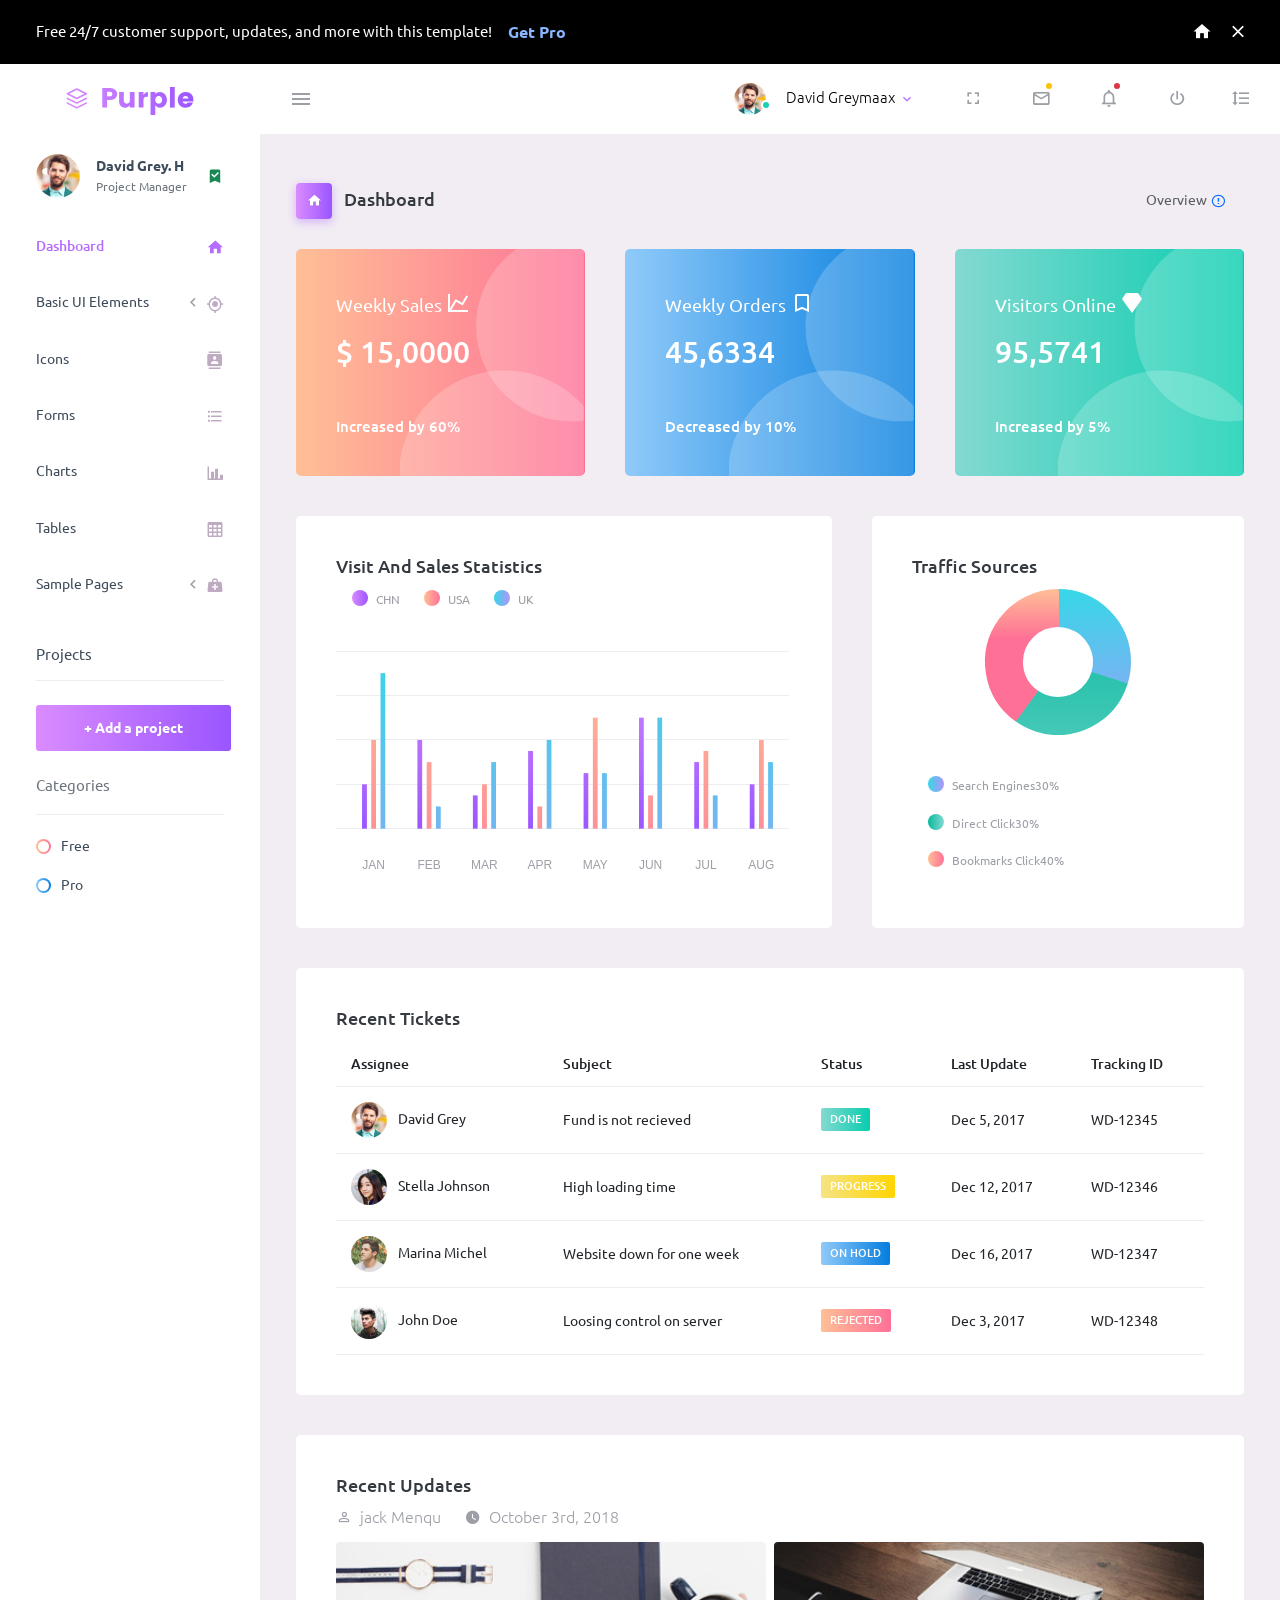
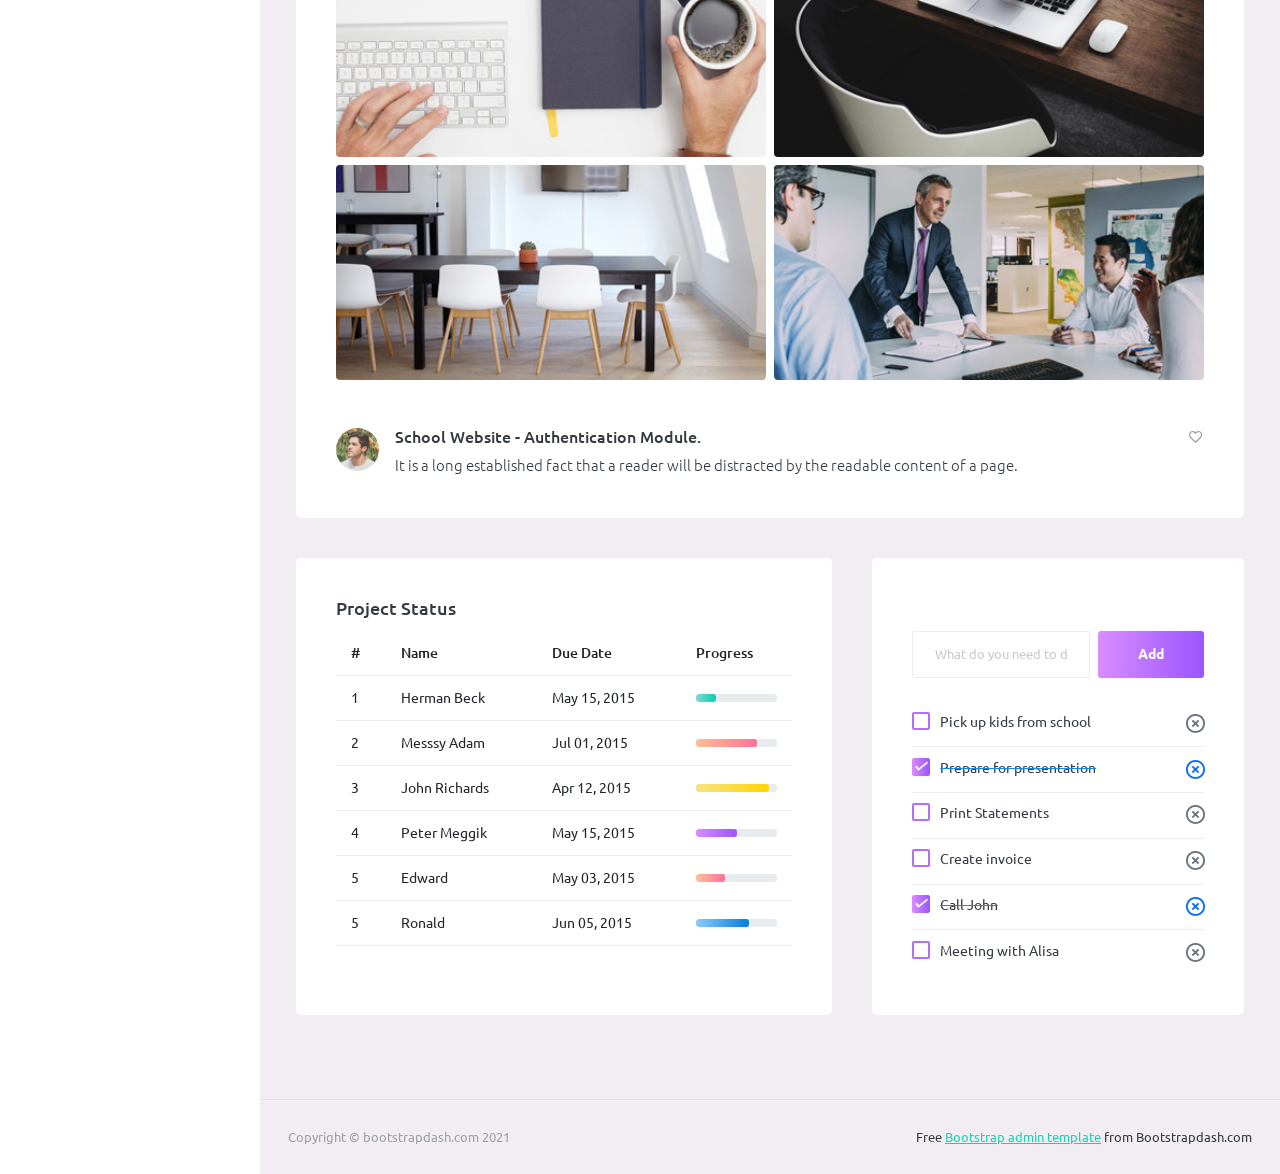
<file: wwwroot/LayoutAdmin/index.html>
<!DOCTYPE html>
<html lang="en">
  <head>
    <!-- Required meta tags -->
    <meta charset="utf-8">
    <meta name="viewport" content="width=device-width, initial-scale=1, shrink-to-fit=no">
    <title>Purple Admin</title>
    <!-- plugins:css -->
    <link rel="stylesheet" href="assets/vendors/mdi/css/materialdesignicons.min.css">
    <link rel="stylesheet" href="assets/vendors/css/vendor.bundle.base.css">
    <!-- endinject -->
    <!-- Plugin css for this page -->
    <!-- End plugin css for this page -->
    <!-- inject:css -->
    <!-- endinject -->
    <!-- Layout styles -->
    <link rel="stylesheet" href="assets/css/style.css">
    <!-- End layout styles -->
    <link rel="shortcut icon" href="assets/images/favicon.ico" />
  </head>
  <body>
    <div class="container-scroller">
      <div class="row p-0 m-0 proBanner" id="proBanner">
        <div class="col-md-12 p-0 m-0">
          <div class="card-body card-body-padding d-flex align-items-center justify-content-between">
            <div class="ps-lg-1">
              <div class="d-flex align-items-center justify-content-between">
                <p class="mb-0 font-weight-medium me-3 buy-now-text">Free 24/7 customer support, updates, and more with this template!</p>
                <a href="https://www.bootstrapdash.com/product/purple-bootstrap-admin-template/?utm_source=organic&utm_medium=banner&utm_campaign=buynow_demo" target="_blank" class="btn me-2 buy-now-btn border-0">Get Pro</a>
              </div>
            </div>
            <div class="d-flex align-items-center justify-content-between">
              <a href="https://www.bootstrapdash.com/product/purple-bootstrap-admin-template/"><i class="mdi mdi-home me-3 text-white"></i></a>
              <button id="bannerClose" class="btn border-0 p-0">
                <i class="mdi mdi-close text-white me-0"></i>
              </button>
            </div>
          </div>
        </div>
      </div>
      <!-- partial:partials/_navbar.html -->
      <nav class="navbar default-layout-navbar col-lg-12 col-12 p-0 fixed-top d-flex flex-row">
        <div class="text-center navbar-brand-wrapper d-flex align-items-center justify-content-center">
          <a class="navbar-brand brand-logo" href="index.html"><img src="assets/images/logo.svg" alt="logo" /></a>
          <a class="navbar-brand brand-logo-mini" href="index.html"><img src="assets/images/logo-mini.svg" alt="logo" /></a>
        </div>
        <div class="navbar-menu-wrapper d-flex align-items-stretch">
          <button class="navbar-toggler navbar-toggler align-self-center" type="button" data-toggle="minimize">
            <span class="mdi mdi-menu"></span>
          </button>
          
          <ul class="navbar-nav navbar-nav-right">
            <li class="nav-item nav-profile dropdown">
              <a class="nav-link dropdown-toggle" id="profileDropdown" href="#" data-bs-toggle="dropdown" aria-expanded="false">
                <div class="nav-profile-img">
                  <img src="assets/images/faces/face1.jpg" alt="image">
                  <span class="availability-status online"></span>
                </div>
                <div class="nav-profile-text">
                  <p class="mb-1 text-black">David Greymaax</p>
                </div>
              </a>
              <div class="dropdown-menu navbar-dropdown" aria-labelledby="profileDropdown">
                <a class="dropdown-item" href="#">
                  <i class="mdi mdi-cached me-2 text-success"></i> Activity Log </a>
                <div class="dropdown-divider"></div>
                <a class="dropdown-item" href="#">
                  <i class="mdi mdi-logout me-2 text-primary"></i> Signout </a>
              </div>
            </li>
            <li class="nav-item d-none d-lg-block full-screen-link">
              <a class="nav-link">
                <i class="mdi mdi-fullscreen" id="fullscreen-button"></i>
              </a>
            </li>
            <li class="nav-item dropdown">
              <a class="nav-link count-indicator dropdown-toggle" id="messageDropdown" href="#" data-bs-toggle="dropdown" aria-expanded="false">
                <i class="mdi mdi-email-outline"></i>
                <span class="count-symbol bg-warning"></span>
              </a>
              <div class="dropdown-menu dropdown-menu-right navbar-dropdown preview-list" aria-labelledby="messageDropdown">
                <h6 class="p-3 mb-0">Messages</h6>
                <div class="dropdown-divider"></div>
                <a class="dropdown-item preview-item">
                  <div class="preview-thumbnail">
                    <img src="assets/images/faces/face4.jpg" alt="image" class="profile-pic">
                  </div>
                  <div class="preview-item-content d-flex align-items-start flex-column justify-content-center">
                    <h6 class="preview-subject ellipsis mb-1 font-weight-normal">Mark send you a message</h6>
                    <p class="text-gray mb-0"> 1 Minutes ago </p>
                  </div>
                </a>
                <div class="dropdown-divider"></div>
                <a class="dropdown-item preview-item">
                  <div class="preview-thumbnail">
                    <img src="assets/images/faces/face2.jpg" alt="image" class="profile-pic">
                  </div>
                  <div class="preview-item-content d-flex align-items-start flex-column justify-content-center">
                    <h6 class="preview-subject ellipsis mb-1 font-weight-normal">Cregh send you a message</h6>
                    <p class="text-gray mb-0"> 15 Minutes ago </p>
                  </div>
                </a>
                <div class="dropdown-divider"></div>
                <a class="dropdown-item preview-item">
                  <div class="preview-thumbnail">
                    <img src="assets/images/faces/face3.jpg" alt="image" class="profile-pic">
                  </div>
                  <div class="preview-item-content d-flex align-items-start flex-column justify-content-center">
                    <h6 class="preview-subject ellipsis mb-1 font-weight-normal">Profile picture updated</h6>
                    <p class="text-gray mb-0"> 18 Minutes ago </p>
                  </div>
                </a>
                <div class="dropdown-divider"></div>
                <h6 class="p-3 mb-0 text-center">4 new messages</h6>
              </div>
            </li>
            <li class="nav-item dropdown">
              <a class="nav-link count-indicator dropdown-toggle" id="notificationDropdown" href="#" data-bs-toggle="dropdown">
                <i class="mdi mdi-bell-outline"></i>
                <span class="count-symbol bg-danger"></span>
              </a>
              <div class="dropdown-menu dropdown-menu-right navbar-dropdown preview-list" aria-labelledby="notificationDropdown">
                <h6 class="p-3 mb-0">Notifications</h6>
                <div class="dropdown-divider"></div>
                <a class="dropdown-item preview-item">
                  <div class="preview-thumbnail">
                    <div class="preview-icon bg-success">
                      <i class="mdi mdi-calendar"></i>
                    </div>
                  </div>
                  <div class="preview-item-content d-flex align-items-start flex-column justify-content-center">
                    <h6 class="preview-subject font-weight-normal mb-1">Event today</h6>
                    <p class="text-gray ellipsis mb-0"> Just a reminder that you have an event today </p>
                  </div>
                </a>
                <div class="dropdown-divider"></div>
                <a class="dropdown-item preview-item">
                  <div class="preview-thumbnail">
                    <div class="preview-icon bg-warning">
                      <i class="mdi mdi-settings"></i>
                    </div>
                  </div>
                  <div class="preview-item-content d-flex align-items-start flex-column justify-content-center">
                    <h6 class="preview-subject font-weight-normal mb-1">Settings</h6>
                    <p class="text-gray ellipsis mb-0"> Update dashboard </p>
                  </div>
                </a>
                <div class="dropdown-divider"></div>
                <a class="dropdown-item preview-item">
                  <div class="preview-thumbnail">
                    <div class="preview-icon bg-info">
                      <i class="mdi mdi-link-variant"></i>
                    </div>
                  </div>
                  <div class="preview-item-content d-flex align-items-start flex-column justify-content-center">
                    <h6 class="preview-subject font-weight-normal mb-1">Launch Admin</h6>
                    <p class="text-gray ellipsis mb-0"> New admin wow! </p>
                  </div>
                </a>
                <div class="dropdown-divider"></div>
                <h6 class="p-3 mb-0 text-center">See all notifications</h6>
              </div>
            </li>
            <li class="nav-item nav-logout d-none d-lg-block">
              <a class="nav-link" href="#">
                <i class="mdi mdi-power"></i>
              </a>
            </li>
            <li class="nav-item nav-settings d-none d-lg-block">
              <a class="nav-link" href="#">
                <i class="mdi mdi-format-line-spacing"></i>
              </a>
            </li>
          </ul>
          <button class="navbar-toggler navbar-toggler-right d-lg-none align-self-center" type="button" data-toggle="offcanvas">
            <span class="mdi mdi-menu"></span>
          </button>
        </div>
      </nav>
      <!-- partial -->
      <div class="container-fluid page-body-wrapper">
        <!-- partial:partials/_sidebar.html -->
        <nav class="sidebar sidebar-offcanvas" id="sidebar">
          <ul class="nav">
            <li class="nav-item nav-profile">
              <a href="#" class="nav-link">
                <div class="nav-profile-image">
                  <img src="assets/images/faces/face1.jpg" alt="profile">
                  <span class="login-status online"></span>
                  <!--change to offline or busy as needed-->
                </div>
                <div class="nav-profile-text d-flex flex-column">
                  <span class="font-weight-bold mb-2">David Grey. H</span>
                  <span class="text-secondary text-small">Project Manager</span>
                </div>
                <i class="mdi mdi-bookmark-check text-success nav-profile-badge"></i>
              </a>
            </li>
            <li class="nav-item">
              <a class="nav-link" href="../LayoutAdmin/index.html">
                <span class="menu-title">Dashboard</span>
                <i class="mdi mdi-home menu-icon"></i>
              </a>
            </li>
            <li class="nav-item">
              <a class="nav-link" data-bs-toggle="collapse" href="#ui-basic" aria-expanded="false" aria-controls="ui-basic">
                <span class="menu-title">Basic UI Elements</span>
                <i class="menu-arrow"></i>
                <i class="mdi mdi-crosshairs-gps menu-icon"></i>
              </a>
              <div class="collapse" id="ui-basic">
                <ul class="nav flex-column sub-menu">
                  <li class="nav-item"> <a class="nav-link" href="pages/ui-features/buttons.html">Buttons</a></li>
                  <li class="nav-item"> <a class="nav-link" href="pages/ui-features/typography.html">Typography</a></li>
                </ul>
              </div>
            </li>
            <li class="nav-item">
              <a class="nav-link" href="pages/icons/mdi.html">
                <span class="menu-title">Icons</span>
                <i class="mdi mdi-contacts menu-icon"></i>
              </a>
            </li>
            <li class="nav-item">
              <a class="nav-link" href="pages/forms/basic_elements.html">
                <span class="menu-title">Forms</span>
                <i class="mdi mdi-format-list-bulleted menu-icon"></i>
              </a>
            </li>
            <li class="nav-item">
              <a class="nav-link" href="pages/charts/chartjs.html">
                <span class="menu-title">Charts</span>
                <i class="mdi mdi-chart-bar menu-icon"></i>
              </a>
            </li>
            <li class="nav-item">
              <a class="nav-link" href="pages/tables/basic-table.html">
                <span class="menu-title">Tables</span>
                <i class="mdi mdi-table-large menu-icon"></i>
              </a>
            </li>
            <li class="nav-item">
              <a class="nav-link" data-bs-toggle="collapse" href="#general-pages" aria-expanded="false" aria-controls="general-pages">
                <span class="menu-title">Sample Pages</span>
                <i class="menu-arrow"></i>
                <i class="mdi mdi-medical-bag menu-icon"></i>
              </a>
              <div class="collapse" id="general-pages">
                <ul class="nav flex-column sub-menu">
                  <li class="nav-item"> <a class="nav-link" href="pages/samples/blank-page.html"> Blank Page </a></li>
                  <li class="nav-item"> <a class="nav-link" href="pages/samples/login.html"> Login </a></li>
                  <li class="nav-item"> <a class="nav-link" href="pages/samples/register.html"> Register </a></li>
                  <li class="nav-item"> <a class="nav-link" href="pages/samples/error-404.html"> 404 </a></li>
                  <li class="nav-item"> <a class="nav-link" href="pages/samples/error-500.html"> 500 </a></li>
                </ul>
              </div>
            </li>
            <li class="nav-item sidebar-actions">
              <span class="nav-link">
                <div class="border-bottom">
                  <h6 class="font-weight-normal mb-3">Projects</h6>
                </div>
                <button class="btn btn-block btn-lg btn-gradient-primary mt-4">+ Add a project</button>
                <div class="mt-4">
                  <div class="border-bottom">
                    <p class="text-secondary">Categories</p>
                  </div>
                  <ul class="gradient-bullet-list mt-4">
                    <li>Free</li>
                    <li>Pro</li>
                  </ul>
                </div>
              </span>
            </li>
          </ul>
        </nav>
        <!-- partial -->
        <div class="main-panel">
          <div class="content-wrapper">
            <div class="page-header">
              <h3 class="page-title">
                <span class="page-title-icon bg-gradient-primary text-white me-2">
                  <i class="mdi mdi-home"></i>
                </span> Dashboard
              </h3>
              <nav aria-label="breadcrumb">
                <ul class="breadcrumb">
                  <li class="breadcrumb-item active" aria-current="page">
                    <span></span>Overview <i class="mdi mdi-alert-circle-outline icon-sm text-primary align-middle"></i>
                  </li>
                </ul>
              </nav>
            </div>
            <div class="row">
              <div class="col-md-4 stretch-card grid-margin">
                <div class="card bg-gradient-danger card-img-holder text-white">
                  <div class="card-body">
                    <img src="assets/images/dashboard/circle.svg" class="card-img-absolute" alt="circle-image" />
                    <h4 class="font-weight-normal mb-3">Weekly Sales <i class="mdi mdi-chart-line mdi-24px float-right"></i>
                    </h4>
                    <h2 class="mb-5">$ 15,0000</h2>
                    <h6 class="card-text">Increased by 60%</h6>
                  </div>
                </div>
              </div>
              <div class="col-md-4 stretch-card grid-margin">
                <div class="card bg-gradient-info card-img-holder text-white">
                  <div class="card-body">
                    <img src="assets/images/dashboard/circle.svg" class="card-img-absolute" alt="circle-image" />
                    <h4 class="font-weight-normal mb-3">Weekly Orders <i class="mdi mdi-bookmark-outline mdi-24px float-right"></i>
                    </h4>
                    <h2 class="mb-5">45,6334</h2>
                    <h6 class="card-text">Decreased by 10%</h6>
                  </div>
                </div>
              </div>
              <div class="col-md-4 stretch-card grid-margin">
                <div class="card bg-gradient-success card-img-holder text-white">
                  <div class="card-body">
                    <img src="assets/images/dashboard/circle.svg" class="card-img-absolute" alt="circle-image" />
                    <h4 class="font-weight-normal mb-3">Visitors Online <i class="mdi mdi-diamond mdi-24px float-right"></i>
                    </h4>
                    <h2 class="mb-5">95,5741</h2>
                    <h6 class="card-text">Increased by 5%</h6>
                  </div>
                </div>
              </div>
            </div>
            <div class="row">
              <div class="col-md-7 grid-margin stretch-card">
                <div class="card">
                  <div class="card-body">
                    <div class="clearfix">
                      <h4 class="card-title float-left">Visit And Sales Statistics</h4>
                      <div id="visit-sale-chart-legend" class="rounded-legend legend-horizontal legend-top-right float-right"></div>
                    </div>
                    <canvas id="visit-sale-chart" class="mt-4"></canvas>
                  </div>
                </div>
              </div>
              <div class="col-md-5 grid-margin stretch-card">
                <div class="card">
                  <div class="card-body">
                    <h4 class="card-title">Traffic Sources</h4>
                    <canvas id="traffic-chart"></canvas>
                    <div id="traffic-chart-legend" class="rounded-legend legend-vertical legend-bottom-left pt-4"></div>
                  </div>
                </div>
              </div>
            </div>
            <div class="row">
              <div class="col-12 grid-margin">
                <div class="card">
                  <div class="card-body">
                    <h4 class="card-title">Recent Tickets</h4>
                    <div class="table-responsive">
                      <table class="table">
                        <thead>
                          <tr>
                            <th> Assignee </th>
                            <th> Subject </th>
                            <th> Status </th>
                            <th> Last Update </th>
                            <th> Tracking ID </th>
                          </tr>
                        </thead>
                        <tbody>
                          <tr>
                            <td>
                              <img src="assets/images/faces/face1.jpg" class="me-2" alt="image"> David Grey
                            </td>
                            <td> Fund is not recieved </td>
                            <td>
                              <label class="badge badge-gradient-success">DONE</label>
                            </td>
                            <td> Dec 5, 2017 </td>
                            <td> WD-12345 </td>
                          </tr>
                          <tr>
                            <td>
                              <img src="assets/images/faces/face2.jpg" class="me-2" alt="image"> Stella Johnson
                            </td>
                            <td> High loading time </td>
                            <td>
                              <label class="badge badge-gradient-warning">PROGRESS</label>
                            </td>
                            <td> Dec 12, 2017 </td>
                            <td> WD-12346 </td>
                          </tr>
                          <tr>
                            <td>
                              <img src="assets/images/faces/face3.jpg" class="me-2" alt="image"> Marina Michel
                            </td>
                            <td> Website down for one week </td>
                            <td>
                              <label class="badge badge-gradient-info">ON HOLD</label>
                            </td>
                            <td> Dec 16, 2017 </td>
                            <td> WD-12347 </td>
                          </tr>
                          <tr>
                            <td>
                              <img src="assets/images/faces/face4.jpg" class="me-2" alt="image"> John Doe
                            </td>
                            <td> Loosing control on server </td>
                            <td>
                              <label class="badge badge-gradient-danger">REJECTED</label>
                            </td>
                            <td> Dec 3, 2017 </td>
                            <td> WD-12348 </td>
                          </tr>
                        </tbody>
                      </table>
                    </div>
                  </div>
                </div>
              </div>
            </div>
            <div class="row">
              <div class="col-12 grid-margin stretch-card">
                <div class="card">
                  <div class="card-body">
                    <h4 class="card-title">Recent Updates</h4>
                    <div class="d-flex">
                      <div class="d-flex align-items-center me-4 text-muted font-weight-light">
                        <i class="mdi mdi-account-outline icon-sm me-2"></i>
                        <span>jack Menqu</span>
                      </div>
                      <div class="d-flex align-items-center text-muted font-weight-light">
                        <i class="mdi mdi-clock icon-sm me-2"></i>
                        <span>October 3rd, 2018</span>
                      </div>
                    </div>
                    <div class="row mt-3">
                      <div class="col-6 pe-1">
                        <img src="assets/images/dashboard/img_1.jpg" class="mb-2 mw-100 w-100 rounded" alt="image">
                        <img src="assets/images/dashboard/img_4.jpg" class="mw-100 w-100 rounded" alt="image">
                      </div>
                      <div class="col-6 ps-1">
                        <img src="assets/images/dashboard/img_2.jpg" class="mb-2 mw-100 w-100 rounded" alt="image">
                        <img src="assets/images/dashboard/img_3.jpg" class="mw-100 w-100 rounded" alt="image">
                      </div>
                    </div>
                    <div class="d-flex mt-5 align-items-top">
                      <img src="assets/images/faces/face3.jpg" class="img-sm rounded-circle me-3" alt="image">
                      <div class="mb-0 flex-grow">
                        <h5 class="me-2 mb-2">School Website - Authentication Module.</h5>
                        <p class="mb-0 font-weight-light">It is a long established fact that a reader will be distracted by the readable content of a page.</p>
                      </div>
                      <div class="ms-auto">
                        <i class="mdi mdi-heart-outline text-muted"></i>
                      </div>
                    </div>
                  </div>
                </div>
              </div>
            </div>
            <div class="row">
              <div class="col-md-7 grid-margin stretch-card">
                <div class="card">
                  <div class="card-body">
                    <h4 class="card-title">Project Status</h4>
                    <div class="table-responsive">
                      <table class="table">
                        <thead>
                          <tr>
                            <th> # </th>
                            <th> Name </th>
                            <th> Due Date </th>
                            <th> Progress </th>
                          </tr>
                        </thead>
                        <tbody>
                          <tr>
                            <td> 1 </td>
                            <td> Herman Beck </td>
                            <td> May 15, 2015 </td>
                            <td>
                              <div class="progress">
                                <div class="progress-bar bg-gradient-success" role="progressbar" style="width: 25%" aria-valuenow="25" aria-valuemin="0" aria-valuemax="100"></div>
                              </div>
                            </td>
                          </tr>
                          <tr>
                            <td> 2 </td>
                            <td> Messsy Adam </td>
                            <td> Jul 01, 2015 </td>
                            <td>
                              <div class="progress">
                                <div class="progress-bar bg-gradient-danger" role="progressbar" style="width: 75%" aria-valuenow="75" aria-valuemin="0" aria-valuemax="100"></div>
                              </div>
                            </td>
                          </tr>
                          <tr>
                            <td> 3 </td>
                            <td> John Richards </td>
                            <td> Apr 12, 2015 </td>
                            <td>
                              <div class="progress">
                                <div class="progress-bar bg-gradient-warning" role="progressbar" style="width: 90%" aria-valuenow="90" aria-valuemin="0" aria-valuemax="100"></div>
                              </div>
                            </td>
                          </tr>
                          <tr>
                            <td> 4 </td>
                            <td> Peter Meggik </td>
                            <td> May 15, 2015 </td>
                            <td>
                              <div class="progress">
                                <div class="progress-bar bg-gradient-primary" role="progressbar" style="width: 50%" aria-valuenow="50" aria-valuemin="0" aria-valuemax="100"></div>
                              </div>
                            </td>
                          </tr>
                          <tr>
                            <td> 5 </td>
                            <td> Edward </td>
                            <td> May 03, 2015 </td>
                            <td>
                              <div class="progress">
                                <div class="progress-bar bg-gradient-danger" role="progressbar" style="width: 35%" aria-valuenow="35" aria-valuemin="0" aria-valuemax="100"></div>
                              </div>
                            </td>
                          </tr>
                          <tr>
                            <td> 5 </td>
                            <td> Ronald </td>
                            <td> Jun 05, 2015 </td>
                            <td>
                              <div class="progress">
                                <div class="progress-bar bg-gradient-info" role="progressbar" style="width: 65%" aria-valuenow="65" aria-valuemin="0" aria-valuemax="100"></div>
                              </div>
                            </td>
                          </tr>
                        </tbody>
                      </table>
                    </div>
                  </div>
                </div>
              </div>
              <div class="col-md-5 grid-margin stretch-card">
                <div class="card">
                  <div class="card-body">
                    <h4 class="card-title text-white">Todo</h4>
                    <div class="add-items d-flex">
                      <input type="text" class="form-control todo-list-input" placeholder="What do you need to do today?">
                      <button class="add btn btn-gradient-primary font-weight-bold todo-list-add-btn" id="add-task">Add</button>
                    </div>
                    <div class="list-wrapper">
                      <ul class="d-flex flex-column-reverse todo-list todo-list-custom">
                        <li>
                          <div class="form-check">
                            <label class="form-check-label">
                              <input class="checkbox" type="checkbox"> Meeting with Alisa </label>
                          </div>
                          <i class="remove mdi mdi-close-circle-outline"></i>
                        </li>
                        <li class="completed">
                          <div class="form-check">
                            <label class="form-check-label">
                              <input class="checkbox" type="checkbox" checked> Call John </label>
                          </div>
                          <i class="remove mdi mdi-close-circle-outline"></i>
                        </li>
                        <li>
                          <div class="form-check">
                            <label class="form-check-label">
                              <input class="checkbox" type="checkbox"> Create invoice </label>
                          </div>
                          <i class="remove mdi mdi-close-circle-outline"></i>
                        </li>
                        <li>
                          <div class="form-check">
                            <label class="form-check-label">
                              <input class="checkbox" type="checkbox"> Print Statements </label>
                          </div>
                          <i class="remove mdi mdi-close-circle-outline"></i>
                        </li>
                        <li class="completed">
                          <div class="form-check">
                            <label class="form-check-label">
                              <input class="checkbox" type="checkbox" checked> Prepare for presentation </label>
                          </div>
                          <i class="remove mdi mdi-close-circle-outline"></i>
                        </li>
                        <li>
                          <div class="form-check">
                            <label class="form-check-label">
                              <input class="checkbox" type="checkbox"> Pick up kids from school </label>
                          </div>
                          <i class="remove mdi mdi-close-circle-outline"></i>
                        </li>
                      </ul>
                    </div>
                  </div>
                </div>
              </div>
            </div>
          </div>
          <!-- content-wrapper ends -->
          <!-- partial:partials/_footer.html -->
          <footer class="footer">
            <div class="container-fluid d-flex justify-content-between">
              <span class="text-muted d-block text-center text-sm-start d-sm-inline-block">Copyright © bootstrapdash.com 2021</span>
              <span class="float-none float-sm-end mt-1 mt-sm-0 text-end"> Free <a href="https://www.bootstrapdash.com/bootstrap-admin-template/" target="_blank">Bootstrap admin template</a> from Bootstrapdash.com</span>
            </div>
          </footer>
          <!-- partial -->
        </div>
        <!-- main-panel ends -->
      </div>
      <!-- page-body-wrapper ends -->
    </div>
    <!-- container-scroller -->
    <!-- plugins:js -->
    <script src="assets/vendors/js/vendor.bundle.base.js"></script>
    <!-- endinject -->
    <!-- Plugin js for this page -->
    <script src="assets/vendors/chart.js/Chart.min.js"></script>
    <script src="assets/js/jquery.cookie.js" type="text/javascript"></script>
    <!-- End plugin js for this page -->
    <!-- inject:js -->
    <script src="assets/js/off-canvas.js"></script>
    <script src="assets/js/hoverable-collapse.js"></script>
    <script src="assets/js/misc.js"></script>
    <!-- endinject -->
    <!-- Custom js for this page -->
    <script src="assets/js/dashboard.js"></script>
    <script src="assets/js/todolist.js"></script>
    <!-- End custom js for this page -->
  </body>
</html>
</file>
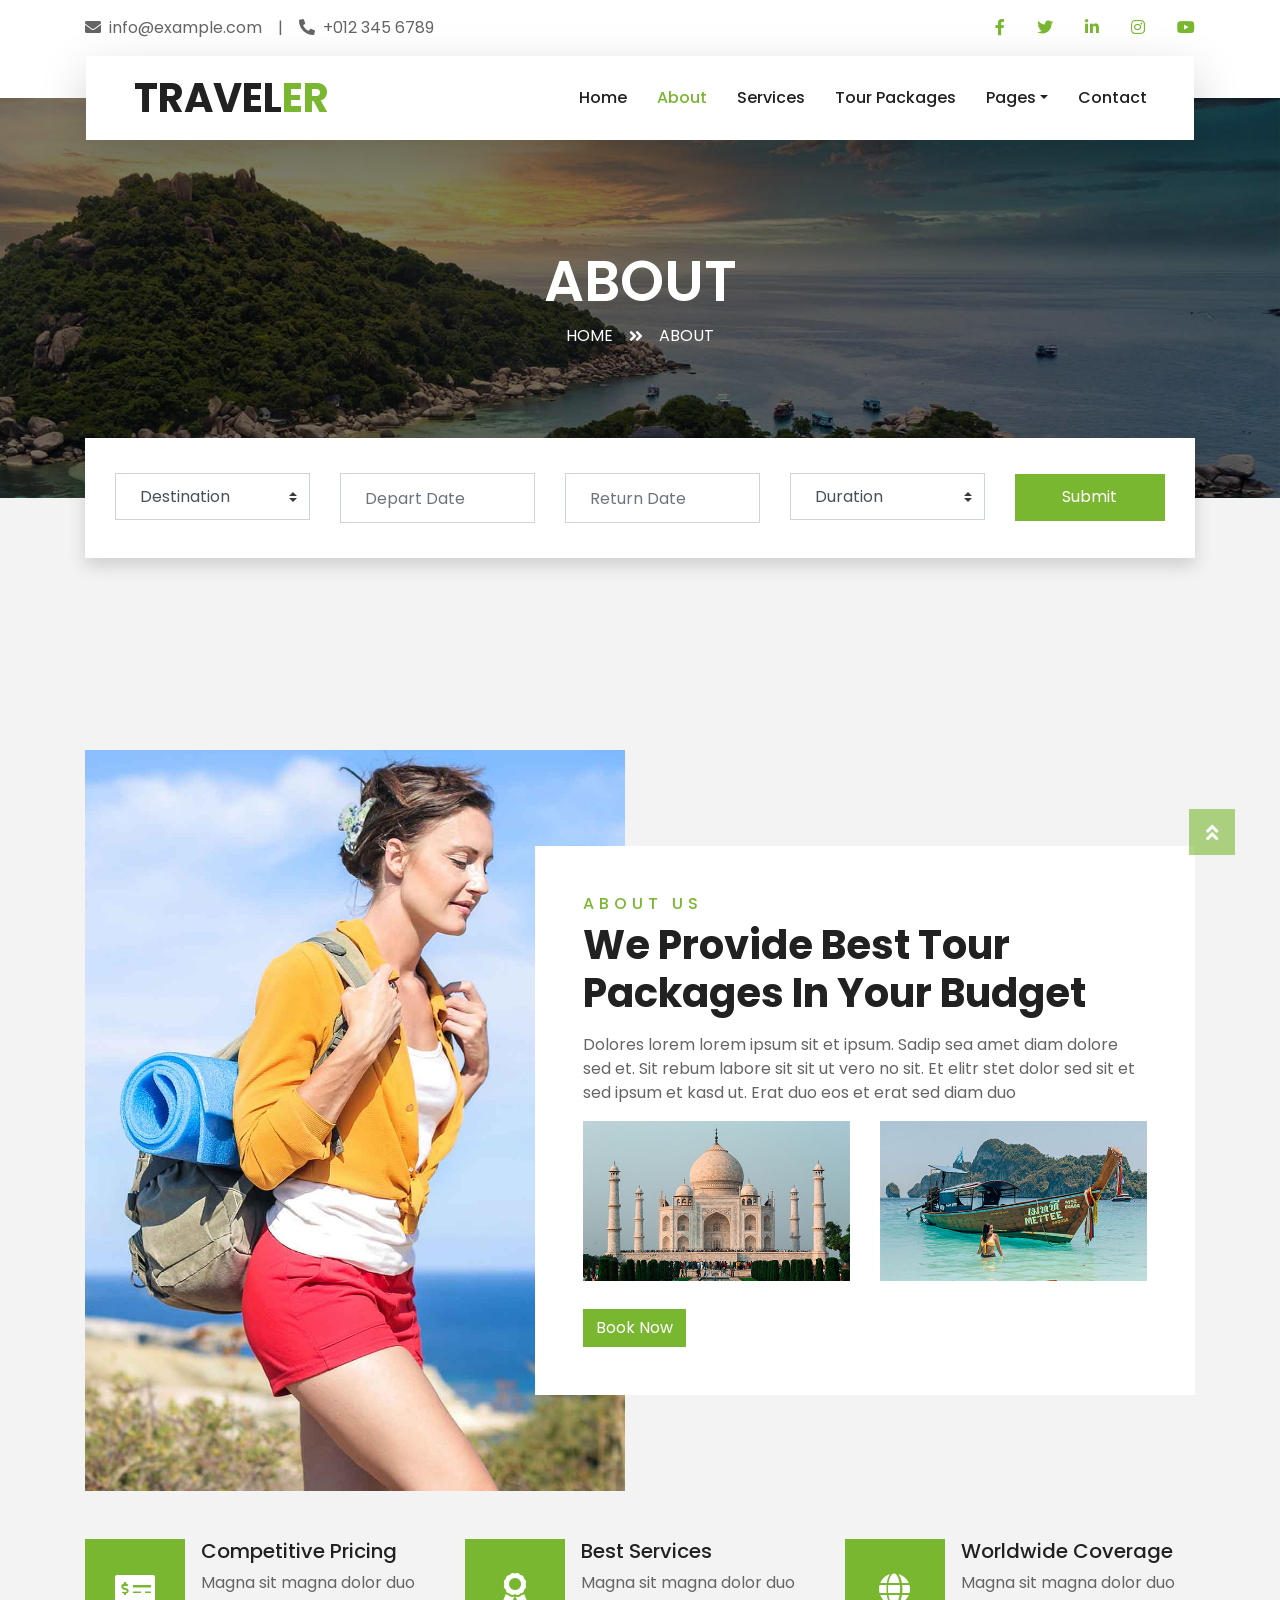
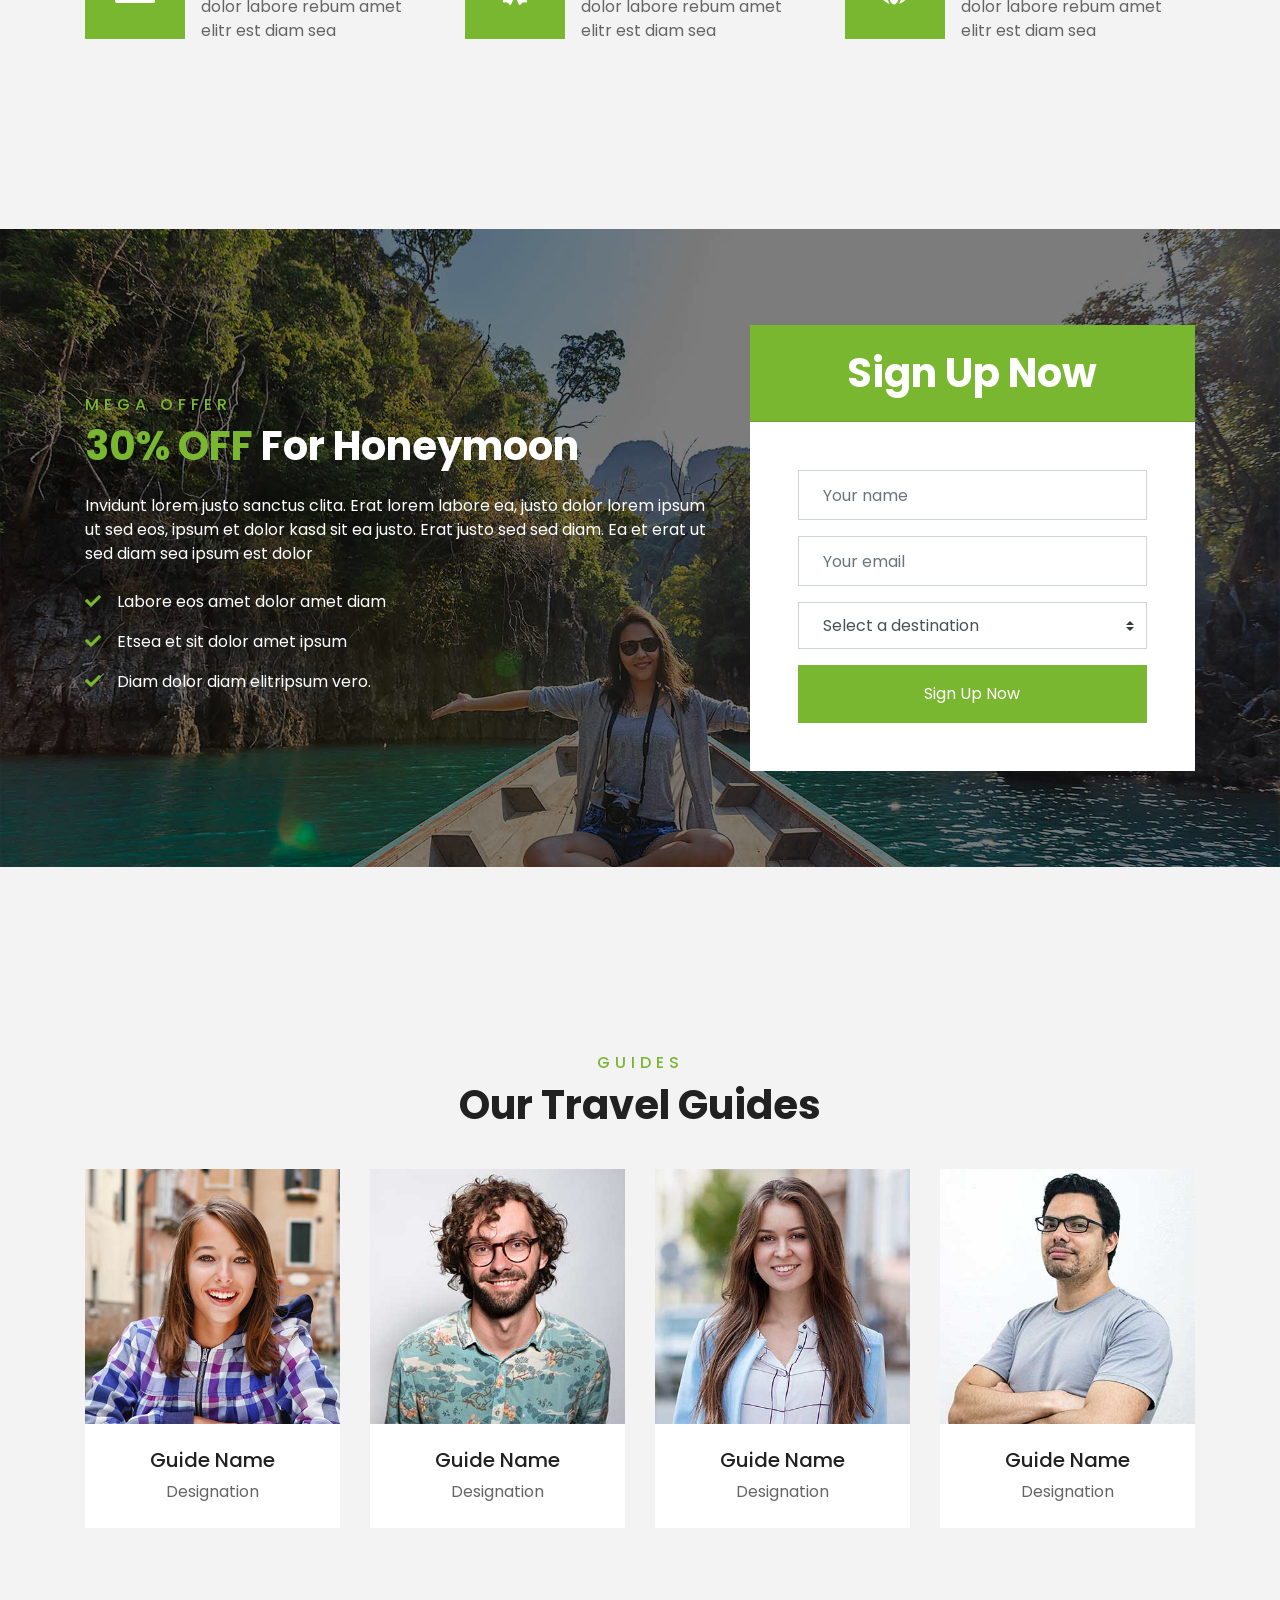
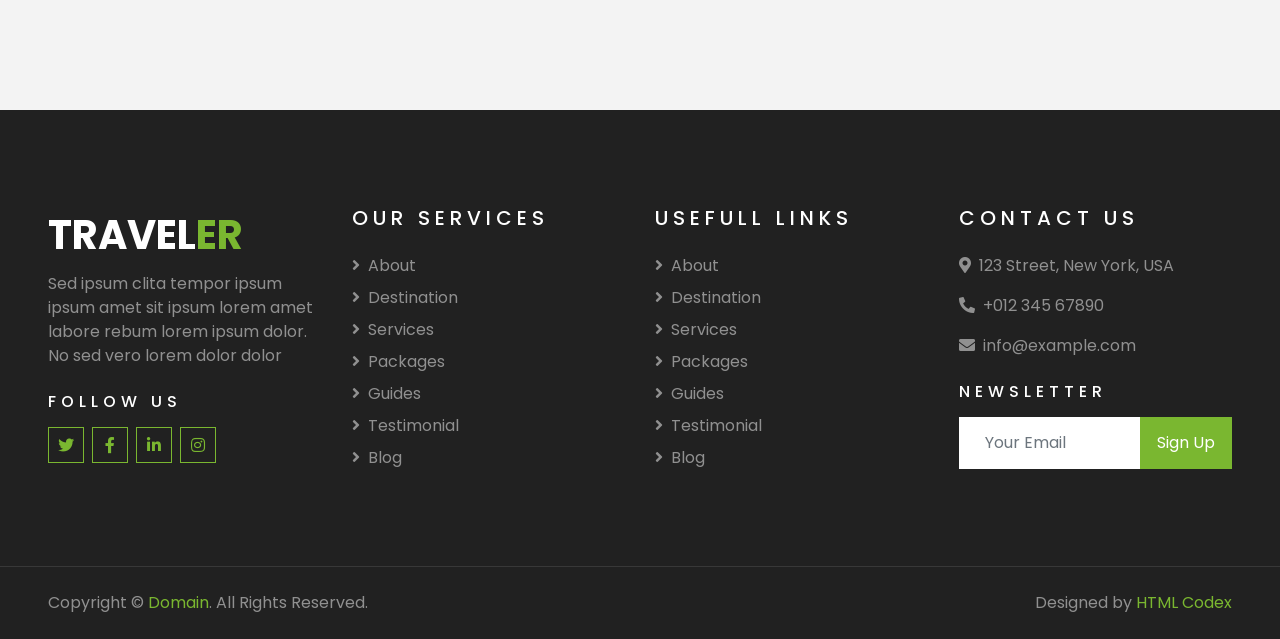
<file: wwwroot/LayoutWNT/about.html>
<!DOCTYPE html>
<html lang="en">

<head>
    <meta charset="utf-8">
    <title>TRAVELER - Free Travel Website Template</title>
    <meta content="width=device-width, initial-scale=1.0" name="viewport">
    <meta content="Free HTML Templates" name="keywords">
    <meta content="Free HTML Templates" name="description">

    <!-- Favicon -->
    <link href="img/favicon.ico" rel="icon">

    <!-- Google Web Fonts -->
    <link rel="preconnect" href="https://fonts.gstatic.com">
    <link href="https://fonts.googleapis.com/css2?family=Poppins:wght@400;500;600;700&display=swap" rel="stylesheet"> 

    <!-- Font Awesome -->
    <link href="https://cdnjs.cloudflare.com/ajax/libs/font-awesome/5.10.0/css/all.min.css" rel="stylesheet">

    <!-- Libraries Stylesheet -->
    <link href="lib/owlcarousel/assets/owl.carousel.min.css" rel="stylesheet">
    <link href="lib/tempusdominus/css/tempusdominus-bootstrap-4.min.css" rel="stylesheet" />

    <!-- Customized Bootstrap Stylesheet -->
    <link href="css/style.css" rel="stylesheet">
</head>

<body>
    <!-- Topbar Start -->
    <div class="container-fluid bg-light pt-3 d-none d-lg-block">
        <div class="container">
            <div class="row">
                <div class="col-lg-6 text-center text-lg-left mb-2 mb-lg-0">
                    <div class="d-inline-flex align-items-center">
                        <p><i class="fa fa-envelope mr-2"></i>info@example.com</p>
                        <p class="text-body px-3">|</p>
                        <p><i class="fa fa-phone-alt mr-2"></i>+012 345 6789</p>
                    </div>
                </div>
                <div class="col-lg-6 text-center text-lg-right">
                    <div class="d-inline-flex align-items-center">
                        <a class="text-primary px-3" href="">
                            <i class="fab fa-facebook-f"></i>
                        </a>
                        <a class="text-primary px-3" href="">
                            <i class="fab fa-twitter"></i>
                        </a>
                        <a class="text-primary px-3" href="">
                            <i class="fab fa-linkedin-in"></i>
                        </a>
                        <a class="text-primary px-3" href="">
                            <i class="fab fa-instagram"></i>
                        </a>
                        <a class="text-primary pl-3" href="">
                            <i class="fab fa-youtube"></i>
                        </a>
                    </div>
                </div>
            </div>
        </div>
    </div>
    <!-- Topbar End -->


    <!-- Navbar Start -->
    <div class="container-fluid position-relative nav-bar p-0">
        <div class="container-lg position-relative p-0 px-lg-3" style="z-index: 9;">
            <nav class="navbar navbar-expand-lg bg-light navbar-light shadow-lg py-3 py-lg-0 pl-3 pl-lg-5">
                <a href="" class="navbar-brand">
                    <h1 class="m-0 text-primary"><span class="text-dark">TRAVEL</span>ER</h1>
                </a>
                <button type="button" class="navbar-toggler" data-toggle="collapse" data-target="#navbarCollapse">
                    <span class="navbar-toggler-icon"></span>
                </button>
                <div class="collapse navbar-collapse justify-content-between px-3" id="navbarCollapse">
                    <div class="navbar-nav ml-auto py-0">
                        <a href="index.html" class="nav-item nav-link">Home</a>
                        <a href="about.html" class="nav-item nav-link active">About</a>
                        <a href="service.html" class="nav-item nav-link">Services</a>
                        <a href="package.html" class="nav-item nav-link">Tour Packages</a>
                        <div class="nav-item dropdown">
                            <a href="#" class="nav-link dropdown-toggle" data-toggle="dropdown">Pages</a>
                            <div class="dropdown-menu border-0 rounded-0 m-0">
                                <a href="blog.html" class="dropdown-item">Blog Grid</a>
                                <a href="single.html" class="dropdown-item">Blog Detail</a>
                                <a href="destination.html" class="dropdown-item">Destination</a>
                                <a href="guide.html" class="dropdown-item">Travel Guides</a>
                                <a href="testimonial.html" class="dropdown-item">Testimonial</a>
                            </div>
                        </div>
                        <a href="contact.html" class="nav-item nav-link">Contact</a>
                    </div>
                </div>
            </nav>
        </div>
    </div>
    <!-- Navbar End -->


    <!-- Header Start -->
    <div class="container-fluid page-header">
        <div class="container">
            <div class="d-flex flex-column align-items-center justify-content-center" style="min-height: 400px">
                <h3 class="display-4 text-white text-uppercase">About</h3>
                <div class="d-inline-flex text-white">
                    <p class="m-0 text-uppercase"><a class="text-white" href="">Home</a></p>
                    <i class="fa fa-angle-double-right pt-1 px-3"></i>
                    <p class="m-0 text-uppercase">About</p>
                </div>
            </div>
        </div>
    </div>
    <!-- Header End -->


    <!-- Booking Start -->
    <div class="container-fluid booking mt-5 pb-5">
        <div class="container pb-5">
            <div class="bg-light shadow" style="padding: 30px;">
                <div class="row align-items-center" style="min-height: 60px;">
                    <div class="col-md-10">
                        <div class="row">
                            <div class="col-md-3">
                                <div class="mb-3 mb-md-0">
                                    <select class="custom-select px-4" style="height: 47px;">
                                        <option selected>Destination</option>
                                        <option value="1">Destination 1</option>
                                        <option value="2">Destination 1</option>
                                        <option value="3">Destination 1</option>
                                    </select>
                                </div>
                            </div>
                            <div class="col-md-3">
                                <div class="mb-3 mb-md-0">
                                    <div class="date" id="date1" data-target-input="nearest">
                                        <input type="text" class="form-control p-4 datetimepicker-input" placeholder="Depart Date" data-target="#date1" data-toggle="datetimepicker"/>
                                    </div>
                                </div>
                            </div>
                            <div class="col-md-3">
                                <div class="mb-3 mb-md-0">
                                    <div class="date" id="date2" data-target-input="nearest">
                                        <input type="text" class="form-control p-4 datetimepicker-input" placeholder="Return Date" data-target="#date2" data-toggle="datetimepicker"/>
                                    </div>
                                </div>
                            </div>
                            <div class="col-md-3">
                                <div class="mb-3 mb-md-0">
                                    <select class="custom-select px-4" style="height: 47px;">
                                        <option selected>Duration</option>
                                        <option value="1">Duration 1</option>
                                        <option value="2">Duration 1</option>
                                        <option value="3">Duration 1</option>
                                    </select>
                                </div>
                            </div>
                        </div>
                    </div>
                    <div class="col-md-2">
                        <button class="btn btn-primary btn-block" type="submit" style="height: 47px; margin-top: -2px;">Submit</button>
                    </div>
                </div>
            </div>
        </div>
    </div>
    <!-- Booking End -->


    <!-- About Start -->
    <div class="container-fluid py-5">
        <div class="container pt-5">
            <div class="row">
                <div class="col-lg-6" style="min-height: 500px;">
                    <div class="position-relative h-100">
                        <img class="position-absolute w-100 h-100" src="img/about.jpg" style="object-fit: cover;">
                    </div>
                </div>
                <div class="col-lg-6 pt-5 pb-lg-5">
                    <div class="about-text bg-white p-4 p-lg-5 my-lg-5">
                        <h6 class="text-primary text-uppercase" style="letter-spacing: 5px;">About Us</h6>
                        <h1 class="mb-3">We Provide Best Tour Packages In Your Budget</h1>
                        <p>Dolores lorem lorem ipsum sit et ipsum. Sadip sea amet diam dolore sed et. Sit rebum labore sit sit ut vero no sit. Et elitr stet dolor sed sit et sed ipsum et kasd ut. Erat duo eos et erat sed diam duo</p>
                        <div class="row mb-4">
                            <div class="col-6">
                                <img class="img-fluid" src="img/about-1.jpg" alt="">
                            </div>
                            <div class="col-6">
                                <img class="img-fluid" src="img/about-2.jpg" alt="">
                            </div>
                        </div>
                        <a href="" class="btn btn-primary mt-1">Book Now</a>
                    </div>
                </div>
            </div>
        </div>
    </div>
    <!-- About End -->


    <!-- Feature Start -->
    <div class="container-fluid pb-5">
        <div class="container pb-5">
            <div class="row">
                <div class="col-md-4">
                    <div class="d-flex mb-4 mb-lg-0">
                        <div class="d-flex flex-shrink-0 align-items-center justify-content-center bg-primary mr-3" style="height: 100px; width: 100px;">
                            <i class="fa fa-2x fa-money-check-alt text-white"></i>
                        </div>
                        <div class="d-flex flex-column">
                            <h5 class="">Competitive Pricing</h5>
                            <p class="m-0">Magna sit magna dolor duo dolor labore rebum amet elitr est diam sea</p>
                        </div>
                    </div>
                </div>
                <div class="col-md-4">
                    <div class="d-flex mb-4 mb-lg-0">
                        <div class="d-flex flex-shrink-0 align-items-center justify-content-center bg-primary mr-3" style="height: 100px; width: 100px;">
                            <i class="fa fa-2x fa-award text-white"></i>
                        </div>
                        <div class="d-flex flex-column">
                            <h5 class="">Best Services</h5>
                            <p class="m-0">Magna sit magna dolor duo dolor labore rebum amet elitr est diam sea</p>
                        </div>
                    </div>
                </div>
                <div class="col-md-4">
                    <div class="d-flex mb-4 mb-lg-0">
                        <div class="d-flex flex-shrink-0 align-items-center justify-content-center bg-primary mr-3" style="height: 100px; width: 100px;">
                            <i class="fa fa-2x fa-globe text-white"></i>
                        </div>
                        <div class="d-flex flex-column">
                            <h5 class="">Worldwide Coverage</h5>
                            <p class="m-0">Magna sit magna dolor duo dolor labore rebum amet elitr est diam sea</p>
                        </div>
                    </div>
                </div>
            </div>
        </div>
    </div>
    <!-- Feature End -->


    <!-- Registration Start -->
    <div class="container-fluid bg-registration py-5" style="margin: 90px 0;">
        <div class="container py-5">
            <div class="row align-items-center">
                <div class="col-lg-7 mb-5 mb-lg-0">
                    <div class="mb-4">
                        <h6 class="text-primary text-uppercase" style="letter-spacing: 5px;">Mega Offer</h6>
                        <h1 class="text-white"><span class="text-primary">30% OFF</span> For Honeymoon</h1>
                    </div>
                    <p class="text-white">Invidunt lorem justo sanctus clita. Erat lorem labore ea, justo dolor lorem ipsum ut sed eos,
                        ipsum et dolor kasd sit ea justo. Erat justo sed sed diam. Ea et erat ut sed diam sea ipsum est
                        dolor</p>
                    <ul class="list-inline text-white m-0">
                        <li class="py-2"><i class="fa fa-check text-primary mr-3"></i>Labore eos amet dolor amet diam</li>
                        <li class="py-2"><i class="fa fa-check text-primary mr-3"></i>Etsea et sit dolor amet ipsum</li>
                        <li class="py-2"><i class="fa fa-check text-primary mr-3"></i>Diam dolor diam elitripsum vero.</li>
                    </ul>
                </div>
                <div class="col-lg-5">
                    <div class="card border-0">
                        <div class="card-header bg-primary text-center p-4">
                            <h1 class="text-white m-0">Sign Up Now</h1>
                        </div>
                        <div class="card-body rounded-bottom bg-white p-5">
                            <form>
                                <div class="form-group">
                                    <input type="text" class="form-control p-4" placeholder="Your name" required="required" />
                                </div>
                                <div class="form-group">
                                    <input type="email" class="form-control p-4" placeholder="Your email" required="required" />
                                </div>
                                <div class="form-group">
                                    <select class="custom-select px-4" style="height: 47px;">
                                        <option selected>Select a destination</option>
                                        <option value="1">destination 1</option>
                                        <option value="2">destination 1</option>
                                        <option value="3">destination 1</option>
                                    </select>
                                </div>
                                <div>
                                    <button class="btn btn-primary btn-block py-3" type="submit">Sign Up Now</button>
                                </div>
                            </form>
                        </div>
                    </div>
                </div>
            </div>
        </div>
    </div>
    <!-- Registration End -->


    <!-- Team Start -->
    <div class="container-fluid py-5">
        <div class="container pt-5 pb-3">
            <div class="text-center mb-3 pb-3">
                <h6 class="text-primary text-uppercase" style="letter-spacing: 5px;">Guides</h6>
                <h1>Our Travel Guides</h1>
            </div>
            <div class="row">
                <div class="col-lg-3 col-md-4 col-sm-6 pb-1">
                    <div class="team-item bg-white mb-4">
                        <div class="team-img position-relative overflow-hidden">
                            <img class="img-fluid w-100" src="img/team-1.jpg" alt="">
                            <div class="team-social">
                                <a class="btn btn-outline-primary btn-square" href=""><i class="fab fa-twitter"></i></a>
                                <a class="btn btn-outline-primary btn-square" href=""><i class="fab fa-facebook-f"></i></a>
                                <a class="btn btn-outline-primary btn-square" href=""><i class="fab fa-instagram"></i></a>
                                <a class="btn btn-outline-primary btn-square" href=""><i class="fab fa-linkedin-in"></i></a>
                            </div>
                        </div>
                        <div class="text-center py-4">
                            <h5 class="text-truncate">Guide Name</h5>
                            <p class="m-0">Designation</p>
                        </div>
                    </div>
                </div>
                <div class="col-lg-3 col-md-4 col-sm-6 pb-1">
                    <div class="team-item bg-white mb-4">
                        <div class="team-img position-relative overflow-hidden">
                            <img class="img-fluid w-100" src="img/team-2.jpg" alt="">
                            <div class="team-social">
                                <a class="btn btn-outline-primary btn-square" href=""><i class="fab fa-twitter"></i></a>
                                <a class="btn btn-outline-primary btn-square" href=""><i class="fab fa-facebook-f"></i></a>
                                <a class="btn btn-outline-primary btn-square" href=""><i class="fab fa-instagram"></i></a>
                                <a class="btn btn-outline-primary btn-square" href=""><i class="fab fa-linkedin-in"></i></a>
                            </div>
                        </div>
                        <div class="text-center py-4">
                            <h5 class="text-truncate">Guide Name</h5>
                            <p class="m-0">Designation</p>
                        </div>
                    </div>
                </div>
                <div class="col-lg-3 col-md-4 col-sm-6 pb-1">
                    <div class="team-item bg-white mb-4">
                        <div class="team-img position-relative overflow-hidden">
                            <img class="img-fluid w-100" src="img/team-3.jpg" alt="">
                            <div class="team-social">
                                <a class="btn btn-outline-primary btn-square" href=""><i class="fab fa-twitter"></i></a>
                                <a class="btn btn-outline-primary btn-square" href=""><i class="fab fa-facebook-f"></i></a>
                                <a class="btn btn-outline-primary btn-square" href=""><i class="fab fa-instagram"></i></a>
                                <a class="btn btn-outline-primary btn-square" href=""><i class="fab fa-linkedin-in"></i></a>
                            </div>
                        </div>
                        <div class="text-center py-4">
                            <h5 class="text-truncate">Guide Name</h5>
                            <p class="m-0">Designation</p>
                        </div>
                    </div>
                </div>
                <div class="col-lg-3 col-md-4 col-sm-6 pb-1">
                    <div class="team-item bg-white mb-4">
                        <div class="team-img position-relative overflow-hidden">
                            <img class="img-fluid w-100" src="img/team-4.jpg" alt="">
                            <div class="team-social">
                                <a class="btn btn-outline-primary btn-square" href=""><i class="fab fa-twitter"></i></a>
                                <a class="btn btn-outline-primary btn-square" href=""><i class="fab fa-facebook-f"></i></a>
                                <a class="btn btn-outline-primary btn-square" href=""><i class="fab fa-instagram"></i></a>
                                <a class="btn btn-outline-primary btn-square" href=""><i class="fab fa-linkedin-in"></i></a>
                            </div>
                        </div>
                        <div class="text-center py-4">
                            <h5 class="text-truncate">Guide Name</h5>
                            <p class="m-0">Designation</p>
                        </div>
                    </div>
                </div>
            </div>
        </div>
    </div>
    <!-- Team End -->


    <!-- Footer Start -->
    <div class="container-fluid bg-dark text-white-50 py-5 px-sm-3 px-lg-5" style="margin-top: 90px;">
        <div class="row pt-5">
            <div class="col-lg-3 col-md-6 mb-5">
                <a href="" class="navbar-brand">
                    <h1 class="text-primary"><span class="text-white">TRAVEL</span>ER</h1>
                </a>
                <p>Sed ipsum clita tempor ipsum ipsum amet sit ipsum lorem amet labore rebum lorem ipsum dolor. No sed vero lorem dolor dolor</p>
                <h6 class="text-white text-uppercase mt-4 mb-3" style="letter-spacing: 5px;">Follow Us</h6>
                <div class="d-flex justify-content-start">
                    <a class="btn btn-outline-primary btn-square mr-2" href="#"><i class="fab fa-twitter"></i></a>
                    <a class="btn btn-outline-primary btn-square mr-2" href="#"><i class="fab fa-facebook-f"></i></a>
                    <a class="btn btn-outline-primary btn-square mr-2" href="#"><i class="fab fa-linkedin-in"></i></a>
                    <a class="btn btn-outline-primary btn-square" href="#"><i class="fab fa-instagram"></i></a>
                </div>
            </div>
            <div class="col-lg-3 col-md-6 mb-5">
                <h5 class="text-white text-uppercase mb-4" style="letter-spacing: 5px;">Our Services</h5>
                <div class="d-flex flex-column justify-content-start">
                    <a class="text-white-50 mb-2" href="#"><i class="fa fa-angle-right mr-2"></i>About</a>
                    <a class="text-white-50 mb-2" href="#"><i class="fa fa-angle-right mr-2"></i>Destination</a>
                    <a class="text-white-50 mb-2" href="#"><i class="fa fa-angle-right mr-2"></i>Services</a>
                    <a class="text-white-50 mb-2" href="#"><i class="fa fa-angle-right mr-2"></i>Packages</a>
                    <a class="text-white-50 mb-2" href="#"><i class="fa fa-angle-right mr-2"></i>Guides</a>
                    <a class="text-white-50 mb-2" href="#"><i class="fa fa-angle-right mr-2"></i>Testimonial</a>
                    <a class="text-white-50" href="#"><i class="fa fa-angle-right mr-2"></i>Blog</a>
                </div>
            </div>
            <div class="col-lg-3 col-md-6 mb-5">
                <h5 class="text-white text-uppercase mb-4" style="letter-spacing: 5px;">Usefull Links</h5>
                <div class="d-flex flex-column justify-content-start">
                    <a class="text-white-50 mb-2" href="#"><i class="fa fa-angle-right mr-2"></i>About</a>
                    <a class="text-white-50 mb-2" href="#"><i class="fa fa-angle-right mr-2"></i>Destination</a>
                    <a class="text-white-50 mb-2" href="#"><i class="fa fa-angle-right mr-2"></i>Services</a>
                    <a class="text-white-50 mb-2" href="#"><i class="fa fa-angle-right mr-2"></i>Packages</a>
                    <a class="text-white-50 mb-2" href="#"><i class="fa fa-angle-right mr-2"></i>Guides</a>
                    <a class="text-white-50 mb-2" href="#"><i class="fa fa-angle-right mr-2"></i>Testimonial</a>
                    <a class="text-white-50" href="#"><i class="fa fa-angle-right mr-2"></i>Blog</a>
                </div>
            </div>
            <div class="col-lg-3 col-md-6 mb-5">
                <h5 class="text-white text-uppercase mb-4" style="letter-spacing: 5px;">Contact Us</h5>
                <p><i class="fa fa-map-marker-alt mr-2"></i>123 Street, New York, USA</p>
                <p><i class="fa fa-phone-alt mr-2"></i>+012 345 67890</p>
                <p><i class="fa fa-envelope mr-2"></i>info@example.com</p>
                <h6 class="text-white text-uppercase mt-4 mb-3" style="letter-spacing: 5px;">Newsletter</h6>
                <div class="w-100">
                    <div class="input-group">
                        <input type="text" class="form-control border-light" style="padding: 25px;" placeholder="Your Email">
                        <div class="input-group-append">
                            <button class="btn btn-primary px-3">Sign Up</button>
                        </div>
                    </div>
                </div>
            </div>
        </div>
    </div>
    <div class="container-fluid bg-dark text-white border-top py-4 px-sm-3 px-md-5" style="border-color: rgba(256, 256, 256, .1) !important;">
        <div class="row">
            <div class="col-lg-6 text-center text-md-left mb-3 mb-md-0">
                <p class="m-0 text-white-50">Copyright &copy; <a href="#">Domain</a>. All Rights Reserved.</a>
                </p>
            </div>
            <div class="col-lg-6 text-center text-md-right">
                <p class="m-0 text-white-50">Designed by <a href="https://htmlcodex.com">HTML Codex</a>
                </p>
            </div>
        </div>
    </div>
    <!-- Footer End -->


    <!-- Back to Top -->
    <a href="#" class="btn btn-lg btn-primary btn-lg-square back-to-top"><i class="fa fa-angle-double-up"></i></a>


    <!-- JavaScript Libraries -->
    <script src="https://code.jquery.com/jquery-3.4.1.min.js"></script>
    <script src="https://stackpath.bootstrapcdn.com/bootstrap/4.4.1/js/bootstrap.bundle.min.js"></script>
    <script src="lib/easing/easing.min.js"></script>
    <script src="lib/owlcarousel/owl.carousel.min.js"></script>
    <script src="lib/tempusdominus/js/moment.min.js"></script>
    <script src="lib/tempusdominus/js/moment-timezone.min.js"></script>
    <script src="lib/tempusdominus/js/tempusdominus-bootstrap-4.min.js"></script>

    <!-- Contact Javascript File -->
    <script src="mail/jqBootstrapValidation.min.js"></script>
    <script src="mail/contact.js"></script>

    <!-- Template Javascript -->
    <script src="js/main.js"></script>
</body>

</html>
</file>
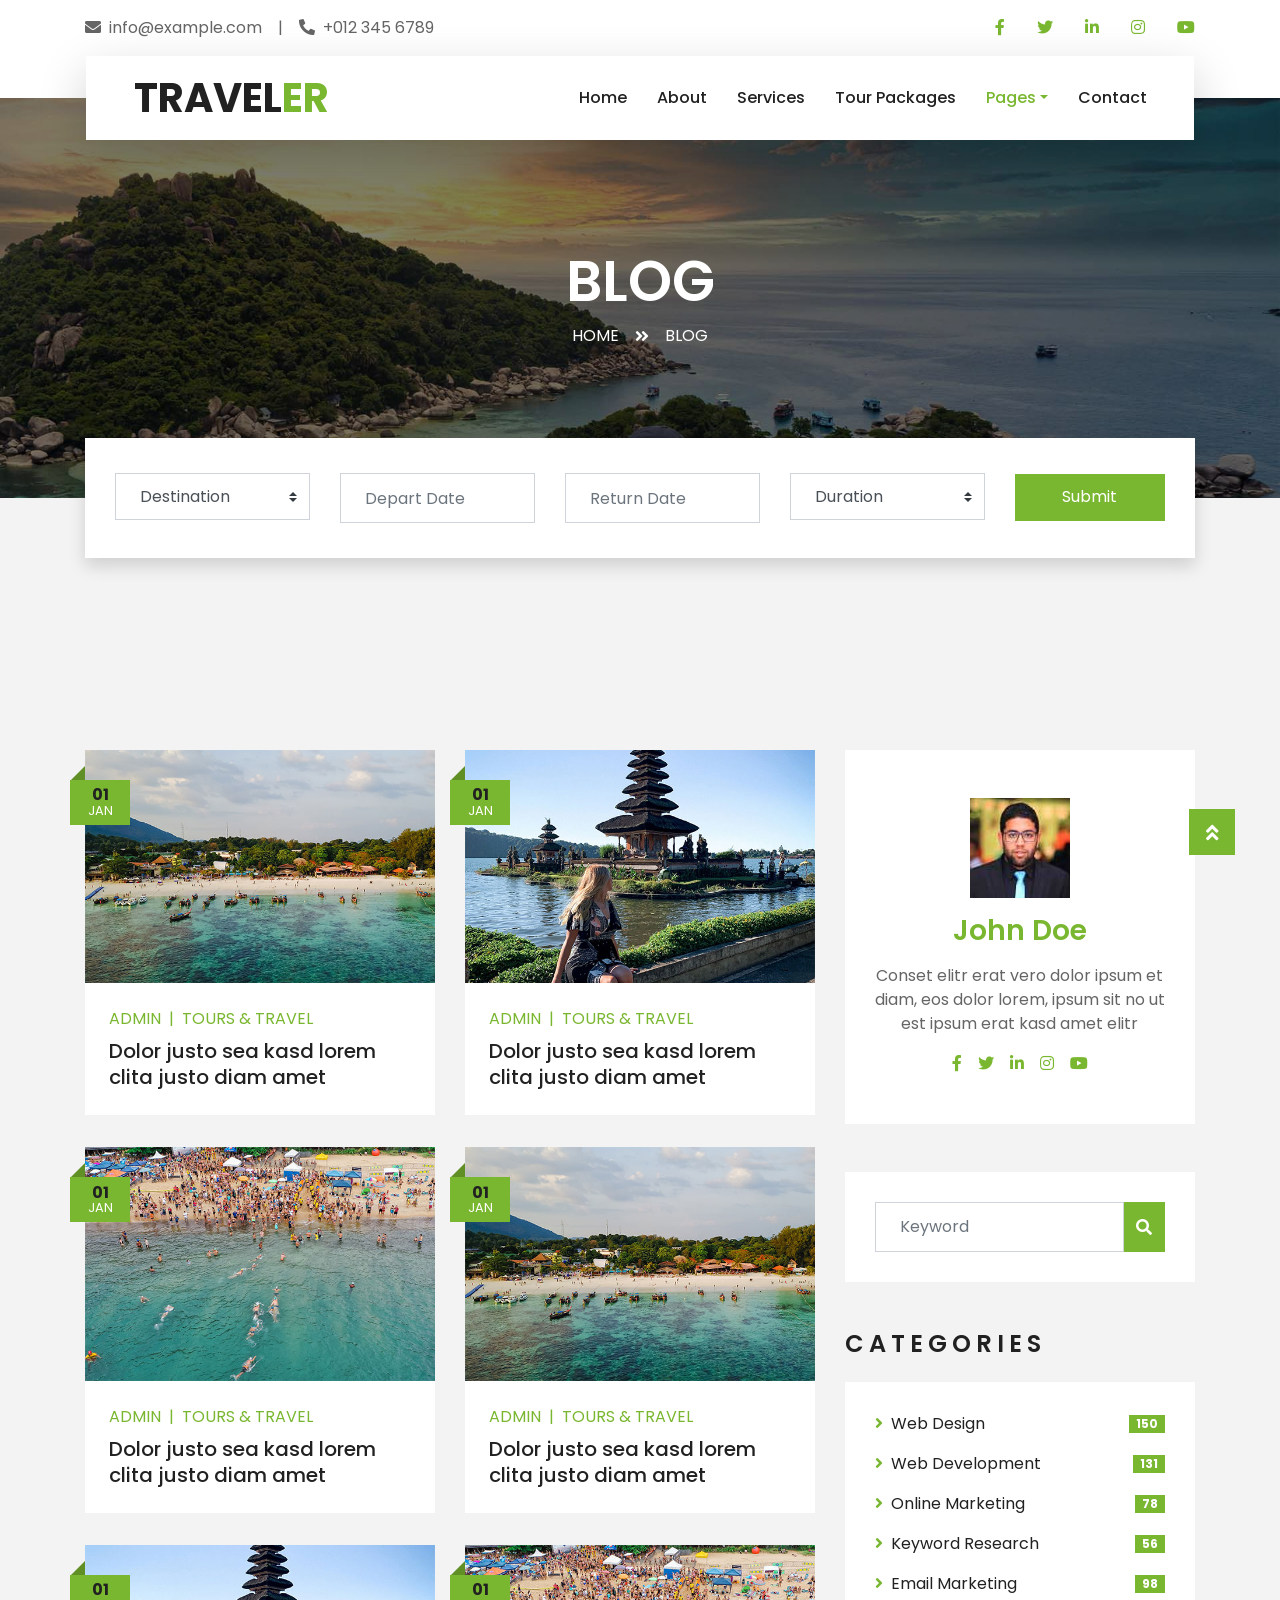
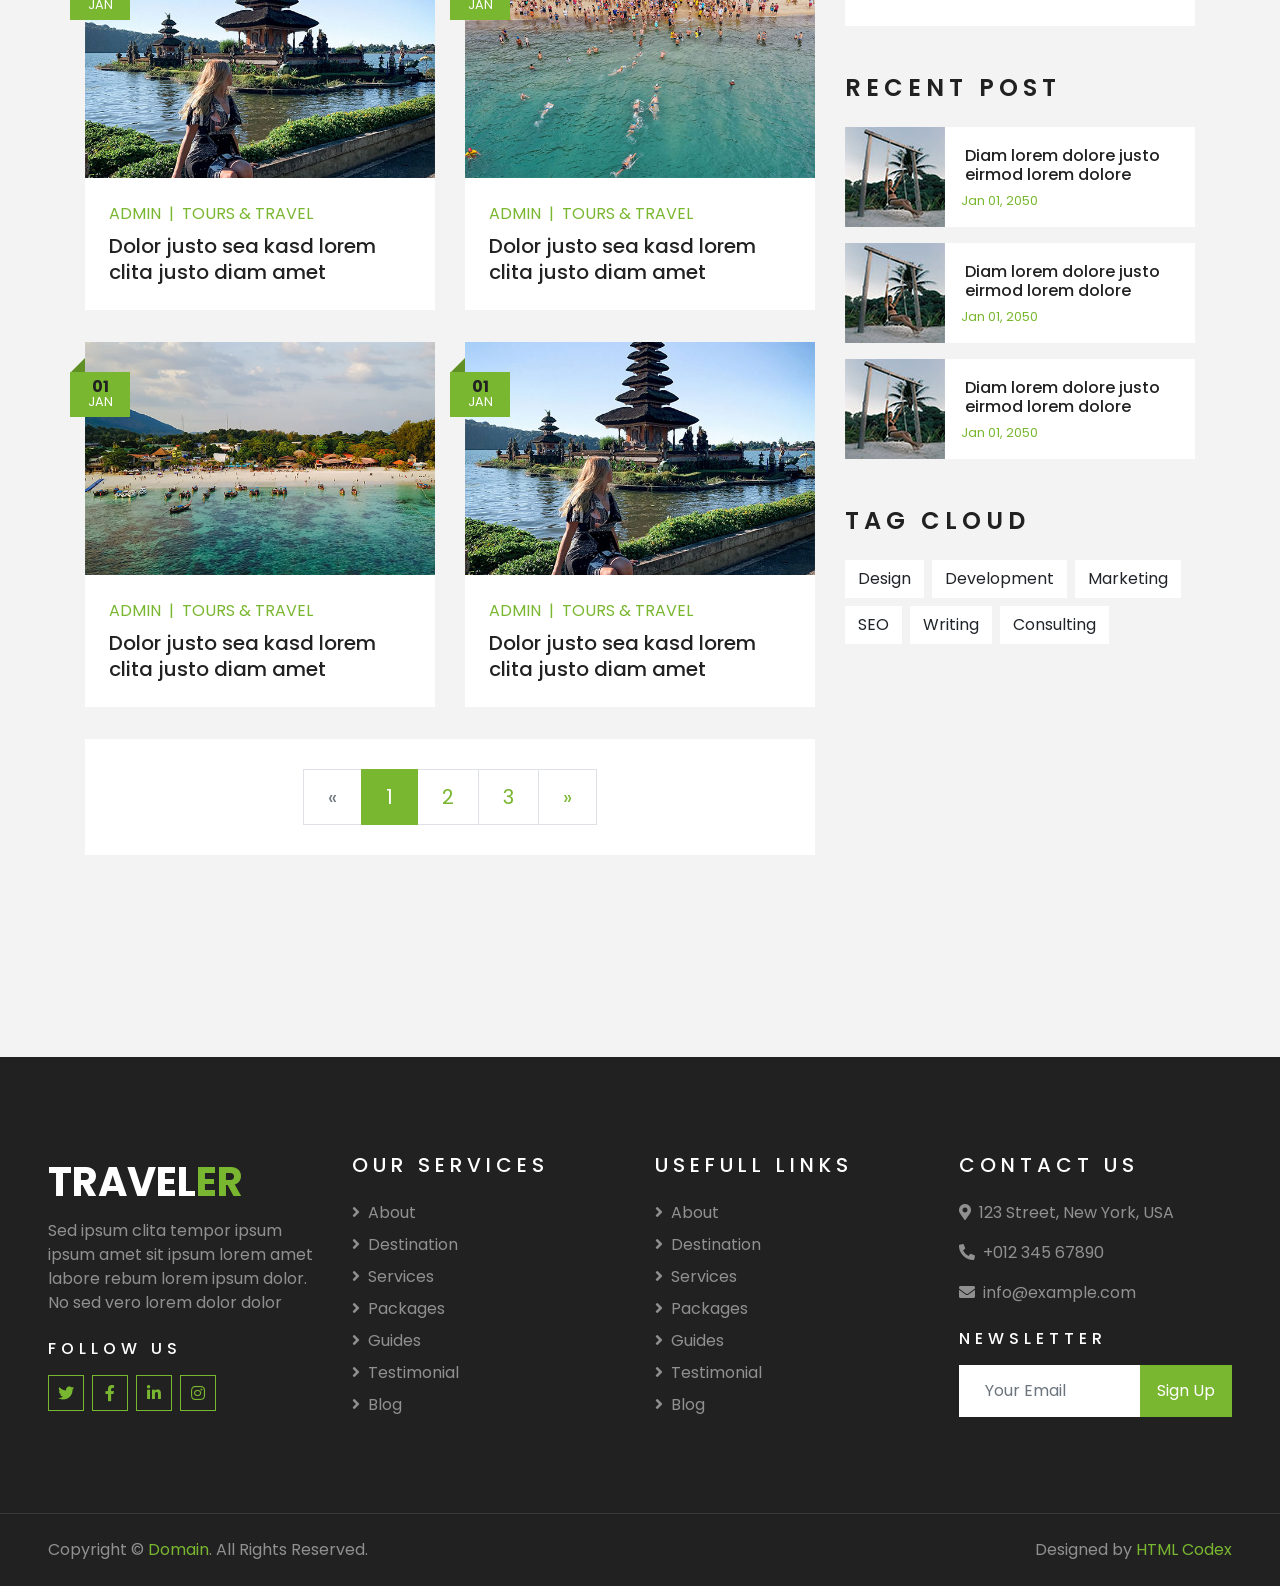
<file: wwwroot/LayoutWNT/blog.html>
<!DOCTYPE html>
<html lang="en">

<head>
    <meta charset="utf-8">
    <title>TRAVELER - Free Travel Website Template</title>
    <meta content="width=device-width, initial-scale=1.0" name="viewport">
    <meta content="Free HTML Templates" name="keywords">
    <meta content="Free HTML Templates" name="description">

    <!-- Favicon -->
    <link href="img/favicon.ico" rel="icon">

    <!-- Google Web Fonts -->
    <link rel="preconnect" href="https://fonts.gstatic.com">
    <link href="https://fonts.googleapis.com/css2?family=Poppins:wght@400;500;600;700&display=swap" rel="stylesheet"> 

    <!-- Font Awesome -->
    <link href="https://cdnjs.cloudflare.com/ajax/libs/font-awesome/5.10.0/css/all.min.css" rel="stylesheet">

    <!-- Libraries Stylesheet -->
    <link href="lib/owlcarousel/assets/owl.carousel.min.css" rel="stylesheet">
    <link href="lib/tempusdominus/css/tempusdominus-bootstrap-4.min.css" rel="stylesheet" />

    <!-- Customized Bootstrap Stylesheet -->
    <link href="css/style.css" rel="stylesheet">
</head>

<body>
    <!-- Topbar Start -->
    <div class="container-fluid bg-light pt-3 d-none d-lg-block">
        <div class="container">
            <div class="row">
                <div class="col-lg-6 text-center text-lg-left mb-2 mb-lg-0">
                    <div class="d-inline-flex align-items-center">
                        <p><i class="fa fa-envelope mr-2"></i>info@example.com</p>
                        <p class="text-body px-3">|</p>
                        <p><i class="fa fa-phone-alt mr-2"></i>+012 345 6789</p>
                    </div>
                </div>
                <div class="col-lg-6 text-center text-lg-right">
                    <div class="d-inline-flex align-items-center">
                        <a class="text-primary px-3" href="">
                            <i class="fab fa-facebook-f"></i>
                        </a>
                        <a class="text-primary px-3" href="">
                            <i class="fab fa-twitter"></i>
                        </a>
                        <a class="text-primary px-3" href="">
                            <i class="fab fa-linkedin-in"></i>
                        </a>
                        <a class="text-primary px-3" href="">
                            <i class="fab fa-instagram"></i>
                        </a>
                        <a class="text-primary pl-3" href="">
                            <i class="fab fa-youtube"></i>
                        </a>
                    </div>
                </div>
            </div>
        </div>
    </div>
    <!-- Topbar End -->


    <!-- Navbar Start -->
    <div class="container-fluid position-relative nav-bar p-0">
        <div class="container-lg position-relative p-0 px-lg-3" style="z-index: 9;">
            <nav class="navbar navbar-expand-lg bg-light navbar-light shadow-lg py-3 py-lg-0 pl-3 pl-lg-5">
                <a href="" class="navbar-brand">
                    <h1 class="m-0 text-primary"><span class="text-dark">TRAVEL</span>ER</h1>
                </a>
                <button type="button" class="navbar-toggler" data-toggle="collapse" data-target="#navbarCollapse">
                    <span class="navbar-toggler-icon"></span>
                </button>
                <div class="collapse navbar-collapse justify-content-between px-3" id="navbarCollapse">
                    <div class="navbar-nav ml-auto py-0">
                        <a href="index.html" class="nav-item nav-link">Home</a>
                        <a href="about.html" class="nav-item nav-link">About</a>
                        <a href="service.html" class="nav-item nav-link">Services</a>
                        <a href="package.html" class="nav-item nav-link">Tour Packages</a>
                        <div class="nav-item dropdown">
                            <a href="#" class="nav-link dropdown-toggle active" data-toggle="dropdown">Pages</a>
                            <div class="dropdown-menu border-0 rounded-0 m-0">
                                <a href="blog.html" class="dropdown-item active">Blog Grid</a>
                                <a href="single.html" class="dropdown-item">Blog Detail</a>
                                <a href="destination.html" class="dropdown-item">Destination</a>
                                <a href="guide.html" class="dropdown-item">Travel Guides</a>
                                <a href="testimonial.html" class="dropdown-item">Testimonial</a>
                            </div>
                        </div>
                        <a href="contact.html" class="nav-item nav-link">Contact</a>
                    </div>
                </div>
            </nav>
        </div>
    </div>
    <!-- Navbar End -->


    <!-- Header Start -->
    <div class="container-fluid page-header">
        <div class="container">
            <div class="d-flex flex-column align-items-center justify-content-center" style="min-height: 400px">
                <h3 class="display-4 text-white text-uppercase">Blog</h3>
                <div class="d-inline-flex text-white">
                    <p class="m-0 text-uppercase"><a class="text-white" href="">Home</a></p>
                    <i class="fa fa-angle-double-right pt-1 px-3"></i>
                    <p class="m-0 text-uppercase">Blog</p>
                </div>
            </div>
        </div>
    </div>
    <!-- Header End -->


    <!-- Booking Start -->
    <div class="container-fluid booking mt-5 pb-5">
        <div class="container pb-5">
            <div class="bg-light shadow" style="padding: 30px;">
                <div class="row align-items-center" style="min-height: 60px;">
                    <div class="col-md-10">
                        <div class="row">
                            <div class="col-md-3">
                                <div class="mb-3 mb-md-0">
                                    <select class="custom-select px-4" style="height: 47px;">
                                        <option selected>Destination</option>
                                        <option value="1">Destination 1</option>
                                        <option value="2">Destination 1</option>
                                        <option value="3">Destination 1</option>
                                    </select>
                                </div>
                            </div>
                            <div class="col-md-3">
                                <div class="mb-3 mb-md-0">
                                    <div class="date" id="date1" data-target-input="nearest">
                                        <input type="text" class="form-control p-4 datetimepicker-input" placeholder="Depart Date" data-target="#date1" data-toggle="datetimepicker"/>
                                    </div>
                                </div>
                            </div>
                            <div class="col-md-3">
                                <div class="mb-3 mb-md-0">
                                    <div class="date" id="date2" data-target-input="nearest">
                                        <input type="text" class="form-control p-4 datetimepicker-input" placeholder="Return Date" data-target="#date2" data-toggle="datetimepicker"/>
                                    </div>
                                </div>
                            </div>
                            <div class="col-md-3">
                                <div class="mb-3 mb-md-0">
                                    <select class="custom-select px-4" style="height: 47px;">
                                        <option selected>Duration</option>
                                        <option value="1">Duration 1</option>
                                        <option value="2">Duration 1</option>
                                        <option value="3">Duration 1</option>
                                    </select>
                                </div>
                            </div>
                        </div>
                    </div>
                    <div class="col-md-2">
                        <button class="btn btn-primary btn-block" type="submit" style="height: 47px; margin-top: -2px;">Submit</button>
                    </div>
                </div>
            </div>
        </div>
    </div>
    <!-- Booking End -->


    <!-- Blog Start -->
    <div class="container-fluid py-5">
        <div class="container py-5">
            <div class="row">
                <div class="col-lg-8">
                    <div class="row pb-3">
                        <div class="col-md-6 mb-4 pb-2">
                            <div class="blog-item">
                                <div class="position-relative">
                                    <img class="img-fluid w-100" src="img/blog-1.jpg" alt="">
                                    <div class="blog-date">
                                        <h6 class="font-weight-bold mb-n1">01</h6>
                                        <small class="text-white text-uppercase">Jan</small>
                                    </div>
                                </div>
                                <div class="bg-white p-4">
                                    <div class="d-flex mb-2">
                                        <a class="text-primary text-uppercase text-decoration-none" href="">Admin</a>
                                        <span class="text-primary px-2">|</span>
                                        <a class="text-primary text-uppercase text-decoration-none" href="">Tours & Travel</a>
                                    </div>
                                    <a class="h5 m-0 text-decoration-none" href="">Dolor justo sea kasd lorem clita justo diam amet</a>
                                </div>
                            </div>
                        </div>
                        <div class="col-md-6 mb-4 pb-2">
                            <div class="blog-item">
                                <div class="position-relative">
                                    <img class="img-fluid w-100" src="img/blog-2.jpg" alt="">
                                    <div class="blog-date">
                                        <h6 class="font-weight-bold mb-n1">01</h6>
                                        <small class="text-white text-uppercase">Jan</small>
                                    </div>
                                </div>
                                <div class="bg-white p-4">
                                    <div class="d-flex mb-2">
                                        <a class="text-primary text-uppercase text-decoration-none" href="">Admin</a>
                                        <span class="text-primary px-2">|</span>
                                        <a class="text-primary text-uppercase text-decoration-none" href="">Tours & Travel</a>
                                    </div>
                                    <a class="h5 m-0 text-decoration-none" href="">Dolor justo sea kasd lorem clita justo diam amet</a>
                                </div>
                            </div>
                        </div>
                        <div class="col-md-6 mb-4 pb-2">
                            <div class="blog-item">
                                <div class="position-relative">
                                    <img class="img-fluid w-100" src="img/blog-3.jpg" alt="">
                                    <div class="blog-date">
                                        <h6 class="font-weight-bold mb-n1">01</h6>
                                        <small class="text-white text-uppercase">Jan</small>
                                    </div>
                                </div>
                                <div class="bg-white p-4">
                                    <div class="d-flex mb-2">
                                        <a class="text-primary text-uppercase text-decoration-none" href="">Admin</a>
                                        <span class="text-primary px-2">|</span>
                                        <a class="text-primary text-uppercase text-decoration-none" href="">Tours & Travel</a>
                                    </div>
                                    <a class="h5 m-0 text-decoration-none" href="">Dolor justo sea kasd lorem clita justo diam amet</a>
                                </div>
                            </div>
                        </div>
                        <div class="col-md-6 mb-4 pb-2">
                            <div class="blog-item">
                                <div class="position-relative">
                                    <img class="img-fluid w-100" src="img/blog-1.jpg" alt="">
                                    <div class="blog-date">
                                        <h6 class="font-weight-bold mb-n1">01</h6>
                                        <small class="text-white text-uppercase">Jan</small>
                                    </div>
                                </div>
                                <div class="bg-white p-4">
                                    <div class="d-flex mb-2">
                                        <a class="text-primary text-uppercase text-decoration-none" href="">Admin</a>
                                        <span class="text-primary px-2">|</span>
                                        <a class="text-primary text-uppercase text-decoration-none" href="">Tours & Travel</a>
                                    </div>
                                    <a class="h5 m-0 text-decoration-none" href="">Dolor justo sea kasd lorem clita justo diam amet</a>
                                </div>
                            </div>
                        </div>
                        <div class="col-md-6 mb-4 pb-2">
                            <div class="blog-item">
                                <div class="position-relative">
                                    <img class="img-fluid w-100" src="img/blog-2.jpg" alt="">
                                    <div class="blog-date">
                                        <h6 class="font-weight-bold mb-n1">01</h6>
                                        <small class="text-white text-uppercase">Jan</small>
                                    </div>
                                </div>
                                <div class="bg-white p-4">
                                    <div class="d-flex mb-2">
                                        <a class="text-primary text-uppercase text-decoration-none" href="">Admin</a>
                                        <span class="text-primary px-2">|</span>
                                        <a class="text-primary text-uppercase text-decoration-none" href="">Tours & Travel</a>
                                    </div>
                                    <a class="h5 m-0 text-decoration-none" href="">Dolor justo sea kasd lorem clita justo diam amet</a>
                                </div>
                            </div>
                        </div>
                        <div class="col-md-6 mb-4 pb-2">
                            <div class="blog-item">
                                <div class="position-relative">
                                    <img class="img-fluid w-100" src="img/blog-3.jpg" alt="">
                                    <div class="blog-date">
                                        <h6 class="font-weight-bold mb-n1">01</h6>
                                        <small class="text-white text-uppercase">Jan</small>
                                    </div>
                                </div>
                                <div class="bg-white p-4">
                                    <div class="d-flex mb-2">
                                        <a class="text-primary text-uppercase text-decoration-none" href="">Admin</a>
                                        <span class="text-primary px-2">|</span>
                                        <a class="text-primary text-uppercase text-decoration-none" href="">Tours & Travel</a>
                                    </div>
                                    <a class="h5 m-0 text-decoration-none" href="">Dolor justo sea kasd lorem clita justo diam amet</a>
                                </div>
                            </div>
                        </div>
                        <div class="col-md-6 mb-4 pb-2">
                            <div class="blog-item">
                                <div class="position-relative">
                                    <img class="img-fluid w-100" src="img/blog-1.jpg" alt="">
                                    <div class="blog-date">
                                        <h6 class="font-weight-bold mb-n1">01</h6>
                                        <small class="text-white text-uppercase">Jan</small>
                                    </div>
                                </div>
                                <div class="bg-white p-4">
                                    <div class="d-flex mb-2">
                                        <a class="text-primary text-uppercase text-decoration-none" href="">Admin</a>
                                        <span class="text-primary px-2">|</span>
                                        <a class="text-primary text-uppercase text-decoration-none" href="">Tours & Travel</a>
                                    </div>
                                    <a class="h5 m-0 text-decoration-none" href="">Dolor justo sea kasd lorem clita justo diam amet</a>
                                </div>
                            </div>
                        </div>
                        <div class="col-md-6 mb-4 pb-2">
                            <div class="blog-item">
                                <div class="position-relative">
                                    <img class="img-fluid w-100" src="img/blog-2.jpg" alt="">
                                    <div class="blog-date">
                                        <h6 class="font-weight-bold mb-n1">01</h6>
                                        <small class="text-white text-uppercase">Jan</small>
                                    </div>
                                </div>
                                <div class="bg-white p-4">
                                    <div class="d-flex mb-2">
                                        <a class="text-primary text-uppercase text-decoration-none" href="">Admin</a>
                                        <span class="text-primary px-2">|</span>
                                        <a class="text-primary text-uppercase text-decoration-none" href="">Tours & Travel</a>
                                    </div>
                                    <a class="h5 m-0 text-decoration-none" href="">Dolor justo sea kasd lorem clita justo diam amet</a>
                                </div>
                            </div>
                        </div>
                        <div class="col-12">
                            <nav aria-label="Page navigation">
                                <ul class="pagination pagination-lg justify-content-center bg-white mb-0" style="padding: 30px;">
                                  <li class="page-item disabled">
                                    <a class="page-link" href="#" aria-label="Previous">
                                      <span aria-hidden="true">&laquo;</span>
                                      <span class="sr-only">Previous</span>
                                    </a>
                                  </li>
                                  <li class="page-item active"><a class="page-link" href="#">1</a></li>
                                  <li class="page-item"><a class="page-link" href="#">2</a></li>
                                  <li class="page-item"><a class="page-link" href="#">3</a></li>
                                  <li class="page-item">
                                    <a class="page-link" href="#" aria-label="Next">
                                      <span aria-hidden="true">&raquo;</span>
                                      <span class="sr-only">Next</span>
                                    </a>
                                  </li>
                                </ul>
                              </nav>
                        </div>
                    </div>
                </div>
    
                <div class="col-lg-4 mt-5 mt-lg-0">
                    <!-- Author Bio -->
                    <div class="d-flex flex-column text-center bg-white mb-5 py-5 px-4">
                        <img src="img/user.jpg" class="img-fluid mx-auto mb-3" style="width: 100px;">
                        <h3 class="text-primary mb-3">John Doe</h3>
                        <p>Conset elitr erat vero dolor ipsum et diam, eos dolor lorem, ipsum sit no ut est  ipsum erat kasd amet elitr</p>
                        <div class="d-flex justify-content-center">
                            <a class="text-primary px-2" href="">
                                <i class="fab fa-facebook-f"></i>
                            </a>
                            <a class="text-primary px-2" href="">
                                <i class="fab fa-twitter"></i>
                            </a>
                            <a class="text-primary px-2" href="">
                                <i class="fab fa-linkedin-in"></i>
                            </a>
                            <a class="text-primary px-2" href="">
                                <i class="fab fa-instagram"></i>
                            </a>
                            <a class="text-primary px-2" href="">
                                <i class="fab fa-youtube"></i>
                            </a>
                        </div>
                    </div>
    
                    <!-- Search Form -->
                    <div class="mb-5">
                        <div class="bg-white" style="padding: 30px;">
                            <div class="input-group">
                                <input type="text" class="form-control p-4" placeholder="Keyword">
                                <div class="input-group-append">
                                    <span class="input-group-text bg-primary border-primary text-white"><i
                                            class="fa fa-search"></i></span>
                                </div>
                            </div>
                        </div>
                    </div>

                    <!-- Category List -->
                    <div class="mb-5">
                        <h4 class="text-uppercase mb-4" style="letter-spacing: 5px;">Categories</h4>
                        <div class="bg-white" style="padding: 30px;">
                            <ul class="list-inline m-0">
                                <li class="mb-3 d-flex justify-content-between align-items-center">
                                    <a class="text-dark" href="#"><i class="fa fa-angle-right text-primary mr-2"></i>Web
                                        Design</a>
                                    <span class="badge badge-primary badge-pill">150</span>
                                </li>
                                <li class="mb-3 d-flex justify-content-between align-items-center">
                                    <a class="text-dark" href="#"><i class="fa fa-angle-right text-primary mr-2"></i>Web
                                        Development</a>
                                    <span class="badge badge-primary badge-pill">131</span>
                                </li>
                                <li class="mb-3 d-flex justify-content-between align-items-center">
                                    <a class="text-dark" href="#"><i
                                            class="fa fa-angle-right text-primary mr-2"></i>Online Marketing</a>
                                    <span class="badge badge-primary badge-pill">78</span>
                                </li>
                                <li class="mb-3 d-flex justify-content-between align-items-center">
                                    <a class="text-dark" href="#"><i
                                            class="fa fa-angle-right text-primary mr-2"></i>Keyword Research</a>
                                    <span class="badge badge-primary badge-pill">56</span>
                                </li>
                                <li class="d-flex justify-content-between align-items-center">
                                    <a class="text-dark" href="#"><i
                                            class="fa fa-angle-right text-primary mr-2"></i>Email Marketing</a>
                                    <span class="badge badge-primary badge-pill">98</span>
                                </li>
                            </ul>
                        </div>
                    </div>
    
                    <!-- Recent Post -->
                    <div class="mb-5">
                        <h4 class="text-uppercase mb-4" style="letter-spacing: 5px;">Recent Post</h4>
                        <a class="d-flex align-items-center text-decoration-none bg-white mb-3" href="">
                            <img class="img-fluid" src="img/blog-100x100.jpg" alt="">
                            <div class="pl-3">
                                <h6 class="m-1">Diam lorem dolore justo eirmod lorem dolore</h6>
                                <small>Jan 01, 2050</small>
                            </div>
                        </a>
                        <a class="d-flex align-items-center text-decoration-none bg-white mb-3" href="">
                            <img class="img-fluid" src="img/blog-100x100.jpg" alt="">
                            <div class="pl-3">
                                <h6 class="m-1">Diam lorem dolore justo eirmod lorem dolore</h6>
                                <small>Jan 01, 2050</small>
                            </div>
                        </a>
                        <a class="d-flex align-items-center text-decoration-none bg-white mb-3" href="">
                            <img class="img-fluid" src="img/blog-100x100.jpg" alt="">
                            <div class="pl-3">
                                <h6 class="m-1">Diam lorem dolore justo eirmod lorem dolore</h6>
                                <small>Jan 01, 2050</small>
                            </div>
                        </a>
                    </div>
    
                    <!-- Tag Cloud -->
                    <div class="mb-5">
                        <h4 class="text-uppercase mb-4" style="letter-spacing: 5px;">Tag Cloud</h4>
                        <div class="d-flex flex-wrap m-n1">
                            <a href="" class="btn btn-light m-1">Design</a>
                            <a href="" class="btn btn-light m-1">Development</a>
                            <a href="" class="btn btn-light m-1">Marketing</a>
                            <a href="" class="btn btn-light m-1">SEO</a>
                            <a href="" class="btn btn-light m-1">Writing</a>
                            <a href="" class="btn btn-light m-1">Consulting</a>
                        </div>
                    </div>
                </div>
            </div>
        </div>
    </div>
    <!-- Blog End -->


    <!-- Footer Start -->
    <div class="container-fluid bg-dark text-white-50 py-5 px-sm-3 px-lg-5" style="margin-top: 90px;">
        <div class="row pt-5">
            <div class="col-lg-3 col-md-6 mb-5">
                <a href="" class="navbar-brand">
                    <h1 class="text-primary"><span class="text-white">TRAVEL</span>ER</h1>
                </a>
                <p>Sed ipsum clita tempor ipsum ipsum amet sit ipsum lorem amet labore rebum lorem ipsum dolor. No sed vero lorem dolor dolor</p>
                <h6 class="text-white text-uppercase mt-4 mb-3" style="letter-spacing: 5px;">Follow Us</h6>
                <div class="d-flex justify-content-start">
                    <a class="btn btn-outline-primary btn-square mr-2" href="#"><i class="fab fa-twitter"></i></a>
                    <a class="btn btn-outline-primary btn-square mr-2" href="#"><i class="fab fa-facebook-f"></i></a>
                    <a class="btn btn-outline-primary btn-square mr-2" href="#"><i class="fab fa-linkedin-in"></i></a>
                    <a class="btn btn-outline-primary btn-square" href="#"><i class="fab fa-instagram"></i></a>
                </div>
            </div>
            <div class="col-lg-3 col-md-6 mb-5">
                <h5 class="text-white text-uppercase mb-4" style="letter-spacing: 5px;">Our Services</h5>
                <div class="d-flex flex-column justify-content-start">
                    <a class="text-white-50 mb-2" href="#"><i class="fa fa-angle-right mr-2"></i>About</a>
                    <a class="text-white-50 mb-2" href="#"><i class="fa fa-angle-right mr-2"></i>Destination</a>
                    <a class="text-white-50 mb-2" href="#"><i class="fa fa-angle-right mr-2"></i>Services</a>
                    <a class="text-white-50 mb-2" href="#"><i class="fa fa-angle-right mr-2"></i>Packages</a>
                    <a class="text-white-50 mb-2" href="#"><i class="fa fa-angle-right mr-2"></i>Guides</a>
                    <a class="text-white-50 mb-2" href="#"><i class="fa fa-angle-right mr-2"></i>Testimonial</a>
                    <a class="text-white-50" href="#"><i class="fa fa-angle-right mr-2"></i>Blog</a>
                </div>
            </div>
            <div class="col-lg-3 col-md-6 mb-5">
                <h5 class="text-white text-uppercase mb-4" style="letter-spacing: 5px;">Usefull Links</h5>
                <div class="d-flex flex-column justify-content-start">
                    <a class="text-white-50 mb-2" href="#"><i class="fa fa-angle-right mr-2"></i>About</a>
                    <a class="text-white-50 mb-2" href="#"><i class="fa fa-angle-right mr-2"></i>Destination</a>
                    <a class="text-white-50 mb-2" href="#"><i class="fa fa-angle-right mr-2"></i>Services</a>
                    <a class="text-white-50 mb-2" href="#"><i class="fa fa-angle-right mr-2"></i>Packages</a>
                    <a class="text-white-50 mb-2" href="#"><i class="fa fa-angle-right mr-2"></i>Guides</a>
                    <a class="text-white-50 mb-2" href="#"><i class="fa fa-angle-right mr-2"></i>Testimonial</a>
                    <a class="text-white-50" href="#"><i class="fa fa-angle-right mr-2"></i>Blog</a>
                </div>
            </div>
            <div class="col-lg-3 col-md-6 mb-5">
                <h5 class="text-white text-uppercase mb-4" style="letter-spacing: 5px;">Contact Us</h5>
                <p><i class="fa fa-map-marker-alt mr-2"></i>123 Street, New York, USA</p>
                <p><i class="fa fa-phone-alt mr-2"></i>+012 345 67890</p>
                <p><i class="fa fa-envelope mr-2"></i>info@example.com</p>
                <h6 class="text-white text-uppercase mt-4 mb-3" style="letter-spacing: 5px;">Newsletter</h6>
                <div class="w-100">
                    <div class="input-group">
                        <input type="text" class="form-control border-light" style="padding: 25px;" placeholder="Your Email">
                        <div class="input-group-append">
                            <button class="btn btn-primary px-3">Sign Up</button>
                        </div>
                    </div>
                </div>
            </div>
        </div>
    </div>
    <div class="container-fluid bg-dark text-white border-top py-4 px-sm-3 px-md-5" style="border-color: rgba(256, 256, 256, .1) !important;">
        <div class="row">
            <div class="col-lg-6 text-center text-md-left mb-3 mb-md-0">
                <p class="m-0 text-white-50">Copyright &copy; <a href="#">Domain</a>. All Rights Reserved.</a>
                </p>
            </div>
            <div class="col-lg-6 text-center text-md-right">
                <p class="m-0 text-white-50">Designed by <a href="https://htmlcodex.com">HTML Codex</a>
                </p>
            </div>
        </div>
    </div>
    <!-- Footer End -->


    <!-- Back to Top -->
    <a href="#" class="btn btn-lg btn-primary btn-lg-square back-to-top"><i class="fa fa-angle-double-up"></i></a>


    <!-- JavaScript Libraries -->
    <script src="https://code.jquery.com/jquery-3.4.1.min.js"></script>
    <script src="https://stackpath.bootstrapcdn.com/bootstrap/4.4.1/js/bootstrap.bundle.min.js"></script>
    <script src="lib/easing/easing.min.js"></script>
    <script src="lib/owlcarousel/owl.carousel.min.js"></script>
    <script src="lib/tempusdominus/js/moment.min.js"></script>
    <script src="lib/tempusdominus/js/moment-timezone.min.js"></script>
    <script src="lib/tempusdominus/js/tempusdominus-bootstrap-4.min.js"></script>

    <!-- Contact Javascript File -->
    <script src="mail/jqBootstrapValidation.min.js"></script>
    <script src="mail/contact.js"></script>

    <!-- Template Javascript -->
    <script src="js/main.js"></script>
</body>

</html>
</file>
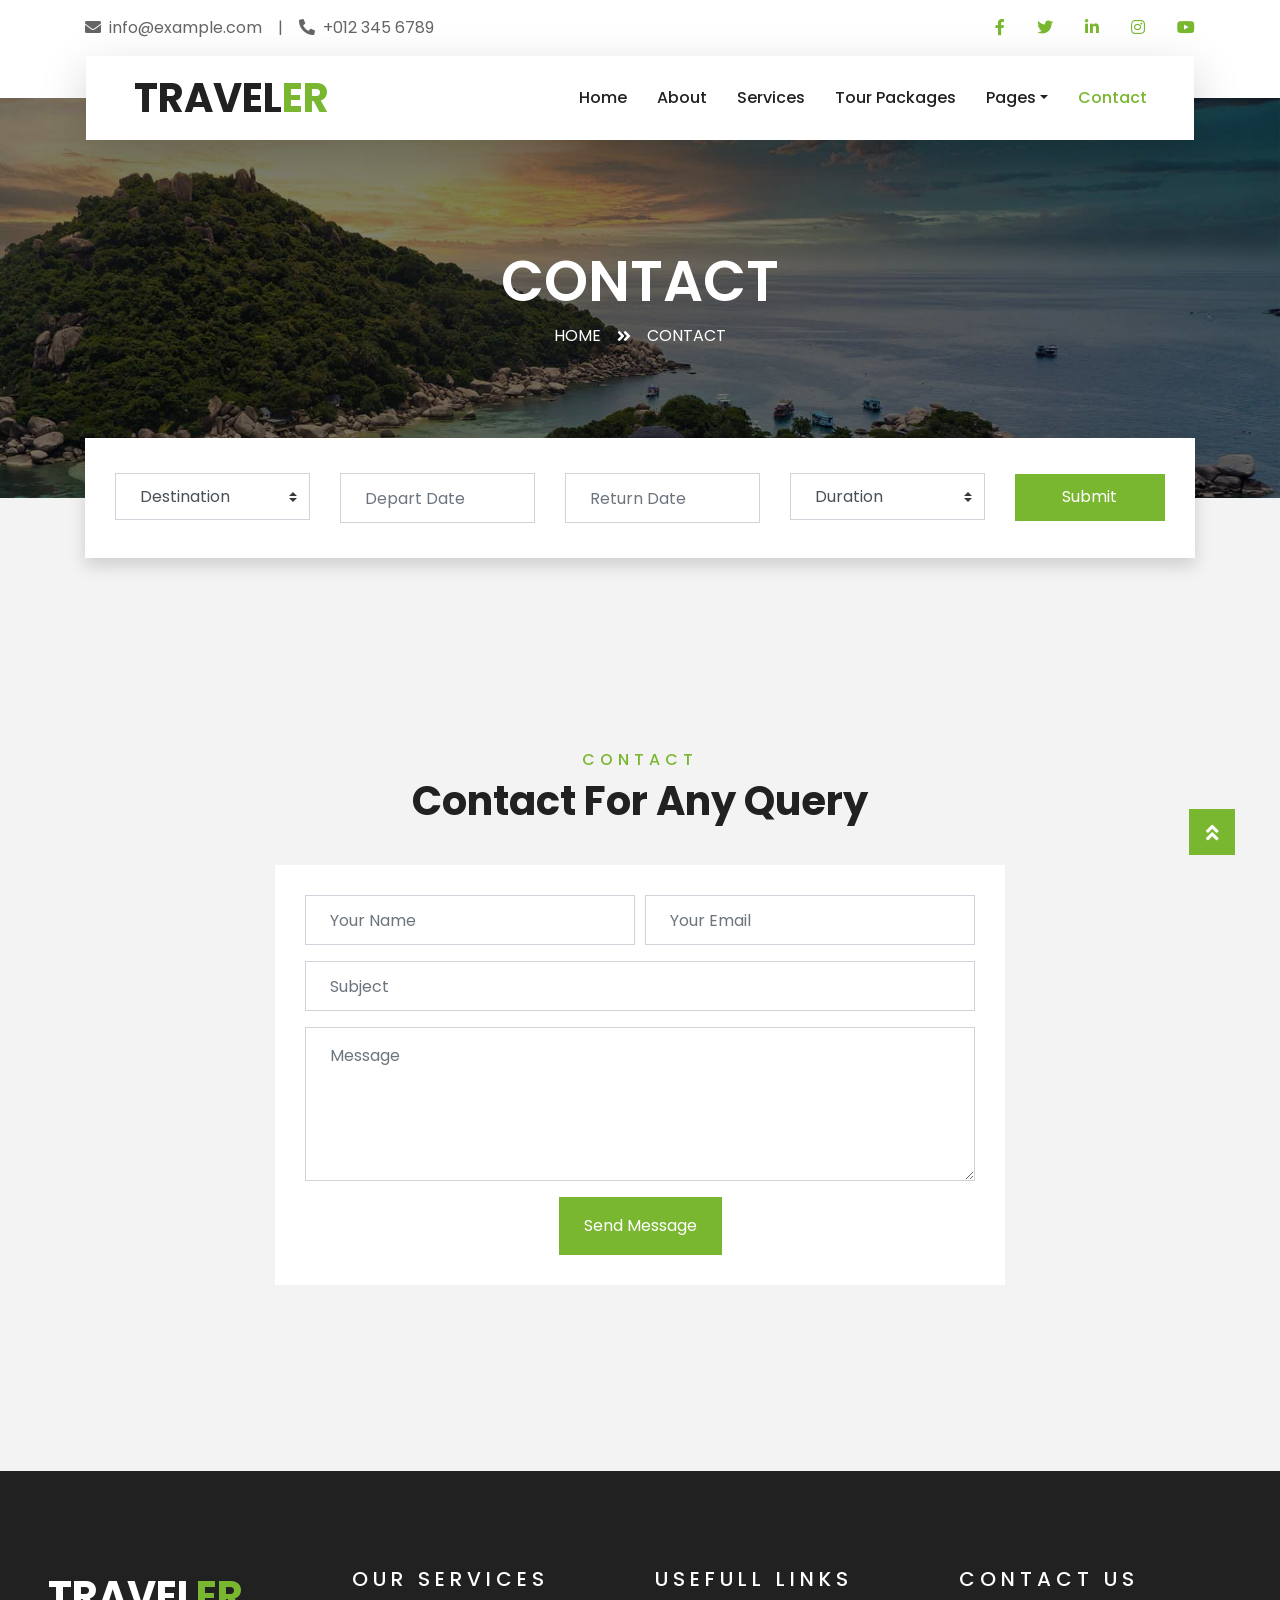
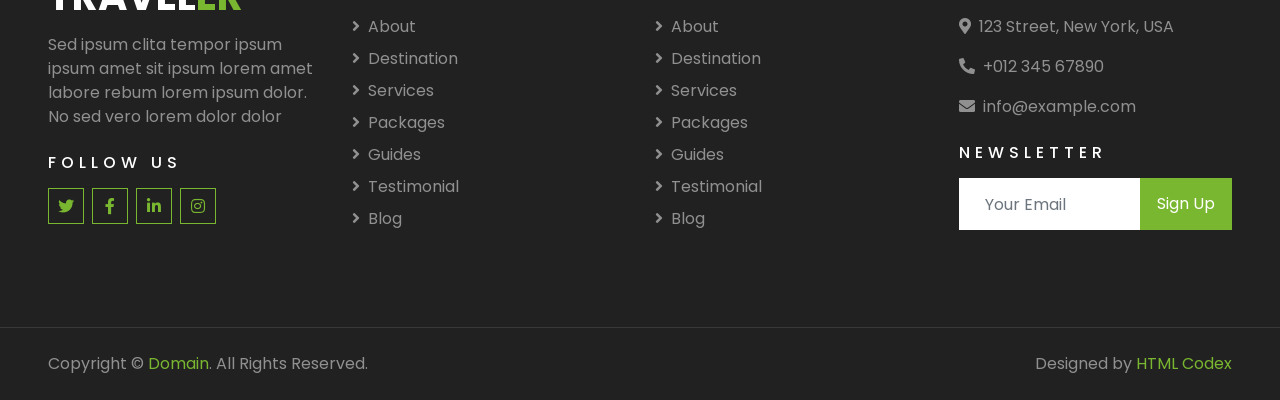
<file: wwwroot/LayoutWNT/contact.html>
<!DOCTYPE html>
<html lang="en">

<head>
    <meta charset="utf-8">
    <title>TRAVELER - Free Travel Website Template</title>
    <meta content="width=device-width, initial-scale=1.0" name="viewport">
    <meta content="Free HTML Templates" name="keywords">
    <meta content="Free HTML Templates" name="description">

    <!-- Favicon -->
    <link href="img/favicon.ico" rel="icon">

    <!-- Google Web Fonts -->
    <link rel="preconnect" href="https://fonts.gstatic.com">
    <link href="https://fonts.googleapis.com/css2?family=Poppins:wght@400;500;600;700&display=swap" rel="stylesheet"> 

    <!-- Font Awesome -->
    <link href="https://cdnjs.cloudflare.com/ajax/libs/font-awesome/5.10.0/css/all.min.css" rel="stylesheet">

    <!-- Libraries Stylesheet -->
    <link href="lib/owlcarousel/assets/owl.carousel.min.css" rel="stylesheet">
    <link href="lib/tempusdominus/css/tempusdominus-bootstrap-4.min.css" rel="stylesheet" />

    <!-- Customized Bootstrap Stylesheet -->
    <link href="css/style.css" rel="stylesheet">
</head>

<body>
    <!-- Topbar Start -->
    <div class="container-fluid bg-light pt-3 d-none d-lg-block">
        <div class="container">
            <div class="row">
                <div class="col-lg-6 text-center text-lg-left mb-2 mb-lg-0">
                    <div class="d-inline-flex align-items-center">
                        <p><i class="fa fa-envelope mr-2"></i>info@example.com</p>
                        <p class="text-body px-3">|</p>
                        <p><i class="fa fa-phone-alt mr-2"></i>+012 345 6789</p>
                    </div>
                </div>
                <div class="col-lg-6 text-center text-lg-right">
                    <div class="d-inline-flex align-items-center">
                        <a class="text-primary px-3" href="">
                            <i class="fab fa-facebook-f"></i>
                        </a>
                        <a class="text-primary px-3" href="">
                            <i class="fab fa-twitter"></i>
                        </a>
                        <a class="text-primary px-3" href="">
                            <i class="fab fa-linkedin-in"></i>
                        </a>
                        <a class="text-primary px-3" href="">
                            <i class="fab fa-instagram"></i>
                        </a>
                        <a class="text-primary pl-3" href="">
                            <i class="fab fa-youtube"></i>
                        </a>
                    </div>
                </div>
            </div>
        </div>
    </div>
    <!-- Topbar End -->


    <!-- Navbar Start -->
    <div class="container-fluid position-relative nav-bar p-0">
        <div class="container-lg position-relative p-0 px-lg-3" style="z-index: 9;">
            <nav class="navbar navbar-expand-lg bg-light navbar-light shadow-lg py-3 py-lg-0 pl-3 pl-lg-5">
                <a href="" class="navbar-brand">
                    <h1 class="m-0 text-primary"><span class="text-dark">TRAVEL</span>ER</h1>
                </a>
                <button type="button" class="navbar-toggler" data-toggle="collapse" data-target="#navbarCollapse">
                    <span class="navbar-toggler-icon"></span>
                </button>
                <div class="collapse navbar-collapse justify-content-between px-3" id="navbarCollapse">
                    <div class="navbar-nav ml-auto py-0">
                        <a href="index.html" class="nav-item nav-link">Home</a>
                        <a href="about.html" class="nav-item nav-link">About</a>
                        <a href="service.html" class="nav-item nav-link">Services</a>
                        <a href="package.html" class="nav-item nav-link">Tour Packages</a>
                        <div class="nav-item dropdown">
                            <a href="#" class="nav-link dropdown-toggle" data-toggle="dropdown">Pages</a>
                            <div class="dropdown-menu border-0 rounded-0 m-0">
                                <a href="blog.html" class="dropdown-item">Blog Grid</a>
                                <a href="single.html" class="dropdown-item">Blog Detail</a>
                                <a href="destination.html" class="dropdown-item">Destination</a>
                                <a href="guide.html" class="dropdown-item">Travel Guides</a>
                                <a href="testimonial.html" class="dropdown-item">Testimonial</a>
                            </div>
                        </div>
                        <a href="contact.html" class="nav-item nav-link active">Contact</a>
                    </div>
                </div>
            </nav>
        </div>
    </div>
    <!-- Navbar End -->


    <!-- Header Start -->
    <div class="container-fluid page-header">
        <div class="container">
            <div class="d-flex flex-column align-items-center justify-content-center" style="min-height: 400px">
                <h3 class="display-4 text-white text-uppercase">Contact</h3>
                <div class="d-inline-flex text-white">
                    <p class="m-0 text-uppercase"><a class="text-white" href="">Home</a></p>
                    <i class="fa fa-angle-double-right pt-1 px-3"></i>
                    <p class="m-0 text-uppercase">Contact</p>
                </div>
            </div>
        </div>
    </div>
    <!-- Header End -->


    <!-- Booking Start -->
    <div class="container-fluid booking mt-5 pb-5">
        <div class="container pb-5">
            <div class="bg-light shadow" style="padding: 30px;">
                <div class="row align-items-center" style="min-height: 60px;">
                    <div class="col-md-10">
                        <div class="row">
                            <div class="col-md-3">
                                <div class="mb-3 mb-md-0">
                                    <select class="custom-select px-4" style="height: 47px;">
                                        <option selected>Destination</option>
                                        <option value="1">Destination 1</option>
                                        <option value="2">Destination 1</option>
                                        <option value="3">Destination 1</option>
                                    </select>
                                </div>
                            </div>
                            <div class="col-md-3">
                                <div class="mb-3 mb-md-0">
                                    <div class="date" id="date1" data-target-input="nearest">
                                        <input type="text" class="form-control p-4 datetimepicker-input" placeholder="Depart Date" data-target="#date1" data-toggle="datetimepicker"/>
                                    </div>
                                </div>
                            </div>
                            <div class="col-md-3">
                                <div class="mb-3 mb-md-0">
                                    <div class="date" id="date2" data-target-input="nearest">
                                        <input type="text" class="form-control p-4 datetimepicker-input" placeholder="Return Date" data-target="#date2" data-toggle="datetimepicker"/>
                                    </div>
                                </div>
                            </div>
                            <div class="col-md-3">
                                <div class="mb-3 mb-md-0">
                                    <select class="custom-select px-4" style="height: 47px;">
                                        <option selected>Duration</option>
                                        <option value="1">Duration 1</option>
                                        <option value="2">Duration 1</option>
                                        <option value="3">Duration 1</option>
                                    </select>
                                </div>
                            </div>
                        </div>
                    </div>
                    <div class="col-md-2">
                        <button class="btn btn-primary btn-block" type="submit" style="height: 47px; margin-top: -2px;">Submit</button>
                    </div>
                </div>
            </div>
        </div>
    </div>
    <!-- Booking End -->


    <!-- Contact Start -->
    <div class="container-fluid py-5">
        <div class="container py-5">
            <div class="text-center mb-3 pb-3">
                <h6 class="text-primary text-uppercase" style="letter-spacing: 5px;">Contact</h6>
                <h1>Contact For Any Query</h1>
            </div>
            <div class="row justify-content-center">
                <div class="col-lg-8">
                    <div class="contact-form bg-white" style="padding: 30px;">
                        <div id="success"></div>
                        <form name="sentMessage" id="contactForm" novalidate="novalidate">
                            <div class="form-row">
                                <div class="control-group col-sm-6">
                                    <input type="text" class="form-control p-4" id="name" placeholder="Your Name"
                                        required="required" data-validation-required-message="Please enter your name" />
                                    <p class="help-block text-danger"></p>
                                </div>
                                <div class="control-group col-sm-6">
                                    <input type="email" class="form-control p-4" id="email" placeholder="Your Email"
                                        required="required" data-validation-required-message="Please enter your email" />
                                    <p class="help-block text-danger"></p>
                                </div>
                            </div>
                            <div class="control-group">
                                <input type="text" class="form-control p-4" id="subject" placeholder="Subject"
                                    required="required" data-validation-required-message="Please enter a subject" />
                                <p class="help-block text-danger"></p>
                            </div>
                            <div class="control-group">
                                <textarea class="form-control py-3 px-4" rows="5" id="message" placeholder="Message"
                                    required="required"
                                    data-validation-required-message="Please enter your message"></textarea>
                                <p class="help-block text-danger"></p>
                            </div>
                            <div class="text-center">
                                <button class="btn btn-primary py-3 px-4" type="submit" id="sendMessageButton">Send Message</button>
                            </div>
                        </form>
                    </div>
                </div>
            </div>
        </div>
    </div>
    <!-- Contact End -->


    <!-- Footer Start -->
    <div class="container-fluid bg-dark text-white-50 py-5 px-sm-3 px-lg-5" style="margin-top: 90px;">
        <div class="row pt-5">
            <div class="col-lg-3 col-md-6 mb-5">
                <a href="" class="navbar-brand">
                    <h1 class="text-primary"><span class="text-white">TRAVEL</span>ER</h1>
                </a>
                <p>Sed ipsum clita tempor ipsum ipsum amet sit ipsum lorem amet labore rebum lorem ipsum dolor. No sed vero lorem dolor dolor</p>
                <h6 class="text-white text-uppercase mt-4 mb-3" style="letter-spacing: 5px;">Follow Us</h6>
                <div class="d-flex justify-content-start">
                    <a class="btn btn-outline-primary btn-square mr-2" href="#"><i class="fab fa-twitter"></i></a>
                    <a class="btn btn-outline-primary btn-square mr-2" href="#"><i class="fab fa-facebook-f"></i></a>
                    <a class="btn btn-outline-primary btn-square mr-2" href="#"><i class="fab fa-linkedin-in"></i></a>
                    <a class="btn btn-outline-primary btn-square" href="#"><i class="fab fa-instagram"></i></a>
                </div>
            </div>
            <div class="col-lg-3 col-md-6 mb-5">
                <h5 class="text-white text-uppercase mb-4" style="letter-spacing: 5px;">Our Services</h5>
                <div class="d-flex flex-column justify-content-start">
                    <a class="text-white-50 mb-2" href="#"><i class="fa fa-angle-right mr-2"></i>About</a>
                    <a class="text-white-50 mb-2" href="#"><i class="fa fa-angle-right mr-2"></i>Destination</a>
                    <a class="text-white-50 mb-2" href="#"><i class="fa fa-angle-right mr-2"></i>Services</a>
                    <a class="text-white-50 mb-2" href="#"><i class="fa fa-angle-right mr-2"></i>Packages</a>
                    <a class="text-white-50 mb-2" href="#"><i class="fa fa-angle-right mr-2"></i>Guides</a>
                    <a class="text-white-50 mb-2" href="#"><i class="fa fa-angle-right mr-2"></i>Testimonial</a>
                    <a class="text-white-50" href="#"><i class="fa fa-angle-right mr-2"></i>Blog</a>
                </div>
            </div>
            <div class="col-lg-3 col-md-6 mb-5">
                <h5 class="text-white text-uppercase mb-4" style="letter-spacing: 5px;">Usefull Links</h5>
                <div class="d-flex flex-column justify-content-start">
                    <a class="text-white-50 mb-2" href="#"><i class="fa fa-angle-right mr-2"></i>About</a>
                    <a class="text-white-50 mb-2" href="#"><i class="fa fa-angle-right mr-2"></i>Destination</a>
                    <a class="text-white-50 mb-2" href="#"><i class="fa fa-angle-right mr-2"></i>Services</a>
                    <a class="text-white-50 mb-2" href="#"><i class="fa fa-angle-right mr-2"></i>Packages</a>
                    <a class="text-white-50 mb-2" href="#"><i class="fa fa-angle-right mr-2"></i>Guides</a>
                    <a class="text-white-50 mb-2" href="#"><i class="fa fa-angle-right mr-2"></i>Testimonial</a>
                    <a class="text-white-50" href="#"><i class="fa fa-angle-right mr-2"></i>Blog</a>
                </div>
            </div>
            <div class="col-lg-3 col-md-6 mb-5">
                <h5 class="text-white text-uppercase mb-4" style="letter-spacing: 5px;">Contact Us</h5>
                <p><i class="fa fa-map-marker-alt mr-2"></i>123 Street, New York, USA</p>
                <p><i class="fa fa-phone-alt mr-2"></i>+012 345 67890</p>
                <p><i class="fa fa-envelope mr-2"></i>info@example.com</p>
                <h6 class="text-white text-uppercase mt-4 mb-3" style="letter-spacing: 5px;">Newsletter</h6>
                <div class="w-100">
                    <div class="input-group">
                        <input type="text" class="form-control border-light" style="padding: 25px;" placeholder="Your Email">
                        <div class="input-group-append">
                            <button class="btn btn-primary px-3">Sign Up</button>
                        </div>
                    </div>
                </div>
            </div>
        </div>
    </div>
    <div class="container-fluid bg-dark text-white border-top py-4 px-sm-3 px-md-5" style="border-color: rgba(256, 256, 256, .1) !important;">
        <div class="row">
            <div class="col-lg-6 text-center text-md-left mb-3 mb-md-0">
                <p class="m-0 text-white-50">Copyright &copy; <a href="#">Domain</a>. All Rights Reserved.</a>
                </p>
            </div>
            <div class="col-lg-6 text-center text-md-right">
                <p class="m-0 text-white-50">Designed by <a href="https://htmlcodex.com">HTML Codex</a>
                </p>
            </div>
        </div>
    </div>
    <!-- Footer End -->


    <!-- Back to Top -->
    <a href="#" class="btn btn-lg btn-primary btn-lg-square back-to-top"><i class="fa fa-angle-double-up"></i></a>


    <!-- JavaScript Libraries -->
    <script src="https://code.jquery.com/jquery-3.4.1.min.js"></script>
    <script src="https://stackpath.bootstrapcdn.com/bootstrap/4.4.1/js/bootstrap.bundle.min.js"></script>
    <script src="lib/easing/easing.min.js"></script>
    <script src="lib/owlcarousel/owl.carousel.min.js"></script>
    <script src="lib/tempusdominus/js/moment.min.js"></script>
    <script src="lib/tempusdominus/js/moment-timezone.min.js"></script>
    <script src="lib/tempusdominus/js/tempusdominus-bootstrap-4.min.js"></script>

    <!-- Contact Javascript File -->
    <script src="mail/jqBootstrapValidation.min.js"></script>
    <script src="mail/contact.js"></script>

    <!-- Template Javascript -->
    <script src="js/main.js"></script>
</body>

</html>
</file>
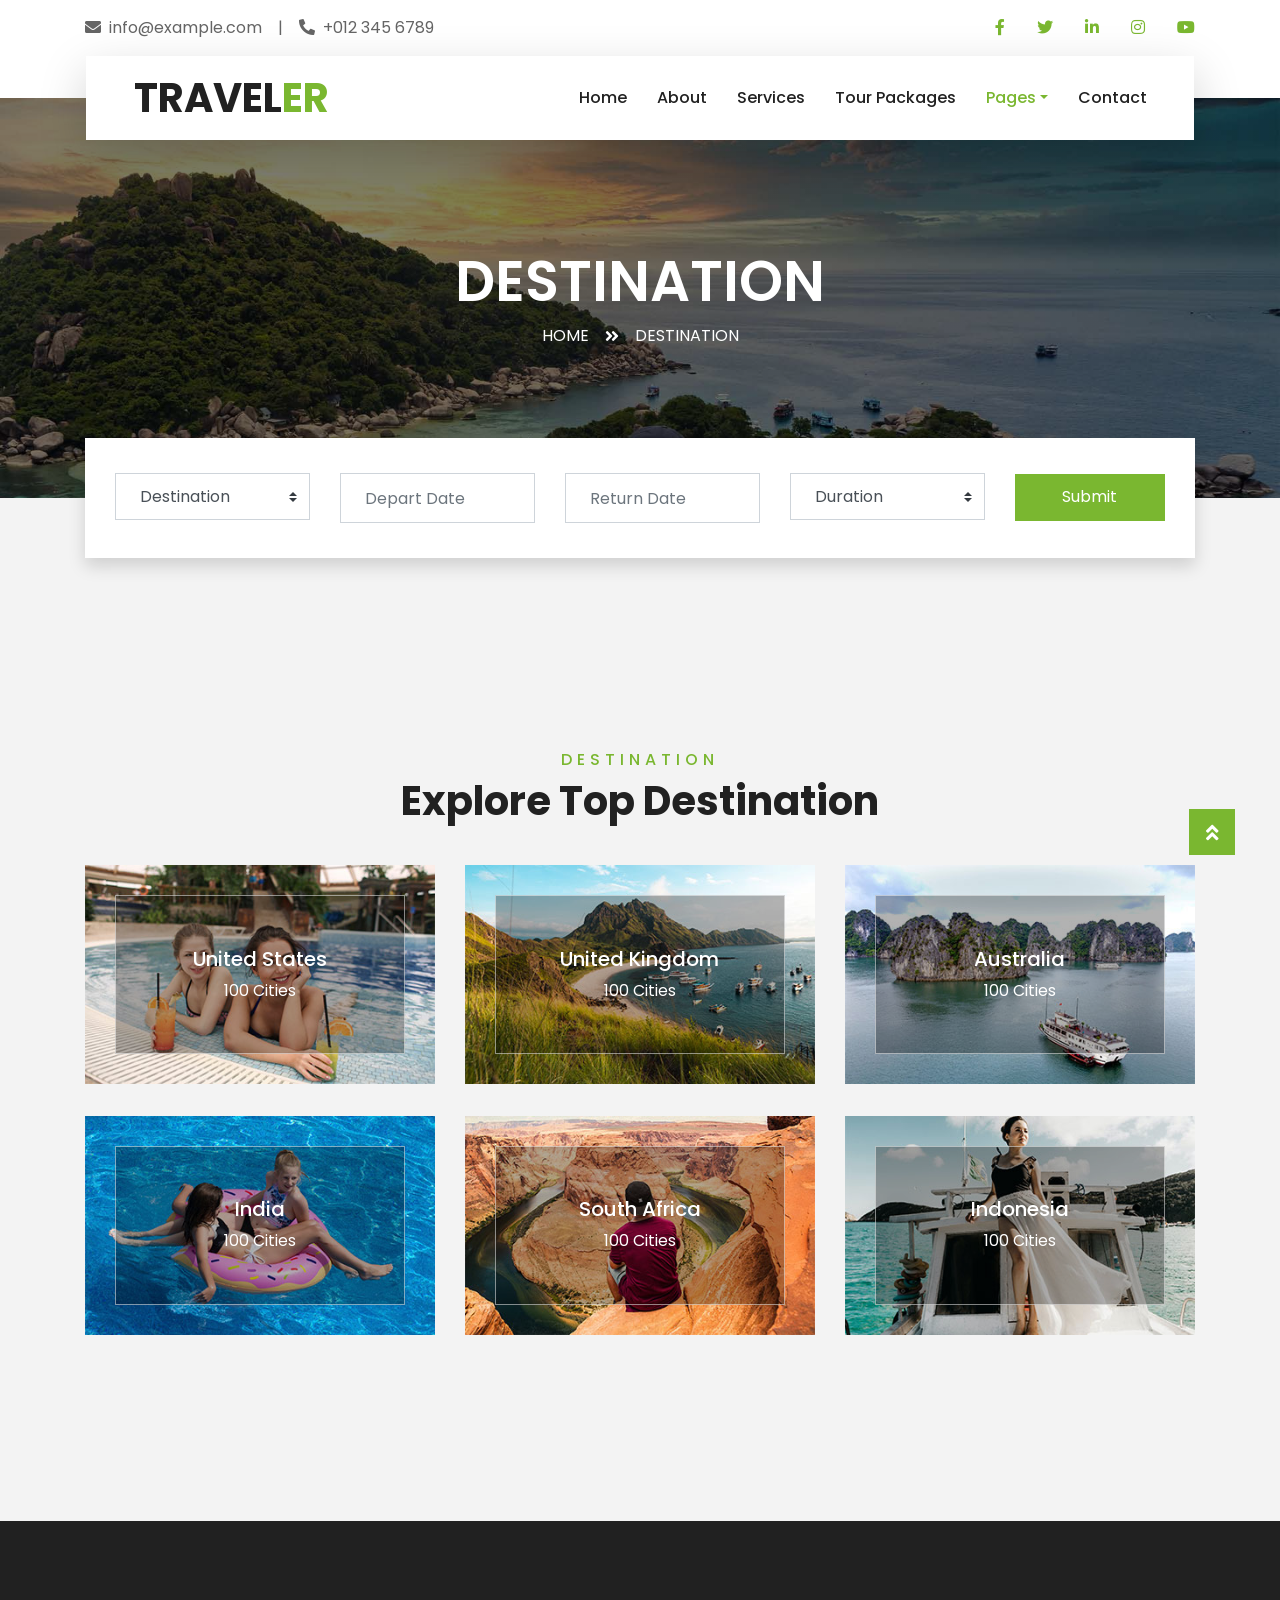
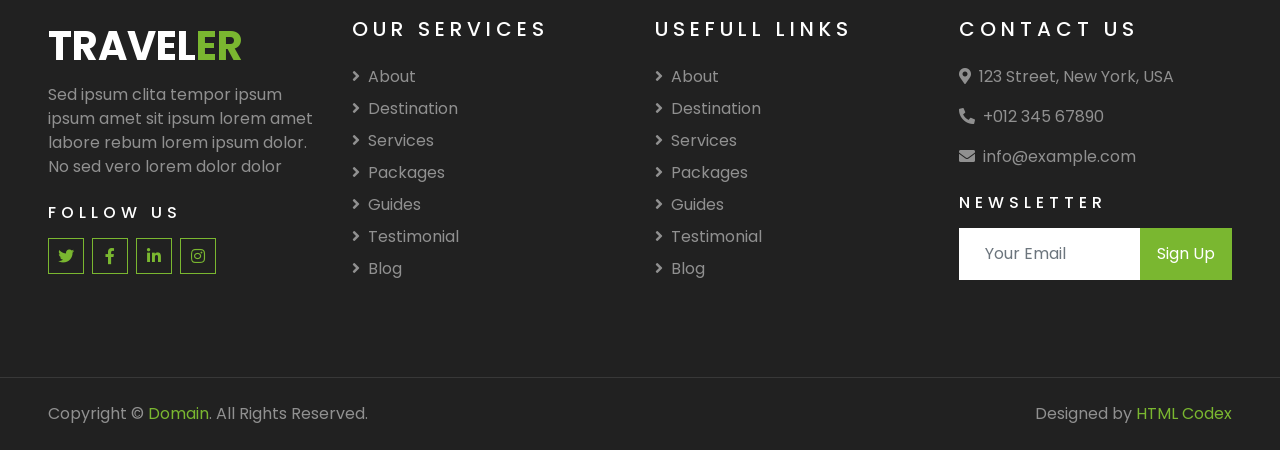
<file: wwwroot/LayoutWNT/destination.html>
<!DOCTYPE html>
<html lang="en">

<head>
    <meta charset="utf-8">
    <title>TRAVELER - Free Travel Website Template</title>
    <meta content="width=device-width, initial-scale=1.0" name="viewport">
    <meta content="Free HTML Templates" name="keywords">
    <meta content="Free HTML Templates" name="description">

    <!-- Favicon -->
    <link href="img/favicon.ico" rel="icon">

    <!-- Google Web Fonts -->
    <link rel="preconnect" href="https://fonts.gstatic.com">
    <link href="https://fonts.googleapis.com/css2?family=Poppins:wght@400;500;600;700&display=swap" rel="stylesheet"> 

    <!-- Font Awesome -->
    <link href="https://cdnjs.cloudflare.com/ajax/libs/font-awesome/5.10.0/css/all.min.css" rel="stylesheet">

    <!-- Libraries Stylesheet -->
    <link href="lib/owlcarousel/assets/owl.carousel.min.css" rel="stylesheet">
    <link href="lib/tempusdominus/css/tempusdominus-bootstrap-4.min.css" rel="stylesheet" />

    <!-- Customized Bootstrap Stylesheet -->
    <link href="css/style.css" rel="stylesheet">
</head>

<body>
    <!-- Topbar Start -->
    <div class="container-fluid bg-light pt-3 d-none d-lg-block">
        <div class="container">
            <div class="row">
                <div class="col-lg-6 text-center text-lg-left mb-2 mb-lg-0">
                    <div class="d-inline-flex align-items-center">
                        <p><i class="fa fa-envelope mr-2"></i>info@example.com</p>
                        <p class="text-body px-3">|</p>
                        <p><i class="fa fa-phone-alt mr-2"></i>+012 345 6789</p>
                    </div>
                </div>
                <div class="col-lg-6 text-center text-lg-right">
                    <div class="d-inline-flex align-items-center">
                        <a class="text-primary px-3" href="">
                            <i class="fab fa-facebook-f"></i>
                        </a>
                        <a class="text-primary px-3" href="">
                            <i class="fab fa-twitter"></i>
                        </a>
                        <a class="text-primary px-3" href="">
                            <i class="fab fa-linkedin-in"></i>
                        </a>
                        <a class="text-primary px-3" href="">
                            <i class="fab fa-instagram"></i>
                        </a>
                        <a class="text-primary pl-3" href="">
                            <i class="fab fa-youtube"></i>
                        </a>
                    </div>
                </div>
            </div>
        </div>
    </div>
    <!-- Topbar End -->


    <!-- Navbar Start -->
    <div class="container-fluid position-relative nav-bar p-0">
        <div class="container-lg position-relative p-0 px-lg-3" style="z-index: 9;">
            <nav class="navbar navbar-expand-lg bg-light navbar-light shadow-lg py-3 py-lg-0 pl-3 pl-lg-5">
                <a href="" class="navbar-brand">
                    <h1 class="m-0 text-primary"><span class="text-dark">TRAVEL</span>ER</h1>
                </a>
                <button type="button" class="navbar-toggler" data-toggle="collapse" data-target="#navbarCollapse">
                    <span class="navbar-toggler-icon"></span>
                </button>
                <div class="collapse navbar-collapse justify-content-between px-3" id="navbarCollapse">
                    <div class="navbar-nav ml-auto py-0">
                        <a href="index.html" class="nav-item nav-link">Home</a>
                        <a href="about.html" class="nav-item nav-link">About</a>
                        <a href="service.html" class="nav-item nav-link">Services</a>
                        <a href="package.html" class="nav-item nav-link">Tour Packages</a>
                        <div class="nav-item dropdown">
                            <a href="#" class="nav-link dropdown-toggle active" data-toggle="dropdown">Pages</a>
                            <div class="dropdown-menu border-0 rounded-0 m-0">
                                <a href="blog.html" class="dropdown-item">Blog Grid</a>
                                <a href="single.html" class="dropdown-item">Blog Detail</a>
                                <a href="destination.html" class="dropdown-item active">Destination</a>
                                <a href="guide.html" class="dropdown-item">Travel Guides</a>
                                <a href="testimonial.html" class="dropdown-item">Testimonial</a>
                            </div>
                        </div>
                        <a href="contact.html" class="nav-item nav-link">Contact</a>
                    </div>
                </div>
            </nav>
        </div>
    </div>
    <!-- Navbar End -->


    <!-- Header Start -->
    <div class="container-fluid page-header">
        <div class="container">
            <div class="d-flex flex-column align-items-center justify-content-center" style="min-height: 400px">
                <h3 class="display-4 text-white text-uppercase">Destination</h3>
                <div class="d-inline-flex text-white">
                    <p class="m-0 text-uppercase"><a class="text-white" href="">Home</a></p>
                    <i class="fa fa-angle-double-right pt-1 px-3"></i>
                    <p class="m-0 text-uppercase">Destination</p>
                </div>
            </div>
        </div>
    </div>
    <!-- Header End -->


    <!-- Booking Start -->
    <div class="container-fluid booking mt-5 pb-5">
        <div class="container pb-5">
            <div class="bg-light shadow" style="padding: 30px;">
                <div class="row align-items-center" style="min-height: 60px;">
                    <div class="col-md-10">
                        <div class="row">
                            <div class="col-md-3">
                                <div class="mb-3 mb-md-0">
                                    <select class="custom-select px-4" style="height: 47px;">
                                        <option selected>Destination</option>
                                        <option value="1">Destination 1</option>
                                        <option value="2">Destination 1</option>
                                        <option value="3">Destination 1</option>
                                    </select>
                                </div>
                            </div>
                            <div class="col-md-3">
                                <div class="mb-3 mb-md-0">
                                    <div class="date" id="date1" data-target-input="nearest">
                                        <input type="text" class="form-control p-4 datetimepicker-input" placeholder="Depart Date" data-target="#date1" data-toggle="datetimepicker"/>
                                    </div>
                                </div>
                            </div>
                            <div class="col-md-3">
                                <div class="mb-3 mb-md-0">
                                    <div class="date" id="date2" data-target-input="nearest">
                                        <input type="text" class="form-control p-4 datetimepicker-input" placeholder="Return Date" data-target="#date2" data-toggle="datetimepicker"/>
                                    </div>
                                </div>
                            </div>
                            <div class="col-md-3">
                                <div class="mb-3 mb-md-0">
                                    <select class="custom-select px-4" style="height: 47px;">
                                        <option selected>Duration</option>
                                        <option value="1">Duration 1</option>
                                        <option value="2">Duration 1</option>
                                        <option value="3">Duration 1</option>
                                    </select>
                                </div>
                            </div>
                        </div>
                    </div>
                    <div class="col-md-2">
                        <button class="btn btn-primary btn-block" type="submit" style="height: 47px; margin-top: -2px;">Submit</button>
                    </div>
                </div>
            </div>
        </div>
    </div>
    <!-- Booking End -->
    

    <!-- Destination Start -->
    <div class="container-fluid py-5">
        <div class="container pt-5 pb-3">
            <div class="text-center mb-3 pb-3">
                <h6 class="text-primary text-uppercase" style="letter-spacing: 5px;">Destination</h6>
                <h1>Explore Top Destination</h1>
            </div>
            <div class="row">
                <div class="col-lg-4 col-md-6 mb-4">
                    <div class="destination-item position-relative overflow-hidden mb-2">
                        <img class="img-fluid" src="img/destination-1.jpg" alt="">
                        <a class="destination-overlay text-white text-decoration-none" href="">
                            <h5 class="text-white">United States</h5>
                            <span>100 Cities</span>
                        </a>
                    </div>
                </div>
                <div class="col-lg-4 col-md-6 mb-4">
                    <div class="destination-item position-relative overflow-hidden mb-2">
                        <img class="img-fluid" src="img/destination-2.jpg" alt="">
                        <a class="destination-overlay text-white text-decoration-none" href="">
                            <h5 class="text-white">United Kingdom</h5>
                            <span>100 Cities</span>
                        </a>
                    </div>
                </div>
                <div class="col-lg-4 col-md-6 mb-4">
                    <div class="destination-item position-relative overflow-hidden mb-2">
                        <img class="img-fluid" src="img/destination-3.jpg" alt="">
                        <a class="destination-overlay text-white text-decoration-none" href="">
                            <h5 class="text-white">Australia</h5>
                            <span>100 Cities</span>
                        </a>
                    </div>
                </div>
                <div class="col-lg-4 col-md-6 mb-4">
                    <div class="destination-item position-relative overflow-hidden mb-2">
                        <img class="img-fluid" src="img/destination-4.jpg" alt="">
                        <a class="destination-overlay text-white text-decoration-none" href="">
                            <h5 class="text-white">India</h5>
                            <span>100 Cities</span>
                        </a>
                    </div>
                </div>
                <div class="col-lg-4 col-md-6 mb-4">
                    <div class="destination-item position-relative overflow-hidden mb-2">
                        <img class="img-fluid" src="img/destination-5.jpg" alt="">
                        <a class="destination-overlay text-white text-decoration-none" href="">
                            <h5 class="text-white">South Africa</h5>
                            <span>100 Cities</span>
                        </a>
                    </div>
                </div>
                <div class="col-lg-4 col-md-6 mb-4">
                    <div class="destination-item position-relative overflow-hidden mb-2">
                        <img class="img-fluid" src="img/destination-6.jpg" alt="">
                        <a class="destination-overlay text-white text-decoration-none" href="">
                            <h5 class="text-white">Indonesia</h5>
                            <span>100 Cities</span>
                        </a>
                    </div>
                </div>
            </div>
        </div>
    </div>
    <!-- Destination Start -->


    <!-- Footer Start -->
    <div class="container-fluid bg-dark text-white-50 py-5 px-sm-3 px-lg-5" style="margin-top: 90px;">
        <div class="row pt-5">
            <div class="col-lg-3 col-md-6 mb-5">
                <a href="" class="navbar-brand">
                    <h1 class="text-primary"><span class="text-white">TRAVEL</span>ER</h1>
                </a>
                <p>Sed ipsum clita tempor ipsum ipsum amet sit ipsum lorem amet labore rebum lorem ipsum dolor. No sed vero lorem dolor dolor</p>
                <h6 class="text-white text-uppercase mt-4 mb-3" style="letter-spacing: 5px;">Follow Us</h6>
                <div class="d-flex justify-content-start">
                    <a class="btn btn-outline-primary btn-square mr-2" href="#"><i class="fab fa-twitter"></i></a>
                    <a class="btn btn-outline-primary btn-square mr-2" href="#"><i class="fab fa-facebook-f"></i></a>
                    <a class="btn btn-outline-primary btn-square mr-2" href="#"><i class="fab fa-linkedin-in"></i></a>
                    <a class="btn btn-outline-primary btn-square" href="#"><i class="fab fa-instagram"></i></a>
                </div>
            </div>
            <div class="col-lg-3 col-md-6 mb-5">
                <h5 class="text-white text-uppercase mb-4" style="letter-spacing: 5px;">Our Services</h5>
                <div class="d-flex flex-column justify-content-start">
                    <a class="text-white-50 mb-2" href="#"><i class="fa fa-angle-right mr-2"></i>About</a>
                    <a class="text-white-50 mb-2" href="#"><i class="fa fa-angle-right mr-2"></i>Destination</a>
                    <a class="text-white-50 mb-2" href="#"><i class="fa fa-angle-right mr-2"></i>Services</a>
                    <a class="text-white-50 mb-2" href="#"><i class="fa fa-angle-right mr-2"></i>Packages</a>
                    <a class="text-white-50 mb-2" href="#"><i class="fa fa-angle-right mr-2"></i>Guides</a>
                    <a class="text-white-50 mb-2" href="#"><i class="fa fa-angle-right mr-2"></i>Testimonial</a>
                    <a class="text-white-50" href="#"><i class="fa fa-angle-right mr-2"></i>Blog</a>
                </div>
            </div>
            <div class="col-lg-3 col-md-6 mb-5">
                <h5 class="text-white text-uppercase mb-4" style="letter-spacing: 5px;">Usefull Links</h5>
                <div class="d-flex flex-column justify-content-start">
                    <a class="text-white-50 mb-2" href="#"><i class="fa fa-angle-right mr-2"></i>About</a>
                    <a class="text-white-50 mb-2" href="#"><i class="fa fa-angle-right mr-2"></i>Destination</a>
                    <a class="text-white-50 mb-2" href="#"><i class="fa fa-angle-right mr-2"></i>Services</a>
                    <a class="text-white-50 mb-2" href="#"><i class="fa fa-angle-right mr-2"></i>Packages</a>
                    <a class="text-white-50 mb-2" href="#"><i class="fa fa-angle-right mr-2"></i>Guides</a>
                    <a class="text-white-50 mb-2" href="#"><i class="fa fa-angle-right mr-2"></i>Testimonial</a>
                    <a class="text-white-50" href="#"><i class="fa fa-angle-right mr-2"></i>Blog</a>
                </div>
            </div>
            <div class="col-lg-3 col-md-6 mb-5">
                <h5 class="text-white text-uppercase mb-4" style="letter-spacing: 5px;">Contact Us</h5>
                <p><i class="fa fa-map-marker-alt mr-2"></i>123 Street, New York, USA</p>
                <p><i class="fa fa-phone-alt mr-2"></i>+012 345 67890</p>
                <p><i class="fa fa-envelope mr-2"></i>info@example.com</p>
                <h6 class="text-white text-uppercase mt-4 mb-3" style="letter-spacing: 5px;">Newsletter</h6>
                <div class="w-100">
                    <div class="input-group">
                        <input type="text" class="form-control border-light" style="padding: 25px;" placeholder="Your Email">
                        <div class="input-group-append">
                            <button class="btn btn-primary px-3">Sign Up</button>
                        </div>
                    </div>
                </div>
            </div>
        </div>
    </div>
    <div class="container-fluid bg-dark text-white border-top py-4 px-sm-3 px-md-5" style="border-color: rgba(256, 256, 256, .1) !important;">
        <div class="row">
            <div class="col-lg-6 text-center text-md-left mb-3 mb-md-0">
                <p class="m-0 text-white-50">Copyright &copy; <a href="#">Domain</a>. All Rights Reserved.</a>
                </p>
            </div>
            <div class="col-lg-6 text-center text-md-right">
                <p class="m-0 text-white-50">Designed by <a href="https://htmlcodex.com">HTML Codex</a>
                </p>
            </div>
        </div>
    </div>
    <!-- Footer End -->


    <!-- Back to Top -->
    <a href="#" class="btn btn-lg btn-primary btn-lg-square back-to-top"><i class="fa fa-angle-double-up"></i></a>


    <!-- JavaScript Libraries -->
    <script src="https://code.jquery.com/jquery-3.4.1.min.js"></script>
    <script src="https://stackpath.bootstrapcdn.com/bootstrap/4.4.1/js/bootstrap.bundle.min.js"></script>
    <script src="lib/easing/easing.min.js"></script>
    <script src="lib/owlcarousel/owl.carousel.min.js"></script>
    <script src="lib/tempusdominus/js/moment.min.js"></script>
    <script src="lib/tempusdominus/js/moment-timezone.min.js"></script>
    <script src="lib/tempusdominus/js/tempusdominus-bootstrap-4.min.js"></script>

    <!-- Contact Javascript File -->
    <script src="mail/jqBootstrapValidation.min.js"></script>
    <script src="mail/contact.js"></script>

    <!-- Template Javascript -->
    <script src="js/main.js"></script>
</body>

</html>
</file>
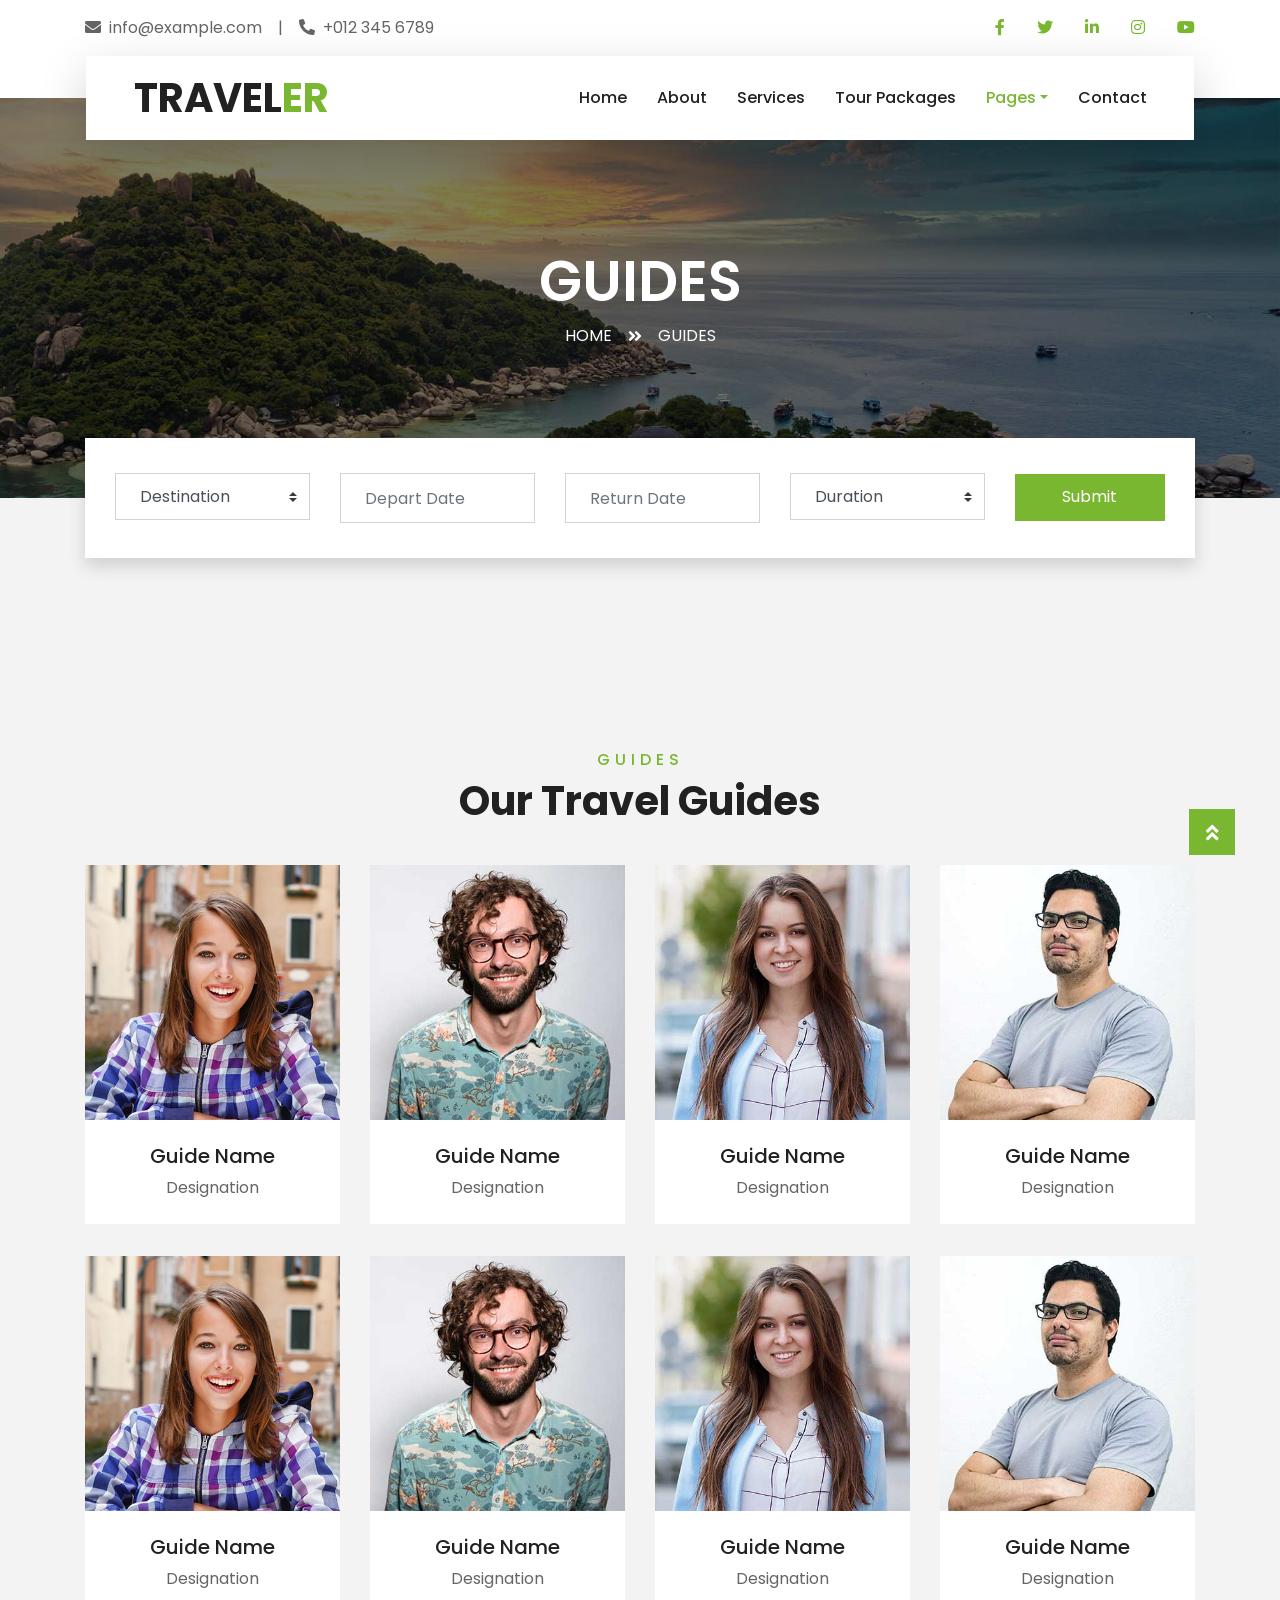
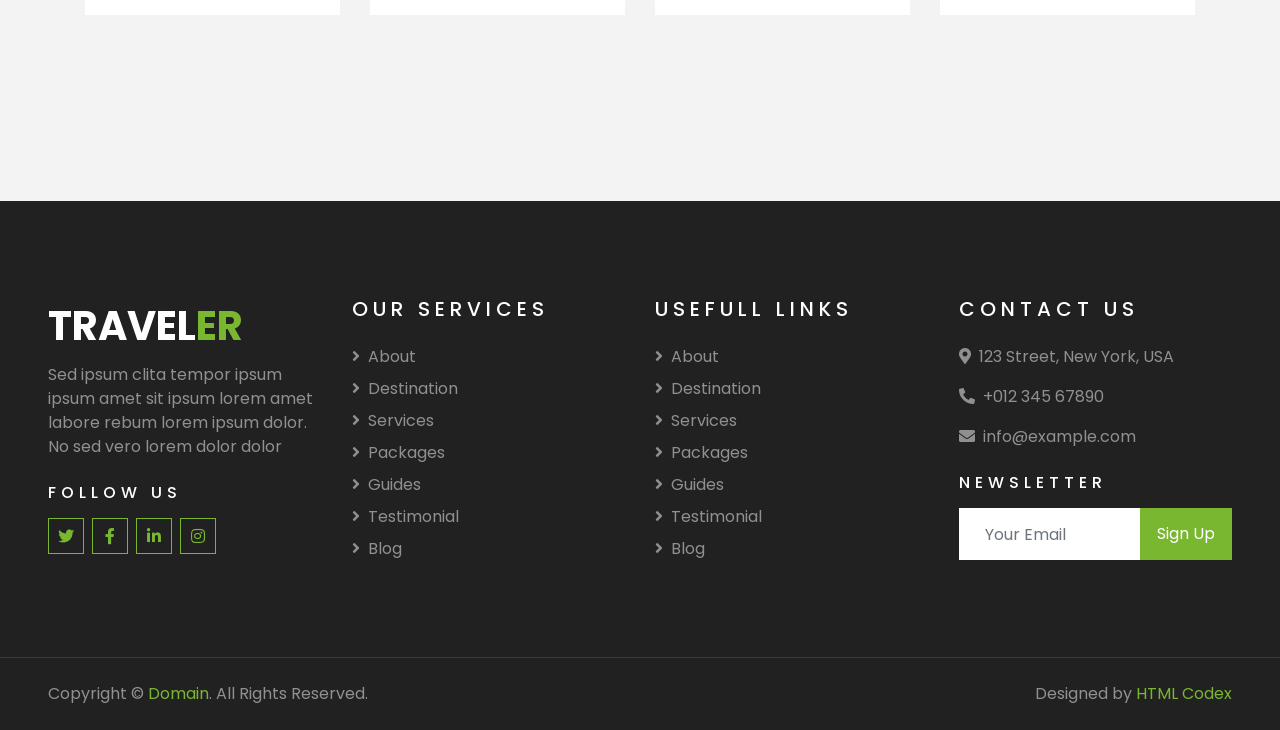
<file: wwwroot/LayoutWNT/guide.html>
<!DOCTYPE html>
<html lang="en">

<head>
    <meta charset="utf-8">
    <title>TRAVELER - Free Travel Website Template</title>
    <meta content="width=device-width, initial-scale=1.0" name="viewport">
    <meta content="Free HTML Templates" name="keywords">
    <meta content="Free HTML Templates" name="description">

    <!-- Favicon -->
    <link href="img/favicon.ico" rel="icon">

    <!-- Google Web Fonts -->
    <link rel="preconnect" href="https://fonts.gstatic.com">
    <link href="https://fonts.googleapis.com/css2?family=Poppins:wght@400;500;600;700&display=swap" rel="stylesheet"> 

    <!-- Font Awesome -->
    <link href="https://cdnjs.cloudflare.com/ajax/libs/font-awesome/5.10.0/css/all.min.css" rel="stylesheet">

    <!-- Libraries Stylesheet -->
    <link href="lib/owlcarousel/assets/owl.carousel.min.css" rel="stylesheet">
    <link href="lib/tempusdominus/css/tempusdominus-bootstrap-4.min.css" rel="stylesheet" />

    <!-- Customized Bootstrap Stylesheet -->
    <link href="css/style.css" rel="stylesheet">
</head>

<body>
    <!-- Topbar Start -->
    <div class="container-fluid bg-light pt-3 d-none d-lg-block">
        <div class="container">
            <div class="row">
                <div class="col-lg-6 text-center text-lg-left mb-2 mb-lg-0">
                    <div class="d-inline-flex align-items-center">
                        <p><i class="fa fa-envelope mr-2"></i>info@example.com</p>
                        <p class="text-body px-3">|</p>
                        <p><i class="fa fa-phone-alt mr-2"></i>+012 345 6789</p>
                    </div>
                </div>
                <div class="col-lg-6 text-center text-lg-right">
                    <div class="d-inline-flex align-items-center">
                        <a class="text-primary px-3" href="">
                            <i class="fab fa-facebook-f"></i>
                        </a>
                        <a class="text-primary px-3" href="">
                            <i class="fab fa-twitter"></i>
                        </a>
                        <a class="text-primary px-3" href="">
                            <i class="fab fa-linkedin-in"></i>
                        </a>
                        <a class="text-primary px-3" href="">
                            <i class="fab fa-instagram"></i>
                        </a>
                        <a class="text-primary pl-3" href="">
                            <i class="fab fa-youtube"></i>
                        </a>
                    </div>
                </div>
            </div>
        </div>
    </div>
    <!-- Topbar End -->


    <!-- Navbar Start -->
    <div class="container-fluid position-relative nav-bar p-0">
        <div class="container-lg position-relative p-0 px-lg-3" style="z-index: 9;">
            <nav class="navbar navbar-expand-lg bg-light navbar-light shadow-lg py-3 py-lg-0 pl-3 pl-lg-5">
                <a href="" class="navbar-brand">
                    <h1 class="m-0 text-primary"><span class="text-dark">TRAVEL</span>ER</h1>
                </a>
                <button type="button" class="navbar-toggler" data-toggle="collapse" data-target="#navbarCollapse">
                    <span class="navbar-toggler-icon"></span>
                </button>
                <div class="collapse navbar-collapse justify-content-between px-3" id="navbarCollapse">
                    <div class="navbar-nav ml-auto py-0">
                        <a href="index.html" class="nav-item nav-link">Home</a>
                        <a href="about.html" class="nav-item nav-link">About</a>
                        <a href="service.html" class="nav-item nav-link">Services</a>
                        <a href="package.html" class="nav-item nav-link">Tour Packages</a>
                        <div class="nav-item dropdown">
                            <a href="#" class="nav-link dropdown-toggle active" data-toggle="dropdown">Pages</a>
                            <div class="dropdown-menu border-0 rounded-0 m-0">
                                <a href="blog.html" class="dropdown-item">Blog Grid</a>
                                <a href="single.html" class="dropdown-item">Blog Detail</a>
                                <a href="destination.html" class="dropdown-item">Destination</a>
                                <a href="guide.html" class="dropdown-item active">Travel Guides</a>
                                <a href="testimonial.html" class="dropdown-item">Testimonial</a>
                            </div>
                        </div>
                        <a href="contact.html" class="nav-item nav-link">Contact</a>
                    </div>
                </div>
            </nav>
        </div>
    </div>
    <!-- Navbar End -->


    <!-- Header Start -->
    <div class="container-fluid page-header">
        <div class="container">
            <div class="d-flex flex-column align-items-center justify-content-center" style="min-height: 400px">
                <h3 class="display-4 text-white text-uppercase">Guides</h3>
                <div class="d-inline-flex text-white">
                    <p class="m-0 text-uppercase"><a class="text-white" href="">Home</a></p>
                    <i class="fa fa-angle-double-right pt-1 px-3"></i>
                    <p class="m-0 text-uppercase">Guides</p>
                </div>
            </div>
        </div>
    </div>
    <!-- Header End -->


    <!-- Booking Start -->
    <div class="container-fluid booking mt-5 pb-5">
        <div class="container pb-5">
            <div class="bg-light shadow" style="padding: 30px;">
                <div class="row align-items-center" style="min-height: 60px;">
                    <div class="col-md-10">
                        <div class="row">
                            <div class="col-md-3">
                                <div class="mb-3 mb-md-0">
                                    <select class="custom-select px-4" style="height: 47px;">
                                        <option selected>Destination</option>
                                        <option value="1">Destination 1</option>
                                        <option value="2">Destination 1</option>
                                        <option value="3">Destination 1</option>
                                    </select>
                                </div>
                            </div>
                            <div class="col-md-3">
                                <div class="mb-3 mb-md-0">
                                    <div class="date" id="date1" data-target-input="nearest">
                                        <input type="text" class="form-control p-4 datetimepicker-input" placeholder="Depart Date" data-target="#date1" data-toggle="datetimepicker"/>
                                    </div>
                                </div>
                            </div>
                            <div class="col-md-3">
                                <div class="mb-3 mb-md-0">
                                    <div class="date" id="date2" data-target-input="nearest">
                                        <input type="text" class="form-control p-4 datetimepicker-input" placeholder="Return Date" data-target="#date2" data-toggle="datetimepicker"/>
                                    </div>
                                </div>
                            </div>
                            <div class="col-md-3">
                                <div class="mb-3 mb-md-0">
                                    <select class="custom-select px-4" style="height: 47px;">
                                        <option selected>Duration</option>
                                        <option value="1">Duration 1</option>
                                        <option value="2">Duration 1</option>
                                        <option value="3">Duration 1</option>
                                    </select>
                                </div>
                            </div>
                        </div>
                    </div>
                    <div class="col-md-2">
                        <button class="btn btn-primary btn-block" type="submit" style="height: 47px; margin-top: -2px;">Submit</button>
                    </div>
                </div>
            </div>
        </div>
    </div>
    <!-- Booking End -->


    <!-- Team Start -->
    <div class="container-fluid py-5">
        <div class="container pt-5 pb-3">
            <div class="text-center mb-3 pb-3">
                <h6 class="text-primary text-uppercase" style="letter-spacing: 5px;">Guides</h6>
                <h1>Our Travel Guides</h1>
            </div>
            <div class="row">
                <div class="col-lg-3 col-md-4 col-sm-6 pb-2">
                    <div class="team-item bg-white mb-4">
                        <div class="team-img position-relative overflow-hidden">
                            <img class="img-fluid w-100" src="img/team-1.jpg" alt="">
                            <div class="team-social">
                                <a class="btn btn-outline-primary btn-square" href=""><i class="fab fa-twitter"></i></a>
                                <a class="btn btn-outline-primary btn-square" href=""><i class="fab fa-facebook-f"></i></a>
                                <a class="btn btn-outline-primary btn-square" href=""><i class="fab fa-instagram"></i></a>
                                <a class="btn btn-outline-primary btn-square" href=""><i class="fab fa-linkedin-in"></i></a>
                            </div>
                        </div>
                        <div class="text-center py-4">
                            <h5 class="text-truncate">Guide Name</h5>
                            <p class="m-0">Designation</p>
                        </div>
                    </div>
                </div>
                <div class="col-lg-3 col-md-4 col-sm-6 pb-2">
                    <div class="team-item bg-white mb-4">
                        <div class="team-img position-relative overflow-hidden">
                            <img class="img-fluid w-100" src="img/team-2.jpg" alt="">
                            <div class="team-social">
                                <a class="btn btn-outline-primary btn-square" href=""><i class="fab fa-twitter"></i></a>
                                <a class="btn btn-outline-primary btn-square" href=""><i class="fab fa-facebook-f"></i></a>
                                <a class="btn btn-outline-primary btn-square" href=""><i class="fab fa-instagram"></i></a>
                                <a class="btn btn-outline-primary btn-square" href=""><i class="fab fa-linkedin-in"></i></a>
                            </div>
                        </div>
                        <div class="text-center py-4">
                            <h5 class="text-truncate">Guide Name</h5>
                            <p class="m-0">Designation</p>
                        </div>
                    </div>
                </div>
                <div class="col-lg-3 col-md-4 col-sm-6 pb-2">
                    <div class="team-item bg-white mb-4">
                        <div class="team-img position-relative overflow-hidden">
                            <img class="img-fluid w-100" src="img/team-3.jpg" alt="">
                            <div class="team-social">
                                <a class="btn btn-outline-primary btn-square" href=""><i class="fab fa-twitter"></i></a>
                                <a class="btn btn-outline-primary btn-square" href=""><i class="fab fa-facebook-f"></i></a>
                                <a class="btn btn-outline-primary btn-square" href=""><i class="fab fa-instagram"></i></a>
                                <a class="btn btn-outline-primary btn-square" href=""><i class="fab fa-linkedin-in"></i></a>
                            </div>
                        </div>
                        <div class="text-center py-4">
                            <h5 class="text-truncate">Guide Name</h5>
                            <p class="m-0">Designation</p>
                        </div>
                    </div>
                </div>
                <div class="col-lg-3 col-md-4 col-sm-6 pb-2">
                    <div class="team-item bg-white mb-4">
                        <div class="team-img position-relative overflow-hidden">
                            <img class="img-fluid w-100" src="img/team-4.jpg" alt="">
                            <div class="team-social">
                                <a class="btn btn-outline-primary btn-square" href=""><i class="fab fa-twitter"></i></a>
                                <a class="btn btn-outline-primary btn-square" href=""><i class="fab fa-facebook-f"></i></a>
                                <a class="btn btn-outline-primary btn-square" href=""><i class="fab fa-instagram"></i></a>
                                <a class="btn btn-outline-primary btn-square" href=""><i class="fab fa-linkedin-in"></i></a>
                            </div>
                        </div>
                        <div class="text-center py-4">
                            <h5 class="text-truncate">Guide Name</h5>
                            <p class="m-0">Designation</p>
                        </div>
                    </div>
                </div>
                <div class="col-lg-3 col-md-4 col-sm-6 pb-2">
                    <div class="team-item bg-white mb-4">
                        <div class="team-img position-relative overflow-hidden">
                            <img class="img-fluid w-100" src="img/team-1.jpg" alt="">
                            <div class="team-social">
                                <a class="btn btn-outline-primary btn-square" href=""><i class="fab fa-twitter"></i></a>
                                <a class="btn btn-outline-primary btn-square" href=""><i class="fab fa-facebook-f"></i></a>
                                <a class="btn btn-outline-primary btn-square" href=""><i class="fab fa-instagram"></i></a>
                                <a class="btn btn-outline-primary btn-square" href=""><i class="fab fa-linkedin-in"></i></a>
                            </div>
                        </div>
                        <div class="text-center py-4">
                            <h5 class="text-truncate">Guide Name</h5>
                            <p class="m-0">Designation</p>
                        </div>
                    </div>
                </div>
                <div class="col-lg-3 col-md-4 col-sm-6 pb-2">
                    <div class="team-item bg-white mb-4">
                        <div class="team-img position-relative overflow-hidden">
                            <img class="img-fluid w-100" src="img/team-2.jpg" alt="">
                            <div class="team-social">
                                <a class="btn btn-outline-primary btn-square" href=""><i class="fab fa-twitter"></i></a>
                                <a class="btn btn-outline-primary btn-square" href=""><i class="fab fa-facebook-f"></i></a>
                                <a class="btn btn-outline-primary btn-square" href=""><i class="fab fa-instagram"></i></a>
                                <a class="btn btn-outline-primary btn-square" href=""><i class="fab fa-linkedin-in"></i></a>
                            </div>
                        </div>
                        <div class="text-center py-4">
                            <h5 class="text-truncate">Guide Name</h5>
                            <p class="m-0">Designation</p>
                        </div>
                    </div>
                </div>
                <div class="col-lg-3 col-md-4 col-sm-6 pb-2">
                    <div class="team-item bg-white mb-4">
                        <div class="team-img position-relative overflow-hidden">
                            <img class="img-fluid w-100" src="img/team-3.jpg" alt="">
                            <div class="team-social">
                                <a class="btn btn-outline-primary btn-square" href=""><i class="fab fa-twitter"></i></a>
                                <a class="btn btn-outline-primary btn-square" href=""><i class="fab fa-facebook-f"></i></a>
                                <a class="btn btn-outline-primary btn-square" href=""><i class="fab fa-instagram"></i></a>
                                <a class="btn btn-outline-primary btn-square" href=""><i class="fab fa-linkedin-in"></i></a>
                            </div>
                        </div>
                        <div class="text-center py-4">
                            <h5 class="text-truncate">Guide Name</h5>
                            <p class="m-0">Designation</p>
                        </div>
                    </div>
                </div>
                <div class="col-lg-3 col-md-4 col-sm-6 pb-2">
                    <div class="team-item bg-white mb-4">
                        <div class="team-img position-relative overflow-hidden">
                            <img class="img-fluid w-100" src="img/team-4.jpg" alt="">
                            <div class="team-social">
                                <a class="btn btn-outline-primary btn-square" href=""><i class="fab fa-twitter"></i></a>
                                <a class="btn btn-outline-primary btn-square" href=""><i class="fab fa-facebook-f"></i></a>
                                <a class="btn btn-outline-primary btn-square" href=""><i class="fab fa-instagram"></i></a>
                                <a class="btn btn-outline-primary btn-square" href=""><i class="fab fa-linkedin-in"></i></a>
                            </div>
                        </div>
                        <div class="text-center py-4">
                            <h5 class="text-truncate">Guide Name</h5>
                            <p class="m-0">Designation</p>
                        </div>
                    </div>
                </div>
            </div>
        </div>
    </div>
    <!-- Team End -->


    <!-- Footer Start -->
    <div class="container-fluid bg-dark text-white-50 py-5 px-sm-3 px-lg-5" style="margin-top: 90px;">
        <div class="row pt-5">
            <div class="col-lg-3 col-md-6 mb-5">
                <a href="" class="navbar-brand">
                    <h1 class="text-primary"><span class="text-white">TRAVEL</span>ER</h1>
                </a>
                <p>Sed ipsum clita tempor ipsum ipsum amet sit ipsum lorem amet labore rebum lorem ipsum dolor. No sed vero lorem dolor dolor</p>
                <h6 class="text-white text-uppercase mt-4 mb-3" style="letter-spacing: 5px;">Follow Us</h6>
                <div class="d-flex justify-content-start">
                    <a class="btn btn-outline-primary btn-square mr-2" href="#"><i class="fab fa-twitter"></i></a>
                    <a class="btn btn-outline-primary btn-square mr-2" href="#"><i class="fab fa-facebook-f"></i></a>
                    <a class="btn btn-outline-primary btn-square mr-2" href="#"><i class="fab fa-linkedin-in"></i></a>
                    <a class="btn btn-outline-primary btn-square" href="#"><i class="fab fa-instagram"></i></a>
                </div>
            </div>
            <div class="col-lg-3 col-md-6 mb-5">
                <h5 class="text-white text-uppercase mb-4" style="letter-spacing: 5px;">Our Services</h5>
                <div class="d-flex flex-column justify-content-start">
                    <a class="text-white-50 mb-2" href="#"><i class="fa fa-angle-right mr-2"></i>About</a>
                    <a class="text-white-50 mb-2" href="#"><i class="fa fa-angle-right mr-2"></i>Destination</a>
                    <a class="text-white-50 mb-2" href="#"><i class="fa fa-angle-right mr-2"></i>Services</a>
                    <a class="text-white-50 mb-2" href="#"><i class="fa fa-angle-right mr-2"></i>Packages</a>
                    <a class="text-white-50 mb-2" href="#"><i class="fa fa-angle-right mr-2"></i>Guides</a>
                    <a class="text-white-50 mb-2" href="#"><i class="fa fa-angle-right mr-2"></i>Testimonial</a>
                    <a class="text-white-50" href="#"><i class="fa fa-angle-right mr-2"></i>Blog</a>
                </div>
            </div>
            <div class="col-lg-3 col-md-6 mb-5">
                <h5 class="text-white text-uppercase mb-4" style="letter-spacing: 5px;">Usefull Links</h5>
                <div class="d-flex flex-column justify-content-start">
                    <a class="text-white-50 mb-2" href="#"><i class="fa fa-angle-right mr-2"></i>About</a>
                    <a class="text-white-50 mb-2" href="#"><i class="fa fa-angle-right mr-2"></i>Destination</a>
                    <a class="text-white-50 mb-2" href="#"><i class="fa fa-angle-right mr-2"></i>Services</a>
                    <a class="text-white-50 mb-2" href="#"><i class="fa fa-angle-right mr-2"></i>Packages</a>
                    <a class="text-white-50 mb-2" href="#"><i class="fa fa-angle-right mr-2"></i>Guides</a>
                    <a class="text-white-50 mb-2" href="#"><i class="fa fa-angle-right mr-2"></i>Testimonial</a>
                    <a class="text-white-50" href="#"><i class="fa fa-angle-right mr-2"></i>Blog</a>
                </div>
            </div>
            <div class="col-lg-3 col-md-6 mb-5">
                <h5 class="text-white text-uppercase mb-4" style="letter-spacing: 5px;">Contact Us</h5>
                <p><i class="fa fa-map-marker-alt mr-2"></i>123 Street, New York, USA</p>
                <p><i class="fa fa-phone-alt mr-2"></i>+012 345 67890</p>
                <p><i class="fa fa-envelope mr-2"></i>info@example.com</p>
                <h6 class="text-white text-uppercase mt-4 mb-3" style="letter-spacing: 5px;">Newsletter</h6>
                <div class="w-100">
                    <div class="input-group">
                        <input type="text" class="form-control border-light" style="padding: 25px;" placeholder="Your Email">
                        <div class="input-group-append">
                            <button class="btn btn-primary px-3">Sign Up</button>
                        </div>
                    </div>
                </div>
            </div>
        </div>
    </div>
    <div class="container-fluid bg-dark text-white border-top py-4 px-sm-3 px-md-5" style="border-color: rgba(256, 256, 256, .1) !important;">
        <div class="row">
            <div class="col-lg-6 text-center text-md-left mb-3 mb-md-0">
                <p class="m-0 text-white-50">Copyright &copy; <a href="#">Domain</a>. All Rights Reserved.</a>
                </p>
            </div>
            <div class="col-lg-6 text-center text-md-right">
                <p class="m-0 text-white-50">Designed by <a href="https://htmlcodex.com">HTML Codex</a>
                </p>
            </div>
        </div>
    </div>
    <!-- Footer End -->


    <!-- Back to Top -->
    <a href="#" class="btn btn-lg btn-primary btn-lg-square back-to-top"><i class="fa fa-angle-double-up"></i></a>


    <!-- JavaScript Libraries -->
    <script src="https://code.jquery.com/jquery-3.4.1.min.js"></script>
    <script src="https://stackpath.bootstrapcdn.com/bootstrap/4.4.1/js/bootstrap.bundle.min.js"></script>
    <script src="lib/easing/easing.min.js"></script>
    <script src="lib/owlcarousel/owl.carousel.min.js"></script>
    <script src="lib/tempusdominus/js/moment.min.js"></script>
    <script src="lib/tempusdominus/js/moment-timezone.min.js"></script>
    <script src="lib/tempusdominus/js/tempusdominus-bootstrap-4.min.js"></script>

    <!-- Contact Javascript File -->
    <script src="mail/jqBootstrapValidation.min.js"></script>
    <script src="mail/contact.js"></script>

    <!-- Template Javascript -->
    <script src="js/main.js"></script>
</body>

</html>
</file>
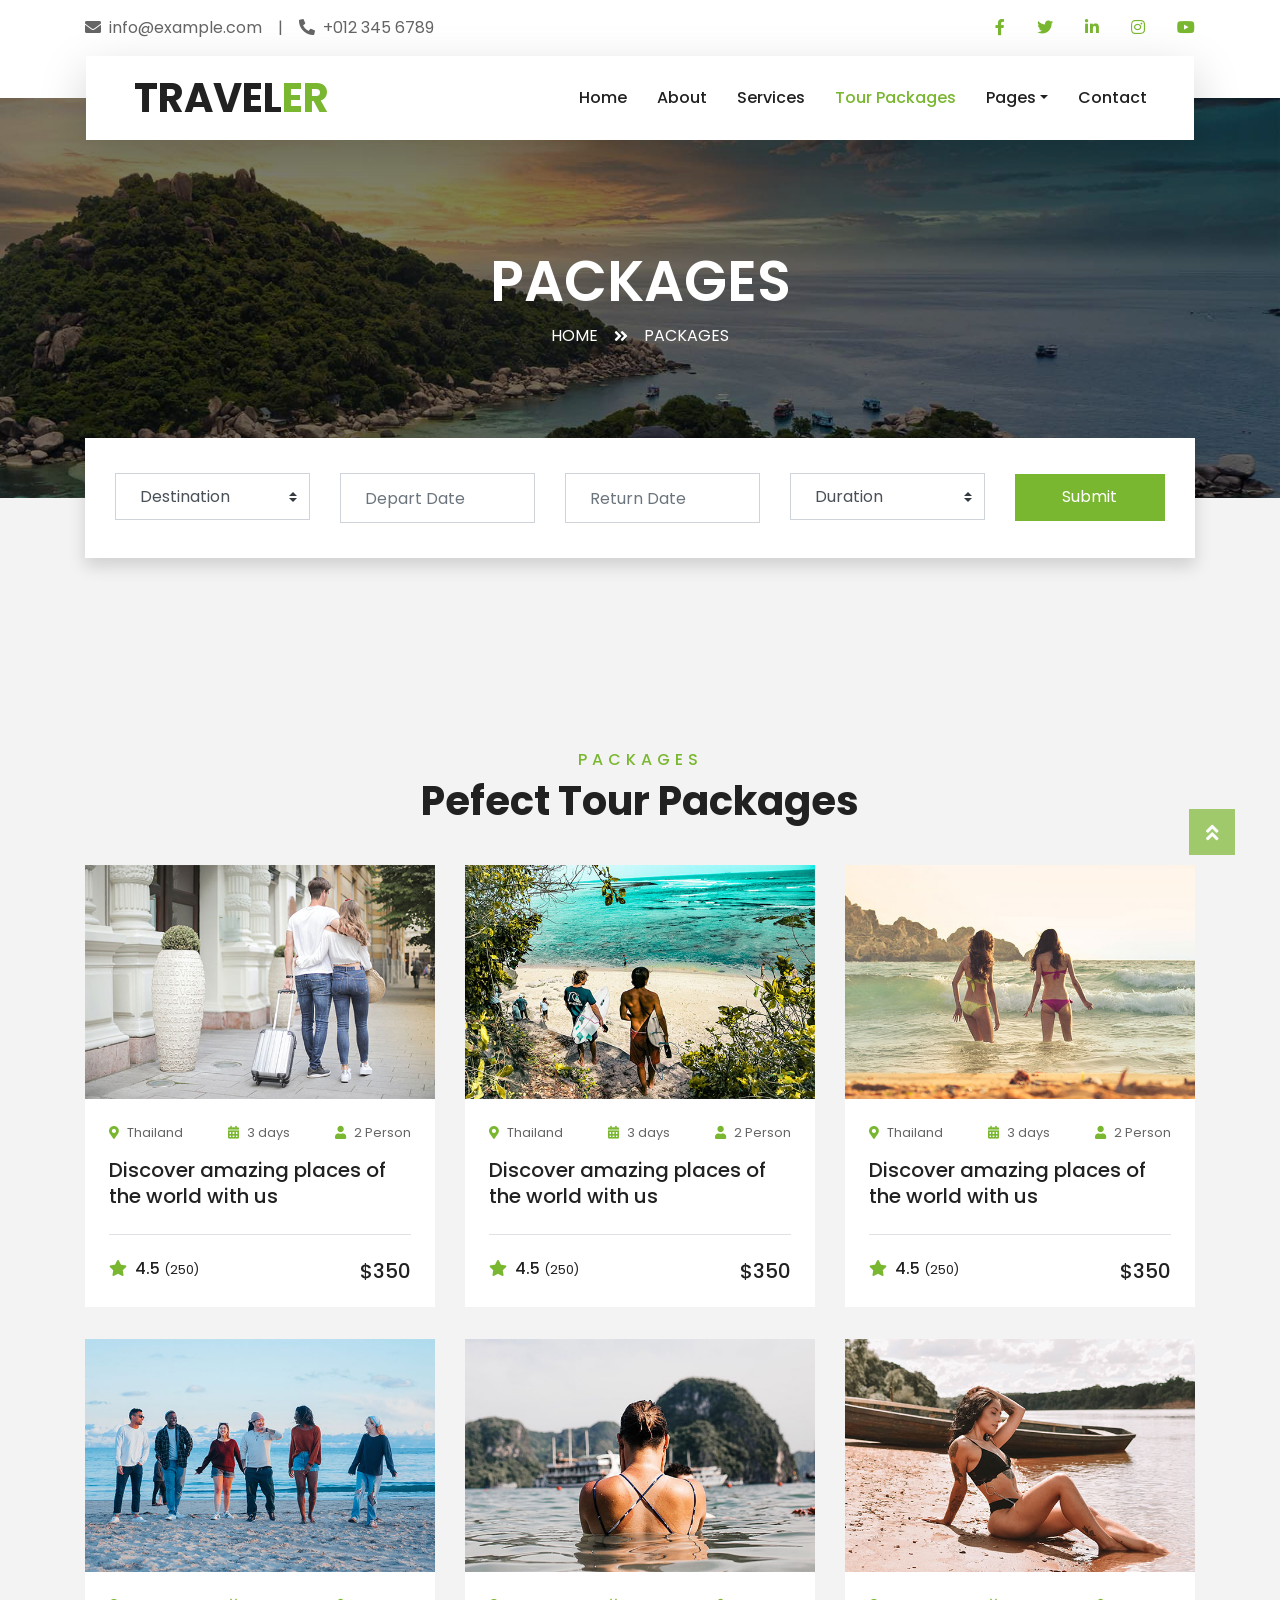
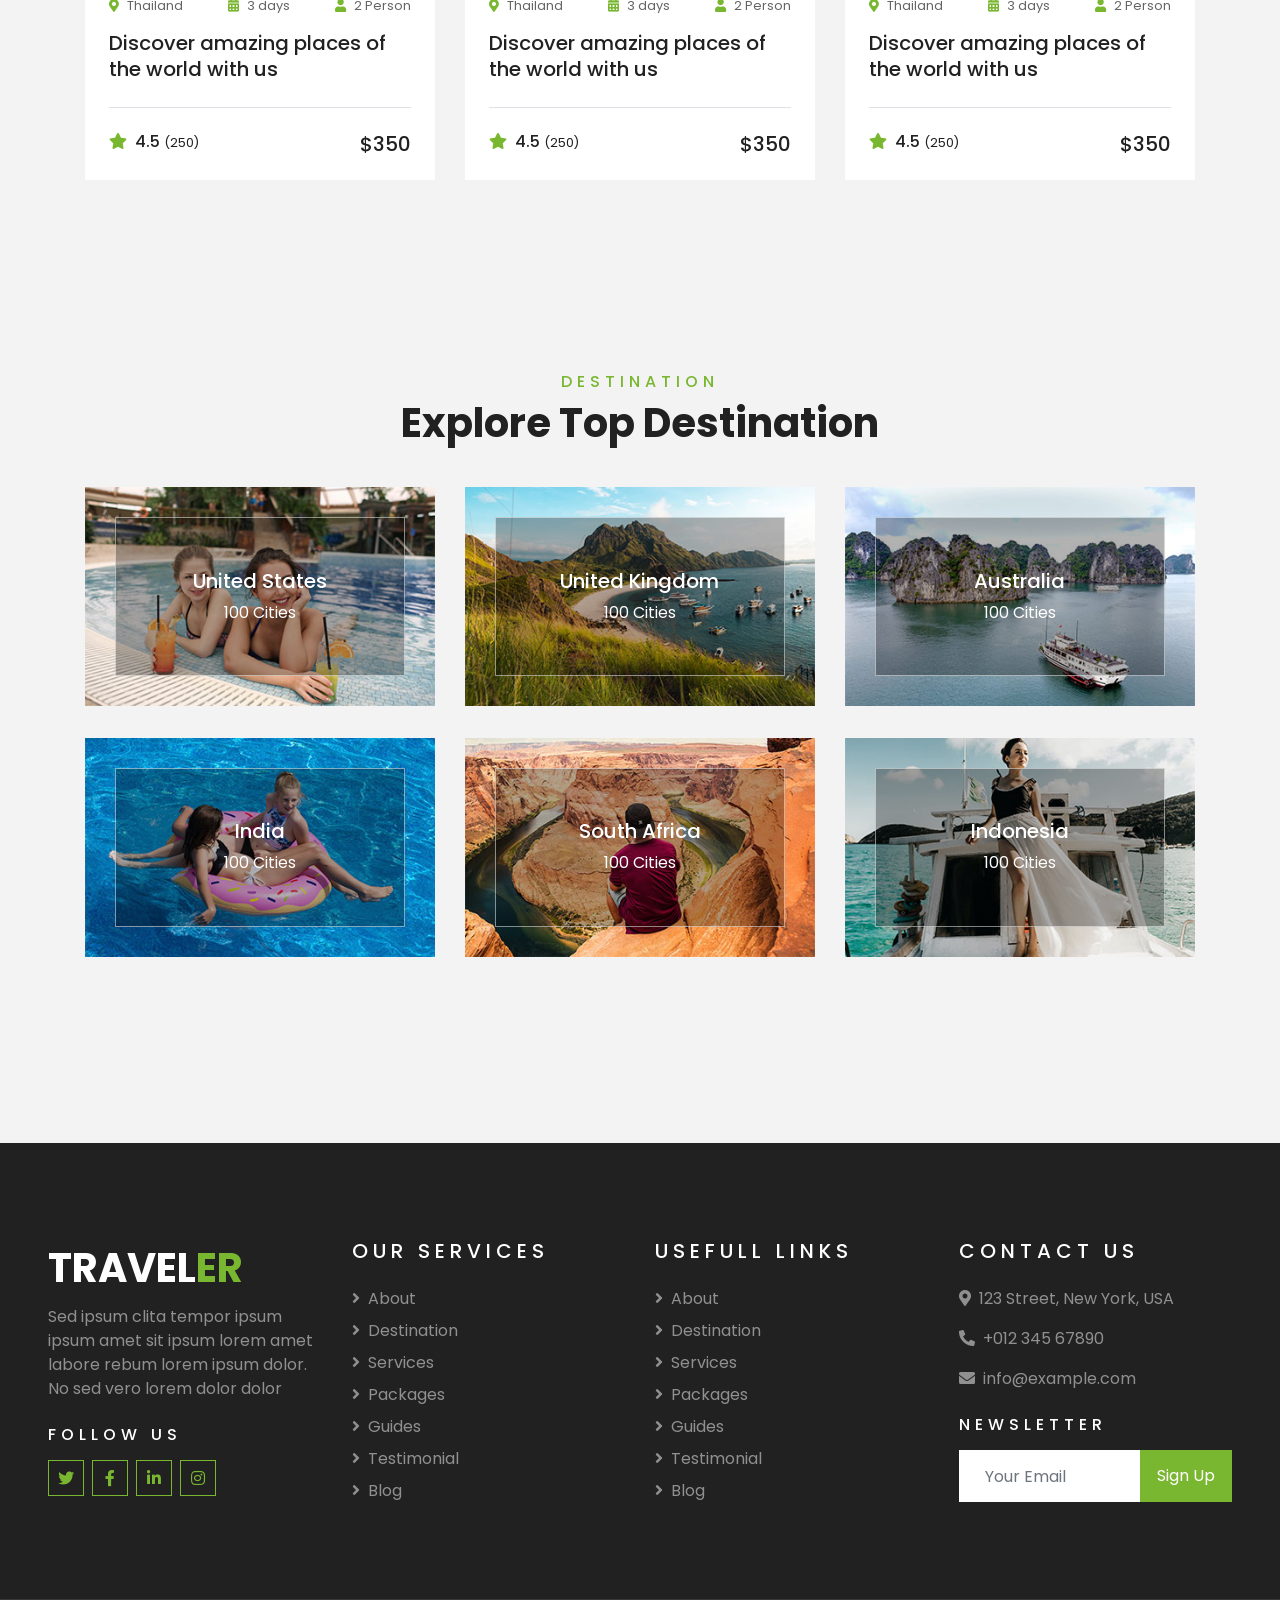
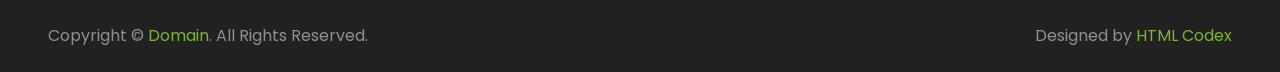
<file: wwwroot/LayoutWNT/package.html>
<!DOCTYPE html>
<html lang="en">

<head>
    <meta charset="utf-8">
    <title>TRAVELER - Free Travel Website Template</title>
    <meta content="width=device-width, initial-scale=1.0" name="viewport">
    <meta content="Free HTML Templates" name="keywords">
    <meta content="Free HTML Templates" name="description">

    <!-- Favicon -->
    <link href="img/favicon.ico" rel="icon">

    <!-- Google Web Fonts -->
    <link rel="preconnect" href="https://fonts.gstatic.com">
    <link href="https://fonts.googleapis.com/css2?family=Poppins:wght@400;500;600;700&display=swap" rel="stylesheet"> 

    <!-- Font Awesome -->
    <link href="https://cdnjs.cloudflare.com/ajax/libs/font-awesome/5.10.0/css/all.min.css" rel="stylesheet">

    <!-- Libraries Stylesheet -->
    <link href="lib/owlcarousel/assets/owl.carousel.min.css" rel="stylesheet">
    <link href="lib/tempusdominus/css/tempusdominus-bootstrap-4.min.css" rel="stylesheet" />

    <!-- Customized Bootstrap Stylesheet -->
    <link href="css/style.css" rel="stylesheet">
</head>

<body>
    <!-- Topbar Start -->
    <div class="container-fluid bg-light pt-3 d-none d-lg-block">
        <div class="container">
            <div class="row">
                <div class="col-lg-6 text-center text-lg-left mb-2 mb-lg-0">
                    <div class="d-inline-flex align-items-center">
                        <p><i class="fa fa-envelope mr-2"></i>info@example.com</p>
                        <p class="text-body px-3">|</p>
                        <p><i class="fa fa-phone-alt mr-2"></i>+012 345 6789</p>
                    </div>
                </div>
                <div class="col-lg-6 text-center text-lg-right">
                    <div class="d-inline-flex align-items-center">
                        <a class="text-primary px-3" href="">
                            <i class="fab fa-facebook-f"></i>
                        </a>
                        <a class="text-primary px-3" href="">
                            <i class="fab fa-twitter"></i>
                        </a>
                        <a class="text-primary px-3" href="">
                            <i class="fab fa-linkedin-in"></i>
                        </a>
                        <a class="text-primary px-3" href="">
                            <i class="fab fa-instagram"></i>
                        </a>
                        <a class="text-primary pl-3" href="">
                            <i class="fab fa-youtube"></i>
                        </a>
                    </div>
                </div>
            </div>
        </div>
    </div>
    <!-- Topbar End -->


    <!-- Navbar Start -->
    <div class="container-fluid position-relative nav-bar p-0">
        <div class="container-lg position-relative p-0 px-lg-3" style="z-index: 9;">
            <nav class="navbar navbar-expand-lg bg-light navbar-light shadow-lg py-3 py-lg-0 pl-3 pl-lg-5">
                <a href="" class="navbar-brand">
                    <h1 class="m-0 text-primary"><span class="text-dark">TRAVEL</span>ER</h1>
                </a>
                <button type="button" class="navbar-toggler" data-toggle="collapse" data-target="#navbarCollapse">
                    <span class="navbar-toggler-icon"></span>
                </button>
                <div class="collapse navbar-collapse justify-content-between px-3" id="navbarCollapse">
                    <div class="navbar-nav ml-auto py-0">
                        <a href="index.html" class="nav-item nav-link">Home</a>
                        <a href="about.html" class="nav-item nav-link">About</a>
                        <a href="service.html" class="nav-item nav-link">Services</a>
                        <a href="package.html" class="nav-item nav-link active">Tour Packages</a>
                        <div class="nav-item dropdown">
                            <a href="#" class="nav-link dropdown-toggle" data-toggle="dropdown">Pages</a>
                            <div class="dropdown-menu border-0 rounded-0 m-0">
                                <a href="blog.html" class="dropdown-item">Blog Grid</a>
                                <a href="single.html" class="dropdown-item">Blog Detail</a>
                                <a href="destination.html" class="dropdown-item">Destination</a>
                                <a href="guide.html" class="dropdown-item">Travel Guides</a>
                                <a href="testimonial.html" class="dropdown-item">Testimonial</a>
                            </div>
                        </div>
                        <a href="contact.html" class="nav-item nav-link">Contact</a>
                    </div>
                </div>
            </nav>
        </div>
    </div>
    <!-- Navbar End -->


    <!-- Header Start -->
    <div class="container-fluid page-header">
        <div class="container">
            <div class="d-flex flex-column align-items-center justify-content-center" style="min-height: 400px">
                <h3 class="display-4 text-white text-uppercase">Packages</h3>
                <div class="d-inline-flex text-white">
                    <p class="m-0 text-uppercase"><a class="text-white" href="">Home</a></p>
                    <i class="fa fa-angle-double-right pt-1 px-3"></i>
                    <p class="m-0 text-uppercase">Packages</p>
                </div>
            </div>
        </div>
    </div>
    <!-- Header End -->


    <!-- Booking Start -->
    <div class="container-fluid booking mt-5 pb-5">
        <div class="container pb-5">
            <div class="bg-light shadow" style="padding: 30px;">
                <div class="row align-items-center" style="min-height: 60px;">
                    <div class="col-md-10">
                        <div class="row">
                            <div class="col-md-3">
                                <div class="mb-3 mb-md-0">
                                    <select class="custom-select px-4" style="height: 47px;">
                                        <option selected>Destination</option>
                                        <option value="1">Destination 1</option>
                                        <option value="2">Destination 1</option>
                                        <option value="3">Destination 1</option>
                                    </select>
                                </div>
                            </div>
                            <div class="col-md-3">
                                <div class="mb-3 mb-md-0">
                                    <div class="date" id="date1" data-target-input="nearest">
                                        <input type="text" class="form-control p-4 datetimepicker-input" placeholder="Depart Date" data-target="#date1" data-toggle="datetimepicker"/>
                                    </div>
                                </div>
                            </div>
                            <div class="col-md-3">
                                <div class="mb-3 mb-md-0">
                                    <div class="date" id="date2" data-target-input="nearest">
                                        <input type="text" class="form-control p-4 datetimepicker-input" placeholder="Return Date" data-target="#date2" data-toggle="datetimepicker"/>
                                    </div>
                                </div>
                            </div>
                            <div class="col-md-3">
                                <div class="mb-3 mb-md-0">
                                    <select class="custom-select px-4" style="height: 47px;">
                                        <option selected>Duration</option>
                                        <option value="1">Duration 1</option>
                                        <option value="2">Duration 1</option>
                                        <option value="3">Duration 1</option>
                                    </select>
                                </div>
                            </div>
                        </div>
                    </div>
                    <div class="col-md-2">
                        <button class="btn btn-primary btn-block" type="submit" style="height: 47px; margin-top: -2px;">Submit</button>
                    </div>
                </div>
            </div>
        </div>
    </div>
    <!-- Booking End -->


    <!-- Packages Start -->
    <div class="container-fluid py-5">
        <div class="container pt-5 pb-3">
            <div class="text-center mb-3 pb-3">
                <h6 class="text-primary text-uppercase" style="letter-spacing: 5px;">Packages</h6>
                <h1>Pefect Tour Packages</h1>
            </div>
            <div class="row">
                <div class="col-lg-4 col-md-6 mb-4">
                    <div class="package-item bg-white mb-2">
                        <img class="img-fluid" src="img/package-1.jpg" alt="">
                        <div class="p-4">
                            <div class="d-flex justify-content-between mb-3">
                                <small class="m-0"><i class="fa fa-map-marker-alt text-primary mr-2"></i>Thailand</small>
                                <small class="m-0"><i class="fa fa-calendar-alt text-primary mr-2"></i>3 days</small>
                                <small class="m-0"><i class="fa fa-user text-primary mr-2"></i>2 Person</small>
                            </div>
                            <a class="h5 text-decoration-none" href="">Discover amazing places of the world with us</a>
                            <div class="border-top mt-4 pt-4">
                                <div class="d-flex justify-content-between">
                                    <h6 class="m-0"><i class="fa fa-star text-primary mr-2"></i>4.5 <small>(250)</small></h6>
                                    <h5 class="m-0">$350</h5>
                                </div>
                            </div>
                        </div>
                    </div>
                </div>
                <div class="col-lg-4 col-md-6 mb-4">
                    <div class="package-item bg-white mb-2">
                        <img class="img-fluid" src="img/package-2.jpg" alt="">
                        <div class="p-4">
                            <div class="d-flex justify-content-between mb-3">
                                <small class="m-0"><i class="fa fa-map-marker-alt text-primary mr-2"></i>Thailand</small>
                                <small class="m-0"><i class="fa fa-calendar-alt text-primary mr-2"></i>3 days</small>
                                <small class="m-0"><i class="fa fa-user text-primary mr-2"></i>2 Person</small>
                            </div>
                            <a class="h5 text-decoration-none" href="">Discover amazing places of the world with us</a>
                            <div class="border-top mt-4 pt-4">
                                <div class="d-flex justify-content-between">
                                    <h6 class="m-0"><i class="fa fa-star text-primary mr-2"></i>4.5 <small>(250)</small></h6>
                                    <h5 class="m-0">$350</h5>
                                </div>
                            </div>
                        </div>
                    </div>
                </div>
                <div class="col-lg-4 col-md-6 mb-4">
                    <div class="package-item bg-white mb-2">
                        <img class="img-fluid" src="img/package-3.jpg" alt="">
                        <div class="p-4">
                            <div class="d-flex justify-content-between mb-3">
                                <small class="m-0"><i class="fa fa-map-marker-alt text-primary mr-2"></i>Thailand</small>
                                <small class="m-0"><i class="fa fa-calendar-alt text-primary mr-2"></i>3 days</small>
                                <small class="m-0"><i class="fa fa-user text-primary mr-2"></i>2 Person</small>
                            </div>
                            <a class="h5 text-decoration-none" href="">Discover amazing places of the world with us</a>
                            <div class="border-top mt-4 pt-4">
                                <div class="d-flex justify-content-between">
                                    <h6 class="m-0"><i class="fa fa-star text-primary mr-2"></i>4.5 <small>(250)</small></h6>
                                    <h5 class="m-0">$350</h5>
                                </div>
                            </div>
                        </div>
                    </div>
                </div>
                <div class="col-lg-4 col-md-6 mb-4">
                    <div class="package-item bg-white mb-2">
                        <img class="img-fluid" src="img/package-4.jpg" alt="">
                        <div class="p-4">
                            <div class="d-flex justify-content-between mb-3">
                                <small class="m-0"><i class="fa fa-map-marker-alt text-primary mr-2"></i>Thailand</small>
                                <small class="m-0"><i class="fa fa-calendar-alt text-primary mr-2"></i>3 days</small>
                                <small class="m-0"><i class="fa fa-user text-primary mr-2"></i>2 Person</small>
                            </div>
                            <a class="h5 text-decoration-none" href="">Discover amazing places of the world with us</a>
                            <div class="border-top mt-4 pt-4">
                                <div class="d-flex justify-content-between">
                                    <h6 class="m-0"><i class="fa fa-star text-primary mr-2"></i>4.5 <small>(250)</small></h6>
                                    <h5 class="m-0">$350</h5>
                                </div>
                            </div>
                        </div>
                    </div>
                </div>
                <div class="col-lg-4 col-md-6 mb-4">
                    <div class="package-item bg-white mb-2">
                        <img class="img-fluid" src="img/package-5.jpg" alt="">
                        <div class="p-4">
                            <div class="d-flex justify-content-between mb-3">
                                <small class="m-0"><i class="fa fa-map-marker-alt text-primary mr-2"></i>Thailand</small>
                                <small class="m-0"><i class="fa fa-calendar-alt text-primary mr-2"></i>3 days</small>
                                <small class="m-0"><i class="fa fa-user text-primary mr-2"></i>2 Person</small>
                            </div>
                            <a class="h5 text-decoration-none" href="">Discover amazing places of the world with us</a>
                            <div class="border-top mt-4 pt-4">
                                <div class="d-flex justify-content-between">
                                    <h6 class="m-0"><i class="fa fa-star text-primary mr-2"></i>4.5 <small>(250)</small></h6>
                                    <h5 class="m-0">$350</h5>
                                </div>
                            </div>
                        </div>
                    </div>
                </div>
                <div class="col-lg-4 col-md-6 mb-4">
                    <div class="package-item bg-white mb-2">
                        <img class="img-fluid" src="img/package-6.jpg" alt="">
                        <div class="p-4">
                            <div class="d-flex justify-content-between mb-3">
                                <small class="m-0"><i class="fa fa-map-marker-alt text-primary mr-2"></i>Thailand</small>
                                <small class="m-0"><i class="fa fa-calendar-alt text-primary mr-2"></i>3 days</small>
                                <small class="m-0"><i class="fa fa-user text-primary mr-2"></i>2 Person</small>
                            </div>
                            <a class="h5 text-decoration-none" href="">Discover amazing places of the world with us</a>
                            <div class="border-top mt-4 pt-4">
                                <div class="d-flex justify-content-between">
                                    <h6 class="m-0"><i class="fa fa-star text-primary mr-2"></i>4.5 <small>(250)</small></h6>
                                    <h5 class="m-0">$350</h5>
                                </div>
                            </div>
                        </div>
                    </div>
                </div>
            </div>
        </div>
    </div>
    <!-- Packages End -->


    <!-- Destination Start -->
    <div class="container-fluid py-5">
        <div class="container pt-5 pb-3">
            <div class="text-center mb-3 pb-3">
                <h6 class="text-primary text-uppercase" style="letter-spacing: 5px;">Destination</h6>
                <h1>Explore Top Destination</h1>
            </div>
            <div class="row">
                <div class="col-lg-4 col-md-6 mb-4">
                    <div class="destination-item position-relative overflow-hidden mb-2">
                        <img class="img-fluid" src="img/destination-1.jpg" alt="">
                        <a class="destination-overlay text-white text-decoration-none" href="">
                            <h5 class="text-white">United States</h5>
                            <span>100 Cities</span>
                        </a>
                    </div>
                </div>
                <div class="col-lg-4 col-md-6 mb-4">
                    <div class="destination-item position-relative overflow-hidden mb-2">
                        <img class="img-fluid" src="img/destination-2.jpg" alt="">
                        <a class="destination-overlay text-white text-decoration-none" href="">
                            <h5 class="text-white">United Kingdom</h5>
                            <span>100 Cities</span>
                        </a>
                    </div>
                </div>
                <div class="col-lg-4 col-md-6 mb-4">
                    <div class="destination-item position-relative overflow-hidden mb-2">
                        <img class="img-fluid" src="img/destination-3.jpg" alt="">
                        <a class="destination-overlay text-white text-decoration-none" href="">
                            <h5 class="text-white">Australia</h5>
                            <span>100 Cities</span>
                        </a>
                    </div>
                </div>
                <div class="col-lg-4 col-md-6 mb-4">
                    <div class="destination-item position-relative overflow-hidden mb-2">
                        <img class="img-fluid" src="img/destination-4.jpg" alt="">
                        <a class="destination-overlay text-white text-decoration-none" href="">
                            <h5 class="text-white">India</h5>
                            <span>100 Cities</span>
                        </a>
                    </div>
                </div>
                <div class="col-lg-4 col-md-6 mb-4">
                    <div class="destination-item position-relative overflow-hidden mb-2">
                        <img class="img-fluid" src="img/destination-5.jpg" alt="">
                        <a class="destination-overlay text-white text-decoration-none" href="">
                            <h5 class="text-white">South Africa</h5>
                            <span>100 Cities</span>
                        </a>
                    </div>
                </div>
                <div class="col-lg-4 col-md-6 mb-4">
                    <div class="destination-item position-relative overflow-hidden mb-2">
                        <img class="img-fluid" src="img/destination-6.jpg" alt="">
                        <a class="destination-overlay text-white text-decoration-none" href="">
                            <h5 class="text-white">Indonesia</h5>
                            <span>100 Cities</span>
                        </a>
                    </div>
                </div>
            </div>
        </div>
    </div>
    <!-- Destination Start -->


    <!-- Footer Start -->
    <div class="container-fluid bg-dark text-white-50 py-5 px-sm-3 px-lg-5" style="margin-top: 90px;">
        <div class="row pt-5">
            <div class="col-lg-3 col-md-6 mb-5">
                <a href="" class="navbar-brand">
                    <h1 class="text-primary"><span class="text-white">TRAVEL</span>ER</h1>
                </a>
                <p>Sed ipsum clita tempor ipsum ipsum amet sit ipsum lorem amet labore rebum lorem ipsum dolor. No sed vero lorem dolor dolor</p>
                <h6 class="text-white text-uppercase mt-4 mb-3" style="letter-spacing: 5px;">Follow Us</h6>
                <div class="d-flex justify-content-start">
                    <a class="btn btn-outline-primary btn-square mr-2" href="#"><i class="fab fa-twitter"></i></a>
                    <a class="btn btn-outline-primary btn-square mr-2" href="#"><i class="fab fa-facebook-f"></i></a>
                    <a class="btn btn-outline-primary btn-square mr-2" href="#"><i class="fab fa-linkedin-in"></i></a>
                    <a class="btn btn-outline-primary btn-square" href="#"><i class="fab fa-instagram"></i></a>
                </div>
            </div>
            <div class="col-lg-3 col-md-6 mb-5">
                <h5 class="text-white text-uppercase mb-4" style="letter-spacing: 5px;">Our Services</h5>
                <div class="d-flex flex-column justify-content-start">
                    <a class="text-white-50 mb-2" href="#"><i class="fa fa-angle-right mr-2"></i>About</a>
                    <a class="text-white-50 mb-2" href="#"><i class="fa fa-angle-right mr-2"></i>Destination</a>
                    <a class="text-white-50 mb-2" href="#"><i class="fa fa-angle-right mr-2"></i>Services</a>
                    <a class="text-white-50 mb-2" href="#"><i class="fa fa-angle-right mr-2"></i>Packages</a>
                    <a class="text-white-50 mb-2" href="#"><i class="fa fa-angle-right mr-2"></i>Guides</a>
                    <a class="text-white-50 mb-2" href="#"><i class="fa fa-angle-right mr-2"></i>Testimonial</a>
                    <a class="text-white-50" href="#"><i class="fa fa-angle-right mr-2"></i>Blog</a>
                </div>
            </div>
            <div class="col-lg-3 col-md-6 mb-5">
                <h5 class="text-white text-uppercase mb-4" style="letter-spacing: 5px;">Usefull Links</h5>
                <div class="d-flex flex-column justify-content-start">
                    <a class="text-white-50 mb-2" href="#"><i class="fa fa-angle-right mr-2"></i>About</a>
                    <a class="text-white-50 mb-2" href="#"><i class="fa fa-angle-right mr-2"></i>Destination</a>
                    <a class="text-white-50 mb-2" href="#"><i class="fa fa-angle-right mr-2"></i>Services</a>
                    <a class="text-white-50 mb-2" href="#"><i class="fa fa-angle-right mr-2"></i>Packages</a>
                    <a class="text-white-50 mb-2" href="#"><i class="fa fa-angle-right mr-2"></i>Guides</a>
                    <a class="text-white-50 mb-2" href="#"><i class="fa fa-angle-right mr-2"></i>Testimonial</a>
                    <a class="text-white-50" href="#"><i class="fa fa-angle-right mr-2"></i>Blog</a>
                </div>
            </div>
            <div class="col-lg-3 col-md-6 mb-5">
                <h5 class="text-white text-uppercase mb-4" style="letter-spacing: 5px;">Contact Us</h5>
                <p><i class="fa fa-map-marker-alt mr-2"></i>123 Street, New York, USA</p>
                <p><i class="fa fa-phone-alt mr-2"></i>+012 345 67890</p>
                <p><i class="fa fa-envelope mr-2"></i>info@example.com</p>
                <h6 class="text-white text-uppercase mt-4 mb-3" style="letter-spacing: 5px;">Newsletter</h6>
                <div class="w-100">
                    <div class="input-group">
                        <input type="text" class="form-control border-light" style="padding: 25px;" placeholder="Your Email">
                        <div class="input-group-append">
                            <button class="btn btn-primary px-3">Sign Up</button>
                        </div>
                    </div>
                </div>
            </div>
        </div>
    </div>
    <div class="container-fluid bg-dark text-white border-top py-4 px-sm-3 px-md-5" style="border-color: rgba(256, 256, 256, .1) !important;">
        <div class="row">
            <div class="col-lg-6 text-center text-md-left mb-3 mb-md-0">
                <p class="m-0 text-white-50">Copyright &copy; <a href="#">Domain</a>. All Rights Reserved.</a>
                </p>
            </div>
            <div class="col-lg-6 text-center text-md-right">
                <p class="m-0 text-white-50">Designed by <a href="https://htmlcodex.com">HTML Codex</a>
                </p>
            </div>
        </div>
    </div>
    <!-- Footer End -->


    <!-- Back to Top -->
    <a href="#" class="btn btn-lg btn-primary btn-lg-square back-to-top"><i class="fa fa-angle-double-up"></i></a>


    <!-- JavaScript Libraries -->
    <script src="https://code.jquery.com/jquery-3.4.1.min.js"></script>
    <script src="https://stackpath.bootstrapcdn.com/bootstrap/4.4.1/js/bootstrap.bundle.min.js"></script>
    <script src="lib/easing/easing.min.js"></script>
    <script src="lib/owlcarousel/owl.carousel.min.js"></script>
    <script src="lib/tempusdominus/js/moment.min.js"></script>
    <script src="lib/tempusdominus/js/moment-timezone.min.js"></script>
    <script src="lib/tempusdominus/js/tempusdominus-bootstrap-4.min.js"></script>

    <!-- Contact Javascript File -->
    <script src="mail/jqBootstrapValidation.min.js"></script>
    <script src="mail/contact.js"></script>

    <!-- Template Javascript -->
    <script src="js/main.js"></script>
</body>

</html>
</file>
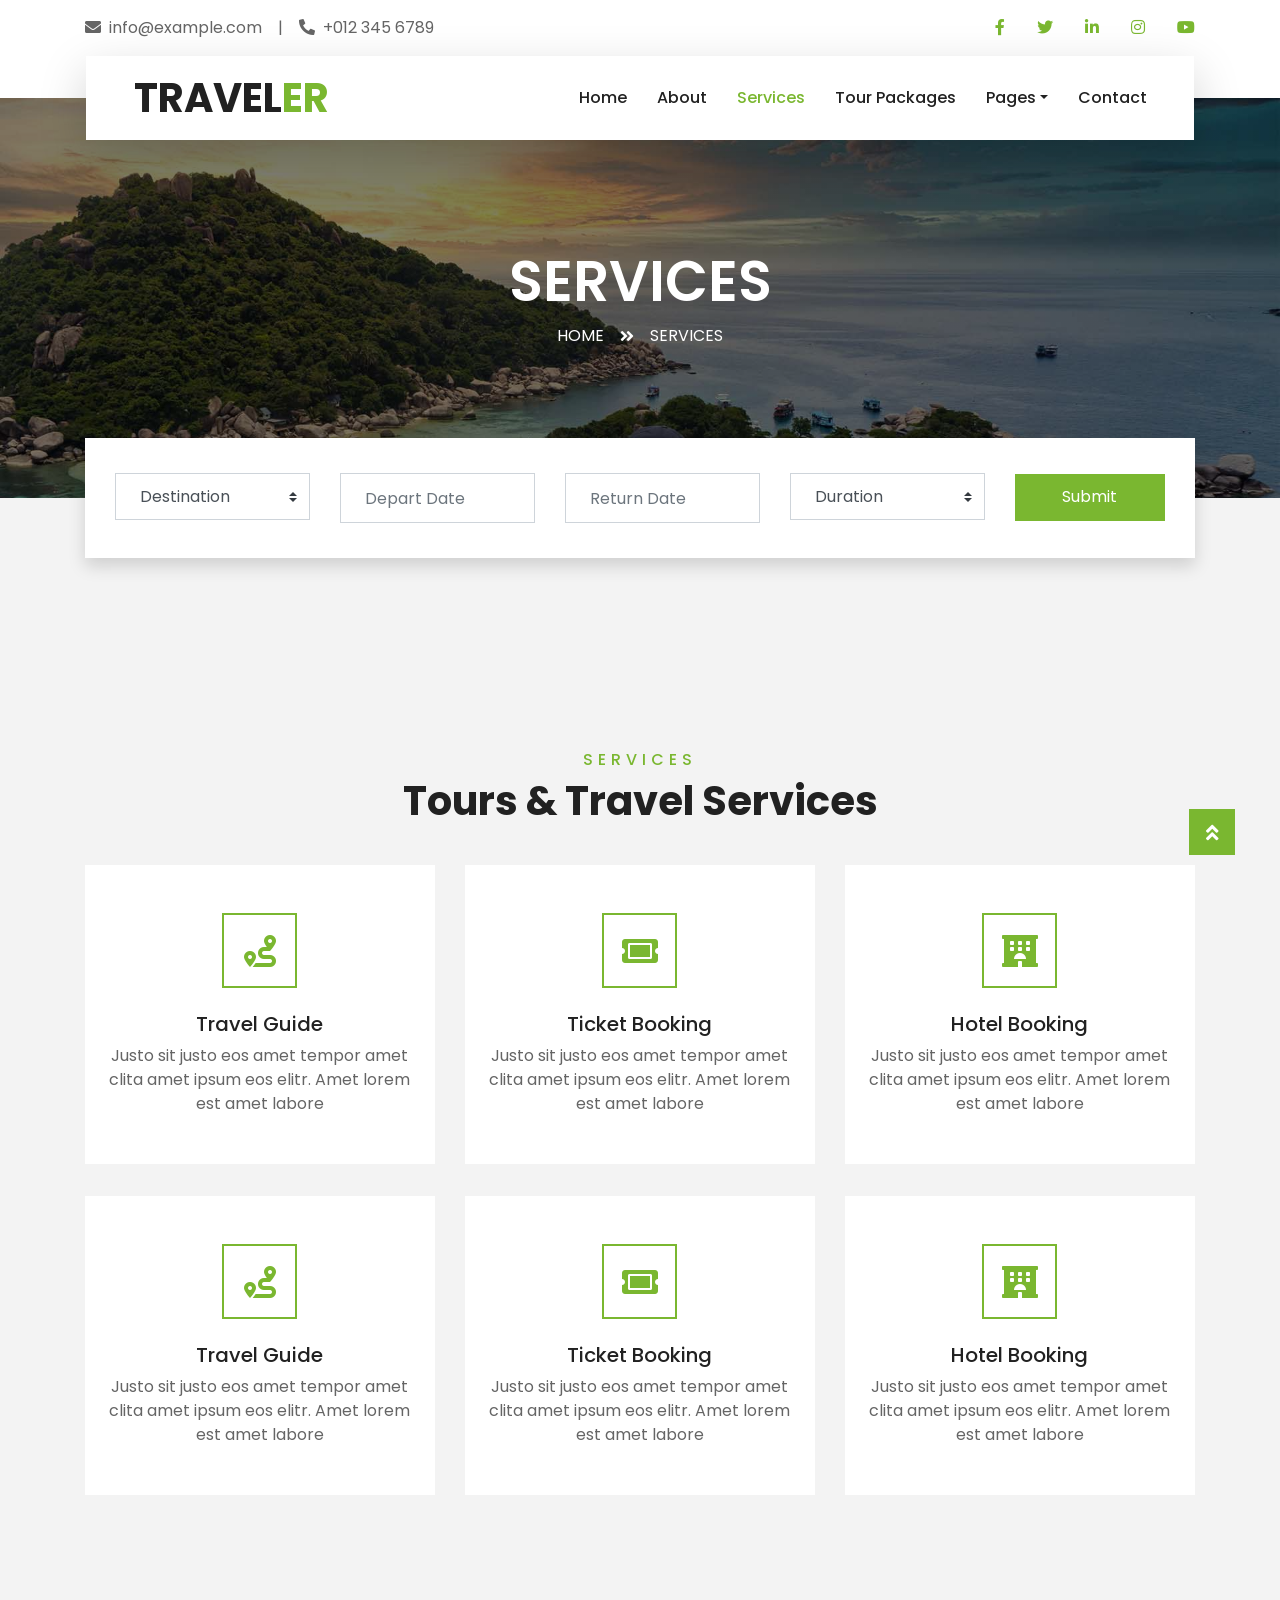
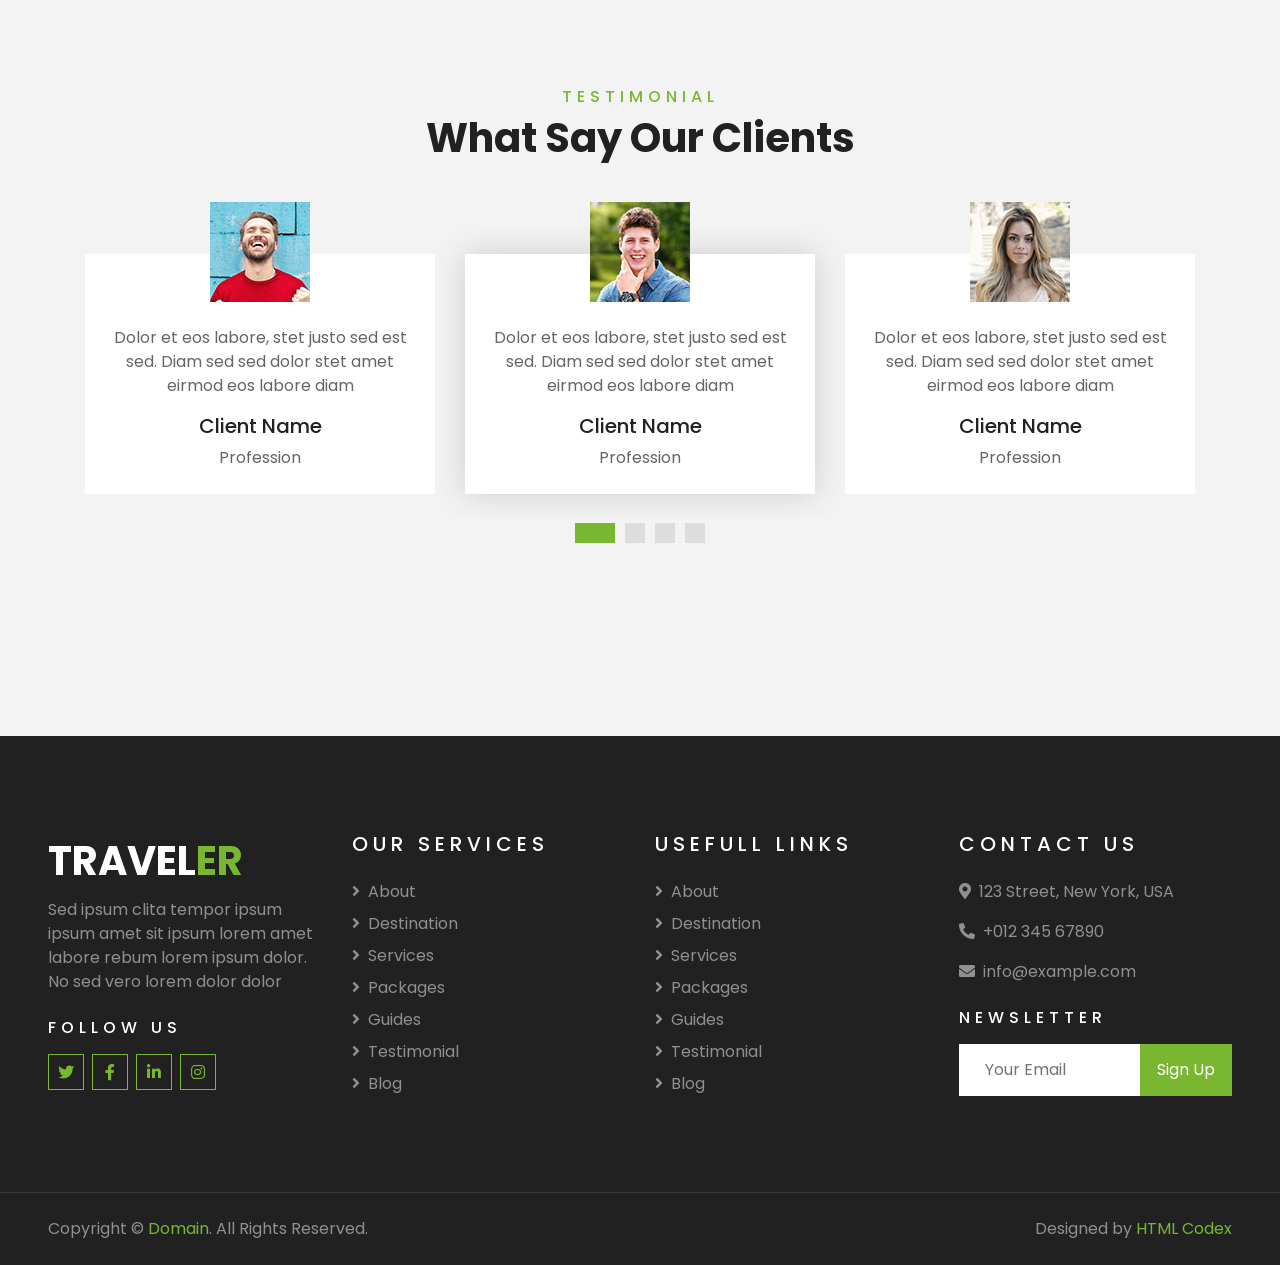
<file: wwwroot/LayoutWNT/service.html>
<!DOCTYPE html>
<html lang="en">

<head>
    <meta charset="utf-8">
    <title>TRAVELER - Free Travel Website Template</title>
    <meta content="width=device-width, initial-scale=1.0" name="viewport">
    <meta content="Free HTML Templates" name="keywords">
    <meta content="Free HTML Templates" name="description">

    <!-- Favicon -->
    <link href="img/favicon.ico" rel="icon">

    <!-- Google Web Fonts -->
    <link rel="preconnect" href="https://fonts.gstatic.com">
    <link href="https://fonts.googleapis.com/css2?family=Poppins:wght@400;500;600;700&display=swap" rel="stylesheet"> 

    <!-- Font Awesome -->
    <link href="https://cdnjs.cloudflare.com/ajax/libs/font-awesome/5.10.0/css/all.min.css" rel="stylesheet">

    <!-- Libraries Stylesheet -->
    <link href="lib/owlcarousel/assets/owl.carousel.min.css" rel="stylesheet">
    <link href="lib/tempusdominus/css/tempusdominus-bootstrap-4.min.css" rel="stylesheet" />

    <!-- Customized Bootstrap Stylesheet -->
    <link href="css/style.css" rel="stylesheet">
</head>

<body>
    <!-- Topbar Start -->
    <div class="container-fluid bg-light pt-3 d-none d-lg-block">
        <div class="container">
            <div class="row">
                <div class="col-lg-6 text-center text-lg-left mb-2 mb-lg-0">
                    <div class="d-inline-flex align-items-center">
                        <p><i class="fa fa-envelope mr-2"></i>info@example.com</p>
                        <p class="text-body px-3">|</p>
                        <p><i class="fa fa-phone-alt mr-2"></i>+012 345 6789</p>
                    </div>
                </div>
                <div class="col-lg-6 text-center text-lg-right">
                    <div class="d-inline-flex align-items-center">
                        <a class="text-primary px-3" href="">
                            <i class="fab fa-facebook-f"></i>
                        </a>
                        <a class="text-primary px-3" href="">
                            <i class="fab fa-twitter"></i>
                        </a>
                        <a class="text-primary px-3" href="">
                            <i class="fab fa-linkedin-in"></i>
                        </a>
                        <a class="text-primary px-3" href="">
                            <i class="fab fa-instagram"></i>
                        </a>
                        <a class="text-primary pl-3" href="">
                            <i class="fab fa-youtube"></i>
                        </a>
                    </div>
                </div>
            </div>
        </div>
    </div>
    <!-- Topbar End -->


    <!-- Navbar Start -->
    <div class="container-fluid position-relative nav-bar p-0">
        <div class="container-lg position-relative p-0 px-lg-3" style="z-index: 9;">
            <nav class="navbar navbar-expand-lg bg-light navbar-light shadow-lg py-3 py-lg-0 pl-3 pl-lg-5">
                <a href="" class="navbar-brand">
                    <h1 class="m-0 text-primary"><span class="text-dark">TRAVEL</span>ER</h1>
                </a>
                <button type="button" class="navbar-toggler" data-toggle="collapse" data-target="#navbarCollapse">
                    <span class="navbar-toggler-icon"></span>
                </button>
                <div class="collapse navbar-collapse justify-content-between px-3" id="navbarCollapse">
                    <div class="navbar-nav ml-auto py-0">
                        <a href="index.html" class="nav-item nav-link">Home</a>
                        <a href="about.html" class="nav-item nav-link">About</a>
                        <a href="service.html" class="nav-item nav-link active">Services</a>
                        <a href="package.html" class="nav-item nav-link">Tour Packages</a>
                        <div class="nav-item dropdown">
                            <a href="#" class="nav-link dropdown-toggle" data-toggle="dropdown">Pages</a>
                            <div class="dropdown-menu border-0 rounded-0 m-0">
                                <a href="blog.html" class="dropdown-item">Blog Grid</a>
                                <a href="single.html" class="dropdown-item">Blog Detail</a>
                                <a href="destination.html" class="dropdown-item">Destination</a>
                                <a href="guide.html" class="dropdown-item">Travel Guides</a>
                                <a href="testimonial.html" class="dropdown-item">Testimonial</a>
                            </div>
                        </div>
                        <a href="contact.html" class="nav-item nav-link">Contact</a>
                    </div>
                </div>
            </nav>
        </div>
    </div>
    <!-- Navbar End -->


    <!-- Header Start -->
    <div class="container-fluid page-header">
        <div class="container">
            <div class="d-flex flex-column align-items-center justify-content-center" style="min-height: 400px">
                <h3 class="display-4 text-white text-uppercase">Services</h3>
                <div class="d-inline-flex text-white">
                    <p class="m-0 text-uppercase"><a class="text-white" href="">Home</a></p>
                    <i class="fa fa-angle-double-right pt-1 px-3"></i>
                    <p class="m-0 text-uppercase">Services</p>
                </div>
            </div>
        </div>
    </div>
    <!-- Header End -->


    <!-- Booking Start -->
    <div class="container-fluid booking mt-5 pb-5">
        <div class="container pb-5">
            <div class="bg-light shadow" style="padding: 30px;">
                <div class="row align-items-center" style="min-height: 60px;">
                    <div class="col-md-10">
                        <div class="row">
                            <div class="col-md-3">
                                <div class="mb-3 mb-md-0">
                                    <select class="custom-select px-4" style="height: 47px;">
                                        <option selected>Destination</option>
                                        <option value="1">Destination 1</option>
                                        <option value="2">Destination 1</option>
                                        <option value="3">Destination 1</option>
                                    </select>
                                </div>
                            </div>
                            <div class="col-md-3">
                                <div class="mb-3 mb-md-0">
                                    <div class="date" id="date1" data-target-input="nearest">
                                        <input type="text" class="form-control p-4 datetimepicker-input" placeholder="Depart Date" data-target="#date1" data-toggle="datetimepicker"/>
                                    </div>
                                </div>
                            </div>
                            <div class="col-md-3">
                                <div class="mb-3 mb-md-0">
                                    <div class="date" id="date2" data-target-input="nearest">
                                        <input type="text" class="form-control p-4 datetimepicker-input" placeholder="Return Date" data-target="#date2" data-toggle="datetimepicker"/>
                                    </div>
                                </div>
                            </div>
                            <div class="col-md-3">
                                <div class="mb-3 mb-md-0">
                                    <select class="custom-select px-4" style="height: 47px;">
                                        <option selected>Duration</option>
                                        <option value="1">Duration 1</option>
                                        <option value="2">Duration 1</option>
                                        <option value="3">Duration 1</option>
                                    </select>
                                </div>
                            </div>
                        </div>
                    </div>
                    <div class="col-md-2">
                        <button class="btn btn-primary btn-block" type="submit" style="height: 47px; margin-top: -2px;">Submit</button>
                    </div>
                </div>
            </div>
        </div>
    </div>
    <!-- Booking End -->


    <!-- Service Start -->
    <div class="container-fluid py-5">
        <div class="container pt-5 pb-3">
            <div class="text-center mb-3 pb-3">
                <h6 class="text-primary text-uppercase" style="letter-spacing: 5px;">Services</h6>
                <h1>Tours & Travel Services</h1>
            </div>
            <div class="row">
                <div class="col-lg-4 col-md-6 mb-4">
                    <div class="service-item bg-white text-center mb-2 py-5 px-4">
                        <i class="fa fa-2x fa-route mx-auto mb-4"></i>
                        <h5 class="mb-2">Travel Guide</h5>
                        <p class="m-0">Justo sit justo eos amet tempor amet clita amet ipsum eos elitr. Amet lorem est amet labore</p>
                    </div>
                </div>
                <div class="col-lg-4 col-md-6 mb-4">
                    <div class="service-item bg-white text-center mb-2 py-5 px-4">
                        <i class="fa fa-2x fa-ticket-alt mx-auto mb-4"></i>
                        <h5 class="mb-2">Ticket Booking</h5>
                        <p class="m-0">Justo sit justo eos amet tempor amet clita amet ipsum eos elitr. Amet lorem est amet labore</p>
                    </div>
                </div>
                <div class="col-lg-4 col-md-6 mb-4">
                    <div class="service-item bg-white text-center mb-2 py-5 px-4">
                        <i class="fa fa-2x fa-hotel mx-auto mb-4"></i>
                        <h5 class="mb-2">Hotel Booking</h5>
                        <p class="m-0">Justo sit justo eos amet tempor amet clita amet ipsum eos elitr. Amet lorem est amet labore</p>
                    </div>
                </div>
                <div class="col-lg-4 col-md-6 mb-4">
                    <div class="service-item bg-white text-center mb-2 py-5 px-4">
                        <i class="fa fa-2x fa-route mx-auto mb-4"></i>
                        <h5 class="mb-2">Travel Guide</h5>
                        <p class="m-0">Justo sit justo eos amet tempor amet clita amet ipsum eos elitr. Amet lorem est amet labore</p>
                    </div>
                </div>
                <div class="col-lg-4 col-md-6 mb-4">
                    <div class="service-item bg-white text-center mb-2 py-5 px-4">
                        <i class="fa fa-2x fa-ticket-alt mx-auto mb-4"></i>
                        <h5 class="mb-2">Ticket Booking</h5>
                        <p class="m-0">Justo sit justo eos amet tempor amet clita amet ipsum eos elitr. Amet lorem est amet labore</p>
                    </div>
                </div>
                <div class="col-lg-4 col-md-6 mb-4">
                    <div class="service-item bg-white text-center mb-2 py-5 px-4">
                        <i class="fa fa-2x fa-hotel mx-auto mb-4"></i>
                        <h5 class="mb-2">Hotel Booking</h5>
                        <p class="m-0">Justo sit justo eos amet tempor amet clita amet ipsum eos elitr. Amet lorem est amet labore</p>
                    </div>
                </div>
            </div>
        </div>
    </div>
    <!-- Service End -->


    <!-- Testimonial Start -->
    <div class="container-fluid py-5">
        <div class="container py-5">
            <div class="text-center mb-3 pb-3">
                <h6 class="text-primary text-uppercase" style="letter-spacing: 5px;">Testimonial</h6>
                <h1>What Say Our Clients</h1>
            </div>
            <div class="owl-carousel testimonial-carousel">
                <div class="text-center pb-4">
                    <img class="img-fluid mx-auto" src="img/testimonial-1.jpg" style="width: 100px; height: 100px;" >
                    <div class="testimonial-text bg-white p-4 mt-n5">
                        <p class="mt-5">Dolor et eos labore, stet justo sed est sed. Diam sed sed dolor stet amet eirmod eos labore diam
                        </p>
                        <h5 class="text-truncate">Client Name</h5>
                        <span>Profession</span>
                    </div>
                </div>
                <div class="text-center">
                    <img class="img-fluid mx-auto" src="img/testimonial-2.jpg" style="width: 100px; height: 100px;" >
                    <div class="testimonial-text bg-white p-4 mt-n5">
                        <p class="mt-5">Dolor et eos labore, stet justo sed est sed. Diam sed sed dolor stet amet eirmod eos labore diam
                        </p>
                        <h5 class="text-truncate">Client Name</h5>
                        <span>Profession</span>
                    </div>
                </div>
                <div class="text-center">
                    <img class="img-fluid mx-auto" src="img/testimonial-3.jpg" style="width: 100px; height: 100px;" >
                    <div class="testimonial-text bg-white p-4 mt-n5">
                        <p class="mt-5">Dolor et eos labore, stet justo sed est sed. Diam sed sed dolor stet amet eirmod eos labore diam
                        </p>
                        <h5 class="text-truncate">Client Name</h5>
                        <span>Profession</span>
                    </div>
                </div>
                <div class="text-center">
                    <img class="img-fluid mx-auto" src="img/testimonial-4.jpg" style="width: 100px; height: 100px;" >
                    <div class="testimonial-text bg-white p-4 mt-n5">
                        <p class="mt-5">Dolor et eos labore, stet justo sed est sed. Diam sed sed dolor stet amet eirmod eos labore diam
                        </p>
                        <h5 class="text-truncate">Client Name</h5>
                        <span>Profession</span>
                    </div>
                </div>
            </div>
        </div>
    </div>
    <!-- Testimonial End -->


    <!-- Footer Start -->
    <div class="container-fluid bg-dark text-white-50 py-5 px-sm-3 px-lg-5" style="margin-top: 90px;">
        <div class="row pt-5">
            <div class="col-lg-3 col-md-6 mb-5">
                <a href="" class="navbar-brand">
                    <h1 class="text-primary"><span class="text-white">TRAVEL</span>ER</h1>
                </a>
                <p>Sed ipsum clita tempor ipsum ipsum amet sit ipsum lorem amet labore rebum lorem ipsum dolor. No sed vero lorem dolor dolor</p>
                <h6 class="text-white text-uppercase mt-4 mb-3" style="letter-spacing: 5px;">Follow Us</h6>
                <div class="d-flex justify-content-start">
                    <a class="btn btn-outline-primary btn-square mr-2" href="#"><i class="fab fa-twitter"></i></a>
                    <a class="btn btn-outline-primary btn-square mr-2" href="#"><i class="fab fa-facebook-f"></i></a>
                    <a class="btn btn-outline-primary btn-square mr-2" href="#"><i class="fab fa-linkedin-in"></i></a>
                    <a class="btn btn-outline-primary btn-square" href="#"><i class="fab fa-instagram"></i></a>
                </div>
            </div>
            <div class="col-lg-3 col-md-6 mb-5">
                <h5 class="text-white text-uppercase mb-4" style="letter-spacing: 5px;">Our Services</h5>
                <div class="d-flex flex-column justify-content-start">
                    <a class="text-white-50 mb-2" href="#"><i class="fa fa-angle-right mr-2"></i>About</a>
                    <a class="text-white-50 mb-2" href="#"><i class="fa fa-angle-right mr-2"></i>Destination</a>
                    <a class="text-white-50 mb-2" href="#"><i class="fa fa-angle-right mr-2"></i>Services</a>
                    <a class="text-white-50 mb-2" href="#"><i class="fa fa-angle-right mr-2"></i>Packages</a>
                    <a class="text-white-50 mb-2" href="#"><i class="fa fa-angle-right mr-2"></i>Guides</a>
                    <a class="text-white-50 mb-2" href="#"><i class="fa fa-angle-right mr-2"></i>Testimonial</a>
                    <a class="text-white-50" href="#"><i class="fa fa-angle-right mr-2"></i>Blog</a>
                </div>
            </div>
            <div class="col-lg-3 col-md-6 mb-5">
                <h5 class="text-white text-uppercase mb-4" style="letter-spacing: 5px;">Usefull Links</h5>
                <div class="d-flex flex-column justify-content-start">
                    <a class="text-white-50 mb-2" href="#"><i class="fa fa-angle-right mr-2"></i>About</a>
                    <a class="text-white-50 mb-2" href="#"><i class="fa fa-angle-right mr-2"></i>Destination</a>
                    <a class="text-white-50 mb-2" href="#"><i class="fa fa-angle-right mr-2"></i>Services</a>
                    <a class="text-white-50 mb-2" href="#"><i class="fa fa-angle-right mr-2"></i>Packages</a>
                    <a class="text-white-50 mb-2" href="#"><i class="fa fa-angle-right mr-2"></i>Guides</a>
                    <a class="text-white-50 mb-2" href="#"><i class="fa fa-angle-right mr-2"></i>Testimonial</a>
                    <a class="text-white-50" href="#"><i class="fa fa-angle-right mr-2"></i>Blog</a>
                </div>
            </div>
            <div class="col-lg-3 col-md-6 mb-5">
                <h5 class="text-white text-uppercase mb-4" style="letter-spacing: 5px;">Contact Us</h5>
                <p><i class="fa fa-map-marker-alt mr-2"></i>123 Street, New York, USA</p>
                <p><i class="fa fa-phone-alt mr-2"></i>+012 345 67890</p>
                <p><i class="fa fa-envelope mr-2"></i>info@example.com</p>
                <h6 class="text-white text-uppercase mt-4 mb-3" style="letter-spacing: 5px;">Newsletter</h6>
                <div class="w-100">
                    <div class="input-group">
                        <input type="text" class="form-control border-light" style="padding: 25px;" placeholder="Your Email">
                        <div class="input-group-append">
                            <button class="btn btn-primary px-3">Sign Up</button>
                        </div>
                    </div>
                </div>
            </div>
        </div>
    </div>
    <div class="container-fluid bg-dark text-white border-top py-4 px-sm-3 px-md-5" style="border-color: rgba(256, 256, 256, .1) !important;">
        <div class="row">
            <div class="col-lg-6 text-center text-md-left mb-3 mb-md-0">
                <p class="m-0 text-white-50">Copyright &copy; <a href="#">Domain</a>. All Rights Reserved.</a>
                </p>
            </div>
            <div class="col-lg-6 text-center text-md-right">
                <p class="m-0 text-white-50">Designed by <a href="https://htmlcodex.com">HTML Codex</a>
                </p>
            </div>
        </div>
    </div>
    <!-- Footer End -->


    <!-- Back to Top -->
    <a href="#" class="btn btn-lg btn-primary btn-lg-square back-to-top"><i class="fa fa-angle-double-up"></i></a>


    <!-- JavaScript Libraries -->
    <script src="https://code.jquery.com/jquery-3.4.1.min.js"></script>
    <script src="https://stackpath.bootstrapcdn.com/bootstrap/4.4.1/js/bootstrap.bundle.min.js"></script>
    <script src="lib/easing/easing.min.js"></script>
    <script src="lib/owlcarousel/owl.carousel.min.js"></script>
    <script src="lib/tempusdominus/js/moment.min.js"></script>
    <script src="lib/tempusdominus/js/moment-timezone.min.js"></script>
    <script src="lib/tempusdominus/js/tempusdominus-bootstrap-4.min.js"></script>

    <!-- Contact Javascript File -->
    <script src="mail/jqBootstrapValidation.min.js"></script>
    <script src="mail/contact.js"></script>

    <!-- Template Javascript -->
    <script src="js/main.js"></script>
</body>

</html>
</file>
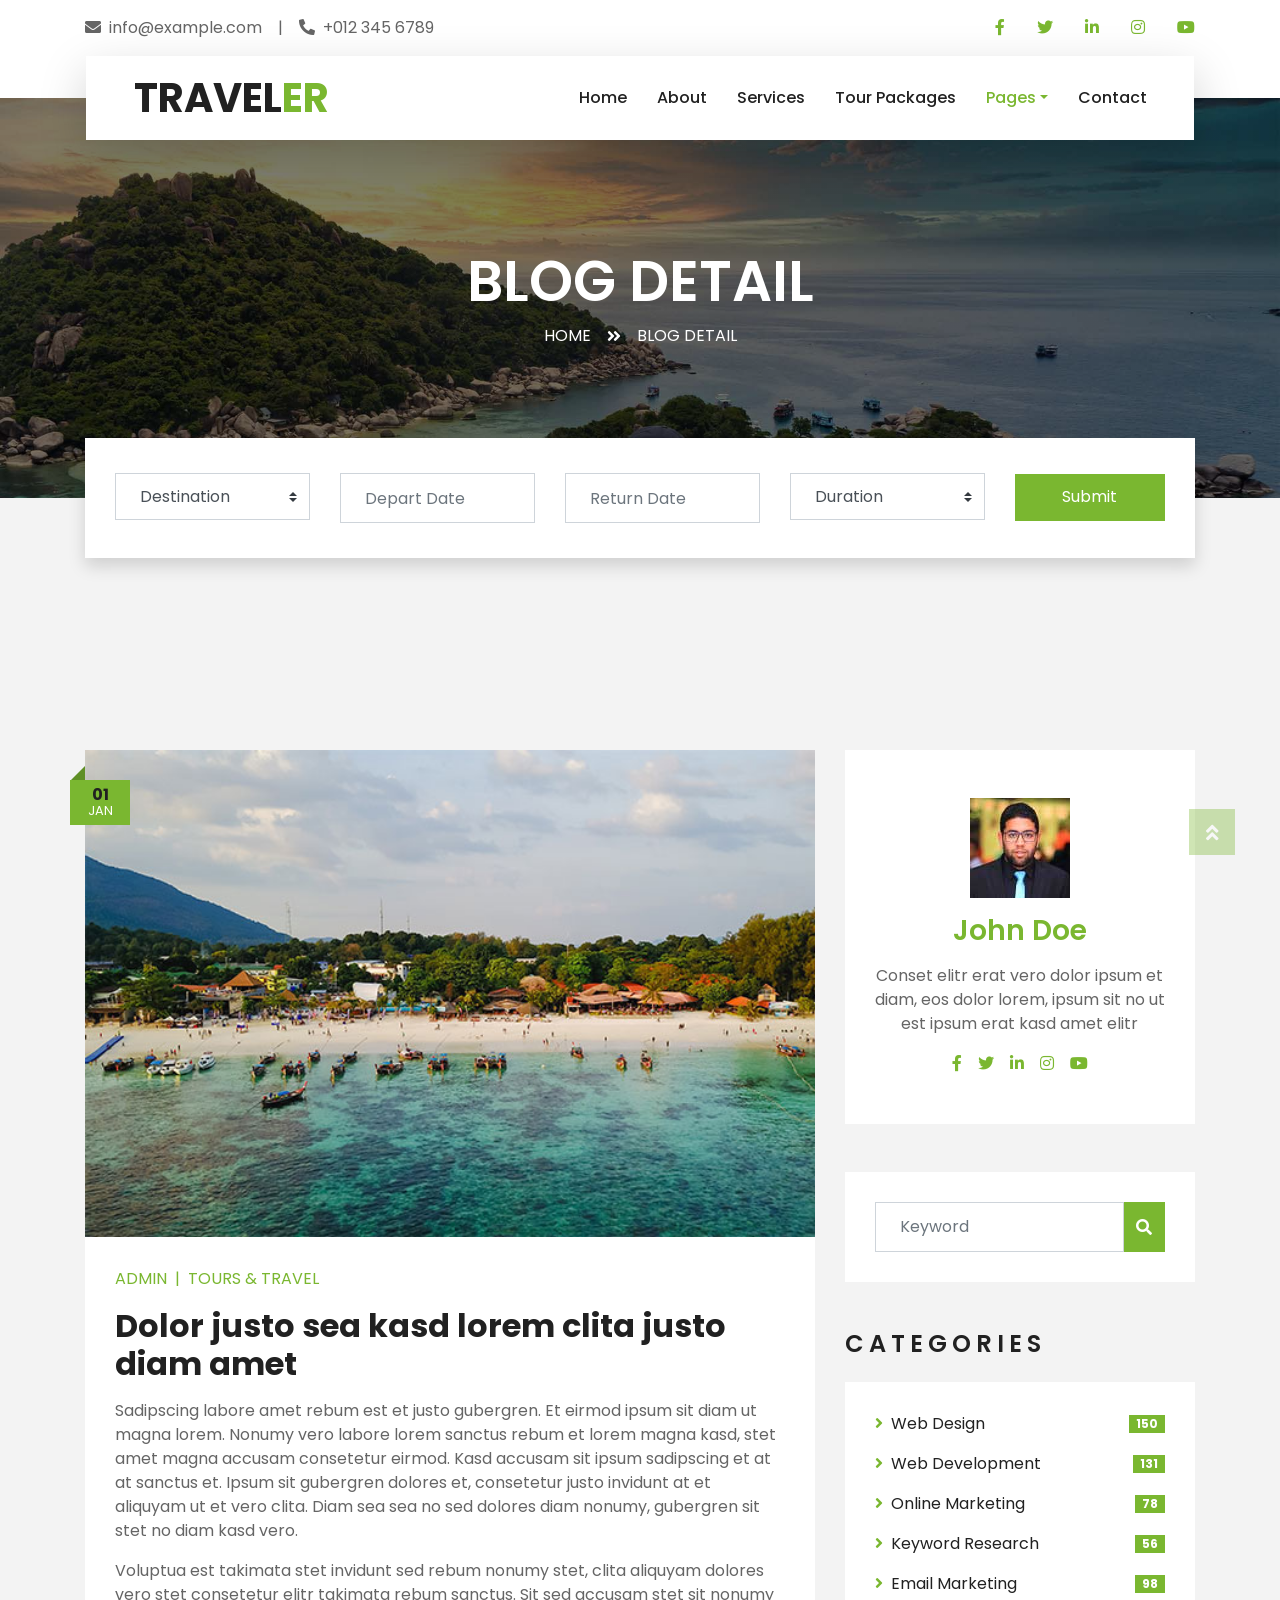
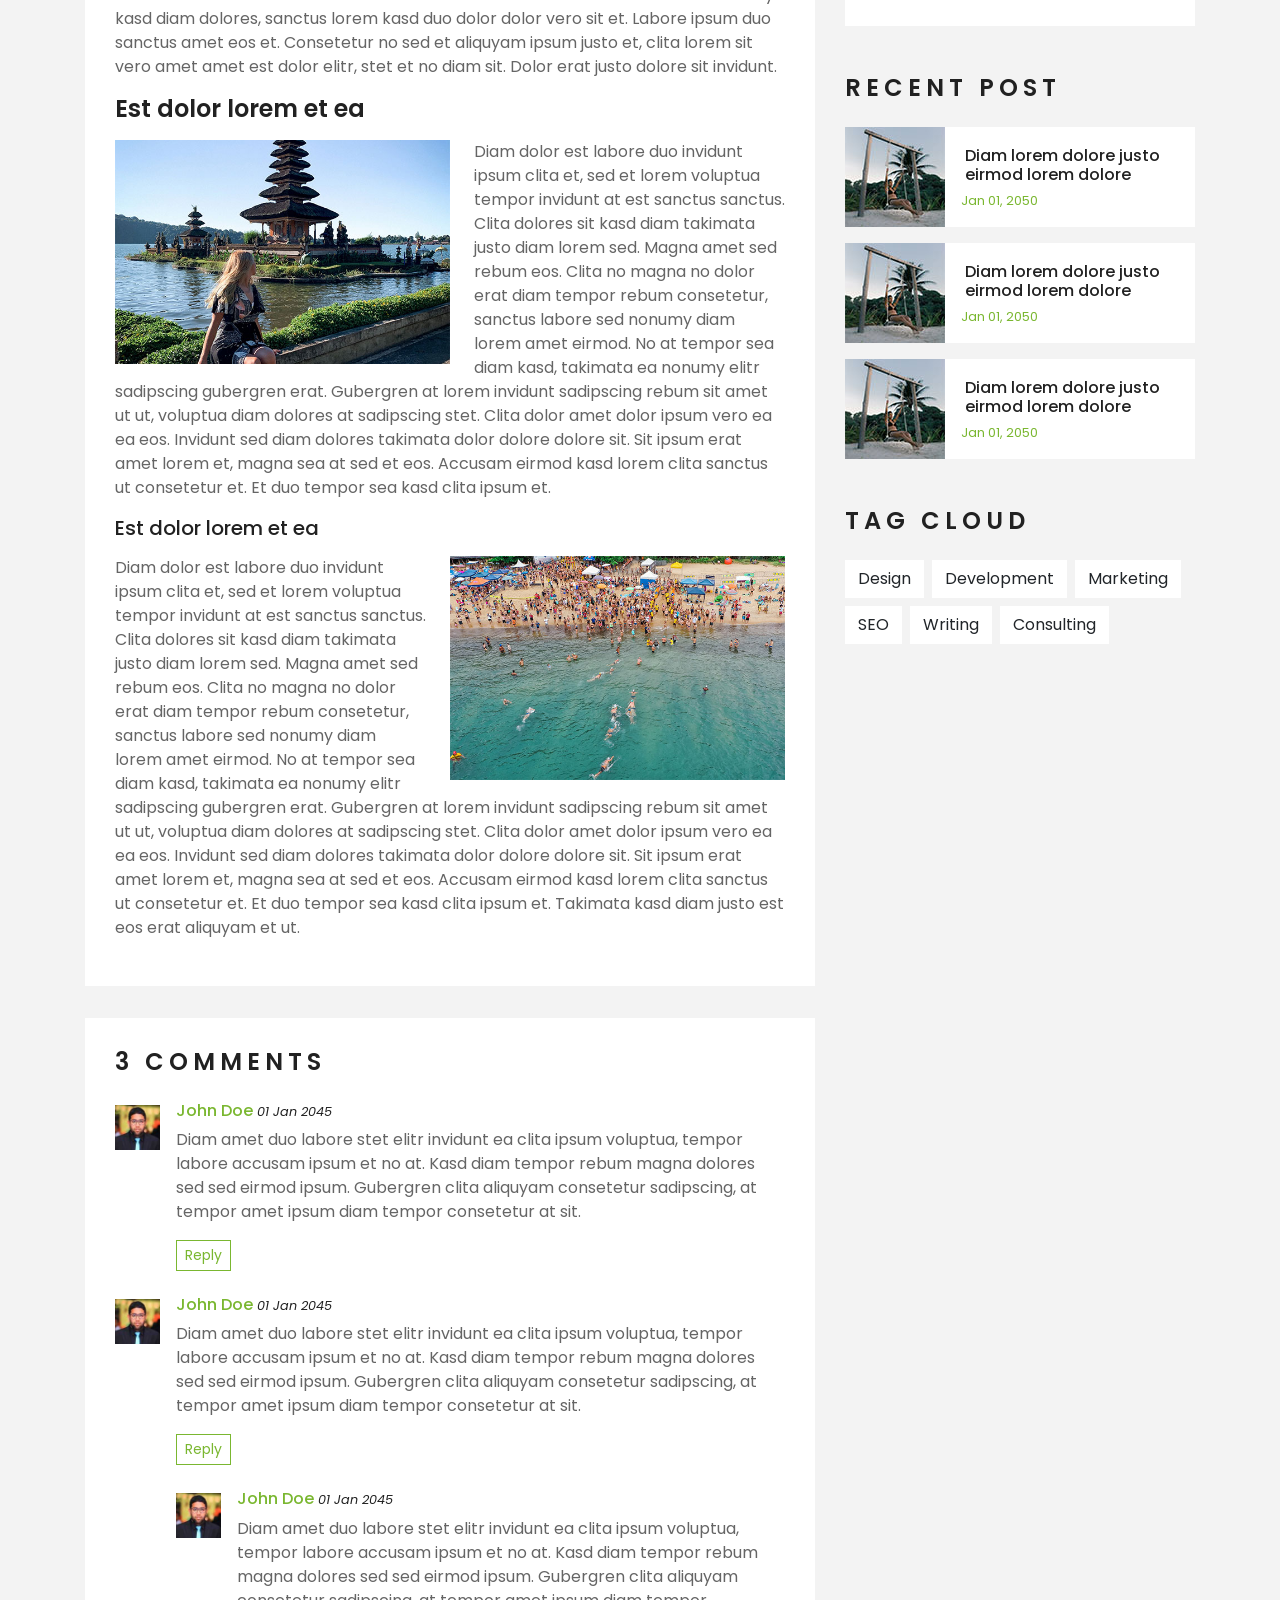
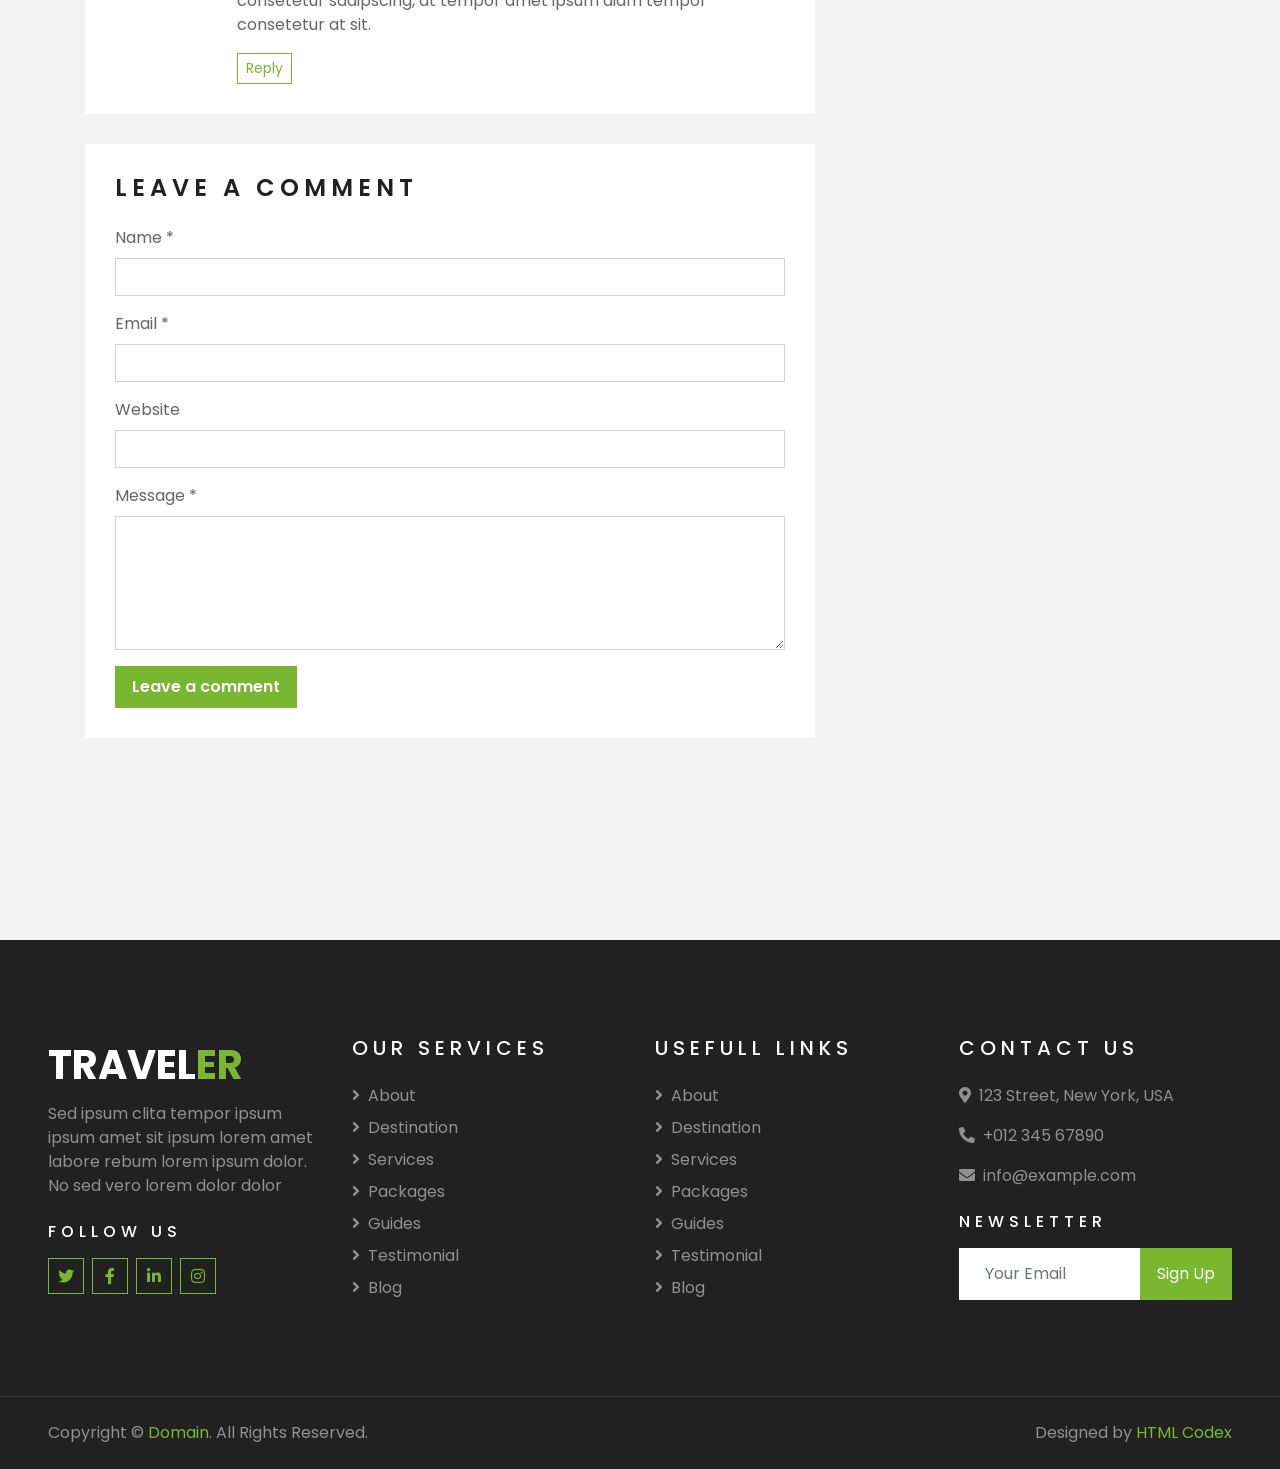
<file: wwwroot/LayoutWNT/single.html>
<!DOCTYPE html>
<html lang="en">

<head>
    <meta charset="utf-8">
    <title>TRAVELER - Free Travel Website Template</title>
    <meta content="width=device-width, initial-scale=1.0" name="viewport">
    <meta content="Free HTML Templates" name="keywords">
    <meta content="Free HTML Templates" name="description">

    <!-- Favicon -->
    <link href="img/favicon.ico" rel="icon">

    <!-- Google Web Fonts -->
    <link rel="preconnect" href="https://fonts.gstatic.com">
    <link href="https://fonts.googleapis.com/css2?family=Poppins:wght@400;500;600;700&display=swap" rel="stylesheet"> 

    <!-- Font Awesome -->
    <link href="https://cdnjs.cloudflare.com/ajax/libs/font-awesome/5.10.0/css/all.min.css" rel="stylesheet">

    <!-- Libraries Stylesheet -->
    <link href="lib/owlcarousel/assets/owl.carousel.min.css" rel="stylesheet">
    <link href="lib/tempusdominus/css/tempusdominus-bootstrap-4.min.css" rel="stylesheet" />

    <!-- Customized Bootstrap Stylesheet -->
    <link href="css/style.css" rel="stylesheet">
</head>

<body>
    <!-- Topbar Start -->
    <div class="container-fluid bg-light pt-3 d-none d-lg-block">
        <div class="container">
            <div class="row">
                <div class="col-lg-6 text-center text-lg-left mb-2 mb-lg-0">
                    <div class="d-inline-flex align-items-center">
                        <p><i class="fa fa-envelope mr-2"></i>info@example.com</p>
                        <p class="text-body px-3">|</p>
                        <p><i class="fa fa-phone-alt mr-2"></i>+012 345 6789</p>
                    </div>
                </div>
                <div class="col-lg-6 text-center text-lg-right">
                    <div class="d-inline-flex align-items-center">
                        <a class="text-primary px-3" href="">
                            <i class="fab fa-facebook-f"></i>
                        </a>
                        <a class="text-primary px-3" href="">
                            <i class="fab fa-twitter"></i>
                        </a>
                        <a class="text-primary px-3" href="">
                            <i class="fab fa-linkedin-in"></i>
                        </a>
                        <a class="text-primary px-3" href="">
                            <i class="fab fa-instagram"></i>
                        </a>
                        <a class="text-primary pl-3" href="">
                            <i class="fab fa-youtube"></i>
                        </a>
                    </div>
                </div>
            </div>
        </div>
    </div>
    <!-- Topbar End -->


    <!-- Navbar Start -->
    <div class="container-fluid position-relative nav-bar p-0">
        <div class="container-lg position-relative p-0 px-lg-3" style="z-index: 9;">
            <nav class="navbar navbar-expand-lg bg-light navbar-light shadow-lg py-3 py-lg-0 pl-3 pl-lg-5">
                <a href="" class="navbar-brand">
                    <h1 class="m-0 text-primary"><span class="text-dark">TRAVEL</span>ER</h1>
                </a>
                <button type="button" class="navbar-toggler" data-toggle="collapse" data-target="#navbarCollapse">
                    <span class="navbar-toggler-icon"></span>
                </button>
                <div class="collapse navbar-collapse justify-content-between px-3" id="navbarCollapse">
                    <div class="navbar-nav ml-auto py-0">
                        <a href="index.html" class="nav-item nav-link">Home</a>
                        <a href="about.html" class="nav-item nav-link">About</a>
                        <a href="service.html" class="nav-item nav-link">Services</a>
                        <a href="package.html" class="nav-item nav-link">Tour Packages</a>
                        <div class="nav-item dropdown">
                            <a href="#" class="nav-link dropdown-toggle active" data-toggle="dropdown">Pages</a>
                            <div class="dropdown-menu border-0 rounded-0 m-0">
                                <a href="blog.html" class="dropdown-item">Blog Grid</a>
                                <a href="single.html" class="dropdown-item active">Blog Detail</a>
                                <a href="destination.html" class="dropdown-item">Destination</a>
                                <a href="guide.html" class="dropdown-item">Travel Guides</a>
                                <a href="testimonial.html" class="dropdown-item">Testimonial</a>
                            </div>
                        </div>
                        <a href="contact.html" class="nav-item nav-link">Contact</a>
                    </div>
                </div>
            </nav>
        </div>
    </div>
    <!-- Navbar End -->


    <!-- Header Start -->
    <div class="container-fluid page-header">
        <div class="container">
            <div class="d-flex flex-column align-items-center justify-content-center" style="min-height: 400px">
                <h3 class="display-4 text-white text-uppercase">Blog Detail</h3>
                <div class="d-inline-flex text-white">
                    <p class="m-0 text-uppercase"><a class="text-white" href="">Home</a></p>
                    <i class="fa fa-angle-double-right pt-1 px-3"></i>
                    <p class="m-0 text-uppercase">Blog Detail</p>
                </div>
            </div>
        </div>
    </div>
    <!-- Header End -->


    <!-- Booking Start -->
    <div class="container-fluid booking mt-5 pb-5">
        <div class="container pb-5">
            <div class="bg-light shadow" style="padding: 30px;">
                <div class="row align-items-center" style="min-height: 60px;">
                    <div class="col-md-10">
                        <div class="row">
                            <div class="col-md-3">
                                <div class="mb-3 mb-md-0">
                                    <select class="custom-select px-4" style="height: 47px;">
                                        <option selected>Destination</option>
                                        <option value="1">Destination 1</option>
                                        <option value="2">Destination 1</option>
                                        <option value="3">Destination 1</option>
                                    </select>
                                </div>
                            </div>
                            <div class="col-md-3">
                                <div class="mb-3 mb-md-0">
                                    <div class="date" id="date1" data-target-input="nearest">
                                        <input type="text" class="form-control p-4 datetimepicker-input" placeholder="Depart Date" data-target="#date1" data-toggle="datetimepicker"/>
                                    </div>
                                </div>
                            </div>
                            <div class="col-md-3">
                                <div class="mb-3 mb-md-0">
                                    <div class="date" id="date2" data-target-input="nearest">
                                        <input type="text" class="form-control p-4 datetimepicker-input" placeholder="Return Date" data-target="#date2" data-toggle="datetimepicker"/>
                                    </div>
                                </div>
                            </div>
                            <div class="col-md-3">
                                <div class="mb-3 mb-md-0">
                                    <select class="custom-select px-4" style="height: 47px;">
                                        <option selected>Duration</option>
                                        <option value="1">Duration 1</option>
                                        <option value="2">Duration 1</option>
                                        <option value="3">Duration 1</option>
                                    </select>
                                </div>
                            </div>
                        </div>
                    </div>
                    <div class="col-md-2">
                        <button class="btn btn-primary btn-block" type="submit" style="height: 47px; margin-top: -2px;">Submit</button>
                    </div>
                </div>
            </div>
        </div>
    </div>
    <!-- Booking End -->


    <!-- Blog Start -->
    <div class="container-fluid py-5">
        <div class="container py-5">
            <div class="row">
                <div class="col-lg-8">
                    <!-- Blog Detail Start -->
                    <div class="pb-3">
                        <div class="blog-item">
                            <div class="position-relative">
                                <img class="img-fluid w-100" src="img/blog-1.jpg" alt="">
                                <div class="blog-date">
                                    <h6 class="font-weight-bold mb-n1">01</h6>
                                    <small class="text-white text-uppercase">Jan</small>
                                </div>
                            </div>
                        </div>
                        <div class="bg-white mb-3" style="padding: 30px;">
                            <div class="d-flex mb-3">
                                <a class="text-primary text-uppercase text-decoration-none" href="">Admin</a>
                                <span class="text-primary px-2">|</span>
                                <a class="text-primary text-uppercase text-decoration-none" href="">Tours & Travel</a>
                            </div>
                            <h2 class="mb-3">Dolor justo sea kasd lorem clita justo diam amet</h2>
                            <p>Sadipscing labore amet rebum est et justo gubergren. Et eirmod ipsum sit diam ut
                                magna lorem. Nonumy vero labore lorem sanctus rebum et lorem magna kasd, stet
                                amet magna accusam consetetur eirmod. Kasd accusam sit ipsum sadipscing et at at
                                sanctus et. Ipsum sit gubergren dolores et, consetetur justo invidunt at et
                                aliquyam ut et vero clita. Diam sea sea no sed dolores diam nonumy, gubergren
                                sit stet no diam kasd vero.</p>
                            <p>Voluptua est takimata stet invidunt sed rebum nonumy stet, clita aliquyam dolores
                                vero stet consetetur elitr takimata rebum sanctus. Sit sed accusam stet sit
                                nonumy kasd diam dolores, sanctus lorem kasd duo dolor dolor vero sit et. Labore
                                ipsum duo sanctus amet eos et. Consetetur no sed et aliquyam ipsum justo et,
                                clita lorem sit vero amet amet est dolor elitr, stet et no diam sit. Dolor erat
                                justo dolore sit invidunt.</p>
                            <h4 class="mb-3">Est dolor lorem et ea</h4>
                            <img class="img-fluid w-50 float-left mr-4 mb-2" src="img/blog-2.jpg">
                            <p>Diam dolor est labore duo invidunt ipsum clita et, sed et lorem voluptua tempor
                                invidunt at est sanctus sanctus. Clita dolores sit kasd diam takimata justo diam
                                lorem sed. Magna amet sed rebum eos. Clita no magna no dolor erat diam tempor
                                rebum consetetur, sanctus labore sed nonumy diam lorem amet eirmod. No at tempor
                                sea diam kasd, takimata ea nonumy elitr sadipscing gubergren erat. Gubergren at
                                lorem invidunt sadipscing rebum sit amet ut ut, voluptua diam dolores at
                                sadipscing stet. Clita dolor amet dolor ipsum vero ea ea eos. Invidunt sed diam
                                dolores takimata dolor dolore dolore sit. Sit ipsum erat amet lorem et, magna
                                sea at sed et eos. Accusam eirmod kasd lorem clita sanctus ut consetetur et. Et
                                duo tempor sea kasd clita ipsum et.</p>
                            <h5 class="mb-3">Est dolor lorem et ea</h5>
                            <img class="img-fluid w-50 float-right ml-4 mb-2" src="img/blog-3.jpg">
                            <p>Diam dolor est labore duo invidunt ipsum clita et, sed et lorem voluptua tempor
                                invidunt at est sanctus sanctus. Clita dolores sit kasd diam takimata justo diam
                                lorem sed. Magna amet sed rebum eos. Clita no magna no dolor erat diam tempor
                                rebum consetetur, sanctus labore sed nonumy diam lorem amet eirmod. No at tempor
                                sea diam kasd, takimata ea nonumy elitr sadipscing gubergren erat. Gubergren at
                                lorem invidunt sadipscing rebum sit amet ut ut, voluptua diam dolores at
                                sadipscing stet. Clita dolor amet dolor ipsum vero ea ea eos. Invidunt sed diam
                                dolores takimata dolor dolore dolore sit. Sit ipsum erat amet lorem et, magna
                                sea at sed et eos. Accusam eirmod kasd lorem clita sanctus ut consetetur et. Et
                                duo tempor sea kasd clita ipsum et. Takimata kasd diam justo est eos erat
                                aliquyam et ut.</p>
                        </div>
                    </div>
                    <!-- Blog Detail End -->
    
                    <!-- Comment List Start -->
                    <div class="bg-white" style="padding: 30px; margin-bottom: 30px;">
                        <h4 class="text-uppercase mb-4" style="letter-spacing: 5px;">3 Comments</h4>
                        <div class="media mb-4">
                            <img src="img/user.jpg" alt="Image" class="img-fluid mr-3 mt-1" style="width: 45px;">
                            <div class="media-body">
                                <h6><a href="">John Doe</a> <small><i>01 Jan 2045</i></small></h6>
                                <p>Diam amet duo labore stet elitr invidunt ea clita ipsum voluptua, tempor labore
                                    accusam ipsum et no at. Kasd diam tempor rebum magna dolores sed sed eirmod ipsum.
                                    Gubergren clita aliquyam consetetur sadipscing, at tempor amet ipsum diam tempor
                                    consetetur at sit.</p>
                                <button class="btn btn-sm btn-outline-primary">Reply</button>
                            </div>
                        </div>
                        <div class="media">
                            <img src="img/user.jpg" alt="Image" class="img-fluid mr-3 mt-1" style="width: 45px;">
                            <div class="media-body">
                                <h6><a href="">John Doe</a> <small><i>01 Jan 2045</i></small></h6>
                                <p>Diam amet duo labore stet elitr invidunt ea clita ipsum voluptua, tempor labore
                                    accusam ipsum et no at. Kasd diam tempor rebum magna dolores sed sed eirmod ipsum.
                                    Gubergren clita aliquyam consetetur sadipscing, at tempor amet ipsum diam tempor
                                    consetetur at sit.</p>
                                <button class="btn btn-sm btn-outline-primary">Reply</button>
                                <div class="media mt-4">
                                    <img src="img/user.jpg" alt="Image" class="img-fluid mr-3 mt-1"
                                        style="width: 45px;">
                                    <div class="media-body">
                                        <h6><a href="">John Doe</a> <small><i>01 Jan 2045</i></small></h6>
                                        <p>Diam amet duo labore stet elitr invidunt ea clita ipsum voluptua, tempor
                                            labore accusam ipsum et no at. Kasd diam tempor rebum magna dolores sed sed
                                            eirmod ipsum. Gubergren clita aliquyam consetetur sadipscing, at tempor amet
                                            ipsum diam tempor consetetur at sit.</p>
                                        <button class="btn btn-sm btn-outline-primary">Reply</button>
                                    </div>
                                </div>
                            </div>
                        </div>
                    </div>
                    <!-- Comment List End -->
    
                    <!-- Comment Form Start -->
                    <div class="bg-white mb-3" style="padding: 30px;">
                        <h4 class="text-uppercase mb-4" style="letter-spacing: 5px;">Leave a comment</h4>
                        <form>
                            <div class="form-group">
                                <label for="name">Name *</label>
                                <input type="text" class="form-control" id="name">
                            </div>
                            <div class="form-group">
                                <label for="email">Email *</label>
                                <input type="email" class="form-control" id="email">
                            </div>
                            <div class="form-group">
                                <label for="website">Website</label>
                                <input type="url" class="form-control" id="website">
                            </div>
    
                            <div class="form-group">
                                <label for="message">Message *</label>
                                <textarea id="message" cols="30" rows="5" class="form-control"></textarea>
                            </div>
                            <div class="form-group mb-0">
                                <input type="submit" value="Leave a comment"
                                    class="btn btn-primary font-weight-semi-bold py-2 px-3">
                            </div>
                        </form>
                    </div>
                    <!-- Comment Form End -->
                </div>
    
                <div class="col-lg-4 mt-5 mt-lg-0">
                    <!-- Author Bio -->
                    <div class="d-flex flex-column text-center bg-white mb-5 py-5 px-4">
                        <img src="img/user.jpg" class="img-fluid mx-auto mb-3" style="width: 100px;">
                        <h3 class="text-primary mb-3">John Doe</h3>
                        <p>Conset elitr erat vero dolor ipsum et diam, eos dolor lorem, ipsum sit no ut est  ipsum erat kasd amet elitr</p>
                        <div class="d-flex justify-content-center">
                            <a class="text-primary px-2" href="">
                                <i class="fab fa-facebook-f"></i>
                            </a>
                            <a class="text-primary px-2" href="">
                                <i class="fab fa-twitter"></i>
                            </a>
                            <a class="text-primary px-2" href="">
                                <i class="fab fa-linkedin-in"></i>
                            </a>
                            <a class="text-primary px-2" href="">
                                <i class="fab fa-instagram"></i>
                            </a>
                            <a class="text-primary px-2" href="">
                                <i class="fab fa-youtube"></i>
                            </a>
                        </div>
                    </div>
    
                    <!-- Search Form -->
                    <div class="mb-5">
                        <div class="bg-white" style="padding: 30px;">
                            <div class="input-group">
                                <input type="text" class="form-control p-4" placeholder="Keyword">
                                <div class="input-group-append">
                                    <span class="input-group-text bg-primary border-primary text-white"><i
                                            class="fa fa-search"></i></span>
                                </div>
                            </div>
                        </div>
                    </div>

                    <!-- Category List -->
                    <div class="mb-5">
                        <h4 class="text-uppercase mb-4" style="letter-spacing: 5px;">Categories</h4>
                        <div class="bg-white" style="padding: 30px;">
                            <ul class="list-inline m-0">
                                <li class="mb-3 d-flex justify-content-between align-items-center">
                                    <a class="text-dark" href="#"><i class="fa fa-angle-right text-primary mr-2"></i>Web
                                        Design</a>
                                    <span class="badge badge-primary badge-pill">150</span>
                                </li>
                                <li class="mb-3 d-flex justify-content-between align-items-center">
                                    <a class="text-dark" href="#"><i class="fa fa-angle-right text-primary mr-2"></i>Web
                                        Development</a>
                                    <span class="badge badge-primary badge-pill">131</span>
                                </li>
                                <li class="mb-3 d-flex justify-content-between align-items-center">
                                    <a class="text-dark" href="#"><i
                                            class="fa fa-angle-right text-primary mr-2"></i>Online Marketing</a>
                                    <span class="badge badge-primary badge-pill">78</span>
                                </li>
                                <li class="mb-3 d-flex justify-content-between align-items-center">
                                    <a class="text-dark" href="#"><i
                                            class="fa fa-angle-right text-primary mr-2"></i>Keyword Research</a>
                                    <span class="badge badge-primary badge-pill">56</span>
                                </li>
                                <li class="d-flex justify-content-between align-items-center">
                                    <a class="text-dark" href="#"><i
                                            class="fa fa-angle-right text-primary mr-2"></i>Email Marketing</a>
                                    <span class="badge badge-primary badge-pill">98</span>
                                </li>
                            </ul>
                        </div>
                    </div>
    
                    <!-- Recent Post -->
                    <div class="mb-5">
                        <h4 class="text-uppercase mb-4" style="letter-spacing: 5px;">Recent Post</h4>
                        <a class="d-flex align-items-center text-decoration-none bg-white mb-3" href="">
                            <img class="img-fluid" src="img/blog-100x100.jpg" alt="">
                            <div class="pl-3">
                                <h6 class="m-1">Diam lorem dolore justo eirmod lorem dolore</h6>
                                <small>Jan 01, 2050</small>
                            </div>
                        </a>
                        <a class="d-flex align-items-center text-decoration-none bg-white mb-3" href="">
                            <img class="img-fluid" src="img/blog-100x100.jpg" alt="">
                            <div class="pl-3">
                                <h6 class="m-1">Diam lorem dolore justo eirmod lorem dolore</h6>
                                <small>Jan 01, 2050</small>
                            </div>
                        </a>
                        <a class="d-flex align-items-center text-decoration-none bg-white mb-3" href="">
                            <img class="img-fluid" src="img/blog-100x100.jpg" alt="">
                            <div class="pl-3">
                                <h6 class="m-1">Diam lorem dolore justo eirmod lorem dolore</h6>
                                <small>Jan 01, 2050</small>
                            </div>
                        </a>
                    </div>
    
                    <!-- Tag Cloud -->
                    <div class="mb-5">
                        <h4 class="text-uppercase mb-4" style="letter-spacing: 5px;">Tag Cloud</h4>
                        <div class="d-flex flex-wrap m-n1">
                            <a href="" class="btn btn-light m-1">Design</a>
                            <a href="" class="btn btn-light m-1">Development</a>
                            <a href="" class="btn btn-light m-1">Marketing</a>
                            <a href="" class="btn btn-light m-1">SEO</a>
                            <a href="" class="btn btn-light m-1">Writing</a>
                            <a href="" class="btn btn-light m-1">Consulting</a>
                        </div>
                    </div>
                </div>
            </div>
        </div>
    </div>
    <!-- Blog End -->


    <!-- Footer Start -->
    <div class="container-fluid bg-dark text-white-50 py-5 px-sm-3 px-lg-5" style="margin-top: 90px;">
        <div class="row pt-5">
            <div class="col-lg-3 col-md-6 mb-5">
                <a href="" class="navbar-brand">
                    <h1 class="text-primary"><span class="text-white">TRAVEL</span>ER</h1>
                </a>
                <p>Sed ipsum clita tempor ipsum ipsum amet sit ipsum lorem amet labore rebum lorem ipsum dolor. No sed vero lorem dolor dolor</p>
                <h6 class="text-white text-uppercase mt-4 mb-3" style="letter-spacing: 5px;">Follow Us</h6>
                <div class="d-flex justify-content-start">
                    <a class="btn btn-outline-primary btn-square mr-2" href="#"><i class="fab fa-twitter"></i></a>
                    <a class="btn btn-outline-primary btn-square mr-2" href="#"><i class="fab fa-facebook-f"></i></a>
                    <a class="btn btn-outline-primary btn-square mr-2" href="#"><i class="fab fa-linkedin-in"></i></a>
                    <a class="btn btn-outline-primary btn-square" href="#"><i class="fab fa-instagram"></i></a>
                </div>
            </div>
            <div class="col-lg-3 col-md-6 mb-5">
                <h5 class="text-white text-uppercase mb-4" style="letter-spacing: 5px;">Our Services</h5>
                <div class="d-flex flex-column justify-content-start">
                    <a class="text-white-50 mb-2" href="#"><i class="fa fa-angle-right mr-2"></i>About</a>
                    <a class="text-white-50 mb-2" href="#"><i class="fa fa-angle-right mr-2"></i>Destination</a>
                    <a class="text-white-50 mb-2" href="#"><i class="fa fa-angle-right mr-2"></i>Services</a>
                    <a class="text-white-50 mb-2" href="#"><i class="fa fa-angle-right mr-2"></i>Packages</a>
                    <a class="text-white-50 mb-2" href="#"><i class="fa fa-angle-right mr-2"></i>Guides</a>
                    <a class="text-white-50 mb-2" href="#"><i class="fa fa-angle-right mr-2"></i>Testimonial</a>
                    <a class="text-white-50" href="#"><i class="fa fa-angle-right mr-2"></i>Blog</a>
                </div>
            </div>
            <div class="col-lg-3 col-md-6 mb-5">
                <h5 class="text-white text-uppercase mb-4" style="letter-spacing: 5px;">Usefull Links</h5>
                <div class="d-flex flex-column justify-content-start">
                    <a class="text-white-50 mb-2" href="#"><i class="fa fa-angle-right mr-2"></i>About</a>
                    <a class="text-white-50 mb-2" href="#"><i class="fa fa-angle-right mr-2"></i>Destination</a>
                    <a class="text-white-50 mb-2" href="#"><i class="fa fa-angle-right mr-2"></i>Services</a>
                    <a class="text-white-50 mb-2" href="#"><i class="fa fa-angle-right mr-2"></i>Packages</a>
                    <a class="text-white-50 mb-2" href="#"><i class="fa fa-angle-right mr-2"></i>Guides</a>
                    <a class="text-white-50 mb-2" href="#"><i class="fa fa-angle-right mr-2"></i>Testimonial</a>
                    <a class="text-white-50" href="#"><i class="fa fa-angle-right mr-2"></i>Blog</a>
                </div>
            </div>
            <div class="col-lg-3 col-md-6 mb-5">
                <h5 class="text-white text-uppercase mb-4" style="letter-spacing: 5px;">Contact Us</h5>
                <p><i class="fa fa-map-marker-alt mr-2"></i>123 Street, New York, USA</p>
                <p><i class="fa fa-phone-alt mr-2"></i>+012 345 67890</p>
                <p><i class="fa fa-envelope mr-2"></i>info@example.com</p>
                <h6 class="text-white text-uppercase mt-4 mb-3" style="letter-spacing: 5px;">Newsletter</h6>
                <div class="w-100">
                    <div class="input-group">
                        <input type="text" class="form-control border-light" style="padding: 25px;" placeholder="Your Email">
                        <div class="input-group-append">
                            <button class="btn btn-primary px-3">Sign Up</button>
                        </div>
                    </div>
                </div>
            </div>
        </div>
    </div>
    <div class="container-fluid bg-dark text-white border-top py-4 px-sm-3 px-md-5" style="border-color: rgba(256, 256, 256, .1) !important;">
        <div class="row">
            <div class="col-lg-6 text-center text-md-left mb-3 mb-md-0">
                <p class="m-0 text-white-50">Copyright &copy; <a href="#">Domain</a>. All Rights Reserved.</a>
                </p>
            </div>
            <div class="col-lg-6 text-center text-md-right">
                <p class="m-0 text-white-50">Designed by <a href="https://htmlcodex.com">HTML Codex</a>
                </p>
            </div>
        </div>
    </div>
    <!-- Footer End -->


    <!-- Back to Top -->
    <a href="#" class="btn btn-lg btn-primary btn-lg-square back-to-top"><i class="fa fa-angle-double-up"></i></a>


    <!-- JavaScript Libraries -->
    <script src="https://code.jquery.com/jquery-3.4.1.min.js"></script>
    <script src="https://stackpath.bootstrapcdn.com/bootstrap/4.4.1/js/bootstrap.bundle.min.js"></script>
    <script src="lib/easing/easing.min.js"></script>
    <script src="lib/owlcarousel/owl.carousel.min.js"></script>
    <script src="lib/tempusdominus/js/moment.min.js"></script>
    <script src="lib/tempusdominus/js/moment-timezone.min.js"></script>
    <script src="lib/tempusdominus/js/tempusdominus-bootstrap-4.min.js"></script>

    <!-- Contact Javascript File -->
    <script src="mail/jqBootstrapValidation.min.js"></script>
    <script src="mail/contact.js"></script>

    <!-- Template Javascript -->
    <script src="js/main.js"></script>
</body>

</html>
</file>
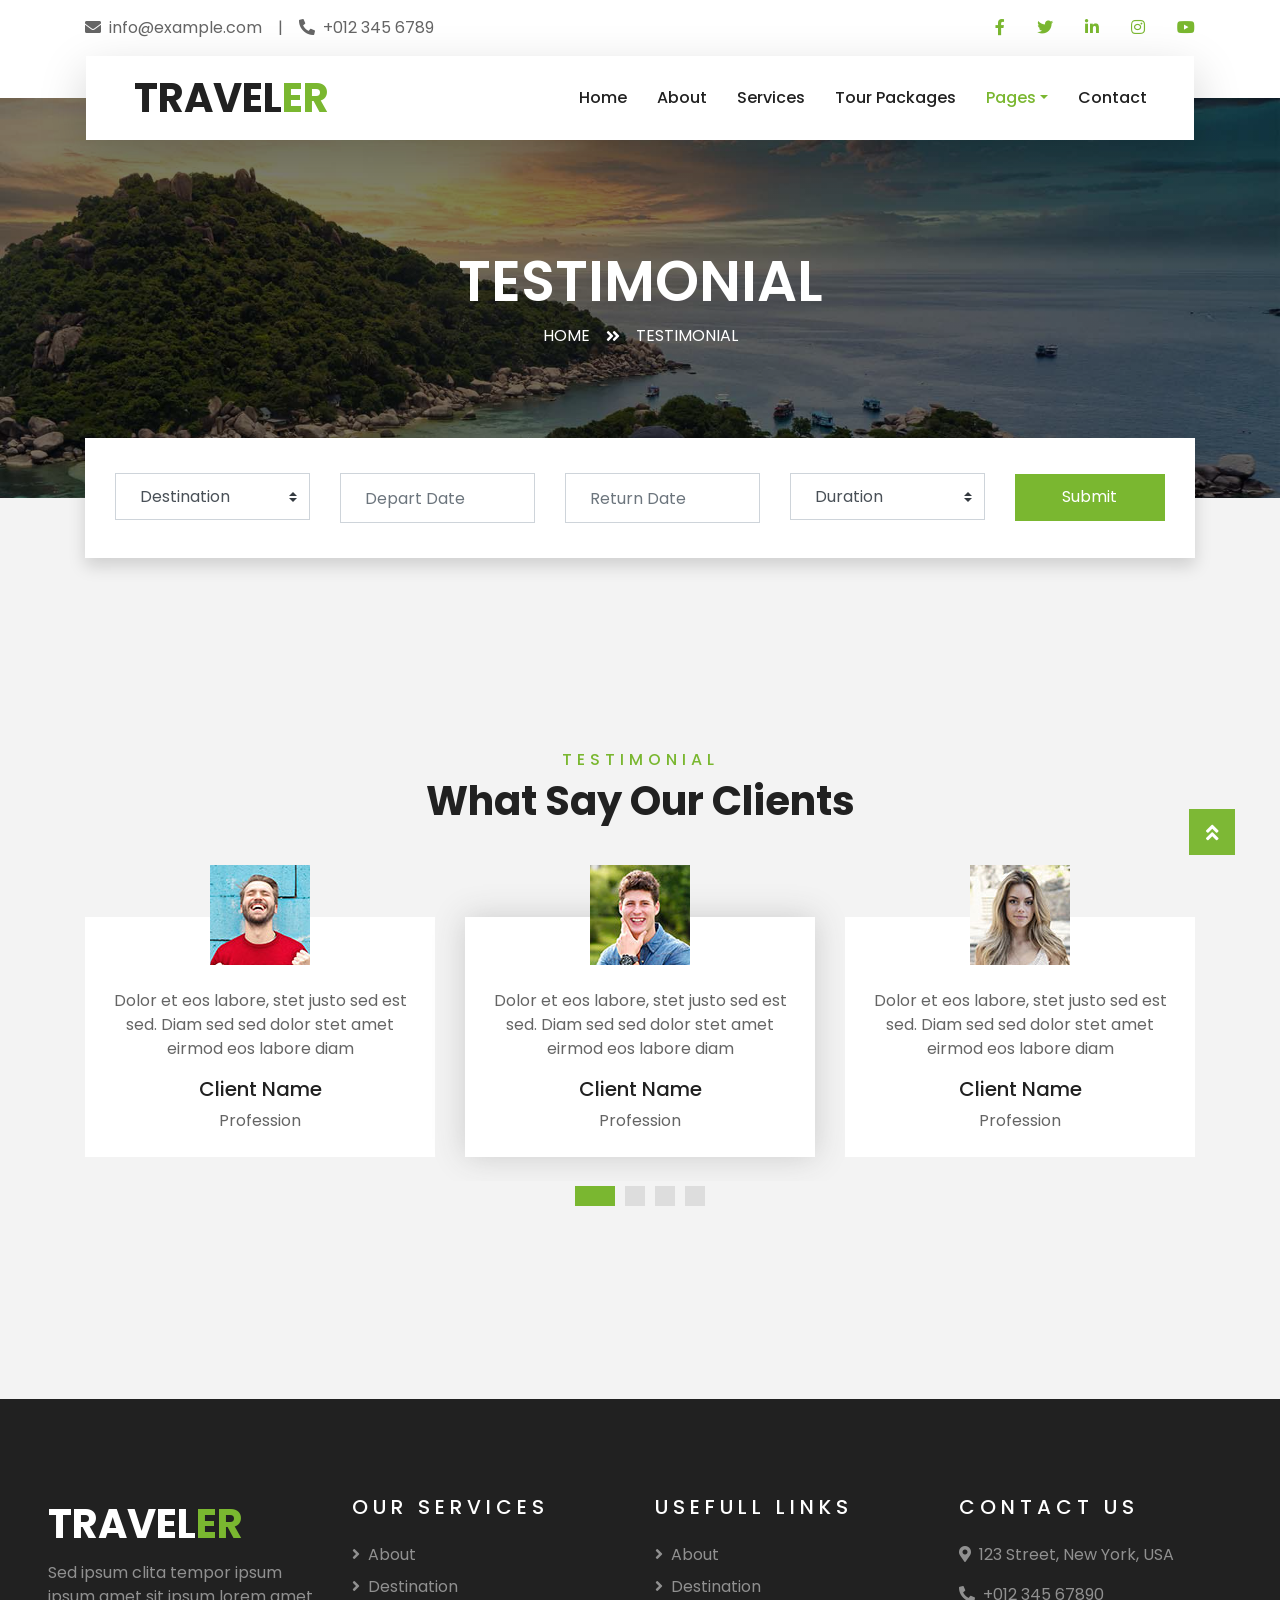
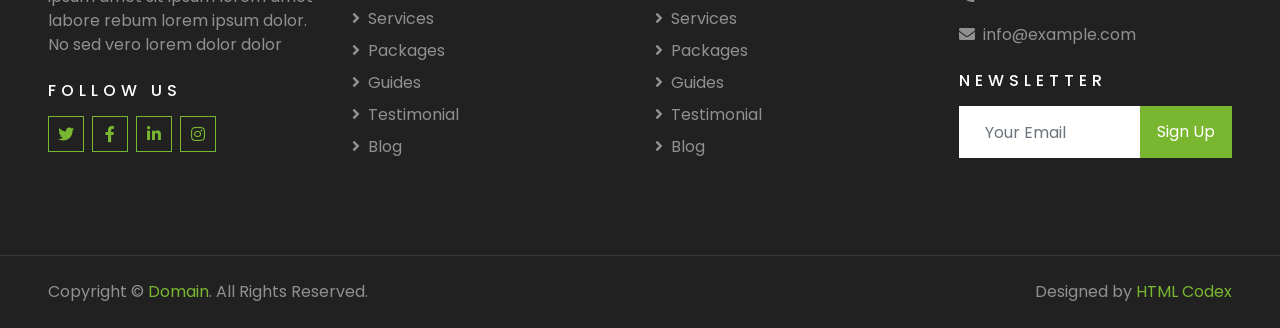
<file: wwwroot/LayoutWNT/testimonial.html>
<!DOCTYPE html>
<html lang="en">

<head>
    <meta charset="utf-8">
    <title>TRAVELER - Free Travel Website Template</title>
    <meta content="width=device-width, initial-scale=1.0" name="viewport">
    <meta content="Free HTML Templates" name="keywords">
    <meta content="Free HTML Templates" name="description">

    <!-- Favicon -->
    <link href="img/favicon.ico" rel="icon">

    <!-- Google Web Fonts -->
    <link rel="preconnect" href="https://fonts.gstatic.com">
    <link href="https://fonts.googleapis.com/css2?family=Poppins:wght@400;500;600;700&display=swap" rel="stylesheet"> 

    <!-- Font Awesome -->
    <link href="https://cdnjs.cloudflare.com/ajax/libs/font-awesome/5.10.0/css/all.min.css" rel="stylesheet">

    <!-- Libraries Stylesheet -->
    <link href="lib/owlcarousel/assets/owl.carousel.min.css" rel="stylesheet">
    <link href="lib/tempusdominus/css/tempusdominus-bootstrap-4.min.css" rel="stylesheet" />

    <!-- Customized Bootstrap Stylesheet -->
    <link href="css/style.css" rel="stylesheet">
</head>

<body>
    <!-- Topbar Start -->
    <div class="container-fluid bg-light pt-3 d-none d-lg-block">
        <div class="container">
            <div class="row">
                <div class="col-lg-6 text-center text-lg-left mb-2 mb-lg-0">
                    <div class="d-inline-flex align-items-center">
                        <p><i class="fa fa-envelope mr-2"></i>info@example.com</p>
                        <p class="text-body px-3">|</p>
                        <p><i class="fa fa-phone-alt mr-2"></i>+012 345 6789</p>
                    </div>
                </div>
                <div class="col-lg-6 text-center text-lg-right">
                    <div class="d-inline-flex align-items-center">
                        <a class="text-primary px-3" href="">
                            <i class="fab fa-facebook-f"></i>
                        </a>
                        <a class="text-primary px-3" href="">
                            <i class="fab fa-twitter"></i>
                        </a>
                        <a class="text-primary px-3" href="">
                            <i class="fab fa-linkedin-in"></i>
                        </a>
                        <a class="text-primary px-3" href="">
                            <i class="fab fa-instagram"></i>
                        </a>
                        <a class="text-primary pl-3" href="">
                            <i class="fab fa-youtube"></i>
                        </a>
                    </div>
                </div>
            </div>
        </div>
    </div>
    <!-- Topbar End -->


    <!-- Navbar Start -->
    <div class="container-fluid position-relative nav-bar p-0">
        <div class="container-lg position-relative p-0 px-lg-3" style="z-index: 9;">
            <nav class="navbar navbar-expand-lg bg-light navbar-light shadow-lg py-3 py-lg-0 pl-3 pl-lg-5">
                <a href="" class="navbar-brand">
                    <h1 class="m-0 text-primary"><span class="text-dark">TRAVEL</span>ER</h1>
                </a>
                <button type="button" class="navbar-toggler" data-toggle="collapse" data-target="#navbarCollapse">
                    <span class="navbar-toggler-icon"></span>
                </button>
                <div class="collapse navbar-collapse justify-content-between px-3" id="navbarCollapse">
                    <div class="navbar-nav ml-auto py-0">
                        <a href="index.html" class="nav-item nav-link">Home</a>
                        <a href="about.html" class="nav-item nav-link">About</a>
                        <a href="service.html" class="nav-item nav-link">Services</a>
                        <a href="package.html" class="nav-item nav-link">Tour Packages</a>
                        <div class="nav-item dropdown">
                            <a href="#" class="nav-link dropdown-toggle active" data-toggle="dropdown">Pages</a>
                            <div class="dropdown-menu border-0 rounded-0 m-0">
                                <a href="blog.html" class="dropdown-item">Blog Grid</a>
                                <a href="single.html" class="dropdown-item">Blog Detail</a>
                                <a href="destination.html" class="dropdown-item">Destination</a>
                                <a href="guide.html" class="dropdown-item">Travel Guides</a>
                                <a href="testimonial.html" class="dropdown-item active">Testimonial</a>
                            </div>
                        </div>
                        <a href="contact.html" class="nav-item nav-link">Contact</a>
                    </div>
                </div>
            </nav>
        </div>
    </div>
    <!-- Navbar End -->


    <!-- Header Start -->
    <div class="container-fluid page-header">
        <div class="container">
            <div class="d-flex flex-column align-items-center justify-content-center" style="min-height: 400px">
                <h3 class="display-4 text-white text-uppercase">Testimonial</h3>
                <div class="d-inline-flex text-white">
                    <p class="m-0 text-uppercase"><a class="text-white" href="">Home</a></p>
                    <i class="fa fa-angle-double-right pt-1 px-3"></i>
                    <p class="m-0 text-uppercase">Testimonial</p>
                </div>
            </div>
        </div>
    </div>
    <!-- Header End -->


    <!-- Booking Start -->
    <div class="container-fluid booking mt-5 pb-5">
        <div class="container pb-5">
            <div class="bg-light shadow" style="padding: 30px;">
                <div class="row align-items-center" style="min-height: 60px;">
                    <div class="col-md-10">
                        <div class="row">
                            <div class="col-md-3">
                                <div class="mb-3 mb-md-0">
                                    <select class="custom-select px-4" style="height: 47px;">
                                        <option selected>Destination</option>
                                        <option value="1">Destination 1</option>
                                        <option value="2">Destination 1</option>
                                        <option value="3">Destination 1</option>
                                    </select>
                                </div>
                            </div>
                            <div class="col-md-3">
                                <div class="mb-3 mb-md-0">
                                    <div class="date" id="date1" data-target-input="nearest">
                                        <input type="text" class="form-control p-4 datetimepicker-input" placeholder="Depart Date" data-target="#date1" data-toggle="datetimepicker"/>
                                    </div>
                                </div>
                            </div>
                            <div class="col-md-3">
                                <div class="mb-3 mb-md-0">
                                    <div class="date" id="date2" data-target-input="nearest">
                                        <input type="text" class="form-control p-4 datetimepicker-input" placeholder="Return Date" data-target="#date2" data-toggle="datetimepicker"/>
                                    </div>
                                </div>
                            </div>
                            <div class="col-md-3">
                                <div class="mb-3 mb-md-0">
                                    <select class="custom-select px-4" style="height: 47px;">
                                        <option selected>Duration</option>
                                        <option value="1">Duration 1</option>
                                        <option value="2">Duration 1</option>
                                        <option value="3">Duration 1</option>
                                    </select>
                                </div>
                            </div>
                        </div>
                    </div>
                    <div class="col-md-2">
                        <button class="btn btn-primary btn-block" type="submit" style="height: 47px; margin-top: -2px;">Submit</button>
                    </div>
                </div>
            </div>
        </div>
    </div>
    <!-- Booking End -->


    <!-- Testimonial Start -->
    <div class="container-fluid py-5">
        <div class="container py-5">
            <div class="text-center mb-3 pb-3">
                <h6 class="text-primary text-uppercase" style="letter-spacing: 5px;">Testimonial</h6>
                <h1>What Say Our Clients</h1>
            </div>
            <div class="owl-carousel testimonial-carousel">
                <div class="text-center pb-4">
                    <img class="img-fluid mx-auto" src="img/testimonial-1.jpg" style="width: 100px; height: 100px;" >
                    <div class="testimonial-text bg-white p-4 mt-n5">
                        <p class="mt-5">Dolor et eos labore, stet justo sed est sed. Diam sed sed dolor stet amet eirmod eos labore diam
                        </p>
                        <h5 class="text-truncate">Client Name</h5>
                        <span>Profession</span>
                    </div>
                </div>
                <div class="text-center">
                    <img class="img-fluid mx-auto" src="img/testimonial-2.jpg" style="width: 100px; height: 100px;" >
                    <div class="testimonial-text bg-white p-4 mt-n5">
                        <p class="mt-5">Dolor et eos labore, stet justo sed est sed. Diam sed sed dolor stet amet eirmod eos labore diam
                        </p>
                        <h5 class="text-truncate">Client Name</h5>
                        <span>Profession</span>
                    </div>
                </div>
                <div class="text-center">
                    <img class="img-fluid mx-auto" src="img/testimonial-3.jpg" style="width: 100px; height: 100px;" >
                    <div class="testimonial-text bg-white p-4 mt-n5">
                        <p class="mt-5">Dolor et eos labore, stet justo sed est sed. Diam sed sed dolor stet amet eirmod eos labore diam
                        </p>
                        <h5 class="text-truncate">Client Name</h5>
                        <span>Profession</span>
                    </div>
                </div>
                <div class="text-center">
                    <img class="img-fluid mx-auto" src="img/testimonial-4.jpg" style="width: 100px; height: 100px;" >
                    <div class="testimonial-text bg-white p-4 mt-n5">
                        <p class="mt-5">Dolor et eos labore, stet justo sed est sed. Diam sed sed dolor stet amet eirmod eos labore diam
                        </p>
                        <h5 class="text-truncate">Client Name</h5>
                        <span>Profession</span>
                    </div>
                </div>
            </div>
        </div>
    </div>
    <!-- Testimonial End -->


    <!-- Footer Start -->
    <div class="container-fluid bg-dark text-white-50 py-5 px-sm-3 px-lg-5" style="margin-top: 90px;">
        <div class="row pt-5">
            <div class="col-lg-3 col-md-6 mb-5">
                <a href="" class="navbar-brand">
                    <h1 class="text-primary"><span class="text-white">TRAVEL</span>ER</h1>
                </a>
                <p>Sed ipsum clita tempor ipsum ipsum amet sit ipsum lorem amet labore rebum lorem ipsum dolor. No sed vero lorem dolor dolor</p>
                <h6 class="text-white text-uppercase mt-4 mb-3" style="letter-spacing: 5px;">Follow Us</h6>
                <div class="d-flex justify-content-start">
                    <a class="btn btn-outline-primary btn-square mr-2" href="#"><i class="fab fa-twitter"></i></a>
                    <a class="btn btn-outline-primary btn-square mr-2" href="#"><i class="fab fa-facebook-f"></i></a>
                    <a class="btn btn-outline-primary btn-square mr-2" href="#"><i class="fab fa-linkedin-in"></i></a>
                    <a class="btn btn-outline-primary btn-square" href="#"><i class="fab fa-instagram"></i></a>
                </div>
            </div>
            <div class="col-lg-3 col-md-6 mb-5">
                <h5 class="text-white text-uppercase mb-4" style="letter-spacing: 5px;">Our Services</h5>
                <div class="d-flex flex-column justify-content-start">
                    <a class="text-white-50 mb-2" href="#"><i class="fa fa-angle-right mr-2"></i>About</a>
                    <a class="text-white-50 mb-2" href="#"><i class="fa fa-angle-right mr-2"></i>Destination</a>
                    <a class="text-white-50 mb-2" href="#"><i class="fa fa-angle-right mr-2"></i>Services</a>
                    <a class="text-white-50 mb-2" href="#"><i class="fa fa-angle-right mr-2"></i>Packages</a>
                    <a class="text-white-50 mb-2" href="#"><i class="fa fa-angle-right mr-2"></i>Guides</a>
                    <a class="text-white-50 mb-2" href="#"><i class="fa fa-angle-right mr-2"></i>Testimonial</a>
                    <a class="text-white-50" href="#"><i class="fa fa-angle-right mr-2"></i>Blog</a>
                </div>
            </div>
            <div class="col-lg-3 col-md-6 mb-5">
                <h5 class="text-white text-uppercase mb-4" style="letter-spacing: 5px;">Usefull Links</h5>
                <div class="d-flex flex-column justify-content-start">
                    <a class="text-white-50 mb-2" href="#"><i class="fa fa-angle-right mr-2"></i>About</a>
                    <a class="text-white-50 mb-2" href="#"><i class="fa fa-angle-right mr-2"></i>Destination</a>
                    <a class="text-white-50 mb-2" href="#"><i class="fa fa-angle-right mr-2"></i>Services</a>
                    <a class="text-white-50 mb-2" href="#"><i class="fa fa-angle-right mr-2"></i>Packages</a>
                    <a class="text-white-50 mb-2" href="#"><i class="fa fa-angle-right mr-2"></i>Guides</a>
                    <a class="text-white-50 mb-2" href="#"><i class="fa fa-angle-right mr-2"></i>Testimonial</a>
                    <a class="text-white-50" href="#"><i class="fa fa-angle-right mr-2"></i>Blog</a>
                </div>
            </div>
            <div class="col-lg-3 col-md-6 mb-5">
                <h5 class="text-white text-uppercase mb-4" style="letter-spacing: 5px;">Contact Us</h5>
                <p><i class="fa fa-map-marker-alt mr-2"></i>123 Street, New York, USA</p>
                <p><i class="fa fa-phone-alt mr-2"></i>+012 345 67890</p>
                <p><i class="fa fa-envelope mr-2"></i>info@example.com</p>
                <h6 class="text-white text-uppercase mt-4 mb-3" style="letter-spacing: 5px;">Newsletter</h6>
                <div class="w-100">
                    <div class="input-group">
                        <input type="text" class="form-control border-light" style="padding: 25px;" placeholder="Your Email">
                        <div class="input-group-append">
                            <button class="btn btn-primary px-3">Sign Up</button>
                        </div>
                    </div>
                </div>
            </div>
        </div>
    </div>
    <div class="container-fluid bg-dark text-white border-top py-4 px-sm-3 px-md-5" style="border-color: rgba(256, 256, 256, .1) !important;">
        <div class="row">
            <div class="col-lg-6 text-center text-md-left mb-3 mb-md-0">
                <p class="m-0 text-white-50">Copyright &copy; <a href="#">Domain</a>. All Rights Reserved.</a>
                </p>
            </div>
            <div class="col-lg-6 text-center text-md-right">
                <p class="m-0 text-white-50">Designed by <a href="https://htmlcodex.com">HTML Codex</a>
                </p>
            </div>
        </div>
    </div>
    <!-- Footer End -->


    <!-- Back to Top -->
    <a href="#" class="btn btn-lg btn-primary btn-lg-square back-to-top"><i class="fa fa-angle-double-up"></i></a>


    <!-- JavaScript Libraries -->
    <script src="https://code.jquery.com/jquery-3.4.1.min.js"></script>
    <script src="https://stackpath.bootstrapcdn.com/bootstrap/4.4.1/js/bootstrap.bundle.min.js"></script>
    <script src="lib/easing/easing.min.js"></script>
    <script src="lib/owlcarousel/owl.carousel.min.js"></script>
    <script src="lib/tempusdominus/js/moment.min.js"></script>
    <script src="lib/tempusdominus/js/moment-timezone.min.js"></script>
    <script src="lib/tempusdominus/js/tempusdominus-bootstrap-4.min.js"></script>

    <!-- Contact Javascript File -->
    <script src="mail/jqBootstrapValidation.min.js"></script>
    <script src="mail/contact.js"></script>

    <!-- Template Javascript -->
    <script src="js/main.js"></script>
</body>

</html>
</file>
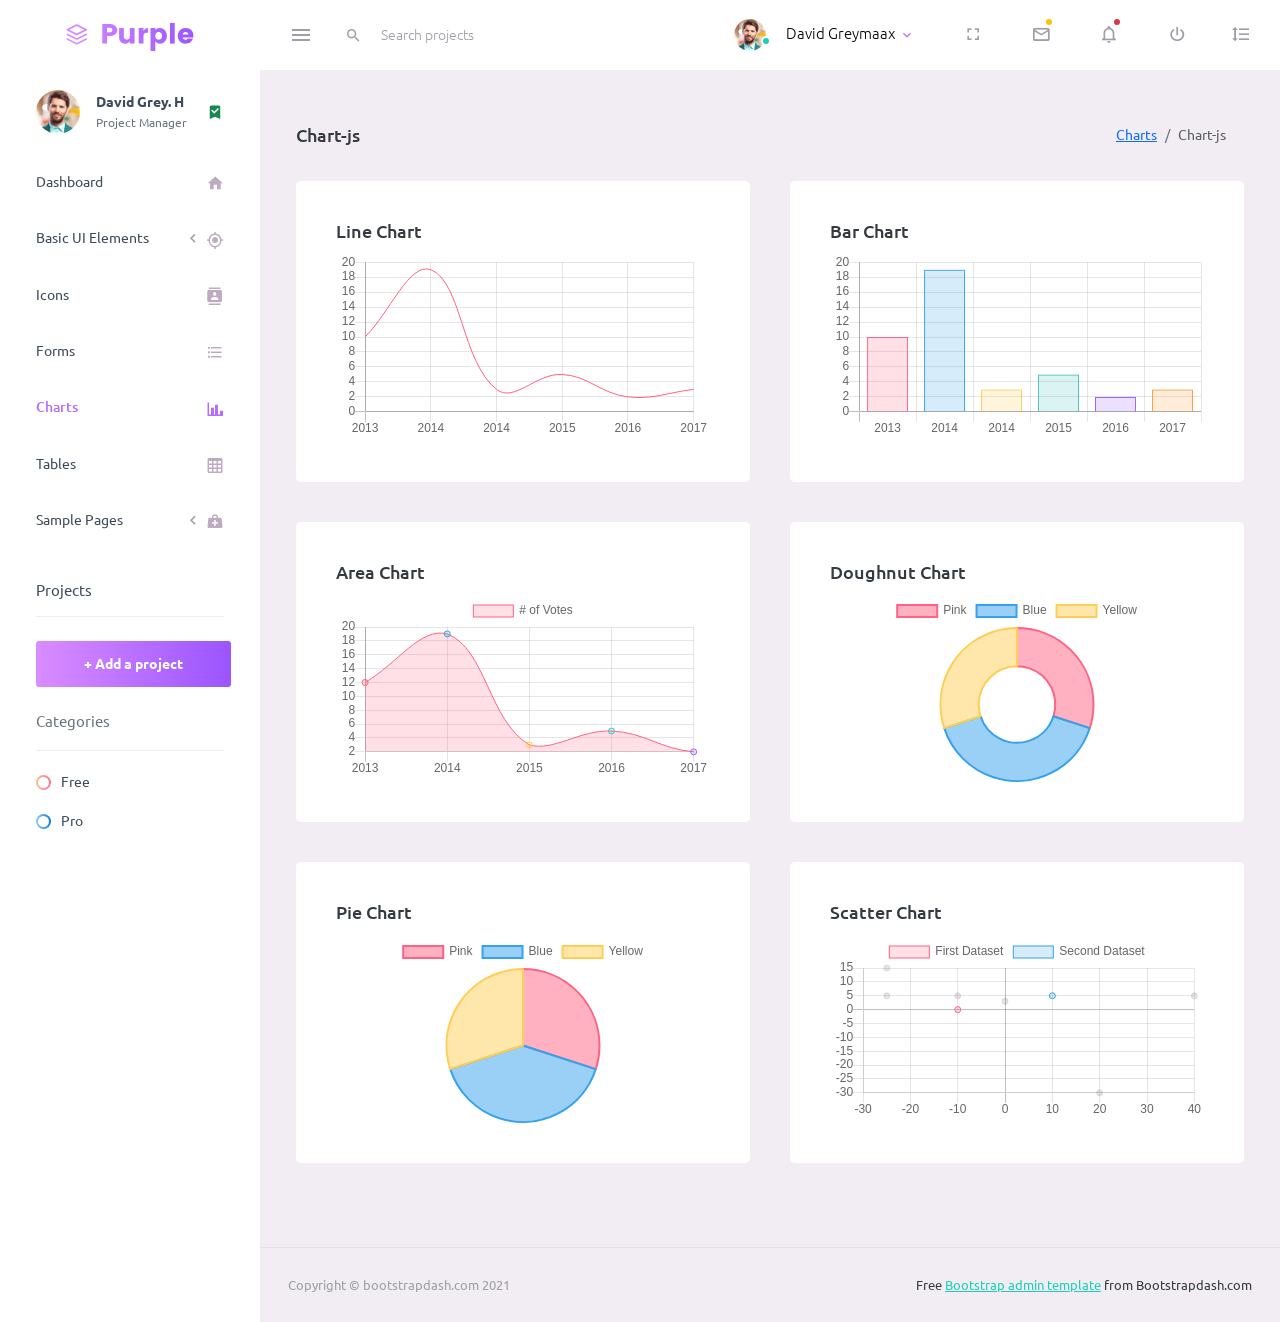
<file: wwwroot/LayoutAdmin/pages/charts/chartjs.html>
<!DOCTYPE html>
<html lang="en">
  <head>
    <!-- Required meta tags -->
    <meta charset="utf-8">
    <meta name="viewport" content="width=device-width, initial-scale=1, shrink-to-fit=no">
    <title>Purple Admin</title>
    <!-- plugins:css -->
    <link rel="stylesheet" href="../../assets/vendors/mdi/css/materialdesignicons.min.css">
    <link rel="stylesheet" href="../../assets/vendors/css/vendor.bundle.base.css">
    <!-- endinject -->
    <!-- Plugin css for this page -->
    <!-- End Plugin css for this page -->
    <!-- inject:css -->
    <!-- endinject -->
    <!-- Layout styles -->
    <link rel="stylesheet" href="../../assets/css/style.css">
    <!-- End layout styles -->
    <link rel="shortcut icon" href="../../assets/images/favicon.ico" />
  </head>
  <body>
    <div class="container-scroller">
      <!-- partial:../../partials/_navbar.html -->
      <nav class="navbar default-layout-navbar col-lg-12 col-12 p-0 fixed-top d-flex flex-row">
        <div class="text-center navbar-brand-wrapper d-flex align-items-center justify-content-center">
          <a class="navbar-brand brand-logo" href="../../index.html"><img src="../../assets/images/logo.svg" alt="logo" /></a>
          <a class="navbar-brand brand-logo-mini" href="../../index.html"><img src="../../assets/images/logo-mini.svg" alt="logo" /></a>
        </div>
        <div class="navbar-menu-wrapper d-flex align-items-stretch">
          <button class="navbar-toggler navbar-toggler align-self-center" type="button" data-toggle="minimize">
            <span class="mdi mdi-menu"></span>
          </button>
          <div class="search-field d-none d-md-block">
            <form class="d-flex align-items-center h-100" action="#">
              <div class="input-group">
                <div class="input-group-prepend bg-transparent">
                  <i class="input-group-text border-0 mdi mdi-magnify"></i>
                </div>
                <input type="text" class="form-control bg-transparent border-0" placeholder="Search projects">
              </div>
            </form>
          </div>
          <ul class="navbar-nav navbar-nav-right">
            <li class="nav-item nav-profile dropdown">
              <a class="nav-link dropdown-toggle" id="profileDropdown" href="#" data-bs-toggle="dropdown" aria-expanded="false">
                <div class="nav-profile-img">
                  <img src="../../assets/images/faces/face1.jpg" alt="image">
                  <span class="availability-status online"></span>
                </div>
                <div class="nav-profile-text">
                  <p class="mb-1 text-black">David Greymaax</p>
                </div>
              </a>
              <div class="dropdown-menu navbar-dropdown" aria-labelledby="profileDropdown">
                <a class="dropdown-item" href="#">
                  <i class="mdi mdi-cached me-2 text-success"></i> Activity Log </a>
                <div class="dropdown-divider"></div>
                <a class="dropdown-item" href="#">
                  <i class="mdi mdi-logout me-2 text-primary"></i> Signout </a>
              </div>
            </li>
            <li class="nav-item d-none d-lg-block full-screen-link">
              <a class="nav-link">
                <i class="mdi mdi-fullscreen" id="fullscreen-button"></i>
              </a>
            </li>
            <li class="nav-item dropdown">
              <a class="nav-link count-indicator dropdown-toggle" id="messageDropdown" href="#" data-bs-toggle="dropdown" aria-expanded="false">
                <i class="mdi mdi-email-outline"></i>
                <span class="count-symbol bg-warning"></span>
              </a>
              <div class="dropdown-menu dropdown-menu-right navbar-dropdown preview-list" aria-labelledby="messageDropdown">
                <h6 class="p-3 mb-0">Messages</h6>
                <div class="dropdown-divider"></div>
                <a class="dropdown-item preview-item">
                  <div class="preview-thumbnail">
                    <img src="../../assets/images/faces/face4.jpg" alt="image" class="profile-pic">
                  </div>
                  <div class="preview-item-content d-flex align-items-start flex-column justify-content-center">
                    <h6 class="preview-subject ellipsis mb-1 font-weight-normal">Mark send you a message</h6>
                    <p class="text-gray mb-0"> 1 Minutes ago </p>
                  </div>
                </a>
                <div class="dropdown-divider"></div>
                <a class="dropdown-item preview-item">
                  <div class="preview-thumbnail">
                    <img src="../../assets/images/faces/face2.jpg" alt="image" class="profile-pic">
                  </div>
                  <div class="preview-item-content d-flex align-items-start flex-column justify-content-center">
                    <h6 class="preview-subject ellipsis mb-1 font-weight-normal">Cregh send you a message</h6>
                    <p class="text-gray mb-0"> 15 Minutes ago </p>
                  </div>
                </a>
                <div class="dropdown-divider"></div>
                <a class="dropdown-item preview-item">
                  <div class="preview-thumbnail">
                    <img src="../../assets/images/faces/face3.jpg" alt="image" class="profile-pic">
                  </div>
                  <div class="preview-item-content d-flex align-items-start flex-column justify-content-center">
                    <h6 class="preview-subject ellipsis mb-1 font-weight-normal">Profile picture updated</h6>
                    <p class="text-gray mb-0"> 18 Minutes ago </p>
                  </div>
                </a>
                <div class="dropdown-divider"></div>
                <h6 class="p-3 mb-0 text-center">4 new messages</h6>
              </div>
            </li>
            <li class="nav-item dropdown">
              <a class="nav-link count-indicator dropdown-toggle" id="notificationDropdown" href="#" data-bs-toggle="dropdown">
                <i class="mdi mdi-bell-outline"></i>
                <span class="count-symbol bg-danger"></span>
              </a>
              <div class="dropdown-menu dropdown-menu-right navbar-dropdown preview-list" aria-labelledby="notificationDropdown">
                <h6 class="p-3 mb-0">Notifications</h6>
                <div class="dropdown-divider"></div>
                <a class="dropdown-item preview-item">
                  <div class="preview-thumbnail">
                    <div class="preview-icon bg-success">
                      <i class="mdi mdi-calendar"></i>
                    </div>
                  </div>
                  <div class="preview-item-content d-flex align-items-start flex-column justify-content-center">
                    <h6 class="preview-subject font-weight-normal mb-1">Event today</h6>
                    <p class="text-gray ellipsis mb-0"> Just a reminder that you have an event today </p>
                  </div>
                </a>
                <div class="dropdown-divider"></div>
                <a class="dropdown-item preview-item">
                  <div class="preview-thumbnail">
                    <div class="preview-icon bg-warning">
                      <i class="mdi mdi-settings"></i>
                    </div>
                  </div>
                  <div class="preview-item-content d-flex align-items-start flex-column justify-content-center">
                    <h6 class="preview-subject font-weight-normal mb-1">Settings</h6>
                    <p class="text-gray ellipsis mb-0"> Update dashboard </p>
                  </div>
                </a>
                <div class="dropdown-divider"></div>
                <a class="dropdown-item preview-item">
                  <div class="preview-thumbnail">
                    <div class="preview-icon bg-info">
                      <i class="mdi mdi-link-variant"></i>
                    </div>
                  </div>
                  <div class="preview-item-content d-flex align-items-start flex-column justify-content-center">
                    <h6 class="preview-subject font-weight-normal mb-1">Launch Admin</h6>
                    <p class="text-gray ellipsis mb-0"> New admin wow! </p>
                  </div>
                </a>
                <div class="dropdown-divider"></div>
                <h6 class="p-3 mb-0 text-center">See all notifications</h6>
              </div>
            </li>
            <li class="nav-item nav-logout d-none d-lg-block">
              <a class="nav-link" href="#">
                <i class="mdi mdi-power"></i>
              </a>
            </li>
            <li class="nav-item nav-settings d-none d-lg-block">
              <a class="nav-link" href="#">
                <i class="mdi mdi-format-line-spacing"></i>
              </a>
            </li>
          </ul>
          <button class="navbar-toggler navbar-toggler-right d-lg-none align-self-center" type="button" data-toggle="offcanvas">
            <span class="mdi mdi-menu"></span>
          </button>
        </div>
      </nav>
      <!-- partial -->
      <div class="container-fluid page-body-wrapper">
        <!-- partial:../../partials/_sidebar.html -->
        <nav class="sidebar sidebar-offcanvas" id="sidebar">
          <ul class="nav">
            <li class="nav-item nav-profile">
              <a href="#" class="nav-link">
                <div class="nav-profile-image">
                  <img src="../../assets/images/faces/face1.jpg" alt="profile">
                  <span class="login-status online"></span>
                  <!--change to offline or busy as needed-->
                </div>
                <div class="nav-profile-text d-flex flex-column">
                  <span class="font-weight-bold mb-2">David Grey. H</span>
                  <span class="text-secondary text-small">Project Manager</span>
                </div>
                <i class="mdi mdi-bookmark-check text-success nav-profile-badge"></i>
              </a>
            </li>
            <li class="nav-item">
              <a class="nav-link" href="../../index.html">
                <span class="menu-title">Dashboard</span>
                <i class="mdi mdi-home menu-icon"></i>
              </a>
            </li>
            <li class="nav-item">
              <a class="nav-link" data-bs-toggle="collapse" href="#ui-basic" aria-expanded="false" aria-controls="ui-basic">
                <span class="menu-title">Basic UI Elements</span>
                <i class="menu-arrow"></i>
                <i class="mdi mdi-crosshairs-gps menu-icon"></i>
              </a>
              <div class="collapse" id="ui-basic">
                <ul class="nav flex-column sub-menu">
                  <li class="nav-item"> <a class="nav-link" href="../../pages/ui-features/buttons.html">Buttons</a></li>
                  <li class="nav-item"> <a class="nav-link" href="../../pages/ui-features/typography.html">Typography</a></li>
                </ul>
              </div>
            </li>
            <li class="nav-item">
              <a class="nav-link" href="../../pages/icons/mdi.html">
                <span class="menu-title">Icons</span>
                <i class="mdi mdi-contacts menu-icon"></i>
              </a>
            </li>
            <li class="nav-item">
              <a class="nav-link" href="../../pages/forms/basic_elements.html">
                <span class="menu-title">Forms</span>
                <i class="mdi mdi-format-list-bulleted menu-icon"></i>
              </a>
            </li>
            <li class="nav-item">
              <a class="nav-link" href="../../pages/charts/chartjs.html">
                <span class="menu-title">Charts</span>
                <i class="mdi mdi-chart-bar menu-icon"></i>
              </a>
            </li>
            <li class="nav-item">
              <a class="nav-link" href="../../pages/tables/basic-table.html">
                <span class="menu-title">Tables</span>
                <i class="mdi mdi-table-large menu-icon"></i>
              </a>
            </li>
            <li class="nav-item">
              <a class="nav-link" data-bs-toggle="collapse" href="#general-pages" aria-expanded="false" aria-controls="general-pages">
                <span class="menu-title">Sample Pages</span>
                <i class="menu-arrow"></i>
                <i class="mdi mdi-medical-bag menu-icon"></i>
              </a>
              <div class="collapse" id="general-pages">
                <ul class="nav flex-column sub-menu">
                  <li class="nav-item"> <a class="nav-link" href="../../pages/samples/blank-page.html"> Blank Page </a></li>
                  <li class="nav-item"> <a class="nav-link" href="../../pages/samples/login.html"> Login </a></li>
                  <li class="nav-item"> <a class="nav-link" href="../../pages/samples/register.html"> Register </a></li>
                  <li class="nav-item"> <a class="nav-link" href="../../pages/samples/error-404.html"> 404 </a></li>
                  <li class="nav-item"> <a class="nav-link" href="../../pages/samples/error-500.html"> 500 </a></li>
                </ul>
              </div>
            </li>
            <li class="nav-item sidebar-actions">
              <span class="nav-link">
                <div class="border-bottom">
                  <h6 class="font-weight-normal mb-3">Projects</h6>
                </div>
                <button class="btn btn-block btn-lg btn-gradient-primary mt-4">+ Add a project</button>
                <div class="mt-4">
                  <div class="border-bottom">
                    <p class="text-secondary">Categories</p>
                  </div>
                  <ul class="gradient-bullet-list mt-4">
                    <li>Free</li>
                    <li>Pro</li>
                  </ul>
                </div>
              </span>
            </li>
          </ul>
        </nav>
        <!-- partial -->
        <div class="main-panel">
          <div class="content-wrapper">
            <div class="page-header">
              <h3 class="page-title"> Chart-js </h3>
              <nav aria-label="breadcrumb">
                <ol class="breadcrumb">
                  <li class="breadcrumb-item"><a href="#">Charts</a></li>
                  <li class="breadcrumb-item active" aria-current="page">Chart-js</li>
                </ol>
              </nav>
            </div>
            <div class="row">
              <div class="col-lg-6 grid-margin stretch-card">
                <div class="card">
                  <div class="card-body">
                    <h4 class="card-title">Line chart</h4>
                    <canvas id="lineChart" style="height:250px"></canvas>
                  </div>
                </div>
              </div>
              <div class="col-lg-6 grid-margin stretch-card">
                <div class="card">
                  <div class="card-body">
                    <h4 class="card-title">Bar chart</h4>
                    <canvas id="barChart" style="height:230px"></canvas>
                  </div>
                </div>
              </div>
            </div>
            <div class="row">
              <div class="col-lg-6 grid-margin stretch-card">
                <div class="card">
                  <div class="card-body">
                    <h4 class="card-title">Area chart</h4>
                    <canvas id="areaChart" style="height:250px"></canvas>
                  </div>
                </div>
              </div>
              <div class="col-lg-6 grid-margin stretch-card">
                <div class="card">
                  <div class="card-body">
                    <h4 class="card-title">Doughnut chart</h4>
                    <canvas id="doughnutChart" style="height:250px"></canvas>
                  </div>
                </div>
              </div>
            </div>
            <div class="row">
              <div class="col-lg-6 grid-margin stretch-card">
                <div class="card">
                  <div class="card-body">
                    <h4 class="card-title">Pie chart</h4>
                    <canvas id="pieChart" style="height:250px"></canvas>
                  </div>
                </div>
              </div>
              <div class="col-lg-6 grid-margin stretch-card">
                <div class="card">
                  <div class="card-body">
                    <h4 class="card-title">Scatter chart</h4>
                    <canvas id="scatterChart" style="height:250px"></canvas>
                  </div>
                </div>
              </div>
            </div>
          </div>
          <!-- content-wrapper ends -->
          <!-- partial:../../partials/_footer.html -->
          <footer class="footer">
            <div class="container-fluid d-flex justify-content-between">
              <span class="text-muted d-block text-center text-sm-start d-sm-inline-block">Copyright © bootstrapdash.com 2021</span>
              <span class="float-none float-sm-end mt-1 mt-sm-0 text-end"> Free <a href="https://www.bootstrapdash.com/bootstrap-admin-template/" target="_blank">Bootstrap admin template</a> from Bootstrapdash.com</span>
            </div>
          </footer>
          <!-- partial -->
        </div>
        <!-- main-panel ends -->
      </div>
      <!-- page-body-wrapper ends -->
    </div>
    <!-- container-scroller -->
    <!-- plugins:js -->
    <script src="../../assets/vendors/js/vendor.bundle.base.js"></script>
    <!-- endinject -->
    <!-- Plugin js for this page -->
    <script src="../../assets/vendors/chart.js/Chart.min.js"></script>
    <!-- End plugin js for this page -->
    <!-- inject:js -->
    <script src="../../assets/js/off-canvas.js"></script>
    <script src="../../assets/js/hoverable-collapse.js"></script>
    <script src="../../assets/js/misc.js"></script>
    <!-- endinject -->
    <!-- Custom js for this page -->
    <script src="../../assets/js/chart.js"></script>
    <!-- End custom js for this page -->
  </body>
</html>
</file>
<file: wwwroot/LayoutAdmin/assets/vendors/css/vendor.bundle.base.css>
/*
 * Container style
 */
.ps {
  overflow: hidden !important;
  overflow-anchor: none;
  -ms-overflow-style: none;
  touch-action: auto;
  -ms-touch-action: auto;
}

/*
 * Scrollbar rail styles
 */
.ps__rail-x {
  display: none;
  opacity: 0;
  transition: background-color .2s linear, opacity .2s linear;
  -webkit-transition: background-color .2s linear, opacity .2s linear;
  height: 15px;
  /* there must be 'bottom' or 'top' for ps__rail-x */
  bottom: 0px;
  /* please don't change 'position' */
  position: absolute;
}

.ps__rail-y {
  display: none;
  opacity: 0;
  transition: background-color .2s linear, opacity .2s linear;
  -webkit-transition: background-color .2s linear, opacity .2s linear;
  width: 15px;
  /* there must be 'right' or 'left' for ps__rail-y */
  right: 0;
  /* please don't change 'position' */
  position: absolute;
}

.ps--active-x > .ps__rail-x,
.ps--active-y > .ps__rail-y {
  display: block;
  background-color: transparent;
}

.ps:hover > .ps__rail-x,
.ps:hover > .ps__rail-y,
.ps--focus > .ps__rail-x,
.ps--focus > .ps__rail-y,
.ps--scrolling-x > .ps__rail-x,
.ps--scrolling-y > .ps__rail-y {
  opacity: 0.6;
}

.ps .ps__rail-x:hover,
.ps .ps__rail-y:hover,
.ps .ps__rail-x:focus,
.ps .ps__rail-y:focus,
.ps .ps__rail-x.ps--clicking,
.ps .ps__rail-y.ps--clicking {
  background-color: #eee;
  opacity: 0.9;
}

/*
 * Scrollbar thumb styles
 */
.ps__thumb-x {
  background-color: #aaa;
  border-radius: 6px;
  transition: background-color .2s linear, height .2s ease-in-out;
  -webkit-transition: background-color .2s linear, height .2s ease-in-out;
  height: 6px;
  /* there must be 'bottom' for ps__thumb-x */
  bottom: 2px;
  /* please don't change 'position' */
  position: absolute;
}

.ps__thumb-y {
  background-color: #aaa;
  border-radius: 6px;
  transition: background-color .2s linear, width .2s ease-in-out;
  -webkit-transition: background-color .2s linear, width .2s ease-in-out;
  width: 6px;
  /* there must be 'right' for ps__thumb-y */
  right: 2px;
  /* please don't change 'position' */
  position: absolute;
}

.ps__rail-x:hover > .ps__thumb-x,
.ps__rail-x:focus > .ps__thumb-x,
.ps__rail-x.ps--clicking .ps__thumb-x {
  background-color: #999;
  height: 11px;
}

.ps__rail-y:hover > .ps__thumb-y,
.ps__rail-y:focus > .ps__thumb-y,
.ps__rail-y.ps--clicking .ps__thumb-y {
  background-color: #999;
  width: 11px;
}

/* MS supports */
@supports (-ms-overflow-style: none) {
  .ps {
    overflow: auto !important;
  }
}

@media screen and (-ms-high-contrast: active), (-ms-high-contrast: none) {
  .ps {
    overflow: auto !important;
  }
}
</file>
<file: wwwroot/LayoutWNT/css/style.css>
:root {
  --blue: #007bff;
  --indigo: #6610f2;
  --purple: #6f42c1;
  --pink: #e83e8c;
  --red: #dc3545;
  --orange: #fd7e14;
  --yellow: #ffc107;
  --green: #28a745;
  --teal: #20c997;
  --cyan: #17a2b8;
  --white: #fff;
  --gray: #6c757d;
  --gray-dark: #343a40;
  --primary: #7AB730;
  --secondary: #f4faec;
  --success: #28a745;
  --info: #17a2b8;
  --warning: #ffc107;
  --danger: #dc3545;
  --light: #FFFFFF;
  --dark: #212121;
  --breakpoint-xs: 0;
  --breakpoint-sm: 576px;
  --breakpoint-md: 768px;
  --breakpoint-lg: 992px;
  --breakpoint-xl: 1200px;
  --font-family-sans-serif: "Poppins", sans-serif;
  --font-family-monospace: SFMono-Regular, Menlo, Monaco, Consolas, "Liberation Mono", "Courier New", monospace;
}

*,
*::before,
*::after {
  box-sizing: border-box;
}

html {
  font-family: sans-serif;
  line-height: 1.15;
  -webkit-text-size-adjust: 100%;
  -webkit-tap-highlight-color: rgba(0, 0, 0, 0);
}

article, aside, figcaption, figure, footer, header, hgroup, main, nav, section {
  display: block;
}

body {
  margin: 0;
  font-family: "Poppins", sans-serif;
  font-size: 1rem;
  font-weight: 400;
  line-height: 1.5;
  color: #656565;
  text-align: left;
  background-color: #F3F3F3;
}

[tabindex="-1"]:focus:not(:focus-visible) {
  outline: 0 !important;
}

hr {
  box-sizing: content-box;
  height: 0;
  overflow: visible;
}

h1, h2, h3, h4, h5, h6 {
  margin-top: 0;
  margin-bottom: 0.5rem;
}

p {
  margin-top: 0;
  margin-bottom: 1rem;
}

abbr[title],
abbr[data-original-title] {
  text-decoration: underline;
  text-decoration: underline dotted;
  cursor: help;
  border-bottom: 0;
  text-decoration-skip-ink: none;
}

address {
  margin-bottom: 1rem;
  font-style: normal;
  line-height: inherit;
}

ol,
ul,
dl {
  margin-top: 0;
  margin-bottom: 1rem;
}

ol ol,
ul ul,
ol ul,
ul ol {
  margin-bottom: 0;
}

dt {
  font-weight: 700;
}

dd {
  margin-bottom: .5rem;
  margin-left: 0;
}

blockquote {
  margin: 0 0 1rem;
}

b,
strong {
  font-weight: bolder;
}

small {
  font-size: 80%;
}

sub,
sup {
  position: relative;
  font-size: 75%;
  line-height: 0;
  vertical-align: baseline;
}

sub {
  bottom: -.25em;
}

sup {
  top: -.5em;
}

a {
  color: #7AB730;
  text-decoration: none;
  background-color: transparent;
}

a:hover {
  color: #527a20;
  text-decoration: underline;
}

a:not([href]):not([class]) {
  color: inherit;
  text-decoration: none;
}

a:not([href]):not([class]):hover {
  color: inherit;
  text-decoration: none;
}

pre,
code,
kbd,
samp {
  font-family: SFMono-Regular, Menlo, Monaco, Consolas, "Liberation Mono", "Courier New", monospace;
  font-size: 1em;
}

pre {
  margin-top: 0;
  margin-bottom: 1rem;
  overflow: auto;
  -ms-overflow-style: scrollbar;
}

figure {
  margin: 0 0 1rem;
}

img {
  vertical-align: middle;
  border-style: none;
}

svg {
  overflow: hidden;
  vertical-align: middle;
}

table {
  border-collapse: collapse;
}

caption {
  padding-top: 0.75rem;
  padding-bottom: 0.75rem;
  color: #6c757d;
  text-align: left;
  caption-side: bottom;
}

th {
  text-align: inherit;
  text-align: -webkit-match-parent;
}

label {
  display: inline-block;
  margin-bottom: 0.5rem;
}

button {
  border-radius: 0;
}

button:focus {
  outline: 1px dotted;
  outline: 5px auto -webkit-focus-ring-color;
}

input,
button,
select,
optgroup,
textarea {
  margin: 0;
  font-family: inherit;
  font-size: inherit;
  line-height: inherit;
}

button,
input {
  overflow: visible;
}

button,
select {
  text-transform: none;
}

[role="button"] {
  cursor: pointer;
}

select {
  word-wrap: normal;
}

button,
[type="button"],
[type="reset"],
[type="submit"] {
  -webkit-appearance: button;
}

button:not(:disabled),
[type="button"]:not(:disabled),
[type="reset"]:not(:disabled),
[type="submit"]:not(:disabled) {
  cursor: pointer;
}

button::-moz-focus-inner,
[type="button"]::-moz-focus-inner,
[type="reset"]::-moz-focus-inner,
[type="submit"]::-moz-focus-inner {
  padding: 0;
  border-style: none;
}

input[type="radio"],
input[type="checkbox"] {
  box-sizing: border-box;
  padding: 0;
}

textarea {
  overflow: auto;
  resize: vertical;
}

fieldset {
  min-width: 0;
  padding: 0;
  margin: 0;
  border: 0;
}

legend {
  display: block;
  width: 100%;
  max-width: 100%;
  padding: 0;
  margin-bottom: .5rem;
  font-size: 1.5rem;
  line-height: inherit;
  color: inherit;
  white-space: normal;
}

@media (max-width: 1200px) {
  legend {
    font-size: calc(1.275rem + 0.3vw) ;
  }
}

progress {
  vertical-align: baseline;
}

[type="number"]::-webkit-inner-spin-button,
[type="number"]::-webkit-outer-spin-button {
  height: auto;
}

[type="search"] {
  outline-offset: -2px;
  -webkit-appearance: none;
}

[type="search"]::-webkit-search-decoration {
  -webkit-appearance: none;
}

::-webkit-file-upload-button {
  font: inherit;
  -webkit-appearance: button;
}

output {
  display: inline-block;
}

summary {
  display: list-item;
  cursor: pointer;
}

template {
  display: none;
}

[hidden] {
  display: none !important;
}

h1, h2, h3, h4, h5, h6,
.h1, .h2, .h3, .h4, .h5, .h6 {
  margin-bottom: 0.5rem;
  font-weight: 500;
  line-height: 1.2;
  color: #212121;
}

h1, .h1 {
  font-size: 2.5rem;
}

@media (max-width: 1200px) {
  h1, .h1 {
    font-size: calc(1.375rem + 1.5vw) ;
  }
}

h2, .h2 {
  font-size: 2rem;
}

@media (max-width: 1200px) {
  h2, .h2 {
    font-size: calc(1.325rem + 0.9vw) ;
  }
}

h3, .h3 {
  font-size: 1.75rem;
}

@media (max-width: 1200px) {
  h3, .h3 {
    font-size: calc(1.3rem + 0.6vw) ;
  }
}

h4, .h4 {
  font-size: 1.5rem;
}

@media (max-width: 1200px) {
  h4, .h4 {
    font-size: calc(1.275rem + 0.3vw) ;
  }
}

h5, .h5 {
  font-size: 1.25rem;
}

h6, .h6 {
  font-size: 1rem;
}

.lead {
  font-size: 1.25rem;
  font-weight: 300;
}

.display-1 {
  font-size: 6rem;
  font-weight: 300;
  line-height: 1.2;
}

@media (max-width: 1200px) {
  .display-1 {
    font-size: calc(1.725rem + 5.7vw) ;
  }
}

.display-2 {
  font-size: 5.5rem;
  font-weight: 300;
  line-height: 1.2;
}

@media (max-width: 1200px) {
  .display-2 {
    font-size: calc(1.675rem + 5.1vw) ;
  }
}

.display-3 {
  font-size: 4.5rem;
  font-weight: 300;
  line-height: 1.2;
}

@media (max-width: 1200px) {
  .display-3 {
    font-size: calc(1.575rem + 3.9vw) ;
  }
}

.display-4 {
  font-size: 3.5rem;
  font-weight: 300;
  line-height: 1.2;
}

@media (max-width: 1200px) {
  .display-4 {
    font-size: calc(1.475rem + 2.7vw) ;
  }
}

hr {
  margin-top: 1rem;
  margin-bottom: 1rem;
  border: 0;
  border-top: 1px solid rgba(0, 0, 0, 0.1);
}

small,
.small {
  font-size: 80%;
  font-weight: 400;
}

mark,
.mark {
  padding: 0.2em;
  background-color: #fcf8e3;
}

.list-unstyled {
  padding-left: 0;
  list-style: none;
}

.list-inline {
  padding-left: 0;
  list-style: none;
}

.list-inline-item {
  display: inline-block;
}

.list-inline-item:not(:last-child) {
  margin-right: 0.5rem;
}

.initialism {
  font-size: 90%;
  text-transform: uppercase;
}

.blockquote {
  margin-bottom: 1rem;
  font-size: 1.25rem;
}

.blockquote-footer {
  display: block;
  font-size: 80%;
  color: #6c757d;
}

.blockquote-footer::before {
  content: "\2014\00A0";
}

.img-fluid {
  max-width: 100%;
  height: auto;
}

.img-thumbnail {
  padding: 0.25rem;
  background-color: #F3F3F3;
  border: 1px solid #dee2e6;
  max-width: 100%;
  height: auto;
}

.figure {
  display: inline-block;
}

.figure-img {
  margin-bottom: 0.5rem;
  line-height: 1;
}

.figure-caption {
  font-size: 90%;
  color: #6c757d;
}

code {
  font-size: 87.5%;
  color: #e83e8c;
  word-wrap: break-word;
}

a > code {
  color: inherit;
}

kbd {
  padding: 0.2rem 0.4rem;
  font-size: 87.5%;
  color: #fff;
  background-color: #212529;
}

kbd kbd {
  padding: 0;
  font-size: 100%;
  font-weight: 700;
}

pre {
  display: block;
  font-size: 87.5%;
  color: #212529;
}

pre code {
  font-size: inherit;
  color: inherit;
  word-break: normal;
}

.pre-scrollable {
  max-height: 340px;
  overflow-y: scroll;
}

.container,
.container-fluid,
.container-sm,
.container-md,
.container-lg,
.container-xl {
  width: 100%;
  padding-right: 15px;
  padding-left: 15px;
  margin-right: auto;
  margin-left: auto;
}

@media (min-width: 576px) {
  .container, .container-sm {
    max-width: 540px;
  }
}

@media (min-width: 768px) {
  .container, .container-sm, .container-md {
    max-width: 720px;
  }
}

@media (min-width: 992px) {
  .container, .container-sm, .container-md, .container-lg {
    max-width: 960px;
  }
}

@media (min-width: 1200px) {
  .container, .container-sm, .container-md, .container-lg, .container-xl {
    max-width: 1140px;
  }
}

.row {
  display: flex;
  flex-wrap: wrap;
  margin-right: -15px;
  margin-left: -15px;
}

.no-gutters {
  margin-right: 0;
  margin-left: 0;
}

.no-gutters > .col,
.no-gutters > [class*="col-"] {
  padding-right: 0;
  padding-left: 0;
}

.col-1, .col-2, .col-3, .col-4, .col-5, .col-6, .col-7, .col-8, .col-9, .col-10, .col-11, .col-12, .col,
.col-auto, .col-sm-1, .col-sm-2, .col-sm-3, .col-sm-4, .col-sm-5, .col-sm-6, .col-sm-7, .col-sm-8, .col-sm-9, .col-sm-10, .col-sm-11, .col-sm-12, .col-sm,
.col-sm-auto, .col-md-1, .col-md-2, .col-md-3, .col-md-4, .col-md-5, .col-md-6, .col-md-7, .col-md-8, .col-md-9, .col-md-10, .col-md-11, .col-md-12, .col-md,
.col-md-auto, .col-lg-1, .col-lg-2, .col-lg-3, .col-lg-4, .col-lg-5, .col-lg-6, .col-lg-7, .col-lg-8, .col-lg-9, .col-lg-10, .col-lg-11, .col-lg-12, .col-lg,
.col-lg-auto, .col-xl-1, .col-xl-2, .col-xl-3, .col-xl-4, .col-xl-5, .col-xl-6, .col-xl-7, .col-xl-8, .col-xl-9, .col-xl-10, .col-xl-11, .col-xl-12, .col-xl,
.col-xl-auto {
  position: relative;
  width: 100%;
  padding-right: 15px;
  padding-left: 15px;
}

.col {
  flex-basis: 0;
  flex-grow: 1;
  max-width: 100%;
}

.row-cols-1 > * {
  flex: 0 0 100%;
  max-width: 100%;
}

.row-cols-2 > * {
  flex: 0 0 50%;
  max-width: 50%;
}

.row-cols-3 > * {
  flex: 0 0 33.33333%;
  max-width: 33.33333%;
}

.row-cols-4 > * {
  flex: 0 0 25%;
  max-width: 25%;
}

.row-cols-5 > * {
  flex: 0 0 20%;
  max-width: 20%;
}

.row-cols-6 > * {
  flex: 0 0 16.66667%;
  max-width: 16.66667%;
}

.col-auto {
  flex: 0 0 auto;
  width: auto;
  max-width: 100%;
}

.col-1 {
  flex: 0 0 8.33333%;
  max-width: 8.33333%;
}

.col-2 {
  flex: 0 0 16.66667%;
  max-width: 16.66667%;
}

.col-3 {
  flex: 0 0 25%;
  max-width: 25%;
}

.col-4 {
  flex: 0 0 33.33333%;
  max-width: 33.33333%;
}

.col-5 {
  flex: 0 0 41.66667%;
  max-width: 41.66667%;
}

.col-6 {
  flex: 0 0 50%;
  max-width: 50%;
}

.col-7 {
  flex: 0 0 58.33333%;
  max-width: 58.33333%;
}

.col-8 {
  flex: 0 0 66.66667%;
  max-width: 66.66667%;
}

.col-9 {
  flex: 0 0 75%;
  max-width: 75%;
}

.col-10 {
  flex: 0 0 83.33333%;
  max-width: 83.33333%;
}

.col-11 {
  flex: 0 0 91.66667%;
  max-width: 91.66667%;
}

.col-12 {
  flex: 0 0 100%;
  max-width: 100%;
}

.order-first {
  order: -1;
}

.order-last {
  order: 13;
}

.order-0 {
  order: 0;
}

.order-1 {
  order: 1;
}

.order-2 {
  order: 2;
}

.order-3 {
  order: 3;
}

.order-4 {
  order: 4;
}

.order-5 {
  order: 5;
}

.order-6 {
  order: 6;
}

.order-7 {
  order: 7;
}

.order-8 {
  order: 8;
}

.order-9 {
  order: 9;
}

.order-10 {
  order: 10;
}

.order-11 {
  order: 11;
}

.order-12 {
  order: 12;
}

.offset-1 {
  margin-left: 8.33333%;
}

.offset-2 {
  margin-left: 16.66667%;
}

.offset-3 {
  margin-left: 25%;
}

.offset-4 {
  margin-left: 33.33333%;
}

.offset-5 {
  margin-left: 41.66667%;
}

.offset-6 {
  margin-left: 50%;
}

.offset-7 {
  margin-left: 58.33333%;
}

.offset-8 {
  margin-left: 66.66667%;
}

.offset-9 {
  margin-left: 75%;
}

.offset-10 {
  margin-left: 83.33333%;
}

.offset-11 {
  margin-left: 91.66667%;
}

@media (min-width: 576px) {
  .col-sm {
    flex-basis: 0;
    flex-grow: 1;
    max-width: 100%;
  }
  .row-cols-sm-1 > * {
    flex: 0 0 100%;
    max-width: 100%;
  }
  .row-cols-sm-2 > * {
    flex: 0 0 50%;
    max-width: 50%;
  }
  .row-cols-sm-3 > * {
    flex: 0 0 33.33333%;
    max-width: 33.33333%;
  }
  .row-cols-sm-4 > * {
    flex: 0 0 25%;
    max-width: 25%;
  }
  .row-cols-sm-5 > * {
    flex: 0 0 20%;
    max-width: 20%;
  }
  .row-cols-sm-6 > * {
    flex: 0 0 16.66667%;
    max-width: 16.66667%;
  }
  .col-sm-auto {
    flex: 0 0 auto;
    width: auto;
    max-width: 100%;
  }
  .col-sm-1 {
    flex: 0 0 8.33333%;
    max-width: 8.33333%;
  }
  .col-sm-2 {
    flex: 0 0 16.66667%;
    max-width: 16.66667%;
  }
  .col-sm-3 {
    flex: 0 0 25%;
    max-width: 25%;
  }
  .col-sm-4 {
    flex: 0 0 33.33333%;
    max-width: 33.33333%;
  }
  .col-sm-5 {
    flex: 0 0 41.66667%;
    max-width: 41.66667%;
  }
  .col-sm-6 {
    flex: 0 0 50%;
    max-width: 50%;
  }
  .col-sm-7 {
    flex: 0 0 58.33333%;
    max-width: 58.33333%;
  }
  .col-sm-8 {
    flex: 0 0 66.66667%;
    max-width: 66.66667%;
  }
  .col-sm-9 {
    flex: 0 0 75%;
    max-width: 75%;
  }
  .col-sm-10 {
    flex: 0 0 83.33333%;
    max-width: 83.33333%;
  }
  .col-sm-11 {
    flex: 0 0 91.66667%;
    max-width: 91.66667%;
  }
  .col-sm-12 {
    flex: 0 0 100%;
    max-width: 100%;
  }
  .order-sm-first {
    order: -1;
  }
  .order-sm-last {
    order: 13;
  }
  .order-sm-0 {
    order: 0;
  }
  .order-sm-1 {
    order: 1;
  }
  .order-sm-2 {
    order: 2;
  }
  .order-sm-3 {
    order: 3;
  }
  .order-sm-4 {
    order: 4;
  }
  .order-sm-5 {
    order: 5;
  }
  .order-sm-6 {
    order: 6;
  }
  .order-sm-7 {
    order: 7;
  }
  .order-sm-8 {
    order: 8;
  }
  .order-sm-9 {
    order: 9;
  }
  .order-sm-10 {
    order: 10;
  }
  .order-sm-11 {
    order: 11;
  }
  .order-sm-12 {
    order: 12;
  }
  .offset-sm-0 {
    margin-left: 0;
  }
  .offset-sm-1 {
    margin-left: 8.33333%;
  }
  .offset-sm-2 {
    margin-left: 16.66667%;
  }
  .offset-sm-3 {
    margin-left: 25%;
  }
  .offset-sm-4 {
    margin-left: 33.33333%;
  }
  .offset-sm-5 {
    margin-left: 41.66667%;
  }
  .offset-sm-6 {
    margin-left: 50%;
  }
  .offset-sm-7 {
    margin-left: 58.33333%;
  }
  .offset-sm-8 {
    margin-left: 66.66667%;
  }
  .offset-sm-9 {
    margin-left: 75%;
  }
  .offset-sm-10 {
    margin-left: 83.33333%;
  }
  .offset-sm-11 {
    margin-left: 91.66667%;
  }
}

@media (min-width: 768px) {
  .col-md {
    flex-basis: 0;
    flex-grow: 1;
    max-width: 100%;
  }
  .row-cols-md-1 > * {
    flex: 0 0 100%;
    max-width: 100%;
  }
  .row-cols-md-2 > * {
    flex: 0 0 50%;
    max-width: 50%;
  }
  .row-cols-md-3 > * {
    flex: 0 0 33.33333%;
    max-width: 33.33333%;
  }
  .row-cols-md-4 > * {
    flex: 0 0 25%;
    max-width: 25%;
  }
  .row-cols-md-5 > * {
    flex: 0 0 20%;
    max-width: 20%;
  }
  .row-cols-md-6 > * {
    flex: 0 0 16.66667%;
    max-width: 16.66667%;
  }
  .col-md-auto {
    flex: 0 0 auto;
    width: auto;
    max-width: 100%;
  }
  .col-md-1 {
    flex: 0 0 8.33333%;
    max-width: 8.33333%;
  }
  .col-md-2 {
    flex: 0 0 16.66667%;
    max-width: 16.66667%;
  }
  .col-md-3 {
    flex: 0 0 25%;
    max-width: 25%;
  }
  .col-md-4 {
    flex: 0 0 33.33333%;
    max-width: 33.33333%;
  }
  .col-md-5 {
    flex: 0 0 41.66667%;
    max-width: 41.66667%;
  }
  .col-md-6 {
    flex: 0 0 50%;
    max-width: 50%;
  }
  .col-md-7 {
    flex: 0 0 58.33333%;
    max-width: 58.33333%;
  }
  .col-md-8 {
    flex: 0 0 66.66667%;
    max-width: 66.66667%;
  }
  .col-md-9 {
    flex: 0 0 75%;
    max-width: 75%;
  }
  .col-md-10 {
    flex: 0 0 83.33333%;
    max-width: 83.33333%;
  }
  .col-md-11 {
    flex: 0 0 91.66667%;
    max-width: 91.66667%;
  }
  .col-md-12 {
    flex: 0 0 100%;
    max-width: 100%;
  }
  .order-md-first {
    order: -1;
  }
  .order-md-last {
    order: 13;
  }
  .order-md-0 {
    order: 0;
  }
  .order-md-1 {
    order: 1;
  }
  .order-md-2 {
    order: 2;
  }
  .order-md-3 {
    order: 3;
  }
  .order-md-4 {
    order: 4;
  }
  .order-md-5 {
    order: 5;
  }
  .order-md-6 {
    order: 6;
  }
  .order-md-7 {
    order: 7;
  }
  .order-md-8 {
    order: 8;
  }
  .order-md-9 {
    order: 9;
  }
  .order-md-10 {
    order: 10;
  }
  .order-md-11 {
    order: 11;
  }
  .order-md-12 {
    order: 12;
  }
  .offset-md-0 {
    margin-left: 0;
  }
  .offset-md-1 {
    margin-left: 8.33333%;
  }
  .offset-md-2 {
    margin-left: 16.66667%;
  }
  .offset-md-3 {
    margin-left: 25%;
  }
  .offset-md-4 {
    margin-left: 33.33333%;
  }
  .offset-md-5 {
    margin-left: 41.66667%;
  }
  .offset-md-6 {
    margin-left: 50%;
  }
  .offset-md-7 {
    margin-left: 58.33333%;
  }
  .offset-md-8 {
    margin-left: 66.66667%;
  }
  .offset-md-9 {
    margin-left: 75%;
  }
  .offset-md-10 {
    margin-left: 83.33333%;
  }
  .offset-md-11 {
    margin-left: 91.66667%;
  }
}

@media (min-width: 992px) {
  .col-lg {
    flex-basis: 0;
    flex-grow: 1;
    max-width: 100%;
  }
  .row-cols-lg-1 > * {
    flex: 0 0 100%;
    max-width: 100%;
  }
  .row-cols-lg-2 > * {
    flex: 0 0 50%;
    max-width: 50%;
  }
  .row-cols-lg-3 > * {
    flex: 0 0 33.33333%;
    max-width: 33.33333%;
  }
  .row-cols-lg-4 > * {
    flex: 0 0 25%;
    max-width: 25%;
  }
  .row-cols-lg-5 > * {
    flex: 0 0 20%;
    max-width: 20%;
  }
  .row-cols-lg-6 > * {
    flex: 0 0 16.66667%;
    max-width: 16.66667%;
  }
  .col-lg-auto {
    flex: 0 0 auto;
    width: auto;
    max-width: 100%;
  }
  .col-lg-1 {
    flex: 0 0 8.33333%;
    max-width: 8.33333%;
  }
  .col-lg-2 {
    flex: 0 0 16.66667%;
    max-width: 16.66667%;
  }
  .col-lg-3 {
    flex: 0 0 25%;
    max-width: 25%;
  }
  .col-lg-4 {
    flex: 0 0 33.33333%;
    max-width: 33.33333%;
  }
  .col-lg-5 {
    flex: 0 0 41.66667%;
    max-width: 41.66667%;
  }
  .col-lg-6 {
    flex: 0 0 50%;
    max-width: 50%;
  }
  .col-lg-7 {
    flex: 0 0 58.33333%;
    max-width: 58.33333%;
  }
  .col-lg-8 {
    flex: 0 0 66.66667%;
    max-width: 66.66667%;
  }
  .col-lg-9 {
    flex: 0 0 75%;
    max-width: 75%;
  }
  .col-lg-10 {
    flex: 0 0 83.33333%;
    max-width: 83.33333%;
  }
  .col-lg-11 {
    flex: 0 0 91.66667%;
    max-width: 91.66667%;
  }
  .col-lg-12 {
    flex: 0 0 100%;
    max-width: 100%;
  }
  .order-lg-first {
    order: -1;
  }
  .order-lg-last {
    order: 13;
  }
  .order-lg-0 {
    order: 0;
  }
  .order-lg-1 {
    order: 1;
  }
  .order-lg-2 {
    order: 2;
  }
  .order-lg-3 {
    order: 3;
  }
  .order-lg-4 {
    order: 4;
  }
  .order-lg-5 {
    order: 5;
  }
  .order-lg-6 {
    order: 6;
  }
  .order-lg-7 {
    order: 7;
  }
  .order-lg-8 {
    order: 8;
  }
  .order-lg-9 {
    order: 9;
  }
  .order-lg-10 {
    order: 10;
  }
  .order-lg-11 {
    order: 11;
  }
  .order-lg-12 {
    order: 12;
  }
  .offset-lg-0 {
    margin-left: 0;
  }
  .offset-lg-1 {
    margin-left: 8.33333%;
  }
  .offset-lg-2 {
    margin-left: 16.66667%;
  }
  .offset-lg-3 {
    margin-left: 25%;
  }
  .offset-lg-4 {
    margin-left: 33.33333%;
  }
  .offset-lg-5 {
    margin-left: 41.66667%;
  }
  .offset-lg-6 {
    margin-left: 50%;
  }
  .offset-lg-7 {
    margin-left: 58.33333%;
  }
  .offset-lg-8 {
    margin-left: 66.66667%;
  }
  .offset-lg-9 {
    margin-left: 75%;
  }
  .offset-lg-10 {
    margin-left: 83.33333%;
  }
  .offset-lg-11 {
    margin-left: 91.66667%;
  }
}

@media (min-width: 1200px) {
  .col-xl {
    flex-basis: 0;
    flex-grow: 1;
    max-width: 100%;
  }
  .row-cols-xl-1 > * {
    flex: 0 0 100%;
    max-width: 100%;
  }
  .row-cols-xl-2 > * {
    flex: 0 0 50%;
    max-width: 50%;
  }
  .row-cols-xl-3 > * {
    flex: 0 0 33.33333%;
    max-width: 33.33333%;
  }
  .row-cols-xl-4 > * {
    flex: 0 0 25%;
    max-width: 25%;
  }
  .row-cols-xl-5 > * {
    flex: 0 0 20%;
    max-width: 20%;
  }
  .row-cols-xl-6 > * {
    flex: 0 0 16.66667%;
    max-width: 16.66667%;
  }
  .col-xl-auto {
    flex: 0 0 auto;
    width: auto;
    max-width: 100%;
  }
  .col-xl-1 {
    flex: 0 0 8.33333%;
    max-width: 8.33333%;
  }
  .col-xl-2 {
    flex: 0 0 16.66667%;
    max-width: 16.66667%;
  }
  .col-xl-3 {
    flex: 0 0 25%;
    max-width: 25%;
  }
  .col-xl-4 {
    flex: 0 0 33.33333%;
    max-width: 33.33333%;
  }
  .col-xl-5 {
    flex: 0 0 41.66667%;
    max-width: 41.66667%;
  }
  .col-xl-6 {
    flex: 0 0 50%;
    max-width: 50%;
  }
  .col-xl-7 {
    flex: 0 0 58.33333%;
    max-width: 58.33333%;
  }
  .col-xl-8 {
    flex: 0 0 66.66667%;
    max-width: 66.66667%;
  }
  .col-xl-9 {
    flex: 0 0 75%;
    max-width: 75%;
  }
  .col-xl-10 {
    flex: 0 0 83.33333%;
    max-width: 83.33333%;
  }
  .col-xl-11 {
    flex: 0 0 91.66667%;
    max-width: 91.66667%;
  }
  .col-xl-12 {
    flex: 0 0 100%;
    max-width: 100%;
  }
  .order-xl-first {
    order: -1;
  }
  .order-xl-last {
    order: 13;
  }
  .order-xl-0 {
    order: 0;
  }
  .order-xl-1 {
    order: 1;
  }
  .order-xl-2 {
    order: 2;
  }
  .order-xl-3 {
    order: 3;
  }
  .order-xl-4 {
    order: 4;
  }
  .order-xl-5 {
    order: 5;
  }
  .order-xl-6 {
    order: 6;
  }
  .order-xl-7 {
    order: 7;
  }
  .order-xl-8 {
    order: 8;
  }
  .order-xl-9 {
    order: 9;
  }
  .order-xl-10 {
    order: 10;
  }
  .order-xl-11 {
    order: 11;
  }
  .order-xl-12 {
    order: 12;
  }
  .offset-xl-0 {
    margin-left: 0;
  }
  .offset-xl-1 {
    margin-left: 8.33333%;
  }
  .offset-xl-2 {
    margin-left: 16.66667%;
  }
  .offset-xl-3 {
    margin-left: 25%;
  }
  .offset-xl-4 {
    margin-left: 33.33333%;
  }
  .offset-xl-5 {
    margin-left: 41.66667%;
  }
  .offset-xl-6 {
    margin-left: 50%;
  }
  .offset-xl-7 {
    margin-left: 58.33333%;
  }
  .offset-xl-8 {
    margin-left: 66.66667%;
  }
  .offset-xl-9 {
    margin-left: 75%;
  }
  .offset-xl-10 {
    margin-left: 83.33333%;
  }
  .offset-xl-11 {
    margin-left: 91.66667%;
  }
}

.table {
  width: 100%;
  margin-bottom: 1rem;
  color: #656565;
}

.table th,
.table td {
  padding: 0.75rem;
  vertical-align: top;
  border-top: 1px solid #dee2e6;
}

.table thead th {
  vertical-align: bottom;
  border-bottom: 2px solid #dee2e6;
}

.table tbody + tbody {
  border-top: 2px solid #dee2e6;
}

.table-sm th,
.table-sm td {
  padding: 0.3rem;
}

.table-bordered {
  border: 1px solid #dee2e6;
}

.table-bordered th,
.table-bordered td {
  border: 1px solid #dee2e6;
}

.table-bordered thead th,
.table-bordered thead td {
  border-bottom-width: 2px;
}

.table-borderless th,
.table-borderless td,
.table-borderless thead th,
.table-borderless tbody + tbody {
  border: 0;
}

.table-striped tbody tr:nth-of-type(odd) {
  background-color: rgba(0, 0, 0, 0.05);
}

.table-hover tbody tr:hover {
  color: #656565;
  background-color: rgba(0, 0, 0, 0.075);
}

.table-primary,
.table-primary > th,
.table-primary > td {
  background-color: #daebc5;
}

.table-primary th,
.table-primary td,
.table-primary thead th,
.table-primary tbody + tbody {
  border-color: #bada93;
}

.table-hover .table-primary:hover {
  background-color: #cee4b2;
}

.table-hover .table-primary:hover > td,
.table-hover .table-primary:hover > th {
  background-color: #cee4b2;
}

.table-secondary,
.table-secondary > th,
.table-secondary > td {
  background-color: #fcfefa;
}

.table-secondary th,
.table-secondary td,
.table-secondary thead th,
.table-secondary tbody + tbody {
  border-color: #f9fcf5;
}

.table-hover .table-secondary:hover {
  background-color: #effae5;
}

.table-hover .table-secondary:hover > td,
.table-hover .table-secondary:hover > th {
  background-color: #effae5;
}

.table-success,
.table-success > th,
.table-success > td {
  background-color: #c3e6cb;
}

.table-success th,
.table-success td,
.table-success thead th,
.table-success tbody + tbody {
  border-color: #8fd19e;
}

.table-hover .table-success:hover {
  background-color: #b1dfbb;
}

.table-hover .table-success:hover > td,
.table-hover .table-success:hover > th {
  background-color: #b1dfbb;
}

.table-info,
.table-info > th,
.table-info > td {
  background-color: #bee5eb;
}

.table-info th,
.table-info td,
.table-info thead th,
.table-info tbody + tbody {
  border-color: #86cfda;
}

.table-hover .table-info:hover {
  background-color: #abdde5;
}

.table-hover .table-info:hover > td,
.table-hover .table-info:hover > th {
  background-color: #abdde5;
}

.table-warning,
.table-warning > th,
.table-warning > td {
  background-color: #ffeeba;
}

.table-warning th,
.table-warning td,
.table-warning thead th,
.table-warning tbody + tbody {
  border-color: #ffdf7e;
}

.table-hover .table-warning:hover {
  background-color: #ffe8a1;
}

.table-hover .table-warning:hover > td,
.table-hover .table-warning:hover > th {
  background-color: #ffe8a1;
}

.table-danger,
.table-danger > th,
.table-danger > td {
  background-color: #f5c6cb;
}

.table-danger th,
.table-danger td,
.table-danger thead th,
.table-danger tbody + tbody {
  border-color: #ed969e;
}

.table-hover .table-danger:hover {
  background-color: #f1b0b7;
}

.table-hover .table-danger:hover > td,
.table-hover .table-danger:hover > th {
  background-color: #f1b0b7;
}

.table-light,
.table-light > th,
.table-light > td {
  background-color: white;
}

.table-light th,
.table-light td,
.table-light thead th,
.table-light tbody + tbody {
  border-color: white;
}

.table-hover .table-light:hover {
  background-color: #f2f2f2;
}

.table-hover .table-light:hover > td,
.table-hover .table-light:hover > th {
  background-color: #f2f2f2;
}

.table-dark,
.table-dark > th,
.table-dark > td {
  background-color: #c1c1c1;
}

.table-dark th,
.table-dark td,
.table-dark thead th,
.table-dark tbody + tbody {
  border-color: #8c8c8c;
}

.table-hover .table-dark:hover {
  background-color: #b4b4b4;
}

.table-hover .table-dark:hover > td,
.table-hover .table-dark:hover > th {
  background-color: #b4b4b4;
}

.table-active,
.table-active > th,
.table-active > td {
  background-color: rgba(0, 0, 0, 0.075);
}

.table-hover .table-active:hover {
  background-color: rgba(0, 0, 0, 0.075);
}

.table-hover .table-active:hover > td,
.table-hover .table-active:hover > th {
  background-color: rgba(0, 0, 0, 0.075);
}

.table .thead-dark th {
  color: #fff;
  background-color: #343a40;
  border-color: #454d55;
}

.table .thead-light th {
  color: #495057;
  background-color: #e9ecef;
  border-color: #dee2e6;
}

.table-dark {
  color: #fff;
  background-color: #343a40;
}

.table-dark th,
.table-dark td,
.table-dark thead th {
  border-color: #454d55;
}

.table-dark.table-bordered {
  border: 0;
}

.table-dark.table-striped tbody tr:nth-of-type(odd) {
  background-color: rgba(255, 255, 255, 0.05);
}

.table-dark.table-hover tbody tr:hover {
  color: #fff;
  background-color: rgba(255, 255, 255, 0.075);
}

@media (max-width: 575.98px) {
  .table-responsive-sm {
    display: block;
    width: 100%;
    overflow-x: auto;
    -webkit-overflow-scrolling: touch;
  }
  .table-responsive-sm > .table-bordered {
    border: 0;
  }
}

@media (max-width: 767.98px) {
  .table-responsive-md {
    display: block;
    width: 100%;
    overflow-x: auto;
    -webkit-overflow-scrolling: touch;
  }
  .table-responsive-md > .table-bordered {
    border: 0;
  }
}

@media (max-width: 991.98px) {
  .table-responsive-lg {
    display: block;
    width: 100%;
    overflow-x: auto;
    -webkit-overflow-scrolling: touch;
  }
  .table-responsive-lg > .table-bordered {
    border: 0;
  }
}

@media (max-width: 1199.98px) {
  .table-responsive-xl {
    display: block;
    width: 100%;
    overflow-x: auto;
    -webkit-overflow-scrolling: touch;
  }
  .table-responsive-xl > .table-bordered {
    border: 0;
  }
}

.table-responsive {
  display: block;
  width: 100%;
  overflow-x: auto;
  -webkit-overflow-scrolling: touch;
}

.table-responsive > .table-bordered {
  border: 0;
}

.form-control {
  display: block;
  width: 100%;
  height: calc(1.5em + 0.75rem + 2px);
  padding: 0.375rem 0.75rem;
  font-size: 1rem;
  font-weight: 400;
  line-height: 1.5;
  color: #495057;
  background-color: #fff;
  background-clip: padding-box;
  border: 1px solid #ced4da;
  border-radius: 0;
  transition: border-color 0.15s ease-in-out, box-shadow 0.15s ease-in-out;
}

@media (prefers-reduced-motion: reduce) {
  .form-control {
    transition: none;
  }
}

.form-control::-ms-expand {
  background-color: transparent;
  border: 0;
}

.form-control:-moz-focusring {
  color: transparent;
  text-shadow: 0 0 0 #495057;
}

.form-control:focus {
  color: #495057;
  background-color: #fff;
  border-color: #b8e087;
  outline: 0;
  box-shadow: 0 0 0 0.2rem rgba(122, 183, 48, 0.25);
}

.form-control::placeholder {
  color: #6c757d;
  opacity: 1;
}

.form-control:disabled, .form-control[readonly] {
  background-color: #e9ecef;
  opacity: 1;
}

input[type="date"].form-control,
input[type="time"].form-control,
input[type="datetime-local"].form-control,
input[type="month"].form-control {
  appearance: none;
}

select.form-control:focus::-ms-value {
  color: #495057;
  background-color: #fff;
}

.form-control-file,
.form-control-range {
  display: block;
  width: 100%;
}

.col-form-label {
  padding-top: calc(0.375rem + 1px);
  padding-bottom: calc(0.375rem + 1px);
  margin-bottom: 0;
  font-size: inherit;
  line-height: 1.5;
}

.col-form-label-lg {
  padding-top: calc(0.5rem + 1px);
  padding-bottom: calc(0.5rem + 1px);
  font-size: 1.25rem;
  line-height: 1.5;
}

.col-form-label-sm {
  padding-top: calc(0.25rem + 1px);
  padding-bottom: calc(0.25rem + 1px);
  font-size: 0.875rem;
  line-height: 1.5;
}

.form-control-plaintext {
  display: block;
  width: 100%;
  padding: 0.375rem 0;
  margin-bottom: 0;
  font-size: 1rem;
  line-height: 1.5;
  color: #656565;
  background-color: transparent;
  border: solid transparent;
  border-width: 1px 0;
}

.form-control-plaintext.form-control-sm, .form-control-plaintext.form-control-lg {
  padding-right: 0;
  padding-left: 0;
}

.form-control-sm {
  height: calc(1.5em + 0.5rem + 2px);
  padding: 0.25rem 0.5rem;
  font-size: 0.875rem;
  line-height: 1.5;
}

.form-control-lg {
  height: calc(1.5em + 1rem + 2px);
  padding: 0.5rem 1rem;
  font-size: 1.25rem;
  line-height: 1.5;
}

select.form-control[size], select.form-control[multiple] {
  height: auto;
}

textarea.form-control {
  height: auto;
}

.form-group {
  margin-bottom: 1rem;
}

.form-text {
  display: block;
  margin-top: 0.25rem;
}

.form-row {
  display: flex;
  flex-wrap: wrap;
  margin-right: -5px;
  margin-left: -5px;
}

.form-row > .col,
.form-row > [class*="col-"] {
  padding-right: 5px;
  padding-left: 5px;
}

.form-check {
  position: relative;
  display: block;
  padding-left: 1.25rem;
}

.form-check-input {
  position: absolute;
  margin-top: 0.3rem;
  margin-left: -1.25rem;
}

.form-check-input[disabled] ~ .form-check-label,
.form-check-input:disabled ~ .form-check-label {
  color: #6c757d;
}

.form-check-label {
  margin-bottom: 0;
}

.form-check-inline {
  display: inline-flex;
  align-items: center;
  padding-left: 0;
  margin-right: 0.75rem;
}

.form-check-inline .form-check-input {
  position: static;
  margin-top: 0;
  margin-right: 0.3125rem;
  margin-left: 0;
}

.valid-feedback {
  display: none;
  width: 100%;
  margin-top: 0.25rem;
  font-size: 80%;
  color: #28a745;
}

.valid-tooltip {
  position: absolute;
  top: 100%;
  left: 0;
  z-index: 5;
  display: none;
  max-width: 100%;
  padding: 0.25rem 0.5rem;
  margin-top: .1rem;
  font-size: 0.875rem;
  line-height: 1.5;
  color: #fff;
  background-color: rgba(40, 167, 69, 0.9);
}

.was-validated :valid ~ .valid-feedback,
.was-validated :valid ~ .valid-tooltip,
.is-valid ~ .valid-feedback,
.is-valid ~ .valid-tooltip {
  display: block;
}

.was-validated .form-control:valid, .form-control.is-valid {
  border-color: #28a745;
  padding-right: calc(1.5em + 0.75rem);
  background-image: url("data:image/svg+xml,%3csvg xmlns='http://www.w3.org/2000/svg' width='8' height='8' viewBox='0 0 8 8'%3e%3cpath fill='%2328a745' d='M2.3 6.73L.6 4.53c-.4-1.04.46-1.4 1.1-.8l1.1 1.4 3.4-3.8c.6-.63 1.6-.27 1.2.7l-4 4.6c-.43.5-.8.4-1.1.1z'/%3e%3c/svg%3e");
  background-repeat: no-repeat;
  background-position: right calc(0.375em + 0.1875rem) center;
  background-size: calc(0.75em + 0.375rem) calc(0.75em + 0.375rem);
}

.was-validated .form-control:valid:focus, .form-control.is-valid:focus {
  border-color: #28a745;
  box-shadow: 0 0 0 0.2rem rgba(40, 167, 69, 0.25);
}

.was-validated textarea.form-control:valid, textarea.form-control.is-valid {
  padding-right: calc(1.5em + 0.75rem);
  background-position: top calc(0.375em + 0.1875rem) right calc(0.375em + 0.1875rem);
}

.was-validated .custom-select:valid, .custom-select.is-valid {
  border-color: #28a745;
  padding-right: calc(0.75em + 2.3125rem);
  background: url("data:image/svg+xml,%3csvg xmlns='http://www.w3.org/2000/svg' width='4' height='5' viewBox='0 0 4 5'%3e%3cpath fill='%23343a40' d='M2 0L0 2h4zm0 5L0 3h4z'/%3e%3c/svg%3e") no-repeat right 0.75rem center/8px 10px, url("data:image/svg+xml,%3csvg xmlns='http://www.w3.org/2000/svg' width='8' height='8' viewBox='0 0 8 8'%3e%3cpath fill='%2328a745' d='M2.3 6.73L.6 4.53c-.4-1.04.46-1.4 1.1-.8l1.1 1.4 3.4-3.8c.6-.63 1.6-.27 1.2.7l-4 4.6c-.43.5-.8.4-1.1.1z'/%3e%3c/svg%3e") #fff no-repeat center right 1.75rem/calc(0.75em + 0.375rem) calc(0.75em + 0.375rem);
}

.was-validated .custom-select:valid:focus, .custom-select.is-valid:focus {
  border-color: #28a745;
  box-shadow: 0 0 0 0.2rem rgba(40, 167, 69, 0.25);
}

.was-validated .form-check-input:valid ~ .form-check-label, .form-check-input.is-valid ~ .form-check-label {
  color: #28a745;
}

.was-validated .form-check-input:valid ~ .valid-feedback,
.was-validated .form-check-input:valid ~ .valid-tooltip, .form-check-input.is-valid ~ .valid-feedback,
.form-check-input.is-valid ~ .valid-tooltip {
  display: block;
}

.was-validated .custom-control-input:valid ~ .custom-control-label, .custom-control-input.is-valid ~ .custom-control-label {
  color: #28a745;
}

.was-validated .custom-control-input:valid ~ .custom-control-label::before, .custom-control-input.is-valid ~ .custom-control-label::before {
  border-color: #28a745;
}

.was-validated .custom-control-input:valid:checked ~ .custom-control-label::before, .custom-control-input.is-valid:checked ~ .custom-control-label::before {
  border-color: #34ce57;
  background-color: #34ce57;
}

.was-validated .custom-control-input:valid:focus ~ .custom-control-label::before, .custom-control-input.is-valid:focus ~ .custom-control-label::before {
  box-shadow: 0 0 0 0.2rem rgba(40, 167, 69, 0.25);
}

.was-validated .custom-control-input:valid:focus:not(:checked) ~ .custom-control-label::before, .custom-control-input.is-valid:focus:not(:checked) ~ .custom-control-label::before {
  border-color: #28a745;
}

.was-validated .custom-file-input:valid ~ .custom-file-label, .custom-file-input.is-valid ~ .custom-file-label {
  border-color: #28a745;
}

.was-validated .custom-file-input:valid:focus ~ .custom-file-label, .custom-file-input.is-valid:focus ~ .custom-file-label {
  border-color: #28a745;
  box-shadow: 0 0 0 0.2rem rgba(40, 167, 69, 0.25);
}

.invalid-feedback {
  display: none;
  width: 100%;
  margin-top: 0.25rem;
  font-size: 80%;
  color: #dc3545;
}

.invalid-tooltip {
  position: absolute;
  top: 100%;
  left: 0;
  z-index: 5;
  display: none;
  max-width: 100%;
  padding: 0.25rem 0.5rem;
  margin-top: .1rem;
  font-size: 0.875rem;
  line-height: 1.5;
  color: #fff;
  background-color: rgba(220, 53, 69, 0.9);
}

.was-validated :invalid ~ .invalid-feedback,
.was-validated :invalid ~ .invalid-tooltip,
.is-invalid ~ .invalid-feedback,
.is-invalid ~ .invalid-tooltip {
  display: block;
}

.was-validated .form-control:invalid, .form-control.is-invalid {
  border-color: #dc3545;
  padding-right: calc(1.5em + 0.75rem);
  background-image: url("data:image/svg+xml,%3csvg xmlns='http://www.w3.org/2000/svg' width='12' height='12' fill='none' stroke='%23dc3545' viewBox='0 0 12 12'%3e%3ccircle cx='6' cy='6' r='4.5'/%3e%3cpath stroke-linejoin='round' d='M5.8 3.6h.4L6 6.5z'/%3e%3ccircle cx='6' cy='8.2' r='.6' fill='%23dc3545' stroke='none'/%3e%3c/svg%3e");
  background-repeat: no-repeat;
  background-position: right calc(0.375em + 0.1875rem) center;
  background-size: calc(0.75em + 0.375rem) calc(0.75em + 0.375rem);
}

.was-validated .form-control:invalid:focus, .form-control.is-invalid:focus {
  border-color: #dc3545;
  box-shadow: 0 0 0 0.2rem rgba(220, 53, 69, 0.25);
}

.was-validated textarea.form-control:invalid, textarea.form-control.is-invalid {
  padding-right: calc(1.5em + 0.75rem);
  background-position: top calc(0.375em + 0.1875rem) right calc(0.375em + 0.1875rem);
}

.was-validated .custom-select:invalid, .custom-select.is-invalid {
  border-color: #dc3545;
  padding-right: calc(0.75em + 2.3125rem);
  background: url("data:image/svg+xml,%3csvg xmlns='http://www.w3.org/2000/svg' width='4' height='5' viewBox='0 0 4 5'%3e%3cpath fill='%23343a40' d='M2 0L0 2h4zm0 5L0 3h4z'/%3e%3c/svg%3e") no-repeat right 0.75rem center/8px 10px, url("data:image/svg+xml,%3csvg xmlns='http://www.w3.org/2000/svg' width='12' height='12' fill='none' stroke='%23dc3545' viewBox='0 0 12 12'%3e%3ccircle cx='6' cy='6' r='4.5'/%3e%3cpath stroke-linejoin='round' d='M5.8 3.6h.4L6 6.5z'/%3e%3ccircle cx='6' cy='8.2' r='.6' fill='%23dc3545' stroke='none'/%3e%3c/svg%3e") #fff no-repeat center right 1.75rem/calc(0.75em + 0.375rem) calc(0.75em + 0.375rem);
}

.was-validated .custom-select:invalid:focus, .custom-select.is-invalid:focus {
  border-color: #dc3545;
  box-shadow: 0 0 0 0.2rem rgba(220, 53, 69, 0.25);
}

.was-validated .form-check-input:invalid ~ .form-check-label, .form-check-input.is-invalid ~ .form-check-label {
  color: #dc3545;
}

.was-validated .form-check-input:invalid ~ .invalid-feedback,
.was-validated .form-check-input:invalid ~ .invalid-tooltip, .form-check-input.is-invalid ~ .invalid-feedback,
.form-check-input.is-invalid ~ .invalid-tooltip {
  display: block;
}

.was-validated .custom-control-input:invalid ~ .custom-control-label, .custom-control-input.is-invalid ~ .custom-control-label {
  color: #dc3545;
}

.was-validated .custom-control-input:invalid ~ .custom-control-label::before, .custom-control-input.is-invalid ~ .custom-control-label::before {
  border-color: #dc3545;
}

.was-validated .custom-control-input:invalid:checked ~ .custom-control-label::before, .custom-control-input.is-invalid:checked ~ .custom-control-label::before {
  border-color: #e4606d;
  background-color: #e4606d;
}

.was-validated .custom-control-input:invalid:focus ~ .custom-control-label::before, .custom-control-input.is-invalid:focus ~ .custom-control-label::before {
  box-shadow: 0 0 0 0.2rem rgba(220, 53, 69, 0.25);
}

.was-validated .custom-control-input:invalid:focus:not(:checked) ~ .custom-control-label::before, .custom-control-input.is-invalid:focus:not(:checked) ~ .custom-control-label::before {
  border-color: #dc3545;
}

.was-validated .custom-file-input:invalid ~ .custom-file-label, .custom-file-input.is-invalid ~ .custom-file-label {
  border-color: #dc3545;
}

.was-validated .custom-file-input:invalid:focus ~ .custom-file-label, .custom-file-input.is-invalid:focus ~ .custom-file-label {
  border-color: #dc3545;
  box-shadow: 0 0 0 0.2rem rgba(220, 53, 69, 0.25);
}

.form-inline {
  display: flex;
  flex-flow: row wrap;
  align-items: center;
}

.form-inline .form-check {
  width: 100%;
}

@media (min-width: 576px) {
  .form-inline label {
    display: flex;
    align-items: center;
    justify-content: center;
    margin-bottom: 0;
  }
  .form-inline .form-group {
    display: flex;
    flex: 0 0 auto;
    flex-flow: row wrap;
    align-items: center;
    margin-bottom: 0;
  }
  .form-inline .form-control {
    display: inline-block;
    width: auto;
    vertical-align: middle;
  }
  .form-inline .form-control-plaintext {
    display: inline-block;
  }
  .form-inline .input-group,
  .form-inline .custom-select {
    width: auto;
  }
  .form-inline .form-check {
    display: flex;
    align-items: center;
    justify-content: center;
    width: auto;
    padding-left: 0;
  }
  .form-inline .form-check-input {
    position: relative;
    flex-shrink: 0;
    margin-top: 0;
    margin-right: 0.25rem;
    margin-left: 0;
  }
  .form-inline .custom-control {
    align-items: center;
    justify-content: center;
  }
  .form-inline .custom-control-label {
    margin-bottom: 0;
  }
}

.btn {
  display: inline-block;
  font-weight: 400;
  color: #656565;
  text-align: center;
  vertical-align: middle;
  user-select: none;
  background-color: transparent;
  border: 1px solid transparent;
  padding: 0.375rem 0.75rem;
  font-size: 1rem;
  line-height: 1.5;
  border-radius: 0;
  transition: color 0.15s ease-in-out, background-color 0.15s ease-in-out, border-color 0.15s ease-in-out, box-shadow 0.15s ease-in-out;
}

@media (prefers-reduced-motion: reduce) {
  .btn {
    transition: none;
  }
}

.btn:hover {
  color: #656565;
  text-decoration: none;
}

.btn:focus, .btn.focus {
  outline: 0;
  box-shadow: 0 0 0 0.2rem rgba(122, 183, 48, 0.25);
}

.btn.disabled, .btn:disabled {
  opacity: 0.65;
}

.btn:not(:disabled):not(.disabled) {
  cursor: pointer;
}

a.btn.disabled,
fieldset:disabled a.btn {
  pointer-events: none;
}

.btn-primary {
  color: #fff;
  background-color: #7AB730;
  border-color: #7AB730;
}

.btn-primary:hover {
  color: #fff;
  background-color: #669928;
  border-color: #5f8f25;
}

.btn-primary:focus, .btn-primary.focus {
  color: #fff;
  background-color: #669928;
  border-color: #5f8f25;
  box-shadow: 0 0 0 0.2rem rgba(142, 194, 79, 0.5);
}

.btn-primary.disabled, .btn-primary:disabled {
  color: #fff;
  background-color: #7AB730;
  border-color: #7AB730;
}

.btn-primary:not(:disabled):not(.disabled):active, .btn-primary:not(:disabled):not(.disabled).active,
.show > .btn-primary.dropdown-toggle {
  color: #fff;
  background-color: #5f8f25;
  border-color: #588423;
}

.btn-primary:not(:disabled):not(.disabled):active:focus, .btn-primary:not(:disabled):not(.disabled).active:focus,
.show > .btn-primary.dropdown-toggle:focus {
  box-shadow: 0 0 0 0.2rem rgba(142, 194, 79, 0.5);
}

.btn-secondary {
  color: #212529;
  background-color: #f4faec;
  border-color: #f4faec;
}

.btn-secondary:hover {
  color: #212529;
  background-color: #e2f2ce;
  border-color: #dcefc4;
}

.btn-secondary:focus, .btn-secondary.focus {
  color: #212529;
  background-color: #e2f2ce;
  border-color: #dcefc4;
  box-shadow: 0 0 0 0.2rem rgba(212, 218, 207, 0.5);
}

.btn-secondary.disabled, .btn-secondary:disabled {
  color: #212529;
  background-color: #f4faec;
  border-color: #f4faec;
}

.btn-secondary:not(:disabled):not(.disabled):active, .btn-secondary:not(:disabled):not(.disabled).active,
.show > .btn-secondary.dropdown-toggle {
  color: #212529;
  background-color: #dcefc4;
  border-color: #d6edb9;
}

.btn-secondary:not(:disabled):not(.disabled):active:focus, .btn-secondary:not(:disabled):not(.disabled).active:focus,
.show > .btn-secondary.dropdown-toggle:focus {
  box-shadow: 0 0 0 0.2rem rgba(212, 218, 207, 0.5);
}

.btn-success {
  color: #fff;
  background-color: #28a745;
  border-color: #28a745;
}

.btn-success:hover {
  color: #fff;
  background-color: #218838;
  border-color: #1e7e34;
}

.btn-success:focus, .btn-success.focus {
  color: #fff;
  background-color: #218838;
  border-color: #1e7e34;
  box-shadow: 0 0 0 0.2rem rgba(72, 180, 97, 0.5);
}

.btn-success.disabled, .btn-success:disabled {
  color: #fff;
  background-color: #28a745;
  border-color: #28a745;
}

.btn-success:not(:disabled):not(.disabled):active, .btn-success:not(:disabled):not(.disabled).active,
.show > .btn-success.dropdown-toggle {
  color: #fff;
  background-color: #1e7e34;
  border-color: #1c7430;
}

.btn-success:not(:disabled):not(.disabled):active:focus, .btn-success:not(:disabled):not(.disabled).active:focus,
.show > .btn-success.dropdown-toggle:focus {
  box-shadow: 0 0 0 0.2rem rgba(72, 180, 97, 0.5);
}

.btn-info {
  color: #fff;
  background-color: #17a2b8;
  border-color: #17a2b8;
}

.btn-info:hover {
  color: #fff;
  background-color: #138496;
  border-color: #117a8b;
}

.btn-info:focus, .btn-info.focus {
  color: #fff;
  background-color: #138496;
  border-color: #117a8b;
  box-shadow: 0 0 0 0.2rem rgba(58, 176, 195, 0.5);
}

.btn-info.disabled, .btn-info:disabled {
  color: #fff;
  background-color: #17a2b8;
  border-color: #17a2b8;
}

.btn-info:not(:disabled):not(.disabled):active, .btn-info:not(:disabled):not(.disabled).active,
.show > .btn-info.dropdown-toggle {
  color: #fff;
  background-color: #117a8b;
  border-color: #10707f;
}

.btn-info:not(:disabled):not(.disabled):active:focus, .btn-info:not(:disabled):not(.disabled).active:focus,
.show > .btn-info.dropdown-toggle:focus {
  box-shadow: 0 0 0 0.2rem rgba(58, 176, 195, 0.5);
}

.btn-warning {
  color: #212529;
  background-color: #ffc107;
  border-color: #ffc107;
}

.btn-warning:hover {
  color: #212529;
  background-color: #e0a800;
  border-color: #d39e00;
}

.btn-warning:focus, .btn-warning.focus {
  color: #212529;
  background-color: #e0a800;
  border-color: #d39e00;
  box-shadow: 0 0 0 0.2rem rgba(222, 170, 12, 0.5);
}

.btn-warning.disabled, .btn-warning:disabled {
  color: #212529;
  background-color: #ffc107;
  border-color: #ffc107;
}

.btn-warning:not(:disabled):not(.disabled):active, .btn-warning:not(:disabled):not(.disabled).active,
.show > .btn-warning.dropdown-toggle {
  color: #212529;
  background-color: #d39e00;
  border-color: #c69500;
}

.btn-warning:not(:disabled):not(.disabled):active:focus, .btn-warning:not(:disabled):not(.disabled).active:focus,
.show > .btn-warning.dropdown-toggle:focus {
  box-shadow: 0 0 0 0.2rem rgba(222, 170, 12, 0.5);
}

.btn-danger {
  color: #fff;
  background-color: #dc3545;
  border-color: #dc3545;
}

.btn-danger:hover {
  color: #fff;
  background-color: #c82333;
  border-color: #bd2130;
}

.btn-danger:focus, .btn-danger.focus {
  color: #fff;
  background-color: #c82333;
  border-color: #bd2130;
  box-shadow: 0 0 0 0.2rem rgba(225, 83, 97, 0.5);
}

.btn-danger.disabled, .btn-danger:disabled {
  color: #fff;
  background-color: #dc3545;
  border-color: #dc3545;
}

.btn-danger:not(:disabled):not(.disabled):active, .btn-danger:not(:disabled):not(.disabled).active,
.show > .btn-danger.dropdown-toggle {
  color: #fff;
  background-color: #bd2130;
  border-color: #b21f2d;
}

.btn-danger:not(:disabled):not(.disabled):active:focus, .btn-danger:not(:disabled):not(.disabled).active:focus,
.show > .btn-danger.dropdown-toggle:focus {
  box-shadow: 0 0 0 0.2rem rgba(225, 83, 97, 0.5);
}

.btn-light {
  color: #212529;
  background-color: #FFFFFF;
  border-color: #FFFFFF;
}

.btn-light:hover {
  color: #212529;
  background-color: #ececec;
  border-color: #e6e6e6;
}

.btn-light:focus, .btn-light.focus {
  color: #212529;
  background-color: #ececec;
  border-color: #e6e6e6;
  box-shadow: 0 0 0 0.2rem rgba(222, 222, 223, 0.5);
}

.btn-light.disabled, .btn-light:disabled {
  color: #212529;
  background-color: #FFFFFF;
  border-color: #FFFFFF;
}

.btn-light:not(:disabled):not(.disabled):active, .btn-light:not(:disabled):not(.disabled).active,
.show > .btn-light.dropdown-toggle {
  color: #212529;
  background-color: #e6e6e6;
  border-color: #dfdfdf;
}

.btn-light:not(:disabled):not(.disabled):active:focus, .btn-light:not(:disabled):not(.disabled).active:focus,
.show > .btn-light.dropdown-toggle:focus {
  box-shadow: 0 0 0 0.2rem rgba(222, 222, 223, 0.5);
}

.btn-dark {
  color: #fff;
  background-color: #212121;
  border-color: #212121;
}

.btn-dark:hover {
  color: #fff;
  background-color: #0e0e0e;
  border-color: #080808;
}

.btn-dark:focus, .btn-dark.focus {
  color: #fff;
  background-color: #0e0e0e;
  border-color: #080808;
  box-shadow: 0 0 0 0.2rem rgba(66, 66, 66, 0.5);
}

.btn-dark.disabled, .btn-dark:disabled {
  color: #fff;
  background-color: #212121;
  border-color: #212121;
}

.btn-dark:not(:disabled):not(.disabled):active, .btn-dark:not(:disabled):not(.disabled).active,
.show > .btn-dark.dropdown-toggle {
  color: #fff;
  background-color: #080808;
  border-color: #010101;
}

.btn-dark:not(:disabled):not(.disabled):active:focus, .btn-dark:not(:disabled):not(.disabled).active:focus,
.show > .btn-dark.dropdown-toggle:focus {
  box-shadow: 0 0 0 0.2rem rgba(66, 66, 66, 0.5);
}

.btn-outline-primary {
  color: #7AB730;
  border-color: #7AB730;
}

.btn-outline-primary:hover {
  color: #fff;
  background-color: #7AB730;
  border-color: #7AB730;
}

.btn-outline-primary:focus, .btn-outline-primary.focus {
  box-shadow: 0 0 0 0.2rem rgba(122, 183, 48, 0.5);
}

.btn-outline-primary.disabled, .btn-outline-primary:disabled {
  color: #7AB730;
  background-color: transparent;
}

.btn-outline-primary:not(:disabled):not(.disabled):active, .btn-outline-primary:not(:disabled):not(.disabled).active,
.show > .btn-outline-primary.dropdown-toggle {
  color: #fff;
  background-color: #7AB730;
  border-color: #7AB730;
}

.btn-outline-primary:not(:disabled):not(.disabled):active:focus, .btn-outline-primary:not(:disabled):not(.disabled).active:focus,
.show > .btn-outline-primary.dropdown-toggle:focus {
  box-shadow: 0 0 0 0.2rem rgba(122, 183, 48, 0.5);
}

.btn-outline-secondary {
  color: #f4faec;
  border-color: #f4faec;
}

.btn-outline-secondary:hover {
  color: #212529;
  background-color: #f4faec;
  border-color: #f4faec;
}

.btn-outline-secondary:focus, .btn-outline-secondary.focus {
  box-shadow: 0 0 0 0.2rem rgba(244, 250, 236, 0.5);
}

.btn-outline-secondary.disabled, .btn-outline-secondary:disabled {
  color: #f4faec;
  background-color: transparent;
}

.btn-outline-secondary:not(:disabled):not(.disabled):active, .btn-outline-secondary:not(:disabled):not(.disabled).active,
.show > .btn-outline-secondary.dropdown-toggle {
  color: #212529;
  background-color: #f4faec;
  border-color: #f4faec;
}

.btn-outline-secondary:not(:disabled):not(.disabled):active:focus, .btn-outline-secondary:not(:disabled):not(.disabled).active:focus,
.show > .btn-outline-secondary.dropdown-toggle:focus {
  box-shadow: 0 0 0 0.2rem rgba(244, 250, 236, 0.5);
}

.btn-outline-success {
  color: #28a745;
  border-color: #28a745;
}

.btn-outline-success:hover {
  color: #fff;
  background-color: #28a745;
  border-color: #28a745;
}

.btn-outline-success:focus, .btn-outline-success.focus {
  box-shadow: 0 0 0 0.2rem rgba(40, 167, 69, 0.5);
}

.btn-outline-success.disabled, .btn-outline-success:disabled {
  color: #28a745;
  background-color: transparent;
}

.btn-outline-success:not(:disabled):not(.disabled):active, .btn-outline-success:not(:disabled):not(.disabled).active,
.show > .btn-outline-success.dropdown-toggle {
  color: #fff;
  background-color: #28a745;
  border-color: #28a745;
}

.btn-outline-success:not(:disabled):not(.disabled):active:focus, .btn-outline-success:not(:disabled):not(.disabled).active:focus,
.show > .btn-outline-success.dropdown-toggle:focus {
  box-shadow: 0 0 0 0.2rem rgba(40, 167, 69, 0.5);
}

.btn-outline-info {
  color: #17a2b8;
  border-color: #17a2b8;
}

.btn-outline-info:hover {
  color: #fff;
  background-color: #17a2b8;
  border-color: #17a2b8;
}

.btn-outline-info:focus, .btn-outline-info.focus {
  box-shadow: 0 0 0 0.2rem rgba(23, 162, 184, 0.5);
}

.btn-outline-info.disabled, .btn-outline-info:disabled {
  color: #17a2b8;
  background-color: transparent;
}

.btn-outline-info:not(:disabled):not(.disabled):active, .btn-outline-info:not(:disabled):not(.disabled).active,
.show > .btn-outline-info.dropdown-toggle {
  color: #fff;
  background-color: #17a2b8;
  border-color: #17a2b8;
}

.btn-outline-info:not(:disabled):not(.disabled):active:focus, .btn-outline-info:not(:disabled):not(.disabled).active:focus,
.show > .btn-outline-info.dropdown-toggle:focus {
  box-shadow: 0 0 0 0.2rem rgba(23, 162, 184, 0.5);
}

.btn-outline-warning {
  color: #ffc107;
  border-color: #ffc107;
}

.btn-outline-warning:hover {
  color: #212529;
  background-color: #ffc107;
  border-color: #ffc107;
}

.btn-outline-warning:focus, .btn-outline-warning.focus {
  box-shadow: 0 0 0 0.2rem rgba(255, 193, 7, 0.5);
}

.btn-outline-warning.disabled, .btn-outline-warning:disabled {
  color: #ffc107;
  background-color: transparent;
}

.btn-outline-warning:not(:disabled):not(.disabled):active, .btn-outline-warning:not(:disabled):not(.disabled).active,
.show > .btn-outline-warning.dropdown-toggle {
  color: #212529;
  background-color: #ffc107;
  border-color: #ffc107;
}

.btn-outline-warning:not(:disabled):not(.disabled):active:focus, .btn-outline-warning:not(:disabled):not(.disabled).active:focus,
.show > .btn-outline-warning.dropdown-toggle:focus {
  box-shadow: 0 0 0 0.2rem rgba(255, 193, 7, 0.5);
}

.btn-outline-danger {
  color: #dc3545;
  border-color: #dc3545;
}

.btn-outline-danger:hover {
  color: #fff;
  background-color: #dc3545;
  border-color: #dc3545;
}

.btn-outline-danger:focus, .btn-outline-danger.focus {
  box-shadow: 0 0 0 0.2rem rgba(220, 53, 69, 0.5);
}

.btn-outline-danger.disabled, .btn-outline-danger:disabled {
  color: #dc3545;
  background-color: transparent;
}

.btn-outline-danger:not(:disabled):not(.disabled):active, .btn-outline-danger:not(:disabled):not(.disabled).active,
.show > .btn-outline-danger.dropdown-toggle {
  color: #fff;
  background-color: #dc3545;
  border-color: #dc3545;
}

.btn-outline-danger:not(:disabled):not(.disabled):active:focus, .btn-outline-danger:not(:disabled):not(.disabled).active:focus,
.show > .btn-outline-danger.dropdown-toggle:focus {
  box-shadow: 0 0 0 0.2rem rgba(220, 53, 69, 0.5);
}

.btn-outline-light {
  color: #FFFFFF;
  border-color: #FFFFFF;
}

.btn-outline-light:hover {
  color: #212529;
  background-color: #FFFFFF;
  border-color: #FFFFFF;
}

.btn-outline-light:focus, .btn-outline-light.focus {
  box-shadow: 0 0 0 0.2rem rgba(255, 255, 255, 0.5);
}

.btn-outline-light.disabled, .btn-outline-light:disabled {
  color: #FFFFFF;
  background-color: transparent;
}

.btn-outline-light:not(:disabled):not(.disabled):active, .btn-outline-light:not(:disabled):not(.disabled).active,
.show > .btn-outline-light.dropdown-toggle {
  color: #212529;
  background-color: #FFFFFF;
  border-color: #FFFFFF;
}

.btn-outline-light:not(:disabled):not(.disabled):active:focus, .btn-outline-light:not(:disabled):not(.disabled).active:focus,
.show > .btn-outline-light.dropdown-toggle:focus {
  box-shadow: 0 0 0 0.2rem rgba(255, 255, 255, 0.5);
}

.btn-outline-dark {
  color: #212121;
  border-color: #212121;
}

.btn-outline-dark:hover {
  color: #fff;
  background-color: #212121;
  border-color: #212121;
}

.btn-outline-dark:focus, .btn-outline-dark.focus {
  box-shadow: 0 0 0 0.2rem rgba(33, 33, 33, 0.5);
}

.btn-outline-dark.disabled, .btn-outline-dark:disabled {
  color: #212121;
  background-color: transparent;
}

.btn-outline-dark:not(:disabled):not(.disabled):active, .btn-outline-dark:not(:disabled):not(.disabled).active,
.show > .btn-outline-dark.dropdown-toggle {
  color: #fff;
  background-color: #212121;
  border-color: #212121;
}

.btn-outline-dark:not(:disabled):not(.disabled):active:focus, .btn-outline-dark:not(:disabled):not(.disabled).active:focus,
.show > .btn-outline-dark.dropdown-toggle:focus {
  box-shadow: 0 0 0 0.2rem rgba(33, 33, 33, 0.5);
}

.btn-link {
  font-weight: 400;
  color: #7AB730;
  text-decoration: none;
}

.btn-link:hover {
  color: #527a20;
  text-decoration: underline;
}

.btn-link:focus, .btn-link.focus {
  text-decoration: underline;
}

.btn-link:disabled, .btn-link.disabled {
  color: #6c757d;
  pointer-events: none;
}

.btn-lg, .btn-group-lg > .btn {
  padding: 0.5rem 1rem;
  font-size: 1.25rem;
  line-height: 1.5;
  border-radius: 0;
}

.btn-sm, .btn-group-sm > .btn {
  padding: 0.25rem 0.5rem;
  font-size: 0.875rem;
  line-height: 1.5;
  border-radius: 0;
}

.btn-block {
  display: block;
  width: 100%;
}

.btn-block + .btn-block {
  margin-top: 0.5rem;
}

input[type="submit"].btn-block,
input[type="reset"].btn-block,
input[type="button"].btn-block {
  width: 100%;
}

.fade {
  transition: opacity 0.15s linear;
}

@media (prefers-reduced-motion: reduce) {
  .fade {
    transition: none;
  }
}

.fade:not(.show) {
  opacity: 0;
}

.collapse:not(.show) {
  display: none;
}

.collapsing {
  position: relative;
  height: 0;
  overflow: hidden;
  transition: height 0.35s ease;
}

@media (prefers-reduced-motion: reduce) {
  .collapsing {
    transition: none;
  }
}

.dropup,
.dropright,
.dropdown,
.dropleft {
  position: relative;
}

.dropdown-toggle {
  white-space: nowrap;
}

.dropdown-toggle::after {
  display: inline-block;
  margin-left: 0.255em;
  vertical-align: 0.255em;
  content: "";
  border-top: 0.3em solid;
  border-right: 0.3em solid transparent;
  border-bottom: 0;
  border-left: 0.3em solid transparent;
}

.dropdown-toggle:empty::after {
  margin-left: 0;
}

.dropdown-menu {
  position: absolute;
  top: 100%;
  left: 0;
  z-index: 1000;
  display: none;
  float: left;
  min-width: 10rem;
  padding: 0.5rem 0;
  margin: 0.125rem 0 0;
  font-size: 1rem;
  color: #656565;
  text-align: left;
  list-style: none;
  background-color: #fff;
  background-clip: padding-box;
  border: 1px solid rgba(0, 0, 0, 0.15);
}

.dropdown-menu-left {
  right: auto;
  left: 0;
}

.dropdown-menu-right {
  right: 0;
  left: auto;
}

@media (min-width: 576px) {
  .dropdown-menu-sm-left {
    right: auto;
    left: 0;
  }
  .dropdown-menu-sm-right {
    right: 0;
    left: auto;
  }
}

@media (min-width: 768px) {
  .dropdown-menu-md-left {
    right: auto;
    left: 0;
  }
  .dropdown-menu-md-right {
    right: 0;
    left: auto;
  }
}

@media (min-width: 992px) {
  .dropdown-menu-lg-left {
    right: auto;
    left: 0;
  }
  .dropdown-menu-lg-right {
    right: 0;
    left: auto;
  }
}

@media (min-width: 1200px) {
  .dropdown-menu-xl-left {
    right: auto;
    left: 0;
  }
  .dropdown-menu-xl-right {
    right: 0;
    left: auto;
  }
}

.dropup .dropdown-menu {
  top: auto;
  bottom: 100%;
  margin-top: 0;
  margin-bottom: 0.125rem;
}

.dropup .dropdown-toggle::after {
  display: inline-block;
  margin-left: 0.255em;
  vertical-align: 0.255em;
  content: "";
  border-top: 0;
  border-right: 0.3em solid transparent;
  border-bottom: 0.3em solid;
  border-left: 0.3em solid transparent;
}

.dropup .dropdown-toggle:empty::after {
  margin-left: 0;
}

.dropright .dropdown-menu {
  top: 0;
  right: auto;
  left: 100%;
  margin-top: 0;
  margin-left: 0.125rem;
}

.dropright .dropdown-toggle::after {
  display: inline-block;
  margin-left: 0.255em;
  vertical-align: 0.255em;
  content: "";
  border-top: 0.3em solid transparent;
  border-right: 0;
  border-bottom: 0.3em solid transparent;
  border-left: 0.3em solid;
}

.dropright .dropdown-toggle:empty::after {
  margin-left: 0;
}

.dropright .dropdown-toggle::after {
  vertical-align: 0;
}

.dropleft .dropdown-menu {
  top: 0;
  right: 100%;
  left: auto;
  margin-top: 0;
  margin-right: 0.125rem;
}

.dropleft .dropdown-toggle::after {
  display: inline-block;
  margin-left: 0.255em;
  vertical-align: 0.255em;
  content: "";
}

.dropleft .dropdown-toggle::after {
  display: none;
}

.dropleft .dropdown-toggle::before {
  display: inline-block;
  margin-right: 0.255em;
  vertical-align: 0.255em;
  content: "";
  border-top: 0.3em solid transparent;
  border-right: 0.3em solid;
  border-bottom: 0.3em solid transparent;
}

.dropleft .dropdown-toggle:empty::after {
  margin-left: 0;
}

.dropleft .dropdown-toggle::before {
  vertical-align: 0;
}

.dropdown-menu[x-placement^="top"], .dropdown-menu[x-placement^="right"], .dropdown-menu[x-placement^="bottom"], .dropdown-menu[x-placement^="left"] {
  right: auto;
  bottom: auto;
}

.dropdown-divider {
  height: 0;
  margin: 0.5rem 0;
  overflow: hidden;
  border-top: 1px solid #e9ecef;
}

.dropdown-item {
  display: block;
  width: 100%;
  padding: 0.25rem 1.5rem;
  clear: both;
  font-weight: 400;
  color: #212529;
  text-align: inherit;
  white-space: nowrap;
  background-color: transparent;
  border: 0;
}

.dropdown-item:hover, .dropdown-item:focus {
  color: #16181b;
  text-decoration: none;
  background-color: #f8f9fa;
}

.dropdown-item.active, .dropdown-item:active {
  color: #fff;
  text-decoration: none;
  background-color: #7AB730;
}

.dropdown-item.disabled, .dropdown-item:disabled {
  color: #6c757d;
  pointer-events: none;
  background-color: transparent;
}

.dropdown-menu.show {
  display: block;
}

.dropdown-header {
  display: block;
  padding: 0.5rem 1.5rem;
  margin-bottom: 0;
  font-size: 0.875rem;
  color: #6c757d;
  white-space: nowrap;
}

.dropdown-item-text {
  display: block;
  padding: 0.25rem 1.5rem;
  color: #212529;
}

.btn-group,
.btn-group-vertical {
  position: relative;
  display: inline-flex;
  vertical-align: middle;
}

.btn-group > .btn,
.btn-group-vertical > .btn {
  position: relative;
  flex: 1 1 auto;
}

.btn-group > .btn:hover,
.btn-group-vertical > .btn:hover {
  z-index: 1;
}

.btn-group > .btn:focus, .btn-group > .btn:active, .btn-group > .btn.active,
.btn-group-vertical > .btn:focus,
.btn-group-vertical > .btn:active,
.btn-group-vertical > .btn.active {
  z-index: 1;
}

.btn-toolbar {
  display: flex;
  flex-wrap: wrap;
  justify-content: flex-start;
}

.btn-toolbar .input-group {
  width: auto;
}

.btn-group > .btn:not(:first-child),
.btn-group > .btn-group:not(:first-child) {
  margin-left: -1px;
}

.dropdown-toggle-split {
  padding-right: 0.5625rem;
  padding-left: 0.5625rem;
}

.dropdown-toggle-split::after,
.dropup .dropdown-toggle-split::after,
.dropright .dropdown-toggle-split::after {
  margin-left: 0;
}

.dropleft .dropdown-toggle-split::before {
  margin-right: 0;
}

.btn-sm + .dropdown-toggle-split, .btn-group-sm > .btn + .dropdown-toggle-split {
  padding-right: 0.375rem;
  padding-left: 0.375rem;
}

.btn-lg + .dropdown-toggle-split, .btn-group-lg > .btn + .dropdown-toggle-split {
  padding-right: 0.75rem;
  padding-left: 0.75rem;
}

.btn-group-vertical {
  flex-direction: column;
  align-items: flex-start;
  justify-content: center;
}

.btn-group-vertical > .btn,
.btn-group-vertical > .btn-group {
  width: 100%;
}

.btn-group-vertical > .btn:not(:first-child),
.btn-group-vertical > .btn-group:not(:first-child) {
  margin-top: -1px;
}

.btn-group-toggle > .btn,
.btn-group-toggle > .btn-group > .btn {
  margin-bottom: 0;
}

.btn-group-toggle > .btn input[type="radio"],
.btn-group-toggle > .btn input[type="checkbox"],
.btn-group-toggle > .btn-group > .btn input[type="radio"],
.btn-group-toggle > .btn-group > .btn input[type="checkbox"] {
  position: absolute;
  clip: rect(0, 0, 0, 0);
  pointer-events: none;
}

.input-group {
  position: relative;
  display: flex;
  flex-wrap: wrap;
  align-items: stretch;
  width: 100%;
}

.input-group > .form-control,
.input-group > .form-control-plaintext,
.input-group > .custom-select,
.input-group > .custom-file {
  position: relative;
  flex: 1 1 auto;
  width: 1%;
  min-width: 0;
  margin-bottom: 0;
}

.input-group > .form-control + .form-control,
.input-group > .form-control + .custom-select,
.input-group > .form-control + .custom-file,
.input-group > .form-control-plaintext + .form-control,
.input-group > .form-control-plaintext + .custom-select,
.input-group > .form-control-plaintext + .custom-file,
.input-group > .custom-select + .form-control,
.input-group > .custom-select + .custom-select,
.input-group > .custom-select + .custom-file,
.input-group > .custom-file + .form-control,
.input-group > .custom-file + .custom-select,
.input-group > .custom-file + .custom-file {
  margin-left: -1px;
}

.input-group > .form-control:focus,
.input-group > .custom-select:focus,
.input-group > .custom-file .custom-file-input:focus ~ .custom-file-label {
  z-index: 3;
}

.input-group > .custom-file .custom-file-input:focus {
  z-index: 4;
}

.input-group > .custom-file {
  display: flex;
  align-items: center;
}

.input-group-prepend,
.input-group-append {
  display: flex;
}

.input-group-prepend .btn,
.input-group-append .btn {
  position: relative;
  z-index: 2;
}

.input-group-prepend .btn:focus,
.input-group-append .btn:focus {
  z-index: 3;
}

.input-group-prepend .btn + .btn,
.input-group-prepend .btn + .input-group-text,
.input-group-prepend .input-group-text + .input-group-text,
.input-group-prepend .input-group-text + .btn,
.input-group-append .btn + .btn,
.input-group-append .btn + .input-group-text,
.input-group-append .input-group-text + .input-group-text,
.input-group-append .input-group-text + .btn {
  margin-left: -1px;
}

.input-group-prepend {
  margin-right: -1px;
}

.input-group-append {
  margin-left: -1px;
}

.input-group-text {
  display: flex;
  align-items: center;
  padding: 0.375rem 0.75rem;
  margin-bottom: 0;
  font-size: 1rem;
  font-weight: 400;
  line-height: 1.5;
  color: #495057;
  text-align: center;
  white-space: nowrap;
  background-color: #e9ecef;
  border: 1px solid #ced4da;
}

.input-group-text input[type="radio"],
.input-group-text input[type="checkbox"] {
  margin-top: 0;
}

.input-group-lg > .form-control:not(textarea),
.input-group-lg > .custom-select {
  height: calc(1.5em + 1rem + 2px);
}

.input-group-lg > .form-control,
.input-group-lg > .custom-select,
.input-group-lg > .input-group-prepend > .input-group-text,
.input-group-lg > .input-group-append > .input-group-text,
.input-group-lg > .input-group-prepend > .btn,
.input-group-lg > .input-group-append > .btn {
  padding: 0.5rem 1rem;
  font-size: 1.25rem;
  line-height: 1.5;
}

.input-group-sm > .form-control:not(textarea),
.input-group-sm > .custom-select {
  height: calc(1.5em + 0.5rem + 2px);
}

.input-group-sm > .form-control,
.input-group-sm > .custom-select,
.input-group-sm > .input-group-prepend > .input-group-text,
.input-group-sm > .input-group-append > .input-group-text,
.input-group-sm > .input-group-prepend > .btn,
.input-group-sm > .input-group-append > .btn {
  padding: 0.25rem 0.5rem;
  font-size: 0.875rem;
  line-height: 1.5;
}

.input-group-lg > .custom-select,
.input-group-sm > .custom-select {
  padding-right: 1.75rem;
}

.custom-control {
  position: relative;
  z-index: 1;
  display: block;
  min-height: 1.5rem;
  padding-left: 1.5rem;
  color-adjust: exact;
}

.custom-control-inline {
  display: inline-flex;
  margin-right: 1rem;
}

.custom-control-input {
  position: absolute;
  left: 0;
  z-index: -1;
  width: 1rem;
  height: 1.25rem;
  opacity: 0;
}

.custom-control-input:checked ~ .custom-control-label::before {
  color: #fff;
  border-color: #7AB730;
  background-color: #7AB730;
}

.custom-control-input:focus ~ .custom-control-label::before {
  box-shadow: 0 0 0 0.2rem rgba(122, 183, 48, 0.25);
}

.custom-control-input:focus:not(:checked) ~ .custom-control-label::before {
  border-color: #b8e087;
}

.custom-control-input:not(:disabled):active ~ .custom-control-label::before {
  color: #fff;
  background-color: #d0eaaf;
  border-color: #d0eaaf;
}

.custom-control-input[disabled] ~ .custom-control-label, .custom-control-input:disabled ~ .custom-control-label {
  color: #6c757d;
}

.custom-control-input[disabled] ~ .custom-control-label::before, .custom-control-input:disabled ~ .custom-control-label::before {
  background-color: #e9ecef;
}

.custom-control-label {
  position: relative;
  margin-bottom: 0;
  vertical-align: top;
}

.custom-control-label::before {
  position: absolute;
  top: 0.25rem;
  left: -1.5rem;
  display: block;
  width: 1rem;
  height: 1rem;
  pointer-events: none;
  content: "";
  background-color: #fff;
  border: #adb5bd solid 1px;
}

.custom-control-label::after {
  position: absolute;
  top: 0.25rem;
  left: -1.5rem;
  display: block;
  width: 1rem;
  height: 1rem;
  content: "";
  background: no-repeat 50% / 50% 50%;
}

.custom-checkbox .custom-control-input:checked ~ .custom-control-label::after {
  background-image: url("data:image/svg+xml,%3csvg xmlns='http://www.w3.org/2000/svg' width='8' height='8' viewBox='0 0 8 8'%3e%3cpath fill='%23fff' d='M6.564.75l-3.59 3.612-1.538-1.55L0 4.26l2.974 2.99L8 2.193z'/%3e%3c/svg%3e");
}

.custom-checkbox .custom-control-input:indeterminate ~ .custom-control-label::before {
  border-color: #7AB730;
  background-color: #7AB730;
}

.custom-checkbox .custom-control-input:indeterminate ~ .custom-control-label::after {
  background-image: url("data:image/svg+xml,%3csvg xmlns='http://www.w3.org/2000/svg' width='4' height='4' viewBox='0 0 4 4'%3e%3cpath stroke='%23fff' d='M0 2h4'/%3e%3c/svg%3e");
}

.custom-checkbox .custom-control-input:disabled:checked ~ .custom-control-label::before {
  background-color: rgba(122, 183, 48, 0.5);
}

.custom-checkbox .custom-control-input:disabled:indeterminate ~ .custom-control-label::before {
  background-color: rgba(122, 183, 48, 0.5);
}

.custom-radio .custom-control-label::before {
  border-radius: 50%;
}

.custom-radio .custom-control-input:checked ~ .custom-control-label::after {
  background-image: url("data:image/svg+xml,%3csvg xmlns='http://www.w3.org/2000/svg' width='12' height='12' viewBox='-4 -4 8 8'%3e%3ccircle r='3' fill='%23fff'/%3e%3c/svg%3e");
}

.custom-radio .custom-control-input:disabled:checked ~ .custom-control-label::before {
  background-color: rgba(122, 183, 48, 0.5);
}

.custom-switch {
  padding-left: 2.25rem;
}

.custom-switch .custom-control-label::before {
  left: -2.25rem;
  width: 1.75rem;
  pointer-events: all;
  border-radius: 0.5rem;
}

.custom-switch .custom-control-label::after {
  top: calc(0.25rem + 2px);
  left: calc(-2.25rem + 2px);
  width: calc(1rem - 4px);
  height: calc(1rem - 4px);
  background-color: #adb5bd;
  border-radius: 0.5rem;
  transition: transform 0.15s ease-in-out, background-color 0.15s ease-in-out, border-color 0.15s ease-in-out, box-shadow 0.15s ease-in-out;
}

@media (prefers-reduced-motion: reduce) {
  .custom-switch .custom-control-label::after {
    transition: none;
  }
}

.custom-switch .custom-control-input:checked ~ .custom-control-label::after {
  background-color: #fff;
  transform: translateX(0.75rem);
}

.custom-switch .custom-control-input:disabled:checked ~ .custom-control-label::before {
  background-color: rgba(122, 183, 48, 0.5);
}

.custom-select {
  display: inline-block;
  width: 100%;
  height: calc(1.5em + 0.75rem + 2px);
  padding: 0.375rem 1.75rem 0.375rem 0.75rem;
  font-size: 1rem;
  font-weight: 400;
  line-height: 1.5;
  color: #495057;
  vertical-align: middle;
  background: #fff url("data:image/svg+xml,%3csvg xmlns='http://www.w3.org/2000/svg' width='4' height='5' viewBox='0 0 4 5'%3e%3cpath fill='%23343a40' d='M2 0L0 2h4zm0 5L0 3h4z'/%3e%3c/svg%3e") no-repeat right 0.75rem center/8px 10px;
  border: 1px solid #ced4da;
  border-radius: 0;
  appearance: none;
}

.custom-select:focus {
  border-color: #b8e087;
  outline: 0;
  box-shadow: 0 0 0 0.2rem rgba(122, 183, 48, 0.25);
}

.custom-select:focus::-ms-value {
  color: #495057;
  background-color: #fff;
}

.custom-select[multiple], .custom-select[size]:not([size="1"]) {
  height: auto;
  padding-right: 0.75rem;
  background-image: none;
}

.custom-select:disabled {
  color: #6c757d;
  background-color: #e9ecef;
}

.custom-select::-ms-expand {
  display: none;
}

.custom-select:-moz-focusring {
  color: transparent;
  text-shadow: 0 0 0 #495057;
}

.custom-select-sm {
  height: calc(1.5em + 0.5rem + 2px);
  padding-top: 0.25rem;
  padding-bottom: 0.25rem;
  padding-left: 0.5rem;
  font-size: 0.875rem;
}

.custom-select-lg {
  height: calc(1.5em + 1rem + 2px);
  padding-top: 0.5rem;
  padding-bottom: 0.5rem;
  padding-left: 1rem;
  font-size: 1.25rem;
}

.custom-file {
  position: relative;
  display: inline-block;
  width: 100%;
  height: calc(1.5em + 0.75rem + 2px);
  margin-bottom: 0;
}

.custom-file-input {
  position: relative;
  z-index: 2;
  width: 100%;
  height: calc(1.5em + 0.75rem + 2px);
  margin: 0;
  opacity: 0;
}

.custom-file-input:focus ~ .custom-file-label {
  border-color: #b8e087;
  box-shadow: 0 0 0 0.2rem rgba(122, 183, 48, 0.25);
}

.custom-file-input[disabled] ~ .custom-file-label,
.custom-file-input:disabled ~ .custom-file-label {
  background-color: #e9ecef;
}

.custom-file-input:lang(en) ~ .custom-file-label::after {
  content: "Browse";
}

.custom-file-input ~ .custom-file-label[data-browse]::after {
  content: attr(data-browse);
}

.custom-file-label {
  position: absolute;
  top: 0;
  right: 0;
  left: 0;
  z-index: 1;
  height: calc(1.5em + 0.75rem + 2px);
  padding: 0.375rem 0.75rem;
  font-weight: 400;
  line-height: 1.5;
  color: #495057;
  background-color: #fff;
  border: 1px solid #ced4da;
}

.custom-file-label::after {
  position: absolute;
  top: 0;
  right: 0;
  bottom: 0;
  z-index: 3;
  display: block;
  height: calc(1.5em + 0.75rem);
  padding: 0.375rem 0.75rem;
  line-height: 1.5;
  color: #495057;
  content: "Browse";
  background-color: #e9ecef;
  border-left: inherit;
}

.custom-range {
  width: 100%;
  height: 1.4rem;
  padding: 0;
  background-color: transparent;
  appearance: none;
}

.custom-range:focus {
  outline: none;
}

.custom-range:focus::-webkit-slider-thumb {
  box-shadow: 0 0 0 1px #F3F3F3, 0 0 0 0.2rem rgba(122, 183, 48, 0.25);
}

.custom-range:focus::-moz-range-thumb {
  box-shadow: 0 0 0 1px #F3F3F3, 0 0 0 0.2rem rgba(122, 183, 48, 0.25);
}

.custom-range:focus::-ms-thumb {
  box-shadow: 0 0 0 1px #F3F3F3, 0 0 0 0.2rem rgba(122, 183, 48, 0.25);
}

.custom-range::-moz-focus-outer {
  border: 0;
}

.custom-range::-webkit-slider-thumb {
  width: 1rem;
  height: 1rem;
  margin-top: -0.25rem;
  background-color: #7AB730;
  border: 0;
  transition: background-color 0.15s ease-in-out, border-color 0.15s ease-in-out, box-shadow 0.15s ease-in-out;
  appearance: none;
}

@media (prefers-reduced-motion: reduce) {
  .custom-range::-webkit-slider-thumb {
    transition: none;
  }
}

.custom-range::-webkit-slider-thumb:active {
  background-color: #d0eaaf;
}

.custom-range::-webkit-slider-runnable-track {
  width: 100%;
  height: 0.5rem;
  color: transparent;
  cursor: pointer;
  background-color: #dee2e6;
  border-color: transparent;
}

.custom-range::-moz-range-thumb {
  width: 1rem;
  height: 1rem;
  background-color: #7AB730;
  border: 0;
  transition: background-color 0.15s ease-in-out, border-color 0.15s ease-in-out, box-shadow 0.15s ease-in-out;
  appearance: none;
}

@media (prefers-reduced-motion: reduce) {
  .custom-range::-moz-range-thumb {
    transition: none;
  }
}

.custom-range::-moz-range-thumb:active {
  background-color: #d0eaaf;
}

.custom-range::-moz-range-track {
  width: 100%;
  height: 0.5rem;
  color: transparent;
  cursor: pointer;
  background-color: #dee2e6;
  border-color: transparent;
}

.custom-range::-ms-thumb {
  width: 1rem;
  height: 1rem;
  margin-top: 0;
  margin-right: 0.2rem;
  margin-left: 0.2rem;
  background-color: #7AB730;
  border: 0;
  transition: background-color 0.15s ease-in-out, border-color 0.15s ease-in-out, box-shadow 0.15s ease-in-out;
  appearance: none;
}

@media (prefers-reduced-motion: reduce) {
  .custom-range::-ms-thumb {
    transition: none;
  }
}

.custom-range::-ms-thumb:active {
  background-color: #d0eaaf;
}

.custom-range::-ms-track {
  width: 100%;
  height: 0.5rem;
  color: transparent;
  cursor: pointer;
  background-color: transparent;
  border-color: transparent;
  border-width: 0.5rem;
}

.custom-range::-ms-fill-lower {
  background-color: #dee2e6;
}

.custom-range::-ms-fill-upper {
  margin-right: 15px;
  background-color: #dee2e6;
}

.custom-range:disabled::-webkit-slider-thumb {
  background-color: #adb5bd;
}

.custom-range:disabled::-webkit-slider-runnable-track {
  cursor: default;
}

.custom-range:disabled::-moz-range-thumb {
  background-color: #adb5bd;
}

.custom-range:disabled::-moz-range-track {
  cursor: default;
}

.custom-range:disabled::-ms-thumb {
  background-color: #adb5bd;
}

.custom-control-label::before,
.custom-file-label,
.custom-select {
  transition: background-color 0.15s ease-in-out, border-color 0.15s ease-in-out, box-shadow 0.15s ease-in-out;
}

@media (prefers-reduced-motion: reduce) {
  .custom-control-label::before,
  .custom-file-label,
  .custom-select {
    transition: none;
  }
}

.nav {
  display: flex;
  flex-wrap: wrap;
  padding-left: 0;
  margin-bottom: 0;
  list-style: none;
}

.nav-link {
  display: block;
  padding: 0.5rem 1rem;
}

.nav-link:hover, .nav-link:focus {
  text-decoration: none;
}

.nav-link.disabled {
  color: #6c757d;
  pointer-events: none;
  cursor: default;
}

.nav-tabs {
  border-bottom: 1px solid #dee2e6;
}

.nav-tabs .nav-item {
  margin-bottom: -1px;
}

.nav-tabs .nav-link {
  border: 1px solid transparent;
}

.nav-tabs .nav-link:hover, .nav-tabs .nav-link:focus {
  border-color: #e9ecef #e9ecef #dee2e6;
}

.nav-tabs .nav-link.disabled {
  color: #6c757d;
  background-color: transparent;
  border-color: transparent;
}

.nav-tabs .nav-link.active,
.nav-tabs .nav-item.show .nav-link {
  color: #495057;
  background-color: #F3F3F3;
  border-color: #dee2e6 #dee2e6 #F3F3F3;
}

.nav-tabs .dropdown-menu {
  margin-top: -1px;
}

.nav-pills .nav-link.active,
.nav-pills .show > .nav-link {
  color: #fff;
  background-color: #7AB730;
}

.nav-fill > .nav-link,
.nav-fill .nav-item {
  flex: 1 1 auto;
  text-align: center;
}

.nav-justified > .nav-link,
.nav-justified .nav-item {
  flex-basis: 0;
  flex-grow: 1;
  text-align: center;
}

.tab-content > .tab-pane {
  display: none;
}

.tab-content > .active {
  display: block;
}

.navbar {
  position: relative;
  display: flex;
  flex-wrap: wrap;
  align-items: center;
  justify-content: space-between;
  padding: 0.5rem 1rem;
}

.navbar .container,
.navbar .container-fluid, .navbar .container-sm, .navbar .container-md, .navbar .container-lg, .navbar .container-xl {
  display: flex;
  flex-wrap: wrap;
  align-items: center;
  justify-content: space-between;
}

.navbar-brand {
  display: inline-block;
  padding-top: 0.3125rem;
  padding-bottom: 0.3125rem;
  margin-right: 1rem;
  font-size: 1.25rem;
  line-height: inherit;
  white-space: nowrap;
}

.navbar-brand:hover, .navbar-brand:focus {
  text-decoration: none;
}

.navbar-nav {
  display: flex;
  flex-direction: column;
  padding-left: 0;
  margin-bottom: 0;
  list-style: none;
}

.navbar-nav .nav-link {
  padding-right: 0;
  padding-left: 0;
}

.navbar-nav .dropdown-menu {
  position: static;
  float: none;
}

.navbar-text {
  display: inline-block;
  padding-top: 0.5rem;
  padding-bottom: 0.5rem;
}

.navbar-collapse {
  flex-basis: 100%;
  flex-grow: 1;
  align-items: center;
}

.navbar-toggler {
  padding: 0.25rem 0.75rem;
  font-size: 1.25rem;
  line-height: 1;
  background-color: transparent;
  border: 1px solid transparent;
}

.navbar-toggler:hover, .navbar-toggler:focus {
  text-decoration: none;
}

.navbar-toggler-icon {
  display: inline-block;
  width: 1.5em;
  height: 1.5em;
  vertical-align: middle;
  content: "";
  background: no-repeat center center;
  background-size: 100% 100%;
}

@media (max-width: 575.98px) {
  .navbar-expand-sm > .container,
  .navbar-expand-sm > .container-fluid, .navbar-expand-sm > .container-sm, .navbar-expand-sm > .container-md, .navbar-expand-sm > .container-lg, .navbar-expand-sm > .container-xl {
    padding-right: 0;
    padding-left: 0;
  }
}

@media (min-width: 576px) {
  .navbar-expand-sm {
    flex-flow: row nowrap;
    justify-content: flex-start;
  }
  .navbar-expand-sm .navbar-nav {
    flex-direction: row;
  }
  .navbar-expand-sm .navbar-nav .dropdown-menu {
    position: absolute;
  }
  .navbar-expand-sm .navbar-nav .nav-link {
    padding-right: 0.5rem;
    padding-left: 0.5rem;
  }
  .navbar-expand-sm > .container,
  .navbar-expand-sm > .container-fluid, .navbar-expand-sm > .container-sm, .navbar-expand-sm > .container-md, .navbar-expand-sm > .container-lg, .navbar-expand-sm > .container-xl {
    flex-wrap: nowrap;
  }
  .navbar-expand-sm .navbar-collapse {
    display: flex !important;
    flex-basis: auto;
  }
  .navbar-expand-sm .navbar-toggler {
    display: none;
  }
}

@media (max-width: 767.98px) {
  .navbar-expand-md > .container,
  .navbar-expand-md > .container-fluid, .navbar-expand-md > .container-sm, .navbar-expand-md > .container-md, .navbar-expand-md > .container-lg, .navbar-expand-md > .container-xl {
    padding-right: 0;
    padding-left: 0;
  }
}

@media (min-width: 768px) {
  .navbar-expand-md {
    flex-flow: row nowrap;
    justify-content: flex-start;
  }
  .navbar-expand-md .navbar-nav {
    flex-direction: row;
  }
  .navbar-expand-md .navbar-nav .dropdown-menu {
    position: absolute;
  }
  .navbar-expand-md .navbar-nav .nav-link {
    padding-right: 0.5rem;
    padding-left: 0.5rem;
  }
  .navbar-expand-md > .container,
  .navbar-expand-md > .container-fluid, .navbar-expand-md > .container-sm, .navbar-expand-md > .container-md, .navbar-expand-md > .container-lg, .navbar-expand-md > .container-xl {
    flex-wrap: nowrap;
  }
  .navbar-expand-md .navbar-collapse {
    display: flex !important;
    flex-basis: auto;
  }
  .navbar-expand-md .navbar-toggler {
    display: none;
  }
}

@media (max-width: 991.98px) {
  .navbar-expand-lg > .container,
  .navbar-expand-lg > .container-fluid, .navbar-expand-lg > .container-sm, .navbar-expand-lg > .container-md, .navbar-expand-lg > .container-lg, .navbar-expand-lg > .container-xl {
    padding-right: 0;
    padding-left: 0;
  }
}

@media (min-width: 992px) {
  .navbar-expand-lg {
    flex-flow: row nowrap;
    justify-content: flex-start;
  }
  .navbar-expand-lg .navbar-nav {
    flex-direction: row;
  }
  .navbar-expand-lg .navbar-nav .dropdown-menu {
    position: absolute;
  }
  .navbar-expand-lg .navbar-nav .nav-link {
    padding-right: 0.5rem;
    padding-left: 0.5rem;
  }
  .navbar-expand-lg > .container,
  .navbar-expand-lg > .container-fluid, .navbar-expand-lg > .container-sm, .navbar-expand-lg > .container-md, .navbar-expand-lg > .container-lg, .navbar-expand-lg > .container-xl {
    flex-wrap: nowrap;
  }
  .navbar-expand-lg .navbar-collapse {
    display: flex !important;
    flex-basis: auto;
  }
  .navbar-expand-lg .navbar-toggler {
    display: none;
  }
}

@media (max-width: 1199.98px) {
  .navbar-expand-xl > .container,
  .navbar-expand-xl > .container-fluid, .navbar-expand-xl > .container-sm, .navbar-expand-xl > .container-md, .navbar-expand-xl > .container-lg, .navbar-expand-xl > .container-xl {
    padding-right: 0;
    padding-left: 0;
  }
}

@media (min-width: 1200px) {
  .navbar-expand-xl {
    flex-flow: row nowrap;
    justify-content: flex-start;
  }
  .navbar-expand-xl .navbar-nav {
    flex-direction: row;
  }
  .navbar-expand-xl .navbar-nav .dropdown-menu {
    position: absolute;
  }
  .navbar-expand-xl .navbar-nav .nav-link {
    padding-right: 0.5rem;
    padding-left: 0.5rem;
  }
  .navbar-expand-xl > .container,
  .navbar-expand-xl > .container-fluid, .navbar-expand-xl > .container-sm, .navbar-expand-xl > .container-md, .navbar-expand-xl > .container-lg, .navbar-expand-xl > .container-xl {
    flex-wrap: nowrap;
  }
  .navbar-expand-xl .navbar-collapse {
    display: flex !important;
    flex-basis: auto;
  }
  .navbar-expand-xl .navbar-toggler {
    display: none;
  }
}

.navbar-expand {
  flex-flow: row nowrap;
  justify-content: flex-start;
}

.navbar-expand > .container,
.navbar-expand > .container-fluid, .navbar-expand > .container-sm, .navbar-expand > .container-md, .navbar-expand > .container-lg, .navbar-expand > .container-xl {
  padding-right: 0;
  padding-left: 0;
}

.navbar-expand .navbar-nav {
  flex-direction: row;
}

.navbar-expand .navbar-nav .dropdown-menu {
  position: absolute;
}

.navbar-expand .navbar-nav .nav-link {
  padding-right: 0.5rem;
  padding-left: 0.5rem;
}

.navbar-expand > .container,
.navbar-expand > .container-fluid, .navbar-expand > .container-sm, .navbar-expand > .container-md, .navbar-expand > .container-lg, .navbar-expand > .container-xl {
  flex-wrap: nowrap;
}

.navbar-expand .navbar-collapse {
  display: flex !important;
  flex-basis: auto;
}

.navbar-expand .navbar-toggler {
  display: none;
}

.navbar-light .navbar-brand {
  color: rgba(0, 0, 0, 0.9);
}

.navbar-light .navbar-brand:hover, .navbar-light .navbar-brand:focus {
  color: rgba(0, 0, 0, 0.9);
}

.navbar-light .navbar-nav .nav-link {
  color: rgba(0, 0, 0, 0.5);
}

.navbar-light .navbar-nav .nav-link:hover, .navbar-light .navbar-nav .nav-link:focus {
  color: rgba(0, 0, 0, 0.7);
}

.navbar-light .navbar-nav .nav-link.disabled {
  color: rgba(0, 0, 0, 0.3);
}

.navbar-light .navbar-nav .show > .nav-link,
.navbar-light .navbar-nav .active > .nav-link,
.navbar-light .navbar-nav .nav-link.show,
.navbar-light .navbar-nav .nav-link.active {
  color: rgba(0, 0, 0, 0.9);
}

.navbar-light .navbar-toggler {
  color: rgba(0, 0, 0, 0.5);
  border-color: rgba(0, 0, 0, 0.1);
}

.navbar-light .navbar-toggler-icon {
  background-image: url("data:image/svg+xml,%3csvg xmlns='http://www.w3.org/2000/svg' width='30' height='30' viewBox='0 0 30 30'%3e%3cpath stroke='rgba%280, 0, 0, 0.5%29' stroke-linecap='round' stroke-miterlimit='10' stroke-width='2' d='M4 7h22M4 15h22M4 23h22'/%3e%3c/svg%3e");
}

.navbar-light .navbar-text {
  color: rgba(0, 0, 0, 0.5);
}

.navbar-light .navbar-text a {
  color: rgba(0, 0, 0, 0.9);
}

.navbar-light .navbar-text a:hover, .navbar-light .navbar-text a:focus {
  color: rgba(0, 0, 0, 0.9);
}

.navbar-dark .navbar-brand {
  color: #fff;
}

.navbar-dark .navbar-brand:hover, .navbar-dark .navbar-brand:focus {
  color: #fff;
}

.navbar-dark .navbar-nav .nav-link {
  color: rgba(255, 255, 255, 0.5);
}

.navbar-dark .navbar-nav .nav-link:hover, .navbar-dark .navbar-nav .nav-link:focus {
  color: rgba(255, 255, 255, 0.75);
}

.navbar-dark .navbar-nav .nav-link.disabled {
  color: rgba(255, 255, 255, 0.25);
}

.navbar-dark .navbar-nav .show > .nav-link,
.navbar-dark .navbar-nav .active > .nav-link,
.navbar-dark .navbar-nav .nav-link.show,
.navbar-dark .navbar-nav .nav-link.active {
  color: #fff;
}

.navbar-dark .navbar-toggler {
  color: rgba(255, 255, 255, 0.5);
  border-color: rgba(255, 255, 255, 0.1);
}

.navbar-dark .navbar-toggler-icon {
  background-image: url("data:image/svg+xml,%3csvg xmlns='http://www.w3.org/2000/svg' width='30' height='30' viewBox='0 0 30 30'%3e%3cpath stroke='rgba%28255, 255, 255, 0.5%29' stroke-linecap='round' stroke-miterlimit='10' stroke-width='2' d='M4 7h22M4 15h22M4 23h22'/%3e%3c/svg%3e");
}

.navbar-dark .navbar-text {
  color: rgba(255, 255, 255, 0.5);
}

.navbar-dark .navbar-text a {
  color: #fff;
}

.navbar-dark .navbar-text a:hover, .navbar-dark .navbar-text a:focus {
  color: #fff;
}

.card {
  position: relative;
  display: flex;
  flex-direction: column;
  min-width: 0;
  word-wrap: break-word;
  background-color: #fff;
  background-clip: border-box;
  border: 1px solid rgba(0, 0, 0, 0.125);
}

.card > hr {
  margin-right: 0;
  margin-left: 0;
}

.card > .list-group {
  border-top: inherit;
  border-bottom: inherit;
}

.card > .list-group:first-child {
  border-top-width: 0;
}

.card > .list-group:last-child {
  border-bottom-width: 0;
}

.card > .card-header + .list-group,
.card > .list-group + .card-footer {
  border-top: 0;
}

.card-body {
  flex: 1 1 auto;
  min-height: 1px;
  padding: 1.25rem;
}

.card-title {
  margin-bottom: 0.75rem;
}

.card-subtitle {
  margin-top: -0.375rem;
  margin-bottom: 0;
}

.card-text:last-child {
  margin-bottom: 0;
}

.card-link:hover {
  text-decoration: none;
}

.card-link + .card-link {
  margin-left: 1.25rem;
}

.card-header {
  padding: 0.75rem 1.25rem;
  margin-bottom: 0;
  background-color: rgba(0, 0, 0, 0.03);
  border-bottom: 1px solid rgba(0, 0, 0, 0.125);
}

.card-footer {
  padding: 0.75rem 1.25rem;
  background-color: rgba(0, 0, 0, 0.03);
  border-top: 1px solid rgba(0, 0, 0, 0.125);
}

.card-header-tabs {
  margin-right: -0.625rem;
  margin-bottom: -0.75rem;
  margin-left: -0.625rem;
  border-bottom: 0;
}

.card-header-pills {
  margin-right: -0.625rem;
  margin-left: -0.625rem;
}

.card-img-overlay {
  position: absolute;
  top: 0;
  right: 0;
  bottom: 0;
  left: 0;
  padding: 1.25rem;
}

.card-img,
.card-img-top,
.card-img-bottom {
  flex-shrink: 0;
  width: 100%;
}

.card-deck .card {
  margin-bottom: 15px;
}

@media (min-width: 576px) {
  .card-deck {
    display: flex;
    flex-flow: row wrap;
    margin-right: -15px;
    margin-left: -15px;
  }
  .card-deck .card {
    flex: 1 0 0%;
    margin-right: 15px;
    margin-bottom: 0;
    margin-left: 15px;
  }
}

.card-group > .card {
  margin-bottom: 15px;
}

@media (min-width: 576px) {
  .card-group {
    display: flex;
    flex-flow: row wrap;
  }
  .card-group > .card {
    flex: 1 0 0%;
    margin-bottom: 0;
  }
  .card-group > .card + .card {
    margin-left: 0;
    border-left: 0;
  }
}

.card-columns .card {
  margin-bottom: 0.75rem;
}

@media (min-width: 576px) {
  .card-columns {
    column-count: 3;
    column-gap: 1.25rem;
    orphans: 1;
    widows: 1;
  }
  .card-columns .card {
    display: inline-block;
    width: 100%;
  }
}

.accordion {
  overflow-anchor: none;
}

.accordion > .card {
  overflow: hidden;
}

.accordion > .card:not(:last-of-type) {
  border-bottom: 0;
}

.accordion > .card > .card-header {
  margin-bottom: -1px;
}

.breadcrumb {
  display: flex;
  flex-wrap: wrap;
  padding: 0.75rem 1rem;
  margin-bottom: 1rem;
  list-style: none;
  background-color: #e9ecef;
}

.breadcrumb-item {
  display: flex;
}

.breadcrumb-item + .breadcrumb-item {
  padding-left: 0.5rem;
}

.breadcrumb-item + .breadcrumb-item::before {
  display: inline-block;
  padding-right: 0.5rem;
  color: #6c757d;
  content: "/";
}

.breadcrumb-item + .breadcrumb-item:hover::before {
  text-decoration: underline;
}

.breadcrumb-item + .breadcrumb-item:hover::before {
  text-decoration: none;
}

.breadcrumb-item.active {
  color: #6c757d;
}

.pagination {
  display: flex;
  padding-left: 0;
  list-style: none;
}

.page-link {
  position: relative;
  display: block;
  padding: 0.5rem 0.75rem;
  margin-left: -1px;
  line-height: 1.25;
  color: #7AB730;
  background-color: #fff;
  border: 1px solid #dee2e6;
}

.page-link:hover {
  z-index: 2;
  color: #527a20;
  text-decoration: none;
  background-color: #e9ecef;
  border-color: #dee2e6;
}

.page-link:focus {
  z-index: 3;
  outline: 0;
  box-shadow: 0 0 0 0.2rem rgba(122, 183, 48, 0.25);
}

.page-item:first-child .page-link {
  margin-left: 0;
}

.page-item.active .page-link {
  z-index: 3;
  color: #fff;
  background-color: #7AB730;
  border-color: #7AB730;
}

.page-item.disabled .page-link {
  color: #6c757d;
  pointer-events: none;
  cursor: auto;
  background-color: #fff;
  border-color: #dee2e6;
}

.pagination-lg .page-link {
  padding: 0.75rem 1.5rem;
  font-size: 1.25rem;
  line-height: 1.5;
}

.pagination-sm .page-link {
  padding: 0.25rem 0.5rem;
  font-size: 0.875rem;
  line-height: 1.5;
}

.badge {
  display: inline-block;
  padding: 0.25em 0.4em;
  font-size: 75%;
  font-weight: 700;
  line-height: 1;
  text-align: center;
  white-space: nowrap;
  vertical-align: baseline;
  transition: color 0.15s ease-in-out, background-color 0.15s ease-in-out, border-color 0.15s ease-in-out, box-shadow 0.15s ease-in-out;
}

@media (prefers-reduced-motion: reduce) {
  .badge {
    transition: none;
  }
}

a.badge:hover, a.badge:focus {
  text-decoration: none;
}

.badge:empty {
  display: none;
}

.btn .badge {
  position: relative;
  top: -1px;
}

.badge-pill {
  padding-right: 0.6em;
  padding-left: 0.6em;
}

.badge-primary {
  color: #fff;
  background-color: #7AB730;
}

a.badge-primary:hover, a.badge-primary:focus {
  color: #fff;
  background-color: #5f8f25;
}

a.badge-primary:focus, a.badge-primary.focus {
  outline: 0;
  box-shadow: 0 0 0 0.2rem rgba(122, 183, 48, 0.5);
}

.badge-secondary {
  color: #212529;
  background-color: #f4faec;
}

a.badge-secondary:hover, a.badge-secondary:focus {
  color: #212529;
  background-color: #dcefc4;
}

a.badge-secondary:focus, a.badge-secondary.focus {
  outline: 0;
  box-shadow: 0 0 0 0.2rem rgba(244, 250, 236, 0.5);
}

.badge-success {
  color: #fff;
  background-color: #28a745;
}

a.badge-success:hover, a.badge-success:focus {
  color: #fff;
  background-color: #1e7e34;
}

a.badge-success:focus, a.badge-success.focus {
  outline: 0;
  box-shadow: 0 0 0 0.2rem rgba(40, 167, 69, 0.5);
}

.badge-info {
  color: #fff;
  background-color: #17a2b8;
}

a.badge-info:hover, a.badge-info:focus {
  color: #fff;
  background-color: #117a8b;
}

a.badge-info:focus, a.badge-info.focus {
  outline: 0;
  box-shadow: 0 0 0 0.2rem rgba(23, 162, 184, 0.5);
}

.badge-warning {
  color: #212529;
  background-color: #ffc107;
}

a.badge-warning:hover, a.badge-warning:focus {
  color: #212529;
  background-color: #d39e00;
}

a.badge-warning:focus, a.badge-warning.focus {
  outline: 0;
  box-shadow: 0 0 0 0.2rem rgba(255, 193, 7, 0.5);
}

.badge-danger {
  color: #fff;
  background-color: #dc3545;
}

a.badge-danger:hover, a.badge-danger:focus {
  color: #fff;
  background-color: #bd2130;
}

a.badge-danger:focus, a.badge-danger.focus {
  outline: 0;
  box-shadow: 0 0 0 0.2rem rgba(220, 53, 69, 0.5);
}

.badge-light {
  color: #212529;
  background-color: #FFFFFF;
}

a.badge-light:hover, a.badge-light:focus {
  color: #212529;
  background-color: #e6e6e6;
}

a.badge-light:focus, a.badge-light.focus {
  outline: 0;
  box-shadow: 0 0 0 0.2rem rgba(255, 255, 255, 0.5);
}

.badge-dark {
  color: #fff;
  background-color: #212121;
}

a.badge-dark:hover, a.badge-dark:focus {
  color: #fff;
  background-color: #080808;
}

a.badge-dark:focus, a.badge-dark.focus {
  outline: 0;
  box-shadow: 0 0 0 0.2rem rgba(33, 33, 33, 0.5);
}

.jumbotron {
  padding: 2rem 1rem;
  margin-bottom: 2rem;
  background-color: #e9ecef;
}

@media (min-width: 576px) {
  .jumbotron {
    padding: 4rem 2rem;
  }
}

.jumbotron-fluid {
  padding-right: 0;
  padding-left: 0;
}

.alert {
  position: relative;
  padding: 0.75rem 1.25rem;
  margin-bottom: 1rem;
  border: 1px solid transparent;
}

.alert-heading {
  color: inherit;
}

.alert-link {
  font-weight: 700;
}

.alert-dismissible {
  padding-right: 4rem;
}

.alert-dismissible .close {
  position: absolute;
  top: 0;
  right: 0;
  z-index: 2;
  padding: 0.75rem 1.25rem;
  color: inherit;
}

.alert-primary {
  color: #3f5f19;
  background-color: #e4f1d6;
  border-color: #daebc5;
}

.alert-primary hr {
  border-top-color: #cee4b2;
}

.alert-primary .alert-link {
  color: #24370e;
}

.alert-secondary {
  color: #7f827b;
  background-color: #fdfefb;
  border-color: #fcfefa;
}

.alert-secondary hr {
  border-top-color: #effae5;
}

.alert-secondary .alert-link {
  color: #656862;
}

.alert-success {
  color: #155724;
  background-color: #d4edda;
  border-color: #c3e6cb;
}

.alert-success hr {
  border-top-color: #b1dfbb;
}

.alert-success .alert-link {
  color: #0b2e13;
}

.alert-info {
  color: #0c5460;
  background-color: #d1ecf1;
  border-color: #bee5eb;
}

.alert-info hr {
  border-top-color: #abdde5;
}

.alert-info .alert-link {
  color: #062c33;
}

.alert-warning {
  color: #856404;
  background-color: #fff3cd;
  border-color: #ffeeba;
}

.alert-warning hr {
  border-top-color: #ffe8a1;
}

.alert-warning .alert-link {
  color: #533f03;
}

.alert-danger {
  color: #721c24;
  background-color: #f8d7da;
  border-color: #f5c6cb;
}

.alert-danger hr {
  border-top-color: #f1b0b7;
}

.alert-danger .alert-link {
  color: #491217;
}

.alert-light {
  color: #858585;
  background-color: white;
  border-color: white;
}

.alert-light hr {
  border-top-color: #f2f2f2;
}

.alert-light .alert-link {
  color: #6c6c6c;
}

.alert-dark {
  color: #111111;
  background-color: lightgray;
  border-color: #c1c1c1;
}

.alert-dark hr {
  border-top-color: #b4b4b4;
}

.alert-dark .alert-link {
  color: black;
}

@keyframes progress-bar-stripes {
  from {
    background-position: 1rem 0;
  }
  to {
    background-position: 0 0;
  }
}

.progress {
  display: flex;
  height: 1rem;
  overflow: hidden;
  line-height: 0;
  font-size: 0.75rem;
  background-color: #e9ecef;
}

.progress-bar {
  display: flex;
  flex-direction: column;
  justify-content: center;
  overflow: hidden;
  color: #fff;
  text-align: center;
  white-space: nowrap;
  background-color: #7AB730;
  transition: width 0.6s ease;
}

@media (prefers-reduced-motion: reduce) {
  .progress-bar {
    transition: none;
  }
}

.progress-bar-striped {
  background-image: linear-gradient(45deg, rgba(255, 255, 255, 0.15) 25%, transparent 25%, transparent 50%, rgba(255, 255, 255, 0.15) 50%, rgba(255, 255, 255, 0.15) 75%, transparent 75%, transparent);
  background-size: 1rem 1rem;
}

.progress-bar-animated {
  animation: progress-bar-stripes 1s linear infinite;
}

@media (prefers-reduced-motion: reduce) {
  .progress-bar-animated {
    animation: none;
  }
}

.media {
  display: flex;
  align-items: flex-start;
}

.media-body {
  flex: 1;
}

.list-group {
  display: flex;
  flex-direction: column;
  padding-left: 0;
  margin-bottom: 0;
}

.list-group-item-action {
  width: 100%;
  color: #495057;
  text-align: inherit;
}

.list-group-item-action:hover, .list-group-item-action:focus {
  z-index: 1;
  color: #495057;
  text-decoration: none;
  background-color: #f8f9fa;
}

.list-group-item-action:active {
  color: #656565;
  background-color: #e9ecef;
}

.list-group-item {
  position: relative;
  display: block;
  padding: 0.75rem 1.25rem;
  background-color: #fff;
  border: 1px solid rgba(0, 0, 0, 0.125);
}

.list-group-item.disabled, .list-group-item:disabled {
  color: #6c757d;
  pointer-events: none;
  background-color: #fff;
}

.list-group-item.active {
  z-index: 2;
  color: #fff;
  background-color: #7AB730;
  border-color: #7AB730;
}

.list-group-item + .list-group-item {
  border-top-width: 0;
}

.list-group-item + .list-group-item.active {
  margin-top: -1px;
  border-top-width: 1px;
}

.list-group-horizontal {
  flex-direction: row;
}

.list-group-horizontal > .list-group-item.active {
  margin-top: 0;
}

.list-group-horizontal > .list-group-item + .list-group-item {
  border-top-width: 1px;
  border-left-width: 0;
}

.list-group-horizontal > .list-group-item + .list-group-item.active {
  margin-left: -1px;
  border-left-width: 1px;
}

@media (min-width: 576px) {
  .list-group-horizontal-sm {
    flex-direction: row;
  }
  .list-group-horizontal-sm > .list-group-item.active {
    margin-top: 0;
  }
  .list-group-horizontal-sm > .list-group-item + .list-group-item {
    border-top-width: 1px;
    border-left-width: 0;
  }
  .list-group-horizontal-sm > .list-group-item + .list-group-item.active {
    margin-left: -1px;
    border-left-width: 1px;
  }
}

@media (min-width: 768px) {
  .list-group-horizontal-md {
    flex-direction: row;
  }
  .list-group-horizontal-md > .list-group-item.active {
    margin-top: 0;
  }
  .list-group-horizontal-md > .list-group-item + .list-group-item {
    border-top-width: 1px;
    border-left-width: 0;
  }
  .list-group-horizontal-md > .list-group-item + .list-group-item.active {
    margin-left: -1px;
    border-left-width: 1px;
  }
}

@media (min-width: 992px) {
  .list-group-horizontal-lg {
    flex-direction: row;
  }
  .list-group-horizontal-lg > .list-group-item.active {
    margin-top: 0;
  }
  .list-group-horizontal-lg > .list-group-item + .list-group-item {
    border-top-width: 1px;
    border-left-width: 0;
  }
  .list-group-horizontal-lg > .list-group-item + .list-group-item.active {
    margin-left: -1px;
    border-left-width: 1px;
  }
}

@media (min-width: 1200px) {
  .list-group-horizontal-xl {
    flex-direction: row;
  }
  .list-group-horizontal-xl > .list-group-item.active {
    margin-top: 0;
  }
  .list-group-horizontal-xl > .list-group-item + .list-group-item {
    border-top-width: 1px;
    border-left-width: 0;
  }
  .list-group-horizontal-xl > .list-group-item + .list-group-item.active {
    margin-left: -1px;
    border-left-width: 1px;
  }
}

.list-group-flush > .list-group-item {
  border-width: 0 0 1px;
}

.list-group-flush > .list-group-item:last-child {
  border-bottom-width: 0;
}

.list-group-item-primary {
  color: #3f5f19;
  background-color: #daebc5;
}

.list-group-item-primary.list-group-item-action:hover, .list-group-item-primary.list-group-item-action:focus {
  color: #3f5f19;
  background-color: #cee4b2;
}

.list-group-item-primary.list-group-item-action.active {
  color: #fff;
  background-color: #3f5f19;
  border-color: #3f5f19;
}

.list-group-item-secondary {
  color: #7f827b;
  background-color: #fcfefa;
}

.list-group-item-secondary.list-group-item-action:hover, .list-group-item-secondary.list-group-item-action:focus {
  color: #7f827b;
  background-color: #effae5;
}

.list-group-item-secondary.list-group-item-action.active {
  color: #fff;
  background-color: #7f827b;
  border-color: #7f827b;
}

.list-group-item-success {
  color: #155724;
  background-color: #c3e6cb;
}

.list-group-item-success.list-group-item-action:hover, .list-group-item-success.list-group-item-action:focus {
  color: #155724;
  background-color: #b1dfbb;
}

.list-group-item-success.list-group-item-action.active {
  color: #fff;
  background-color: #155724;
  border-color: #155724;
}

.list-group-item-info {
  color: #0c5460;
  background-color: #bee5eb;
}

.list-group-item-info.list-group-item-action:hover, .list-group-item-info.list-group-item-action:focus {
  color: #0c5460;
  background-color: #abdde5;
}

.list-group-item-info.list-group-item-action.active {
  color: #fff;
  background-color: #0c5460;
  border-color: #0c5460;
}

.list-group-item-warning {
  color: #856404;
  background-color: #ffeeba;
}

.list-group-item-warning.list-group-item-action:hover, .list-group-item-warning.list-group-item-action:focus {
  color: #856404;
  background-color: #ffe8a1;
}

.list-group-item-warning.list-group-item-action.active {
  color: #fff;
  background-color: #856404;
  border-color: #856404;
}

.list-group-item-danger {
  color: #721c24;
  background-color: #f5c6cb;
}

.list-group-item-danger.list-group-item-action:hover, .list-group-item-danger.list-group-item-action:focus {
  color: #721c24;
  background-color: #f1b0b7;
}

.list-group-item-danger.list-group-item-action.active {
  color: #fff;
  background-color: #721c24;
  border-color: #721c24;
}

.list-group-item-light {
  color: #858585;
  background-color: white;
}

.list-group-item-light.list-group-item-action:hover, .list-group-item-light.list-group-item-action:focus {
  color: #858585;
  background-color: #f2f2f2;
}

.list-group-item-light.list-group-item-action.active {
  color: #fff;
  background-color: #858585;
  border-color: #858585;
}

.list-group-item-dark {
  color: #111111;
  background-color: #c1c1c1;
}

.list-group-item-dark.list-group-item-action:hover, .list-group-item-dark.list-group-item-action:focus {
  color: #111111;
  background-color: #b4b4b4;
}

.list-group-item-dark.list-group-item-action.active {
  color: #fff;
  background-color: #111111;
  border-color: #111111;
}

.close {
  float: right;
  font-size: 1.5rem;
  font-weight: 700;
  line-height: 1;
  color: #000;
  text-shadow: 0 1px 0 #fff;
  opacity: .5;
}

@media (max-width: 1200px) {
  .close {
    font-size: calc(1.275rem + 0.3vw) ;
  }
}

.close:hover {
  color: #000;
  text-decoration: none;
}

.close:not(:disabled):not(.disabled):hover, .close:not(:disabled):not(.disabled):focus {
  opacity: .75;
}

button.close {
  padding: 0;
  background-color: transparent;
  border: 0;
}

a.close.disabled {
  pointer-events: none;
}

.toast {
  flex-basis: 350px;
  max-width: 350px;
  font-size: 0.875rem;
  background-color: rgba(255, 255, 255, 0.85);
  background-clip: padding-box;
  border: 1px solid rgba(0, 0, 0, 0.1);
  box-shadow: 0 0.25rem 0.75rem rgba(0, 0, 0, 0.1);
  opacity: 0;
}

.toast:not(:last-child) {
  margin-bottom: 0.75rem;
}

.toast.showing {
  opacity: 1;
}

.toast.show {
  display: block;
  opacity: 1;
}

.toast.hide {
  display: none;
}

.toast-header {
  display: flex;
  align-items: center;
  padding: 0.25rem 0.75rem;
  color: #6c757d;
  background-color: rgba(255, 255, 255, 0.85);
  background-clip: padding-box;
  border-bottom: 1px solid rgba(0, 0, 0, 0.05);
}

.toast-body {
  padding: 0.75rem;
}

.modal-open {
  overflow: hidden;
}

.modal-open .modal {
  overflow-x: hidden;
  overflow-y: auto;
}

.modal {
  position: fixed;
  top: 0;
  left: 0;
  z-index: 1050;
  display: none;
  width: 100%;
  height: 100%;
  overflow: hidden;
  outline: 0;
}

.modal-dialog {
  position: relative;
  width: auto;
  margin: 0.5rem;
  pointer-events: none;
}

.modal.fade .modal-dialog {
  transition: transform 0.3s ease-out;
  transform: translate(0, -50px);
}

@media (prefers-reduced-motion: reduce) {
  .modal.fade .modal-dialog {
    transition: none;
  }
}

.modal.show .modal-dialog {
  transform: none;
}

.modal.modal-static .modal-dialog {
  transform: scale(1.02);
}

.modal-dialog-scrollable {
  display: flex;
  max-height: calc(100% - 1rem);
}

.modal-dialog-scrollable .modal-content {
  max-height: calc(100vh - 1rem);
  overflow: hidden;
}

.modal-dialog-scrollable .modal-header,
.modal-dialog-scrollable .modal-footer {
  flex-shrink: 0;
}

.modal-dialog-scrollable .modal-body {
  overflow-y: auto;
}

.modal-dialog-centered {
  display: flex;
  align-items: center;
  min-height: calc(100% - 1rem);
}

.modal-dialog-centered::before {
  display: block;
  height: calc(100vh - 1rem);
  height: min-content;
  content: "";
}

.modal-dialog-centered.modal-dialog-scrollable {
  flex-direction: column;
  justify-content: center;
  height: 100%;
}

.modal-dialog-centered.modal-dialog-scrollable .modal-content {
  max-height: none;
}

.modal-dialog-centered.modal-dialog-scrollable::before {
  content: none;
}

.modal-content {
  position: relative;
  display: flex;
  flex-direction: column;
  width: 100%;
  pointer-events: auto;
  background-color: #fff;
  background-clip: padding-box;
  border: 1px solid rgba(0, 0, 0, 0.2);
  outline: 0;
}

.modal-backdrop {
  position: fixed;
  top: 0;
  left: 0;
  z-index: 1040;
  width: 100vw;
  height: 100vh;
  background-color: #000;
}

.modal-backdrop.fade {
  opacity: 0;
}

.modal-backdrop.show {
  opacity: 0.5;
}

.modal-header {
  display: flex;
  align-items: flex-start;
  justify-content: space-between;
  padding: 1rem 1rem;
  border-bottom: 1px solid #dee2e6;
}

.modal-header .close {
  padding: 1rem 1rem;
  margin: -1rem -1rem -1rem auto;
}

.modal-title {
  margin-bottom: 0;
  line-height: 1.5;
}

.modal-body {
  position: relative;
  flex: 1 1 auto;
  padding: 1rem;
}

.modal-footer {
  display: flex;
  flex-wrap: wrap;
  align-items: center;
  justify-content: flex-end;
  padding: 0.75rem;
  border-top: 1px solid #dee2e6;
}

.modal-footer > * {
  margin: 0.25rem;
}

.modal-scrollbar-measure {
  position: absolute;
  top: -9999px;
  width: 50px;
  height: 50px;
  overflow: scroll;
}

@media (min-width: 576px) {
  .modal-dialog {
    max-width: 500px;
    margin: 1.75rem auto;
  }
  .modal-dialog-scrollable {
    max-height: calc(100% - 3.5rem);
  }
  .modal-dialog-scrollable .modal-content {
    max-height: calc(100vh - 3.5rem);
  }
  .modal-dialog-centered {
    min-height: calc(100% - 3.5rem);
  }
  .modal-dialog-centered::before {
    height: calc(100vh - 3.5rem);
    height: min-content;
  }
  .modal-sm {
    max-width: 300px;
  }
}

@media (min-width: 992px) {
  .modal-lg,
  .modal-xl {
    max-width: 800px;
  }
}

@media (min-width: 1200px) {
  .modal-xl {
    max-width: 1140px;
  }
}

.tooltip {
  position: absolute;
  z-index: 1070;
  display: block;
  margin: 0;
  font-family: "Poppins", sans-serif;
  font-style: normal;
  font-weight: 400;
  line-height: 1.5;
  text-align: left;
  text-align: start;
  text-decoration: none;
  text-shadow: none;
  text-transform: none;
  letter-spacing: normal;
  word-break: normal;
  word-spacing: normal;
  white-space: normal;
  line-break: auto;
  font-size: 0.875rem;
  word-wrap: break-word;
  opacity: 0;
}

.tooltip.show {
  opacity: 0.9;
}

.tooltip .arrow {
  position: absolute;
  display: block;
  width: 0.8rem;
  height: 0.4rem;
}

.tooltip .arrow::before {
  position: absolute;
  content: "";
  border-color: transparent;
  border-style: solid;
}

.bs-tooltip-top, .bs-tooltip-auto[x-placement^="top"] {
  padding: 0.4rem 0;
}

.bs-tooltip-top .arrow, .bs-tooltip-auto[x-placement^="top"] .arrow {
  bottom: 0;
}

.bs-tooltip-top .arrow::before, .bs-tooltip-auto[x-placement^="top"] .arrow::before {
  top: 0;
  border-width: 0.4rem 0.4rem 0;
  border-top-color: #000;
}

.bs-tooltip-right, .bs-tooltip-auto[x-placement^="right"] {
  padding: 0 0.4rem;
}

.bs-tooltip-right .arrow, .bs-tooltip-auto[x-placement^="right"] .arrow {
  left: 0;
  width: 0.4rem;
  height: 0.8rem;
}

.bs-tooltip-right .arrow::before, .bs-tooltip-auto[x-placement^="right"] .arrow::before {
  right: 0;
  border-width: 0.4rem 0.4rem 0.4rem 0;
  border-right-color: #000;
}

.bs-tooltip-bottom, .bs-tooltip-auto[x-placement^="bottom"] {
  padding: 0.4rem 0;
}

.bs-tooltip-bottom .arrow, .bs-tooltip-auto[x-placement^="bottom"] .arrow {
  top: 0;
}

.bs-tooltip-bottom .arrow::before, .bs-tooltip-auto[x-placement^="bottom"] .arrow::before {
  bottom: 0;
  border-width: 0 0.4rem 0.4rem;
  border-bottom-color: #000;
}

.bs-tooltip-left, .bs-tooltip-auto[x-placement^="left"] {
  padding: 0 0.4rem;
}

.bs-tooltip-left .arrow, .bs-tooltip-auto[x-placement^="left"] .arrow {
  right: 0;
  width: 0.4rem;
  height: 0.8rem;
}

.bs-tooltip-left .arrow::before, .bs-tooltip-auto[x-placement^="left"] .arrow::before {
  left: 0;
  border-width: 0.4rem 0 0.4rem 0.4rem;
  border-left-color: #000;
}

.tooltip-inner {
  max-width: 200px;
  padding: 0.25rem 0.5rem;
  color: #fff;
  text-align: center;
  background-color: #000;
}

.popover {
  position: absolute;
  top: 0;
  left: 0;
  z-index: 1060;
  display: block;
  max-width: 276px;
  font-family: "Poppins", sans-serif;
  font-style: normal;
  font-weight: 400;
  line-height: 1.5;
  text-align: left;
  text-align: start;
  text-decoration: none;
  text-shadow: none;
  text-transform: none;
  letter-spacing: normal;
  word-break: normal;
  word-spacing: normal;
  white-space: normal;
  line-break: auto;
  font-size: 0.875rem;
  word-wrap: break-word;
  background-color: #fff;
  background-clip: padding-box;
  border: 1px solid rgba(0, 0, 0, 0.2);
}

.popover .arrow {
  position: absolute;
  display: block;
  width: 1rem;
  height: 0.5rem;
  margin: 0 0.3rem;
}

.popover .arrow::before, .popover .arrow::after {
  position: absolute;
  display: block;
  content: "";
  border-color: transparent;
  border-style: solid;
}

.bs-popover-top, .bs-popover-auto[x-placement^="top"] {
  margin-bottom: 0.5rem;
}

.bs-popover-top > .arrow, .bs-popover-auto[x-placement^="top"] > .arrow {
  bottom: calc(-0.5rem - 1px);
}

.bs-popover-top > .arrow::before, .bs-popover-auto[x-placement^="top"] > .arrow::before {
  bottom: 0;
  border-width: 0.5rem 0.5rem 0;
  border-top-color: rgba(0, 0, 0, 0.25);
}

.bs-popover-top > .arrow::after, .bs-popover-auto[x-placement^="top"] > .arrow::after {
  bottom: 1px;
  border-width: 0.5rem 0.5rem 0;
  border-top-color: #fff;
}

.bs-popover-right, .bs-popover-auto[x-placement^="right"] {
  margin-left: 0.5rem;
}

.bs-popover-right > .arrow, .bs-popover-auto[x-placement^="right"] > .arrow {
  left: calc(-0.5rem - 1px);
  width: 0.5rem;
  height: 1rem;
  margin: 0.3rem 0;
}

.bs-popover-right > .arrow::before, .bs-popover-auto[x-placement^="right"] > .arrow::before {
  left: 0;
  border-width: 0.5rem 0.5rem 0.5rem 0;
  border-right-color: rgba(0, 0, 0, 0.25);
}

.bs-popover-right > .arrow::after, .bs-popover-auto[x-placement^="right"] > .arrow::after {
  left: 1px;
  border-width: 0.5rem 0.5rem 0.5rem 0;
  border-right-color: #fff;
}

.bs-popover-bottom, .bs-popover-auto[x-placement^="bottom"] {
  margin-top: 0.5rem;
}

.bs-popover-bottom > .arrow, .bs-popover-auto[x-placement^="bottom"] > .arrow {
  top: calc(-0.5rem - 1px);
}

.bs-popover-bottom > .arrow::before, .bs-popover-auto[x-placement^="bottom"] > .arrow::before {
  top: 0;
  border-width: 0 0.5rem 0.5rem 0.5rem;
  border-bottom-color: rgba(0, 0, 0, 0.25);
}

.bs-popover-bottom > .arrow::after, .bs-popover-auto[x-placement^="bottom"] > .arrow::after {
  top: 1px;
  border-width: 0 0.5rem 0.5rem 0.5rem;
  border-bottom-color: #fff;
}

.bs-popover-bottom .popover-header::before, .bs-popover-auto[x-placement^="bottom"] .popover-header::before {
  position: absolute;
  top: 0;
  left: 50%;
  display: block;
  width: 1rem;
  margin-left: -0.5rem;
  content: "";
  border-bottom: 1px solid #f7f7f7;
}

.bs-popover-left, .bs-popover-auto[x-placement^="left"] {
  margin-right: 0.5rem;
}

.bs-popover-left > .arrow, .bs-popover-auto[x-placement^="left"] > .arrow {
  right: calc(-0.5rem - 1px);
  width: 0.5rem;
  height: 1rem;
  margin: 0.3rem 0;
}

.bs-popover-left > .arrow::before, .bs-popover-auto[x-placement^="left"] > .arrow::before {
  right: 0;
  border-width: 0.5rem 0 0.5rem 0.5rem;
  border-left-color: rgba(0, 0, 0, 0.25);
}

.bs-popover-left > .arrow::after, .bs-popover-auto[x-placement^="left"] > .arrow::after {
  right: 1px;
  border-width: 0.5rem 0 0.5rem 0.5rem;
  border-left-color: #fff;
}

.popover-header {
  padding: 0.5rem 0.75rem;
  margin-bottom: 0;
  font-size: 1rem;
  color: #212121;
  background-color: #f7f7f7;
  border-bottom: 1px solid #ebebeb;
}

.popover-header:empty {
  display: none;
}

.popover-body {
  padding: 0.5rem 0.75rem;
  color: #656565;
}

.carousel {
  position: relative;
}

.carousel.pointer-event {
  touch-action: pan-y;
}

.carousel-inner {
  position: relative;
  width: 100%;
  overflow: hidden;
}

.carousel-inner::after {
  display: block;
  clear: both;
  content: "";
}

.carousel-item {
  position: relative;
  display: none;
  float: left;
  width: 100%;
  margin-right: -100%;
  backface-visibility: hidden;
  transition: transform 0.6s ease-in-out;
}

@media (prefers-reduced-motion: reduce) {
  .carousel-item {
    transition: none;
  }
}

.carousel-item.active,
.carousel-item-next,
.carousel-item-prev {
  display: block;
}

.carousel-item-next:not(.carousel-item-left),
.active.carousel-item-right {
  transform: translateX(100%);
}

.carousel-item-prev:not(.carousel-item-right),
.active.carousel-item-left {
  transform: translateX(-100%);
}

.carousel-fade .carousel-item {
  opacity: 0;
  transition-property: opacity;
  transform: none;
}

.carousel-fade .carousel-item.active,
.carousel-fade .carousel-item-next.carousel-item-left,
.carousel-fade .carousel-item-prev.carousel-item-right {
  z-index: 1;
  opacity: 1;
}

.carousel-fade .active.carousel-item-left,
.carousel-fade .active.carousel-item-right {
  z-index: 0;
  opacity: 0;
  transition: opacity 0s 0.6s;
}

@media (prefers-reduced-motion: reduce) {
  .carousel-fade .active.carousel-item-left,
  .carousel-fade .active.carousel-item-right {
    transition: none;
  }
}

.carousel-control-prev,
.carousel-control-next {
  position: absolute;
  top: 0;
  bottom: 0;
  z-index: 1;
  display: flex;
  align-items: center;
  justify-content: center;
  width: 15%;
  color: #fff;
  text-align: center;
  opacity: 0.5;
  transition: opacity 0.15s ease;
}

@media (prefers-reduced-motion: reduce) {
  .carousel-control-prev,
  .carousel-control-next {
    transition: none;
  }
}

.carousel-control-prev:hover, .carousel-control-prev:focus,
.carousel-control-next:hover,
.carousel-control-next:focus {
  color: #fff;
  text-decoration: none;
  outline: 0;
  opacity: 0.9;
}

.carousel-control-prev {
  left: 0;
}

.carousel-control-next {
  right: 0;
}

.carousel-control-prev-icon,
.carousel-control-next-icon {
  display: inline-block;
  width: 20px;
  height: 20px;
  background: no-repeat 50% / 100% 100%;
}

.carousel-control-prev-icon {
  background-image: url("data:image/svg+xml,%3csvg xmlns='http://www.w3.org/2000/svg' fill='%23fff' width='8' height='8' viewBox='0 0 8 8'%3e%3cpath d='M5.25 0l-4 4 4 4 1.5-1.5L4.25 4l2.5-2.5L5.25 0z'/%3e%3c/svg%3e");
}

.carousel-control-next-icon {
  background-image: url("data:image/svg+xml,%3csvg xmlns='http://www.w3.org/2000/svg' fill='%23fff' width='8' height='8' viewBox='0 0 8 8'%3e%3cpath d='M2.75 0l-1.5 1.5L3.75 4l-2.5 2.5L2.75 8l4-4-4-4z'/%3e%3c/svg%3e");
}

.carousel-indicators {
  position: absolute;
  right: 0;
  bottom: 0;
  left: 0;
  z-index: 15;
  display: flex;
  justify-content: center;
  padding-left: 0;
  margin-right: 15%;
  margin-left: 15%;
  list-style: none;
}

.carousel-indicators li {
  box-sizing: content-box;
  flex: 0 1 auto;
  width: 30px;
  height: 3px;
  margin-right: 3px;
  margin-left: 3px;
  text-indent: -999px;
  cursor: pointer;
  background-color: #fff;
  background-clip: padding-box;
  border-top: 10px solid transparent;
  border-bottom: 10px solid transparent;
  opacity: .5;
  transition: opacity 0.6s ease;
}

@media (prefers-reduced-motion: reduce) {
  .carousel-indicators li {
    transition: none;
  }
}

.carousel-indicators .active {
  opacity: 1;
}

.carousel-caption {
  position: absolute;
  right: 15%;
  bottom: 20px;
  left: 15%;
  z-index: 10;
  padding-top: 20px;
  padding-bottom: 20px;
  color: #fff;
  text-align: center;
}

@keyframes spinner-border {
  to {
    transform: rotate(360deg);
  }
}

.spinner-border {
  display: inline-block;
  width: 2rem;
  height: 2rem;
  vertical-align: text-bottom;
  border: 0.25em solid currentColor;
  border-right-color: transparent;
  border-radius: 50%;
  animation: spinner-border .75s linear infinite;
}

.spinner-border-sm {
  width: 1rem;
  height: 1rem;
  border-width: 0.2em;
}

@keyframes spinner-grow {
  0% {
    transform: scale(0);
  }
  50% {
    opacity: 1;
    transform: none;
  }
}

.spinner-grow {
  display: inline-block;
  width: 2rem;
  height: 2rem;
  vertical-align: text-bottom;
  background-color: currentColor;
  border-radius: 50%;
  opacity: 0;
  animation: spinner-grow .75s linear infinite;
}

.spinner-grow-sm {
  width: 1rem;
  height: 1rem;
}

.align-baseline {
  vertical-align: baseline !important;
}

.align-top {
  vertical-align: top !important;
}

.align-middle {
  vertical-align: middle !important;
}

.align-bottom {
  vertical-align: bottom !important;
}

.align-text-bottom {
  vertical-align: text-bottom !important;
}

.align-text-top {
  vertical-align: text-top !important;
}

.bg-primary {
  background-color: #7AB730 !important;
}

a.bg-primary:hover, a.bg-primary:focus,
button.bg-primary:hover,
button.bg-primary:focus {
  background-color: #5f8f25 !important;
}

.bg-secondary {
  background-color: #f4faec !important;
}

a.bg-secondary:hover, a.bg-secondary:focus,
button.bg-secondary:hover,
button.bg-secondary:focus {
  background-color: #dcefc4 !important;
}

.bg-success {
  background-color: #28a745 !important;
}

a.bg-success:hover, a.bg-success:focus,
button.bg-success:hover,
button.bg-success:focus {
  background-color: #1e7e34 !important;
}

.bg-info {
  background-color: #17a2b8 !important;
}

a.bg-info:hover, a.bg-info:focus,
button.bg-info:hover,
button.bg-info:focus {
  background-color: #117a8b !important;
}

.bg-warning {
  background-color: #ffc107 !important;
}

a.bg-warning:hover, a.bg-warning:focus,
button.bg-warning:hover,
button.bg-warning:focus {
  background-color: #d39e00 !important;
}

.bg-danger {
  background-color: #dc3545 !important;
}

a.bg-danger:hover, a.bg-danger:focus,
button.bg-danger:hover,
button.bg-danger:focus {
  background-color: #bd2130 !important;
}

.bg-light {
  background-color: #FFFFFF !important;
}

a.bg-light:hover, a.bg-light:focus,
button.bg-light:hover,
button.bg-light:focus {
  background-color: #e6e6e6 !important;
}

.bg-dark {
  background-color: #212121 !important;
}

a.bg-dark:hover, a.bg-dark:focus,
button.bg-dark:hover,
button.bg-dark:focus {
  background-color: #080808 !important;
}

.bg-white {
  background-color: #fff !important;
}

.bg-transparent {
  background-color: transparent !important;
}

.border {
  border: 1px solid #dee2e6 !important;
}

.border-top {
  border-top: 1px solid #dee2e6 !important;
}

.border-right {
  border-right: 1px solid #dee2e6 !important;
}

.border-bottom {
  border-bottom: 1px solid #dee2e6 !important;
}

.border-left {
  border-left: 1px solid #dee2e6 !important;
}

.border-0 {
  border: 0 !important;
}

.border-top-0 {
  border-top: 0 !important;
}

.border-right-0 {
  border-right: 0 !important;
}

.border-bottom-0 {
  border-bottom: 0 !important;
}

.border-left-0 {
  border-left: 0 !important;
}

.border-primary {
  border-color: #7AB730 !important;
}

.border-secondary {
  border-color: #f4faec !important;
}

.border-success {
  border-color: #28a745 !important;
}

.border-info {
  border-color: #17a2b8 !important;
}

.border-warning {
  border-color: #ffc107 !important;
}

.border-danger {
  border-color: #dc3545 !important;
}

.border-light {
  border-color: #FFFFFF !important;
}

.border-dark {
  border-color: #212121 !important;
}

.border-white {
  border-color: #fff !important;
}

.rounded-sm {
  border-radius: 0.2rem !important;
}

.rounded {
  border-radius: 0.25rem !important;
}

.rounded-top {
  border-top-left-radius: 0.25rem !important;
  border-top-right-radius: 0.25rem !important;
}

.rounded-right {
  border-top-right-radius: 0.25rem !important;
  border-bottom-right-radius: 0.25rem !important;
}

.rounded-bottom {
  border-bottom-right-radius: 0.25rem !important;
  border-bottom-left-radius: 0.25rem !important;
}

.rounded-left {
  border-top-left-radius: 0.25rem !important;
  border-bottom-left-radius: 0.25rem !important;
}

.rounded-lg {
  border-radius: 0.3rem !important;
}

.rounded-circle {
  border-radius: 50% !important;
}

.rounded-pill {
  border-radius: 50rem !important;
}

.rounded-0 {
  border-radius: 0 !important;
}

.clearfix::after {
  display: block;
  clear: both;
  content: "";
}

.d-none {
  display: none !important;
}

.d-inline {
  display: inline !important;
}

.d-inline-block {
  display: inline-block !important;
}

.d-block {
  display: block !important;
}

.d-table {
  display: table !important;
}

.d-table-row {
  display: table-row !important;
}

.d-table-cell {
  display: table-cell !important;
}

.d-flex {
  display: flex !important;
}

.d-inline-flex {
  display: inline-flex !important;
}

@media (min-width: 576px) {
  .d-sm-none {
    display: none !important;
  }
  .d-sm-inline {
    display: inline !important;
  }
  .d-sm-inline-block {
    display: inline-block !important;
  }
  .d-sm-block {
    display: block !important;
  }
  .d-sm-table {
    display: table !important;
  }
  .d-sm-table-row {
    display: table-row !important;
  }
  .d-sm-table-cell {
    display: table-cell !important;
  }
  .d-sm-flex {
    display: flex !important;
  }
  .d-sm-inline-flex {
    display: inline-flex !important;
  }
}

@media (min-width: 768px) {
  .d-md-none {
    display: none !important;
  }
  .d-md-inline {
    display: inline !important;
  }
  .d-md-inline-block {
    display: inline-block !important;
  }
  .d-md-block {
    display: block !important;
  }
  .d-md-table {
    display: table !important;
  }
  .d-md-table-row {
    display: table-row !important;
  }
  .d-md-table-cell {
    display: table-cell !important;
  }
  .d-md-flex {
    display: flex !important;
  }
  .d-md-inline-flex {
    display: inline-flex !important;
  }
}

@media (min-width: 992px) {
  .d-lg-none {
    display: none !important;
  }
  .d-lg-inline {
    display: inline !important;
  }
  .d-lg-inline-block {
    display: inline-block !important;
  }
  .d-lg-block {
    display: block !important;
  }
  .d-lg-table {
    display: table !important;
  }
  .d-lg-table-row {
    display: table-row !important;
  }
  .d-lg-table-cell {
    display: table-cell !important;
  }
  .d-lg-flex {
    display: flex !important;
  }
  .d-lg-inline-flex {
    display: inline-flex !important;
  }
}

@media (min-width: 1200px) {
  .d-xl-none {
    display: none !important;
  }
  .d-xl-inline {
    display: inline !important;
  }
  .d-xl-inline-block {
    display: inline-block !important;
  }
  .d-xl-block {
    display: block !important;
  }
  .d-xl-table {
    display: table !important;
  }
  .d-xl-table-row {
    display: table-row !important;
  }
  .d-xl-table-cell {
    display: table-cell !important;
  }
  .d-xl-flex {
    display: flex !important;
  }
  .d-xl-inline-flex {
    display: inline-flex !important;
  }
}

@media print {
  .d-print-none {
    display: none !important;
  }
  .d-print-inline {
    display: inline !important;
  }
  .d-print-inline-block {
    display: inline-block !important;
  }
  .d-print-block {
    display: block !important;
  }
  .d-print-table {
    display: table !important;
  }
  .d-print-table-row {
    display: table-row !important;
  }
  .d-print-table-cell {
    display: table-cell !important;
  }
  .d-print-flex {
    display: flex !important;
  }
  .d-print-inline-flex {
    display: inline-flex !important;
  }
}

.embed-responsive {
  position: relative;
  display: block;
  width: 100%;
  padding: 0;
  overflow: hidden;
}

.embed-responsive::before {
  display: block;
  content: "";
}

.embed-responsive .embed-responsive-item,
.embed-responsive iframe,
.embed-responsive embed,
.embed-responsive object,
.embed-responsive video {
  position: absolute;
  top: 0;
  bottom: 0;
  left: 0;
  width: 100%;
  height: 100%;
  border: 0;
}

.embed-responsive-21by9::before {
  padding-top: 42.85714%;
}

.embed-responsive-16by9::before {
  padding-top: 56.25%;
}

.embed-responsive-4by3::before {
  padding-top: 75%;
}

.embed-responsive-1by1::before {
  padding-top: 100%;
}

.flex-row {
  flex-direction: row !important;
}

.flex-column {
  flex-direction: column !important;
}

.flex-row-reverse {
  flex-direction: row-reverse !important;
}

.flex-column-reverse {
  flex-direction: column-reverse !important;
}

.flex-wrap {
  flex-wrap: wrap !important;
}

.flex-nowrap {
  flex-wrap: nowrap !important;
}

.flex-wrap-reverse {
  flex-wrap: wrap-reverse !important;
}

.flex-fill {
  flex: 1 1 auto !important;
}

.flex-grow-0 {
  flex-grow: 0 !important;
}

.flex-grow-1 {
  flex-grow: 1 !important;
}

.flex-shrink-0 {
  flex-shrink: 0 !important;
}

.flex-shrink-1 {
  flex-shrink: 1 !important;
}

.justify-content-start {
  justify-content: flex-start !important;
}

.justify-content-end {
  justify-content: flex-end !important;
}

.justify-content-center {
  justify-content: center !important;
}

.justify-content-between {
  justify-content: space-between !important;
}

.justify-content-around {
  justify-content: space-around !important;
}

.align-items-start {
  align-items: flex-start !important;
}

.align-items-end {
  align-items: flex-end !important;
}

.align-items-center {
  align-items: center !important;
}

.align-items-baseline {
  align-items: baseline !important;
}

.align-items-stretch {
  align-items: stretch !important;
}

.align-content-start {
  align-content: flex-start !important;
}

.align-content-end {
  align-content: flex-end !important;
}

.align-content-center {
  align-content: center !important;
}

.align-content-between {
  align-content: space-between !important;
}

.align-content-around {
  align-content: space-around !important;
}

.align-content-stretch {
  align-content: stretch !important;
}

.align-self-auto {
  align-self: auto !important;
}

.align-self-start {
  align-self: flex-start !important;
}

.align-self-end {
  align-self: flex-end !important;
}

.align-self-center {
  align-self: center !important;
}

.align-self-baseline {
  align-self: baseline !important;
}

.align-self-stretch {
  align-self: stretch !important;
}

@media (min-width: 576px) {
  .flex-sm-row {
    flex-direction: row !important;
  }
  .flex-sm-column {
    flex-direction: column !important;
  }
  .flex-sm-row-reverse {
    flex-direction: row-reverse !important;
  }
  .flex-sm-column-reverse {
    flex-direction: column-reverse !important;
  }
  .flex-sm-wrap {
    flex-wrap: wrap !important;
  }
  .flex-sm-nowrap {
    flex-wrap: nowrap !important;
  }
  .flex-sm-wrap-reverse {
    flex-wrap: wrap-reverse !important;
  }
  .flex-sm-fill {
    flex: 1 1 auto !important;
  }
  .flex-sm-grow-0 {
    flex-grow: 0 !important;
  }
  .flex-sm-grow-1 {
    flex-grow: 1 !important;
  }
  .flex-sm-shrink-0 {
    flex-shrink: 0 !important;
  }
  .flex-sm-shrink-1 {
    flex-shrink: 1 !important;
  }
  .justify-content-sm-start {
    justify-content: flex-start !important;
  }
  .justify-content-sm-end {
    justify-content: flex-end !important;
  }
  .justify-content-sm-center {
    justify-content: center !important;
  }
  .justify-content-sm-between {
    justify-content: space-between !important;
  }
  .justify-content-sm-around {
    justify-content: space-around !important;
  }
  .align-items-sm-start {
    align-items: flex-start !important;
  }
  .align-items-sm-end {
    align-items: flex-end !important;
  }
  .align-items-sm-center {
    align-items: center !important;
  }
  .align-items-sm-baseline {
    align-items: baseline !important;
  }
  .align-items-sm-stretch {
    align-items: stretch !important;
  }
  .align-content-sm-start {
    align-content: flex-start !important;
  }
  .align-content-sm-end {
    align-content: flex-end !important;
  }
  .align-content-sm-center {
    align-content: center !important;
  }
  .align-content-sm-between {
    align-content: space-between !important;
  }
  .align-content-sm-around {
    align-content: space-around !important;
  }
  .align-content-sm-stretch {
    align-content: stretch !important;
  }
  .align-self-sm-auto {
    align-self: auto !important;
  }
  .align-self-sm-start {
    align-self: flex-start !important;
  }
  .align-self-sm-end {
    align-self: flex-end !important;
  }
  .align-self-sm-center {
    align-self: center !important;
  }
  .align-self-sm-baseline {
    align-self: baseline !important;
  }
  .align-self-sm-stretch {
    align-self: stretch !important;
  }
}

@media (min-width: 768px) {
  .flex-md-row {
    flex-direction: row !important;
  }
  .flex-md-column {
    flex-direction: column !important;
  }
  .flex-md-row-reverse {
    flex-direction: row-reverse !important;
  }
  .flex-md-column-reverse {
    flex-direction: column-reverse !important;
  }
  .flex-md-wrap {
    flex-wrap: wrap !important;
  }
  .flex-md-nowrap {
    flex-wrap: nowrap !important;
  }
  .flex-md-wrap-reverse {
    flex-wrap: wrap-reverse !important;
  }
  .flex-md-fill {
    flex: 1 1 auto !important;
  }
  .flex-md-grow-0 {
    flex-grow: 0 !important;
  }
  .flex-md-grow-1 {
    flex-grow: 1 !important;
  }
  .flex-md-shrink-0 {
    flex-shrink: 0 !important;
  }
  .flex-md-shrink-1 {
    flex-shrink: 1 !important;
  }
  .justify-content-md-start {
    justify-content: flex-start !important;
  }
  .justify-content-md-end {
    justify-content: flex-end !important;
  }
  .justify-content-md-center {
    justify-content: center !important;
  }
  .justify-content-md-between {
    justify-content: space-between !important;
  }
  .justify-content-md-around {
    justify-content: space-around !important;
  }
  .align-items-md-start {
    align-items: flex-start !important;
  }
  .align-items-md-end {
    align-items: flex-end !important;
  }
  .align-items-md-center {
    align-items: center !important;
  }
  .align-items-md-baseline {
    align-items: baseline !important;
  }
  .align-items-md-stretch {
    align-items: stretch !important;
  }
  .align-content-md-start {
    align-content: flex-start !important;
  }
  .align-content-md-end {
    align-content: flex-end !important;
  }
  .align-content-md-center {
    align-content: center !important;
  }
  .align-content-md-between {
    align-content: space-between !important;
  }
  .align-content-md-around {
    align-content: space-around !important;
  }
  .align-content-md-stretch {
    align-content: stretch !important;
  }
  .align-self-md-auto {
    align-self: auto !important;
  }
  .align-self-md-start {
    align-self: flex-start !important;
  }
  .align-self-md-end {
    align-self: flex-end !important;
  }
  .align-self-md-center {
    align-self: center !important;
  }
  .align-self-md-baseline {
    align-self: baseline !important;
  }
  .align-self-md-stretch {
    align-self: stretch !important;
  }
}

@media (min-width: 992px) {
  .flex-lg-row {
    flex-direction: row !important;
  }
  .flex-lg-column {
    flex-direction: column !important;
  }
  .flex-lg-row-reverse {
    flex-direction: row-reverse !important;
  }
  .flex-lg-column-reverse {
    flex-direction: column-reverse !important;
  }
  .flex-lg-wrap {
    flex-wrap: wrap !important;
  }
  .flex-lg-nowrap {
    flex-wrap: nowrap !important;
  }
  .flex-lg-wrap-reverse {
    flex-wrap: wrap-reverse !important;
  }
  .flex-lg-fill {
    flex: 1 1 auto !important;
  }
  .flex-lg-grow-0 {
    flex-grow: 0 !important;
  }
  .flex-lg-grow-1 {
    flex-grow: 1 !important;
  }
  .flex-lg-shrink-0 {
    flex-shrink: 0 !important;
  }
  .flex-lg-shrink-1 {
    flex-shrink: 1 !important;
  }
  .justify-content-lg-start {
    justify-content: flex-start !important;
  }
  .justify-content-lg-end {
    justify-content: flex-end !important;
  }
  .justify-content-lg-center {
    justify-content: center !important;
  }
  .justify-content-lg-between {
    justify-content: space-between !important;
  }
  .justify-content-lg-around {
    justify-content: space-around !important;
  }
  .align-items-lg-start {
    align-items: flex-start !important;
  }
  .align-items-lg-end {
    align-items: flex-end !important;
  }
  .align-items-lg-center {
    align-items: center !important;
  }
  .align-items-lg-baseline {
    align-items: baseline !important;
  }
  .align-items-lg-stretch {
    align-items: stretch !important;
  }
  .align-content-lg-start {
    align-content: flex-start !important;
  }
  .align-content-lg-end {
    align-content: flex-end !important;
  }
  .align-content-lg-center {
    align-content: center !important;
  }
  .align-content-lg-between {
    align-content: space-between !important;
  }
  .align-content-lg-around {
    align-content: space-around !important;
  }
  .align-content-lg-stretch {
    align-content: stretch !important;
  }
  .align-self-lg-auto {
    align-self: auto !important;
  }
  .align-self-lg-start {
    align-self: flex-start !important;
  }
  .align-self-lg-end {
    align-self: flex-end !important;
  }
  .align-self-lg-center {
    align-self: center !important;
  }
  .align-self-lg-baseline {
    align-self: baseline !important;
  }
  .align-self-lg-stretch {
    align-self: stretch !important;
  }
}

@media (min-width: 1200px) {
  .flex-xl-row {
    flex-direction: row !important;
  }
  .flex-xl-column {
    flex-direction: column !important;
  }
  .flex-xl-row-reverse {
    flex-direction: row-reverse !important;
  }
  .flex-xl-column-reverse {
    flex-direction: column-reverse !important;
  }
  .flex-xl-wrap {
    flex-wrap: wrap !important;
  }
  .flex-xl-nowrap {
    flex-wrap: nowrap !important;
  }
  .flex-xl-wrap-reverse {
    flex-wrap: wrap-reverse !important;
  }
  .flex-xl-fill {
    flex: 1 1 auto !important;
  }
  .flex-xl-grow-0 {
    flex-grow: 0 !important;
  }
  .flex-xl-grow-1 {
    flex-grow: 1 !important;
  }
  .flex-xl-shrink-0 {
    flex-shrink: 0 !important;
  }
  .flex-xl-shrink-1 {
    flex-shrink: 1 !important;
  }
  .justify-content-xl-start {
    justify-content: flex-start !important;
  }
  .justify-content-xl-end {
    justify-content: flex-end !important;
  }
  .justify-content-xl-center {
    justify-content: center !important;
  }
  .justify-content-xl-between {
    justify-content: space-between !important;
  }
  .justify-content-xl-around {
    justify-content: space-around !important;
  }
  .align-items-xl-start {
    align-items: flex-start !important;
  }
  .align-items-xl-end {
    align-items: flex-end !important;
  }
  .align-items-xl-center {
    align-items: center !important;
  }
  .align-items-xl-baseline {
    align-items: baseline !important;
  }
  .align-items-xl-stretch {
    align-items: stretch !important;
  }
  .align-content-xl-start {
    align-content: flex-start !important;
  }
  .align-content-xl-end {
    align-content: flex-end !important;
  }
  .align-content-xl-center {
    align-content: center !important;
  }
  .align-content-xl-between {
    align-content: space-between !important;
  }
  .align-content-xl-around {
    align-content: space-around !important;
  }
  .align-content-xl-stretch {
    align-content: stretch !important;
  }
  .align-self-xl-auto {
    align-self: auto !important;
  }
  .align-self-xl-start {
    align-self: flex-start !important;
  }
  .align-self-xl-end {
    align-self: flex-end !important;
  }
  .align-self-xl-center {
    align-self: center !important;
  }
  .align-self-xl-baseline {
    align-self: baseline !important;
  }
  .align-self-xl-stretch {
    align-self: stretch !important;
  }
}

.float-left {
  float: left !important;
}

.float-right {
  float: right !important;
}

.float-none {
  float: none !important;
}

@media (min-width: 576px) {
  .float-sm-left {
    float: left !important;
  }
  .float-sm-right {
    float: right !important;
  }
  .float-sm-none {
    float: none !important;
  }
}

@media (min-width: 768px) {
  .float-md-left {
    float: left !important;
  }
  .float-md-right {
    float: right !important;
  }
  .float-md-none {
    float: none !important;
  }
}

@media (min-width: 992px) {
  .float-lg-left {
    float: left !important;
  }
  .float-lg-right {
    float: right !important;
  }
  .float-lg-none {
    float: none !important;
  }
}

@media (min-width: 1200px) {
  .float-xl-left {
    float: left !important;
  }
  .float-xl-right {
    float: right !important;
  }
  .float-xl-none {
    float: none !important;
  }
}

.user-select-all {
  user-select: all !important;
}

.user-select-auto {
  user-select: auto !important;
}

.user-select-none {
  user-select: none !important;
}

.overflow-auto {
  overflow: auto !important;
}

.overflow-hidden {
  overflow: hidden !important;
}

.position-static {
  position: static !important;
}

.position-relative {
  position: relative !important;
}

.position-absolute {
  position: absolute !important;
}

.position-fixed {
  position: fixed !important;
}

.position-sticky {
  position: sticky !important;
}

.fixed-top {
  position: fixed;
  top: 0;
  right: 0;
  left: 0;
  z-index: 1030;
}

.fixed-bottom {
  position: fixed;
  right: 0;
  bottom: 0;
  left: 0;
  z-index: 1030;
}

@supports (position: sticky) {
  .sticky-top {
    position: sticky;
    top: 0;
    z-index: 1020;
  }
}

.sr-only {
  position: absolute;
  width: 1px;
  height: 1px;
  padding: 0;
  margin: -1px;
  overflow: hidden;
  clip: rect(0, 0, 0, 0);
  white-space: nowrap;
  border: 0;
}

.sr-only-focusable:active, .sr-only-focusable:focus {
  position: static;
  width: auto;
  height: auto;
  overflow: visible;
  clip: auto;
  white-space: normal;
}

.shadow-sm {
  box-shadow: 0 0.125rem 0.25rem rgba(0, 0, 0, 0.075) !important;
}

.shadow {
  box-shadow: 0 0.5rem 1rem rgba(0, 0, 0, 0.15) !important;
}

.shadow-lg {
  box-shadow: 0 1rem 3rem rgba(0, 0, 0, 0.175) !important;
}

.shadow-none {
  box-shadow: none !important;
}

.w-25 {
  width: 25% !important;
}

.w-50 {
  width: 50% !important;
}

.w-75 {
  width: 75% !important;
}

.w-100 {
  width: 100% !important;
}

.w-auto {
  width: auto !important;
}

.h-25 {
  height: 25% !important;
}

.h-50 {
  height: 50% !important;
}

.h-75 {
  height: 75% !important;
}

.h-100 {
  height: 100% !important;
}

.h-auto {
  height: auto !important;
}

.mw-100 {
  max-width: 100% !important;
}

.mh-100 {
  max-height: 100% !important;
}

.min-vw-100 {
  min-width: 100vw !important;
}

.min-vh-100 {
  min-height: 100vh !important;
}

.vw-100 {
  width: 100vw !important;
}

.vh-100 {
  height: 100vh !important;
}

.m-0 {
  margin: 0 !important;
}

.mt-0,
.my-0 {
  margin-top: 0 !important;
}

.mr-0,
.mx-0 {
  margin-right: 0 !important;
}

.mb-0,
.my-0 {
  margin-bottom: 0 !important;
}

.ml-0,
.mx-0 {
  margin-left: 0 !important;
}

.m-1 {
  margin: 0.25rem !important;
}

.mt-1,
.my-1 {
  margin-top: 0.25rem !important;
}

.mr-1,
.mx-1 {
  margin-right: 0.25rem !important;
}

.mb-1,
.my-1 {
  margin-bottom: 0.25rem !important;
}

.ml-1,
.mx-1 {
  margin-left: 0.25rem !important;
}

.m-2 {
  margin: 0.5rem !important;
}

.mt-2,
.my-2 {
  margin-top: 0.5rem !important;
}

.mr-2,
.mx-2 {
  margin-right: 0.5rem !important;
}

.mb-2,
.my-2 {
  margin-bottom: 0.5rem !important;
}

.ml-2,
.mx-2 {
  margin-left: 0.5rem !important;
}

.m-3 {
  margin: 1rem !important;
}

.mt-3,
.my-3 {
  margin-top: 1rem !important;
}

.mr-3,
.mx-3 {
  margin-right: 1rem !important;
}

.mb-3,
.my-3 {
  margin-bottom: 1rem !important;
}

.ml-3,
.mx-3 {
  margin-left: 1rem !important;
}

.m-4 {
  margin: 1.5rem !important;
}

.mt-4,
.my-4 {
  margin-top: 1.5rem !important;
}

.mr-4,
.mx-4 {
  margin-right: 1.5rem !important;
}

.mb-4,
.my-4 {
  margin-bottom: 1.5rem !important;
}

.ml-4,
.mx-4 {
  margin-left: 1.5rem !important;
}

.m-5 {
  margin: 3rem !important;
}

.mt-5,
.my-5 {
  margin-top: 3rem !important;
}

.mr-5,
.mx-5 {
  margin-right: 3rem !important;
}

.mb-5,
.my-5 {
  margin-bottom: 3rem !important;
}

.ml-5,
.mx-5 {
  margin-left: 3rem !important;
}

.p-0 {
  padding: 0 !important;
}

.pt-0,
.py-0 {
  padding-top: 0 !important;
}

.pr-0,
.px-0 {
  padding-right: 0 !important;
}

.pb-0,
.py-0 {
  padding-bottom: 0 !important;
}

.pl-0,
.px-0 {
  padding-left: 0 !important;
}

.p-1 {
  padding: 0.25rem !important;
}

.pt-1,
.py-1 {
  padding-top: 0.25rem !important;
}

.pr-1,
.px-1 {
  padding-right: 0.25rem !important;
}

.pb-1,
.py-1 {
  padding-bottom: 0.25rem !important;
}

.pl-1,
.px-1 {
  padding-left: 0.25rem !important;
}

.p-2 {
  padding: 0.5rem !important;
}

.pt-2,
.py-2 {
  padding-top: 0.5rem !important;
}

.pr-2,
.px-2 {
  padding-right: 0.5rem !important;
}

.pb-2,
.py-2 {
  padding-bottom: 0.5rem !important;
}

.pl-2,
.px-2 {
  padding-left: 0.5rem !important;
}

.p-3 {
  padding: 1rem !important;
}

.pt-3,
.py-3 {
  padding-top: 1rem !important;
}

.pr-3,
.px-3 {
  padding-right: 1rem !important;
}

.pb-3,
.py-3 {
  padding-bottom: 1rem !important;
}

.pl-3,
.px-3 {
  padding-left: 1rem !important;
}

.p-4 {
  padding: 1.5rem !important;
}

.pt-4,
.py-4 {
  padding-top: 1.5rem !important;
}

.pr-4,
.px-4 {
  padding-right: 1.5rem !important;
}

.pb-4,
.py-4 {
  padding-bottom: 1.5rem !important;
}

.pl-4,
.px-4 {
  padding-left: 1.5rem !important;
}

.p-5 {
  padding: 3rem !important;
}

.pt-5,
.py-5 {
  padding-top: 3rem !important;
}

.pr-5,
.px-5 {
  padding-right: 3rem !important;
}

.pb-5,
.py-5 {
  padding-bottom: 3rem !important;
}

.pl-5,
.px-5 {
  padding-left: 3rem !important;
}

.m-n1 {
  margin: -0.25rem !important;
}

.mt-n1,
.my-n1 {
  margin-top: -0.25rem !important;
}

.mr-n1,
.mx-n1 {
  margin-right: -0.25rem !important;
}

.mb-n1,
.my-n1 {
  margin-bottom: -0.25rem !important;
}

.ml-n1,
.mx-n1 {
  margin-left: -0.25rem !important;
}

.m-n2 {
  margin: -0.5rem !important;
}

.mt-n2,
.my-n2 {
  margin-top: -0.5rem !important;
}

.mr-n2,
.mx-n2 {
  margin-right: -0.5rem !important;
}

.mb-n2,
.my-n2 {
  margin-bottom: -0.5rem !important;
}

.ml-n2,
.mx-n2 {
  margin-left: -0.5rem !important;
}

.m-n3 {
  margin: -1rem !important;
}

.mt-n3,
.my-n3 {
  margin-top: -1rem !important;
}

.mr-n3,
.mx-n3 {
  margin-right: -1rem !important;
}

.mb-n3,
.my-n3 {
  margin-bottom: -1rem !important;
}

.ml-n3,
.mx-n3 {
  margin-left: -1rem !important;
}

.m-n4 {
  margin: -1.5rem !important;
}

.mt-n4,
.my-n4 {
  margin-top: -1.5rem !important;
}

.mr-n4,
.mx-n4 {
  margin-right: -1.5rem !important;
}

.mb-n4,
.my-n4 {
  margin-bottom: -1.5rem !important;
}

.ml-n4,
.mx-n4 {
  margin-left: -1.5rem !important;
}

.m-n5 {
  margin: -3rem !important;
}

.mt-n5,
.my-n5 {
  margin-top: -3rem !important;
}

.mr-n5,
.mx-n5 {
  margin-right: -3rem !important;
}

.mb-n5,
.my-n5 {
  margin-bottom: -3rem !important;
}

.ml-n5,
.mx-n5 {
  margin-left: -3rem !important;
}

.m-auto {
  margin: auto !important;
}

.mt-auto,
.my-auto {
  margin-top: auto !important;
}

.mr-auto,
.mx-auto {
  margin-right: auto !important;
}

.mb-auto,
.my-auto {
  margin-bottom: auto !important;
}

.ml-auto,
.mx-auto {
  margin-left: auto !important;
}

@media (min-width: 576px) {
  .m-sm-0 {
    margin: 0 !important;
  }
  .mt-sm-0,
  .my-sm-0 {
    margin-top: 0 !important;
  }
  .mr-sm-0,
  .mx-sm-0 {
    margin-right: 0 !important;
  }
  .mb-sm-0,
  .my-sm-0 {
    margin-bottom: 0 !important;
  }
  .ml-sm-0,
  .mx-sm-0 {
    margin-left: 0 !important;
  }
  .m-sm-1 {
    margin: 0.25rem !important;
  }
  .mt-sm-1,
  .my-sm-1 {
    margin-top: 0.25rem !important;
  }
  .mr-sm-1,
  .mx-sm-1 {
    margin-right: 0.25rem !important;
  }
  .mb-sm-1,
  .my-sm-1 {
    margin-bottom: 0.25rem !important;
  }
  .ml-sm-1,
  .mx-sm-1 {
    margin-left: 0.25rem !important;
  }
  .m-sm-2 {
    margin: 0.5rem !important;
  }
  .mt-sm-2,
  .my-sm-2 {
    margin-top: 0.5rem !important;
  }
  .mr-sm-2,
  .mx-sm-2 {
    margin-right: 0.5rem !important;
  }
  .mb-sm-2,
  .my-sm-2 {
    margin-bottom: 0.5rem !important;
  }
  .ml-sm-2,
  .mx-sm-2 {
    margin-left: 0.5rem !important;
  }
  .m-sm-3 {
    margin: 1rem !important;
  }
  .mt-sm-3,
  .my-sm-3 {
    margin-top: 1rem !important;
  }
  .mr-sm-3,
  .mx-sm-3 {
    margin-right: 1rem !important;
  }
  .mb-sm-3,
  .my-sm-3 {
    margin-bottom: 1rem !important;
  }
  .ml-sm-3,
  .mx-sm-3 {
    margin-left: 1rem !important;
  }
  .m-sm-4 {
    margin: 1.5rem !important;
  }
  .mt-sm-4,
  .my-sm-4 {
    margin-top: 1.5rem !important;
  }
  .mr-sm-4,
  .mx-sm-4 {
    margin-right: 1.5rem !important;
  }
  .mb-sm-4,
  .my-sm-4 {
    margin-bottom: 1.5rem !important;
  }
  .ml-sm-4,
  .mx-sm-4 {
    margin-left: 1.5rem !important;
  }
  .m-sm-5 {
    margin: 3rem !important;
  }
  .mt-sm-5,
  .my-sm-5 {
    margin-top: 3rem !important;
  }
  .mr-sm-5,
  .mx-sm-5 {
    margin-right: 3rem !important;
  }
  .mb-sm-5,
  .my-sm-5 {
    margin-bottom: 3rem !important;
  }
  .ml-sm-5,
  .mx-sm-5 {
    margin-left: 3rem !important;
  }
  .p-sm-0 {
    padding: 0 !important;
  }
  .pt-sm-0,
  .py-sm-0 {
    padding-top: 0 !important;
  }
  .pr-sm-0,
  .px-sm-0 {
    padding-right: 0 !important;
  }
  .pb-sm-0,
  .py-sm-0 {
    padding-bottom: 0 !important;
  }
  .pl-sm-0,
  .px-sm-0 {
    padding-left: 0 !important;
  }
  .p-sm-1 {
    padding: 0.25rem !important;
  }
  .pt-sm-1,
  .py-sm-1 {
    padding-top: 0.25rem !important;
  }
  .pr-sm-1,
  .px-sm-1 {
    padding-right: 0.25rem !important;
  }
  .pb-sm-1,
  .py-sm-1 {
    padding-bottom: 0.25rem !important;
  }
  .pl-sm-1,
  .px-sm-1 {
    padding-left: 0.25rem !important;
  }
  .p-sm-2 {
    padding: 0.5rem !important;
  }
  .pt-sm-2,
  .py-sm-2 {
    padding-top: 0.5rem !important;
  }
  .pr-sm-2,
  .px-sm-2 {
    padding-right: 0.5rem !important;
  }
  .pb-sm-2,
  .py-sm-2 {
    padding-bottom: 0.5rem !important;
  }
  .pl-sm-2,
  .px-sm-2 {
    padding-left: 0.5rem !important;
  }
  .p-sm-3 {
    padding: 1rem !important;
  }
  .pt-sm-3,
  .py-sm-3 {
    padding-top: 1rem !important;
  }
  .pr-sm-3,
  .px-sm-3 {
    padding-right: 1rem !important;
  }
  .pb-sm-3,
  .py-sm-3 {
    padding-bottom: 1rem !important;
  }
  .pl-sm-3,
  .px-sm-3 {
    padding-left: 1rem !important;
  }
  .p-sm-4 {
    padding: 1.5rem !important;
  }
  .pt-sm-4,
  .py-sm-4 {
    padding-top: 1.5rem !important;
  }
  .pr-sm-4,
  .px-sm-4 {
    padding-right: 1.5rem !important;
  }
  .pb-sm-4,
  .py-sm-4 {
    padding-bottom: 1.5rem !important;
  }
  .pl-sm-4,
  .px-sm-4 {
    padding-left: 1.5rem !important;
  }
  .p-sm-5 {
    padding: 3rem !important;
  }
  .pt-sm-5,
  .py-sm-5 {
    padding-top: 3rem !important;
  }
  .pr-sm-5,
  .px-sm-5 {
    padding-right: 3rem !important;
  }
  .pb-sm-5,
  .py-sm-5 {
    padding-bottom: 3rem !important;
  }
  .pl-sm-5,
  .px-sm-5 {
    padding-left: 3rem !important;
  }
  .m-sm-n1 {
    margin: -0.25rem !important;
  }
  .mt-sm-n1,
  .my-sm-n1 {
    margin-top: -0.25rem !important;
  }
  .mr-sm-n1,
  .mx-sm-n1 {
    margin-right: -0.25rem !important;
  }
  .mb-sm-n1,
  .my-sm-n1 {
    margin-bottom: -0.25rem !important;
  }
  .ml-sm-n1,
  .mx-sm-n1 {
    margin-left: -0.25rem !important;
  }
  .m-sm-n2 {
    margin: -0.5rem !important;
  }
  .mt-sm-n2,
  .my-sm-n2 {
    margin-top: -0.5rem !important;
  }
  .mr-sm-n2,
  .mx-sm-n2 {
    margin-right: -0.5rem !important;
  }
  .mb-sm-n2,
  .my-sm-n2 {
    margin-bottom: -0.5rem !important;
  }
  .ml-sm-n2,
  .mx-sm-n2 {
    margin-left: -0.5rem !important;
  }
  .m-sm-n3 {
    margin: -1rem !important;
  }
  .mt-sm-n3,
  .my-sm-n3 {
    margin-top: -1rem !important;
  }
  .mr-sm-n3,
  .mx-sm-n3 {
    margin-right: -1rem !important;
  }
  .mb-sm-n3,
  .my-sm-n3 {
    margin-bottom: -1rem !important;
  }
  .ml-sm-n3,
  .mx-sm-n3 {
    margin-left: -1rem !important;
  }
  .m-sm-n4 {
    margin: -1.5rem !important;
  }
  .mt-sm-n4,
  .my-sm-n4 {
    margin-top: -1.5rem !important;
  }
  .mr-sm-n4,
  .mx-sm-n4 {
    margin-right: -1.5rem !important;
  }
  .mb-sm-n4,
  .my-sm-n4 {
    margin-bottom: -1.5rem !important;
  }
  .ml-sm-n4,
  .mx-sm-n4 {
    margin-left: -1.5rem !important;
  }
  .m-sm-n5 {
    margin: -3rem !important;
  }
  .mt-sm-n5,
  .my-sm-n5 {
    margin-top: -3rem !important;
  }
  .mr-sm-n5,
  .mx-sm-n5 {
    margin-right: -3rem !important;
  }
  .mb-sm-n5,
  .my-sm-n5 {
    margin-bottom: -3rem !important;
  }
  .ml-sm-n5,
  .mx-sm-n5 {
    margin-left: -3rem !important;
  }
  .m-sm-auto {
    margin: auto !important;
  }
  .mt-sm-auto,
  .my-sm-auto {
    margin-top: auto !important;
  }
  .mr-sm-auto,
  .mx-sm-auto {
    margin-right: auto !important;
  }
  .mb-sm-auto,
  .my-sm-auto {
    margin-bottom: auto !important;
  }
  .ml-sm-auto,
  .mx-sm-auto {
    margin-left: auto !important;
  }
}

@media (min-width: 768px) {
  .m-md-0 {
    margin: 0 !important;
  }
  .mt-md-0,
  .my-md-0 {
    margin-top: 0 !important;
  }
  .mr-md-0,
  .mx-md-0 {
    margin-right: 0 !important;
  }
  .mb-md-0,
  .my-md-0 {
    margin-bottom: 0 !important;
  }
  .ml-md-0,
  .mx-md-0 {
    margin-left: 0 !important;
  }
  .m-md-1 {
    margin: 0.25rem !important;
  }
  .mt-md-1,
  .my-md-1 {
    margin-top: 0.25rem !important;
  }
  .mr-md-1,
  .mx-md-1 {
    margin-right: 0.25rem !important;
  }
  .mb-md-1,
  .my-md-1 {
    margin-bottom: 0.25rem !important;
  }
  .ml-md-1,
  .mx-md-1 {
    margin-left: 0.25rem !important;
  }
  .m-md-2 {
    margin: 0.5rem !important;
  }
  .mt-md-2,
  .my-md-2 {
    margin-top: 0.5rem !important;
  }
  .mr-md-2,
  .mx-md-2 {
    margin-right: 0.5rem !important;
  }
  .mb-md-2,
  .my-md-2 {
    margin-bottom: 0.5rem !important;
  }
  .ml-md-2,
  .mx-md-2 {
    margin-left: 0.5rem !important;
  }
  .m-md-3 {
    margin: 1rem !important;
  }
  .mt-md-3,
  .my-md-3 {
    margin-top: 1rem !important;
  }
  .mr-md-3,
  .mx-md-3 {
    margin-right: 1rem !important;
  }
  .mb-md-3,
  .my-md-3 {
    margin-bottom: 1rem !important;
  }
  .ml-md-3,
  .mx-md-3 {
    margin-left: 1rem !important;
  }
  .m-md-4 {
    margin: 1.5rem !important;
  }
  .mt-md-4,
  .my-md-4 {
    margin-top: 1.5rem !important;
  }
  .mr-md-4,
  .mx-md-4 {
    margin-right: 1.5rem !important;
  }
  .mb-md-4,
  .my-md-4 {
    margin-bottom: 1.5rem !important;
  }
  .ml-md-4,
  .mx-md-4 {
    margin-left: 1.5rem !important;
  }
  .m-md-5 {
    margin: 3rem !important;
  }
  .mt-md-5,
  .my-md-5 {
    margin-top: 3rem !important;
  }
  .mr-md-5,
  .mx-md-5 {
    margin-right: 3rem !important;
  }
  .mb-md-5,
  .my-md-5 {
    margin-bottom: 3rem !important;
  }
  .ml-md-5,
  .mx-md-5 {
    margin-left: 3rem !important;
  }
  .p-md-0 {
    padding: 0 !important;
  }
  .pt-md-0,
  .py-md-0 {
    padding-top: 0 !important;
  }
  .pr-md-0,
  .px-md-0 {
    padding-right: 0 !important;
  }
  .pb-md-0,
  .py-md-0 {
    padding-bottom: 0 !important;
  }
  .pl-md-0,
  .px-md-0 {
    padding-left: 0 !important;
  }
  .p-md-1 {
    padding: 0.25rem !important;
  }
  .pt-md-1,
  .py-md-1 {
    padding-top: 0.25rem !important;
  }
  .pr-md-1,
  .px-md-1 {
    padding-right: 0.25rem !important;
  }
  .pb-md-1,
  .py-md-1 {
    padding-bottom: 0.25rem !important;
  }
  .pl-md-1,
  .px-md-1 {
    padding-left: 0.25rem !important;
  }
  .p-md-2 {
    padding: 0.5rem !important;
  }
  .pt-md-2,
  .py-md-2 {
    padding-top: 0.5rem !important;
  }
  .pr-md-2,
  .px-md-2 {
    padding-right: 0.5rem !important;
  }
  .pb-md-2,
  .py-md-2 {
    padding-bottom: 0.5rem !important;
  }
  .pl-md-2,
  .px-md-2 {
    padding-left: 0.5rem !important;
  }
  .p-md-3 {
    padding: 1rem !important;
  }
  .pt-md-3,
  .py-md-3 {
    padding-top: 1rem !important;
  }
  .pr-md-3,
  .px-md-3 {
    padding-right: 1rem !important;
  }
  .pb-md-3,
  .py-md-3 {
    padding-bottom: 1rem !important;
  }
  .pl-md-3,
  .px-md-3 {
    padding-left: 1rem !important;
  }
  .p-md-4 {
    padding: 1.5rem !important;
  }
  .pt-md-4,
  .py-md-4 {
    padding-top: 1.5rem !important;
  }
  .pr-md-4,
  .px-md-4 {
    padding-right: 1.5rem !important;
  }
  .pb-md-4,
  .py-md-4 {
    padding-bottom: 1.5rem !important;
  }
  .pl-md-4,
  .px-md-4 {
    padding-left: 1.5rem !important;
  }
  .p-md-5 {
    padding: 3rem !important;
  }
  .pt-md-5,
  .py-md-5 {
    padding-top: 3rem !important;
  }
  .pr-md-5,
  .px-md-5 {
    padding-right: 3rem !important;
  }
  .pb-md-5,
  .py-md-5 {
    padding-bottom: 3rem !important;
  }
  .pl-md-5,
  .px-md-5 {
    padding-left: 3rem !important;
  }
  .m-md-n1 {
    margin: -0.25rem !important;
  }
  .mt-md-n1,
  .my-md-n1 {
    margin-top: -0.25rem !important;
  }
  .mr-md-n1,
  .mx-md-n1 {
    margin-right: -0.25rem !important;
  }
  .mb-md-n1,
  .my-md-n1 {
    margin-bottom: -0.25rem !important;
  }
  .ml-md-n1,
  .mx-md-n1 {
    margin-left: -0.25rem !important;
  }
  .m-md-n2 {
    margin: -0.5rem !important;
  }
  .mt-md-n2,
  .my-md-n2 {
    margin-top: -0.5rem !important;
  }
  .mr-md-n2,
  .mx-md-n2 {
    margin-right: -0.5rem !important;
  }
  .mb-md-n2,
  .my-md-n2 {
    margin-bottom: -0.5rem !important;
  }
  .ml-md-n2,
  .mx-md-n2 {
    margin-left: -0.5rem !important;
  }
  .m-md-n3 {
    margin: -1rem !important;
  }
  .mt-md-n3,
  .my-md-n3 {
    margin-top: -1rem !important;
  }
  .mr-md-n3,
  .mx-md-n3 {
    margin-right: -1rem !important;
  }
  .mb-md-n3,
  .my-md-n3 {
    margin-bottom: -1rem !important;
  }
  .ml-md-n3,
  .mx-md-n3 {
    margin-left: -1rem !important;
  }
  .m-md-n4 {
    margin: -1.5rem !important;
  }
  .mt-md-n4,
  .my-md-n4 {
    margin-top: -1.5rem !important;
  }
  .mr-md-n4,
  .mx-md-n4 {
    margin-right: -1.5rem !important;
  }
  .mb-md-n4,
  .my-md-n4 {
    margin-bottom: -1.5rem !important;
  }
  .ml-md-n4,
  .mx-md-n4 {
    margin-left: -1.5rem !important;
  }
  .m-md-n5 {
    margin: -3rem !important;
  }
  .mt-md-n5,
  .my-md-n5 {
    margin-top: -3rem !important;
  }
  .mr-md-n5,
  .mx-md-n5 {
    margin-right: -3rem !important;
  }
  .mb-md-n5,
  .my-md-n5 {
    margin-bottom: -3rem !important;
  }
  .ml-md-n5,
  .mx-md-n5 {
    margin-left: -3rem !important;
  }
  .m-md-auto {
    margin: auto !important;
  }
  .mt-md-auto,
  .my-md-auto {
    margin-top: auto !important;
  }
  .mr-md-auto,
  .mx-md-auto {
    margin-right: auto !important;
  }
  .mb-md-auto,
  .my-md-auto {
    margin-bottom: auto !important;
  }
  .ml-md-auto,
  .mx-md-auto {
    margin-left: auto !important;
  }
}

@media (min-width: 992px) {
  .m-lg-0 {
    margin: 0 !important;
  }
  .mt-lg-0,
  .my-lg-0 {
    margin-top: 0 !important;
  }
  .mr-lg-0,
  .mx-lg-0 {
    margin-right: 0 !important;
  }
  .mb-lg-0,
  .my-lg-0 {
    margin-bottom: 0 !important;
  }
  .ml-lg-0,
  .mx-lg-0 {
    margin-left: 0 !important;
  }
  .m-lg-1 {
    margin: 0.25rem !important;
  }
  .mt-lg-1,
  .my-lg-1 {
    margin-top: 0.25rem !important;
  }
  .mr-lg-1,
  .mx-lg-1 {
    margin-right: 0.25rem !important;
  }
  .mb-lg-1,
  .my-lg-1 {
    margin-bottom: 0.25rem !important;
  }
  .ml-lg-1,
  .mx-lg-1 {
    margin-left: 0.25rem !important;
  }
  .m-lg-2 {
    margin: 0.5rem !important;
  }
  .mt-lg-2,
  .my-lg-2 {
    margin-top: 0.5rem !important;
  }
  .mr-lg-2,
  .mx-lg-2 {
    margin-right: 0.5rem !important;
  }
  .mb-lg-2,
  .my-lg-2 {
    margin-bottom: 0.5rem !important;
  }
  .ml-lg-2,
  .mx-lg-2 {
    margin-left: 0.5rem !important;
  }
  .m-lg-3 {
    margin: 1rem !important;
  }
  .mt-lg-3,
  .my-lg-3 {
    margin-top: 1rem !important;
  }
  .mr-lg-3,
  .mx-lg-3 {
    margin-right: 1rem !important;
  }
  .mb-lg-3,
  .my-lg-3 {
    margin-bottom: 1rem !important;
  }
  .ml-lg-3,
  .mx-lg-3 {
    margin-left: 1rem !important;
  }
  .m-lg-4 {
    margin: 1.5rem !important;
  }
  .mt-lg-4,
  .my-lg-4 {
    margin-top: 1.5rem !important;
  }
  .mr-lg-4,
  .mx-lg-4 {
    margin-right: 1.5rem !important;
  }
  .mb-lg-4,
  .my-lg-4 {
    margin-bottom: 1.5rem !important;
  }
  .ml-lg-4,
  .mx-lg-4 {
    margin-left: 1.5rem !important;
  }
  .m-lg-5 {
    margin: 3rem !important;
  }
  .mt-lg-5,
  .my-lg-5 {
    margin-top: 3rem !important;
  }
  .mr-lg-5,
  .mx-lg-5 {
    margin-right: 3rem !important;
  }
  .mb-lg-5,
  .my-lg-5 {
    margin-bottom: 3rem !important;
  }
  .ml-lg-5,
  .mx-lg-5 {
    margin-left: 3rem !important;
  }
  .p-lg-0 {
    padding: 0 !important;
  }
  .pt-lg-0,
  .py-lg-0 {
    padding-top: 0 !important;
  }
  .pr-lg-0,
  .px-lg-0 {
    padding-right: 0 !important;
  }
  .pb-lg-0,
  .py-lg-0 {
    padding-bottom: 0 !important;
  }
  .pl-lg-0,
  .px-lg-0 {
    padding-left: 0 !important;
  }
  .p-lg-1 {
    padding: 0.25rem !important;
  }
  .pt-lg-1,
  .py-lg-1 {
    padding-top: 0.25rem !important;
  }
  .pr-lg-1,
  .px-lg-1 {
    padding-right: 0.25rem !important;
  }
  .pb-lg-1,
  .py-lg-1 {
    padding-bottom: 0.25rem !important;
  }
  .pl-lg-1,
  .px-lg-1 {
    padding-left: 0.25rem !important;
  }
  .p-lg-2 {
    padding: 0.5rem !important;
  }
  .pt-lg-2,
  .py-lg-2 {
    padding-top: 0.5rem !important;
  }
  .pr-lg-2,
  .px-lg-2 {
    padding-right: 0.5rem !important;
  }
  .pb-lg-2,
  .py-lg-2 {
    padding-bottom: 0.5rem !important;
  }
  .pl-lg-2,
  .px-lg-2 {
    padding-left: 0.5rem !important;
  }
  .p-lg-3 {
    padding: 1rem !important;
  }
  .pt-lg-3,
  .py-lg-3 {
    padding-top: 1rem !important;
  }
  .pr-lg-3,
  .px-lg-3 {
    padding-right: 1rem !important;
  }
  .pb-lg-3,
  .py-lg-3 {
    padding-bottom: 1rem !important;
  }
  .pl-lg-3,
  .px-lg-3 {
    padding-left: 1rem !important;
  }
  .p-lg-4 {
    padding: 1.5rem !important;
  }
  .pt-lg-4,
  .py-lg-4 {
    padding-top: 1.5rem !important;
  }
  .pr-lg-4,
  .px-lg-4 {
    padding-right: 1.5rem !important;
  }
  .pb-lg-4,
  .py-lg-4 {
    padding-bottom: 1.5rem !important;
  }
  .pl-lg-4,
  .px-lg-4 {
    padding-left: 1.5rem !important;
  }
  .p-lg-5 {
    padding: 3rem !important;
  }
  .pt-lg-5,
  .py-lg-5 {
    padding-top: 3rem !important;
  }
  .pr-lg-5,
  .px-lg-5 {
    padding-right: 3rem !important;
  }
  .pb-lg-5,
  .py-lg-5 {
    padding-bottom: 3rem !important;
  }
  .pl-lg-5,
  .px-lg-5 {
    padding-left: 3rem !important;
  }
  .m-lg-n1 {
    margin: -0.25rem !important;
  }
  .mt-lg-n1,
  .my-lg-n1 {
    margin-top: -0.25rem !important;
  }
  .mr-lg-n1,
  .mx-lg-n1 {
    margin-right: -0.25rem !important;
  }
  .mb-lg-n1,
  .my-lg-n1 {
    margin-bottom: -0.25rem !important;
  }
  .ml-lg-n1,
  .mx-lg-n1 {
    margin-left: -0.25rem !important;
  }
  .m-lg-n2 {
    margin: -0.5rem !important;
  }
  .mt-lg-n2,
  .my-lg-n2 {
    margin-top: -0.5rem !important;
  }
  .mr-lg-n2,
  .mx-lg-n2 {
    margin-right: -0.5rem !important;
  }
  .mb-lg-n2,
  .my-lg-n2 {
    margin-bottom: -0.5rem !important;
  }
  .ml-lg-n2,
  .mx-lg-n2 {
    margin-left: -0.5rem !important;
  }
  .m-lg-n3 {
    margin: -1rem !important;
  }
  .mt-lg-n3,
  .my-lg-n3 {
    margin-top: -1rem !important;
  }
  .mr-lg-n3,
  .mx-lg-n3 {
    margin-right: -1rem !important;
  }
  .mb-lg-n3,
  .my-lg-n3 {
    margin-bottom: -1rem !important;
  }
  .ml-lg-n3,
  .mx-lg-n3 {
    margin-left: -1rem !important;
  }
  .m-lg-n4 {
    margin: -1.5rem !important;
  }
  .mt-lg-n4,
  .my-lg-n4 {
    margin-top: -1.5rem !important;
  }
  .mr-lg-n4,
  .mx-lg-n4 {
    margin-right: -1.5rem !important;
  }
  .mb-lg-n4,
  .my-lg-n4 {
    margin-bottom: -1.5rem !important;
  }
  .ml-lg-n4,
  .mx-lg-n4 {
    margin-left: -1.5rem !important;
  }
  .m-lg-n5 {
    margin: -3rem !important;
  }
  .mt-lg-n5,
  .my-lg-n5 {
    margin-top: -3rem !important;
  }
  .mr-lg-n5,
  .mx-lg-n5 {
    margin-right: -3rem !important;
  }
  .mb-lg-n5,
  .my-lg-n5 {
    margin-bottom: -3rem !important;
  }
  .ml-lg-n5,
  .mx-lg-n5 {
    margin-left: -3rem !important;
  }
  .m-lg-auto {
    margin: auto !important;
  }
  .mt-lg-auto,
  .my-lg-auto {
    margin-top: auto !important;
  }
  .mr-lg-auto,
  .mx-lg-auto {
    margin-right: auto !important;
  }
  .mb-lg-auto,
  .my-lg-auto {
    margin-bottom: auto !important;
  }
  .ml-lg-auto,
  .mx-lg-auto {
    margin-left: auto !important;
  }
}

@media (min-width: 1200px) {
  .m-xl-0 {
    margin: 0 !important;
  }
  .mt-xl-0,
  .my-xl-0 {
    margin-top: 0 !important;
  }
  .mr-xl-0,
  .mx-xl-0 {
    margin-right: 0 !important;
  }
  .mb-xl-0,
  .my-xl-0 {
    margin-bottom: 0 !important;
  }
  .ml-xl-0,
  .mx-xl-0 {
    margin-left: 0 !important;
  }
  .m-xl-1 {
    margin: 0.25rem !important;
  }
  .mt-xl-1,
  .my-xl-1 {
    margin-top: 0.25rem !important;
  }
  .mr-xl-1,
  .mx-xl-1 {
    margin-right: 0.25rem !important;
  }
  .mb-xl-1,
  .my-xl-1 {
    margin-bottom: 0.25rem !important;
  }
  .ml-xl-1,
  .mx-xl-1 {
    margin-left: 0.25rem !important;
  }
  .m-xl-2 {
    margin: 0.5rem !important;
  }
  .mt-xl-2,
  .my-xl-2 {
    margin-top: 0.5rem !important;
  }
  .mr-xl-2,
  .mx-xl-2 {
    margin-right: 0.5rem !important;
  }
  .mb-xl-2,
  .my-xl-2 {
    margin-bottom: 0.5rem !important;
  }
  .ml-xl-2,
  .mx-xl-2 {
    margin-left: 0.5rem !important;
  }
  .m-xl-3 {
    margin: 1rem !important;
  }
  .mt-xl-3,
  .my-xl-3 {
    margin-top: 1rem !important;
  }
  .mr-xl-3,
  .mx-xl-3 {
    margin-right: 1rem !important;
  }
  .mb-xl-3,
  .my-xl-3 {
    margin-bottom: 1rem !important;
  }
  .ml-xl-3,
  .mx-xl-3 {
    margin-left: 1rem !important;
  }
  .m-xl-4 {
    margin: 1.5rem !important;
  }
  .mt-xl-4,
  .my-xl-4 {
    margin-top: 1.5rem !important;
  }
  .mr-xl-4,
  .mx-xl-4 {
    margin-right: 1.5rem !important;
  }
  .mb-xl-4,
  .my-xl-4 {
    margin-bottom: 1.5rem !important;
  }
  .ml-xl-4,
  .mx-xl-4 {
    margin-left: 1.5rem !important;
  }
  .m-xl-5 {
    margin: 3rem !important;
  }
  .mt-xl-5,
  .my-xl-5 {
    margin-top: 3rem !important;
  }
  .mr-xl-5,
  .mx-xl-5 {
    margin-right: 3rem !important;
  }
  .mb-xl-5,
  .my-xl-5 {
    margin-bottom: 3rem !important;
  }
  .ml-xl-5,
  .mx-xl-5 {
    margin-left: 3rem !important;
  }
  .p-xl-0 {
    padding: 0 !important;
  }
  .pt-xl-0,
  .py-xl-0 {
    padding-top: 0 !important;
  }
  .pr-xl-0,
  .px-xl-0 {
    padding-right: 0 !important;
  }
  .pb-xl-0,
  .py-xl-0 {
    padding-bottom: 0 !important;
  }
  .pl-xl-0,
  .px-xl-0 {
    padding-left: 0 !important;
  }
  .p-xl-1 {
    padding: 0.25rem !important;
  }
  .pt-xl-1,
  .py-xl-1 {
    padding-top: 0.25rem !important;
  }
  .pr-xl-1,
  .px-xl-1 {
    padding-right: 0.25rem !important;
  }
  .pb-xl-1,
  .py-xl-1 {
    padding-bottom: 0.25rem !important;
  }
  .pl-xl-1,
  .px-xl-1 {
    padding-left: 0.25rem !important;
  }
  .p-xl-2 {
    padding: 0.5rem !important;
  }
  .pt-xl-2,
  .py-xl-2 {
    padding-top: 0.5rem !important;
  }
  .pr-xl-2,
  .px-xl-2 {
    padding-right: 0.5rem !important;
  }
  .pb-xl-2,
  .py-xl-2 {
    padding-bottom: 0.5rem !important;
  }
  .pl-xl-2,
  .px-xl-2 {
    padding-left: 0.5rem !important;
  }
  .p-xl-3 {
    padding: 1rem !important;
  }
  .pt-xl-3,
  .py-xl-3 {
    padding-top: 1rem !important;
  }
  .pr-xl-3,
  .px-xl-3 {
    padding-right: 1rem !important;
  }
  .pb-xl-3,
  .py-xl-3 {
    padding-bottom: 1rem !important;
  }
  .pl-xl-3,
  .px-xl-3 {
    padding-left: 1rem !important;
  }
  .p-xl-4 {
    padding: 1.5rem !important;
  }
  .pt-xl-4,
  .py-xl-4 {
    padding-top: 1.5rem !important;
  }
  .pr-xl-4,
  .px-xl-4 {
    padding-right: 1.5rem !important;
  }
  .pb-xl-4,
  .py-xl-4 {
    padding-bottom: 1.5rem !important;
  }
  .pl-xl-4,
  .px-xl-4 {
    padding-left: 1.5rem !important;
  }
  .p-xl-5 {
    padding: 3rem !important;
  }
  .pt-xl-5,
  .py-xl-5 {
    padding-top: 3rem !important;
  }
  .pr-xl-5,
  .px-xl-5 {
    padding-right: 3rem !important;
  }
  .pb-xl-5,
  .py-xl-5 {
    padding-bottom: 3rem !important;
  }
  .pl-xl-5,
  .px-xl-5 {
    padding-left: 3rem !important;
  }
  .m-xl-n1 {
    margin: -0.25rem !important;
  }
  .mt-xl-n1,
  .my-xl-n1 {
    margin-top: -0.25rem !important;
  }
  .mr-xl-n1,
  .mx-xl-n1 {
    margin-right: -0.25rem !important;
  }
  .mb-xl-n1,
  .my-xl-n1 {
    margin-bottom: -0.25rem !important;
  }
  .ml-xl-n1,
  .mx-xl-n1 {
    margin-left: -0.25rem !important;
  }
  .m-xl-n2 {
    margin: -0.5rem !important;
  }
  .mt-xl-n2,
  .my-xl-n2 {
    margin-top: -0.5rem !important;
  }
  .mr-xl-n2,
  .mx-xl-n2 {
    margin-right: -0.5rem !important;
  }
  .mb-xl-n2,
  .my-xl-n2 {
    margin-bottom: -0.5rem !important;
  }
  .ml-xl-n2,
  .mx-xl-n2 {
    margin-left: -0.5rem !important;
  }
  .m-xl-n3 {
    margin: -1rem !important;
  }
  .mt-xl-n3,
  .my-xl-n3 {
    margin-top: -1rem !important;
  }
  .mr-xl-n3,
  .mx-xl-n3 {
    margin-right: -1rem !important;
  }
  .mb-xl-n3,
  .my-xl-n3 {
    margin-bottom: -1rem !important;
  }
  .ml-xl-n3,
  .mx-xl-n3 {
    margin-left: -1rem !important;
  }
  .m-xl-n4 {
    margin: -1.5rem !important;
  }
  .mt-xl-n4,
  .my-xl-n4 {
    margin-top: -1.5rem !important;
  }
  .mr-xl-n4,
  .mx-xl-n4 {
    margin-right: -1.5rem !important;
  }
  .mb-xl-n4,
  .my-xl-n4 {
    margin-bottom: -1.5rem !important;
  }
  .ml-xl-n4,
  .mx-xl-n4 {
    margin-left: -1.5rem !important;
  }
  .m-xl-n5 {
    margin: -3rem !important;
  }
  .mt-xl-n5,
  .my-xl-n5 {
    margin-top: -3rem !important;
  }
  .mr-xl-n5,
  .mx-xl-n5 {
    margin-right: -3rem !important;
  }
  .mb-xl-n5,
  .my-xl-n5 {
    margin-bottom: -3rem !important;
  }
  .ml-xl-n5,
  .mx-xl-n5 {
    margin-left: -3rem !important;
  }
  .m-xl-auto {
    margin: auto !important;
  }
  .mt-xl-auto,
  .my-xl-auto {
    margin-top: auto !important;
  }
  .mr-xl-auto,
  .mx-xl-auto {
    margin-right: auto !important;
  }
  .mb-xl-auto,
  .my-xl-auto {
    margin-bottom: auto !important;
  }
  .ml-xl-auto,
  .mx-xl-auto {
    margin-left: auto !important;
  }
}

.stretched-link::after {
  position: absolute;
  top: 0;
  right: 0;
  bottom: 0;
  left: 0;
  z-index: 1;
  pointer-events: auto;
  content: "";
  background-color: rgba(0, 0, 0, 0);
}

.text-monospace {
  font-family: SFMono-Regular, Menlo, Monaco, Consolas, "Liberation Mono", "Courier New", monospace !important;
}

.text-justify {
  text-align: justify !important;
}

.text-wrap {
  white-space: normal !important;
}

.text-nowrap {
  white-space: nowrap !important;
}

.text-truncate {
  overflow: hidden;
  text-overflow: ellipsis;
  white-space: nowrap;
}

.text-left {
  text-align: left !important;
}

.text-right {
  text-align: right !important;
}

.text-center {
  text-align: center !important;
}

@media (min-width: 576px) {
  .text-sm-left {
    text-align: left !important;
  }
  .text-sm-right {
    text-align: right !important;
  }
  .text-sm-center {
    text-align: center !important;
  }
}

@media (min-width: 768px) {
  .text-md-left {
    text-align: left !important;
  }
  .text-md-right {
    text-align: right !important;
  }
  .text-md-center {
    text-align: center !important;
  }
}

@media (min-width: 992px) {
  .text-lg-left {
    text-align: left !important;
  }
  .text-lg-right {
    text-align: right !important;
  }
  .text-lg-center {
    text-align: center !important;
  }
}

@media (min-width: 1200px) {
  .text-xl-left {
    text-align: left !important;
  }
  .text-xl-right {
    text-align: right !important;
  }
  .text-xl-center {
    text-align: center !important;
  }
}

.text-lowercase {
  text-transform: lowercase !important;
}

.text-uppercase {
  text-transform: uppercase !important;
}

.text-capitalize {
  text-transform: capitalize !important;
}

.font-weight-light {
  font-weight: 300 !important;
}

.font-weight-lighter {
  font-weight: lighter !important;
}

.font-weight-normal {
  font-weight: 400 !important;
}

.font-weight-bold {
  font-weight: 700 !important;
}

.font-weight-bolder {
  font-weight: bolder !important;
}

.font-italic {
  font-style: italic !important;
}

.text-white {
  color: #fff !important;
}

.text-primary {
  color: #7AB730 !important;
}

a.text-primary:hover, a.text-primary:focus {
  color: #527a20 !important;
}

.text-secondary {
  color: #f4faec !important;
}

a.text-secondary:hover, a.text-secondary:focus {
  color: #d0eaaf !important;
}

.text-success {
  color: #28a745 !important;
}

a.text-success:hover, a.text-success:focus {
  color: #19692c !important;
}

.text-info {
  color: #17a2b8 !important;
}

a.text-info:hover, a.text-info:focus {
  color: #0f6674 !important;
}

.text-warning {
  color: #ffc107 !important;
}

a.text-warning:hover, a.text-warning:focus {
  color: #ba8b00 !important;
}

.text-danger {
  color: #dc3545 !important;
}

a.text-danger:hover, a.text-danger:focus {
  color: #a71d2a !important;
}

.text-light {
  color: #FFFFFF !important;
}

a.text-light:hover, a.text-light:focus {
  color: #d9d9d9 !important;
}

.text-dark {
  color: #212121 !important;
}

a.text-dark:hover, a.text-dark:focus {
  color: black !important;
}

.text-body {
  color: #656565 !important;
}

.text-muted {
  color: #6c757d !important;
}

.text-black-50 {
  color: rgba(0, 0, 0, 0.5) !important;
}

.text-white-50 {
  color: rgba(255, 255, 255, 0.5) !important;
}

.text-hide {
  font: 0/0 a;
  color: transparent;
  text-shadow: none;
  background-color: transparent;
  border: 0;
}

.text-decoration-none {
  text-decoration: none !important;
}

.text-break {
  word-break: break-word !important;
  word-wrap: break-word !important;
}

.text-reset {
  color: inherit !important;
}

.visible {
  visibility: visible !important;
}

.invisible {
  visibility: hidden !important;
}

@media print {
  *,
  *::before,
  *::after {
    text-shadow: none !important;
    box-shadow: none !important;
  }
  a:not(.btn) {
    text-decoration: underline;
  }
  abbr[title]::after {
    content: " (" attr(title) ")";
  }
  pre {
    white-space: pre-wrap !important;
  }
  pre,
  blockquote {
    border: 1px solid #adb5bd;
    page-break-inside: avoid;
  }
  thead {
    display: table-header-group;
  }
  tr,
  img {
    page-break-inside: avoid;
  }
  p,
  h2,
  h3 {
    orphans: 3;
    widows: 3;
  }
  h2,
  h3 {
    page-break-after: avoid;
  }
  @page {
    size: a3;
  }
  body {
    min-width: 992px !important;
  }
  .container {
    min-width: 992px !important;
  }
  .navbar {
    display: none;
  }
  .badge {
    border: 1px solid #000;
  }
  .table {
    border-collapse: collapse !important;
  }
  .table td,
  .table th {
    background-color: #fff !important;
  }
  .table-bordered th,
  .table-bordered td {
    border: 1px solid #dee2e6 !important;
  }
  .table-dark {
    color: inherit;
  }
  .table-dark th,
  .table-dark td,
  .table-dark thead th,
  .table-dark tbody + tbody {
    border-color: #dee2e6;
  }
  .table .thead-dark th {
    color: inherit;
    border-color: #dee2e6;
  }
}

/********** Custom CSS ************/
h1,
h2,
.font-weight-bold {
  font-weight: 700 !important;
}

h3,
h4,
.font-weight-semi-bold {
  font-weight: 600 !important;
}

h5,
h6,
.font-weight-medium {
  font-weight: 500 !important;
}

.btn-square {
  width: 36px;
  height: 36px;
}

.btn-sm-square {
  width: 28px;
  height: 28px;
}

.btn-lg-square {
  width: 46px;
  height: 46px;
}

.btn-square,
.btn-sm-square,
.btn-lg-square {
  padding-left: 0;
  padding-right: 0;
  text-align: center;
}

.back-to-top {
  position: fixed;
  display: none;
  right: 45px;
  bottom: 45px;
  z-index: 11;
}

.nav-bar::before {
  position: absolute;
  content: "";
  width: 100%;
  height: 50%;
  top: 0;
  left: 0;
  background: #FFFFFF;
}

.navbar-light .navbar-nav .nav-link {
  padding: 30px 15px;
  color: #212121;
  font-weight: 500;
  outline: none;
}

.navbar-light .navbar-nav .nav-link:hover,
.navbar-light .navbar-nav .nav-link.active {
  color: #7AB730;
}

@media (max-width: 991.98px) {
  .navbar-light .navbar-nav .nav-link {
    padding: 10px 15px;
  }
}

@media (min-width: 992px) {
  #header-carousel,
  .page-header {
    margin-top: -42px;
  }
}

.carousel-caption {
  top: 0;
  left: 0;
  right: 0;
  bottom: 0;
  background: rgba(0, 0, 0, 0.5);
  z-index: 1;
}

@media (max-width: 576px) {
  .carousel-caption h4 {
    font-size: 18px;
  }
  .carousel-caption h1 {
    font-size: 30px;
  }
}

@media (min-width: 768px) {
  .booking {
    position: relative;
    margin-top: -60px !important;
    z-index: 1;
  }
}

@media (min-width: 992px) {
  .about-text {
    margin-left: -120px;
  }
}

.page-header {
  background: linear-gradient(rgba(0, 0, 0, 0.5), rgba(0, 0, 0, 0.5)), url(../img/carousel-2.jpg), no-repeat center center;
  background-size: cover;
}

.destination-item img {
  transition: .5s;
}

.destination-item:hover img {
  transform: scale(1.3);
}

.destination-overlay {
  position: absolute;
  top: 30px;
  right: 30px;
  bottom: 30px;
  left: 30px;
  display: flex;
  flex-direction: column;
  align-items: center;
  justify-content: center;
  background: rgba(0, 0, 0, 0.3);
  border: 1px solid rgba(255, 255, 255, 0.5);
  transition: .5s;
  z-index: 1;
}

.destination-item:hover .destination-overlay {
  top: 0px;
  right: 0px;
  bottom: 0px;
  left: 0px;
  border-width: 30px;
}

.service-item {
  transition: .5s;
}

.service-item:hover {
  box-shadow: 0 0 30px #CCCCCC;
}

.service-item i {
  width: 75px;
  height: 75px;
  display: flex;
  align-items: center;
  justify-content: center;
  border: 2px solid #7AB730;
  background: #FFFFFF;
  color: #7AB730;
  transition: .5s;
}

.service-item:hover i {
  background: #7AB730;
  color: #FFFFFF;
}

.package-item {
  transition: .5s;
}

.package-item:hover {
  box-shadow: 0 0 30px #CCCCCC;
}

.bg-registration {
  background: linear-gradient(rgba(0, 0, 0, 0.5), rgba(0, 0, 0, 0.5)), url(../img/carousel-1.jpg), no-repeat center center;
  background-size: cover;
}

.team-item {
  transition: .5s;
}

.team-social {
  position: absolute;
  width: 100%;
  height: 100%;
  top: 0;
  left: 0;
  display: flex;
  align-items: center;
  justify-content: center;
  transition: .5s;
}

.team-social a.btn {
  position: relative;
  margin: 0 3px;
  margin-top: 100px;
  opacity: 0;
}

.team-item:hover {
  box-shadow: 0 0 30px #CCCCCC;
}

.team-item:hover .team-social {
  background: rgba(0, 0, 0, 0.5);
}

.team-item:hover .team-social a.btn:first-child {
  opacity: 1;
  margin-top: 0;
  transition: .3s 0s;
}

.team-item:hover .team-social a.btn:nth-child(2) {
  opacity: 1;
  margin-top: 0;
  transition: .3s .05s;
}

.team-item:hover .team-social a.btn:nth-child(3) {
  opacity: 1;
  margin-top: 0;
  transition: .3s .1s;
}

.team-item:hover .team-social a.btn:nth-child(4) {
  opacity: 1;
  margin-top: 0;
  transition: .3s .15s;
}

.team-item .team-img img {
  transition: .5s;
}

.team-item:hover .team-img img {
  transform: scale(1.2);
}

.testimonial-carousel .owl-dots {
  margin-top: 5px;
  text-align: center;
}

.testimonial-carousel .owl-dot {
  position: relative;
  display: inline-block;
  margin: 0 5px;
  width: 20px;
  height: 20px;
  background: #DDDDDD;
  transition: .5s;
}

.testimonial-carousel .owl-dot.active {
  width: 40px;
  background: #7AB730;
}

.testimonial-carousel .owl-item.center .testimonial-text {
  box-shadow: 0 0 30px #CCCCCC;
}

.blog-item {
  transition: .5s;
}

.blog-item:hover {
  box-shadow: 0 0 30px #CCCCCC;
}

.blog-date {
  position: absolute;
  width: 60px;
  height: 45px;
  top: 30px;
  left: -15px;
  display: flex;
  align-items: center;
  justify-content: center;
  flex-direction: column;
  background: #7AB730;
}

.blog-date::after {
  position: absolute;
  content: "";
  width: 0;
  height: 0;
  top: -15px;
  left: 0;
  border: 8px solid;
  border-color: transparent #5f8f25 #5f8f25 transparent;
  z-index: -1;
}

.contact-form .help-block ul {
  margin: 0;
  padding: 0;
  list-style-type: none;
}
</file>
